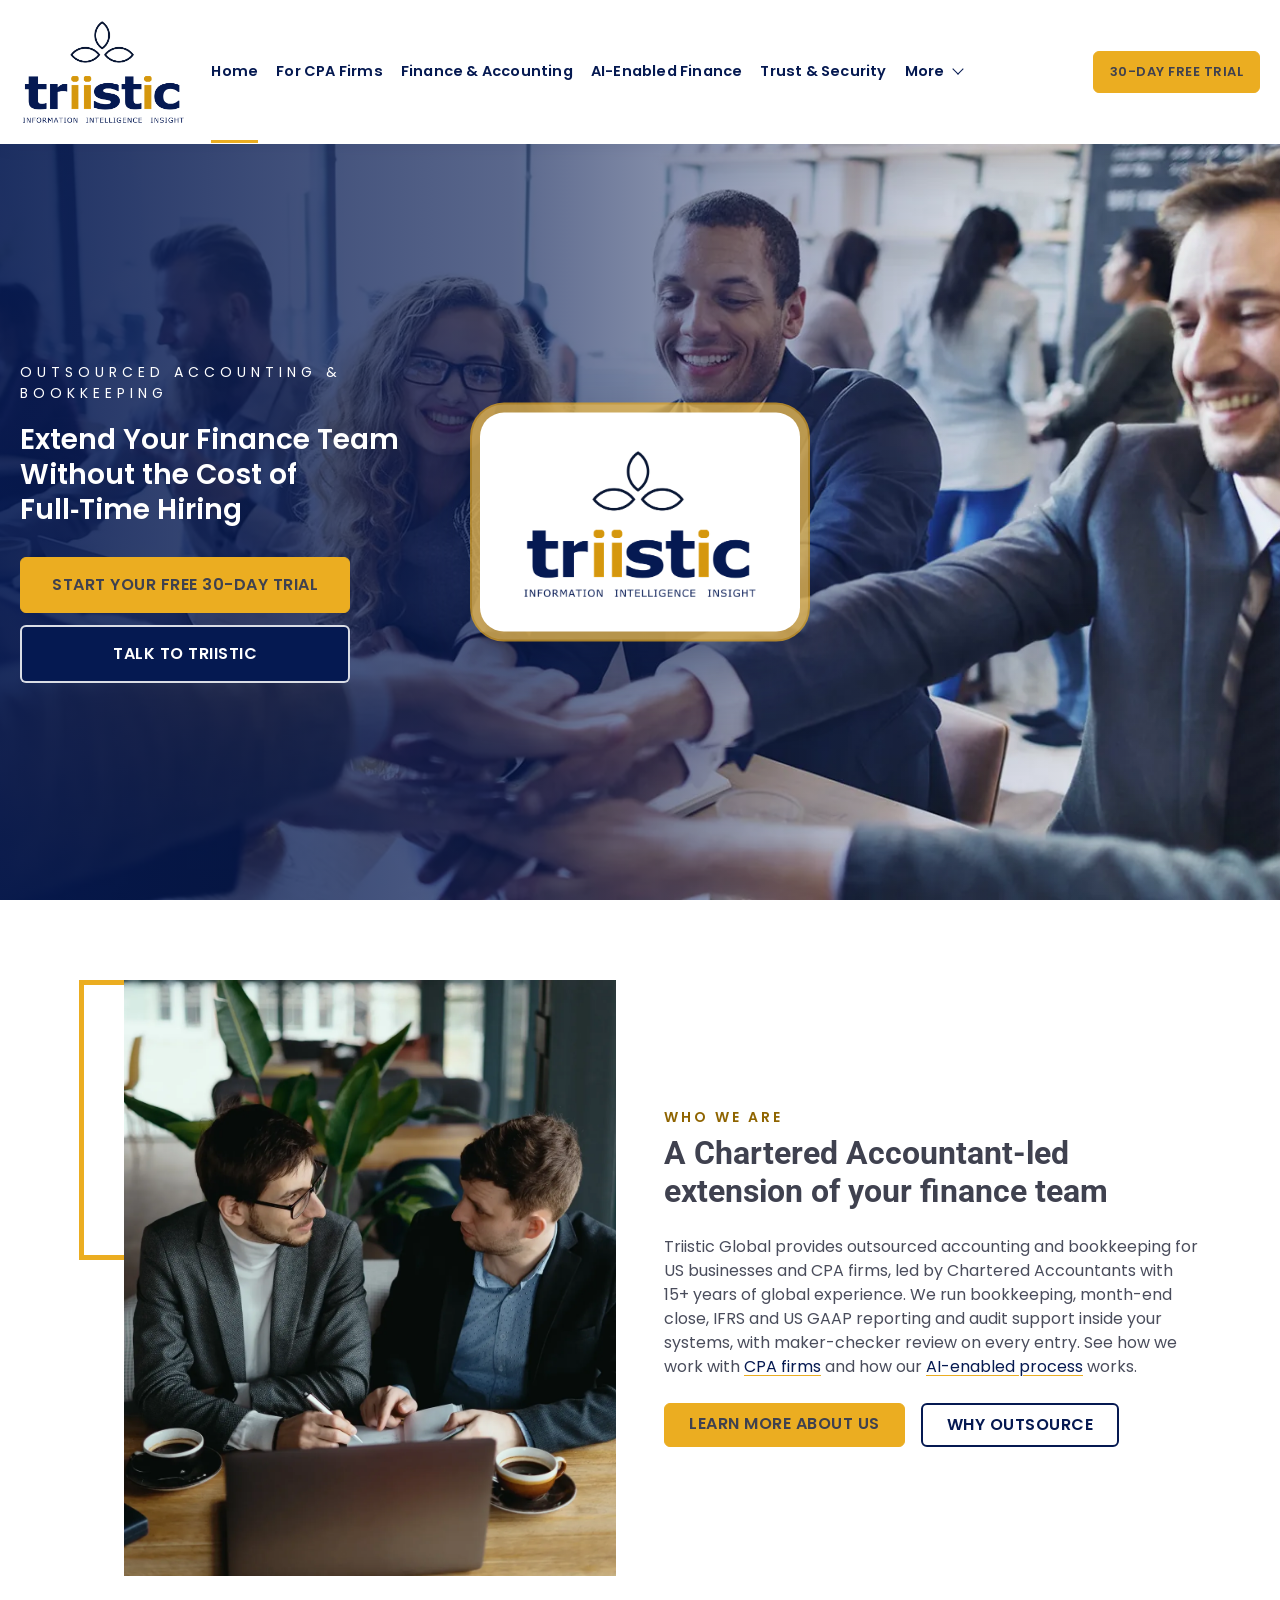
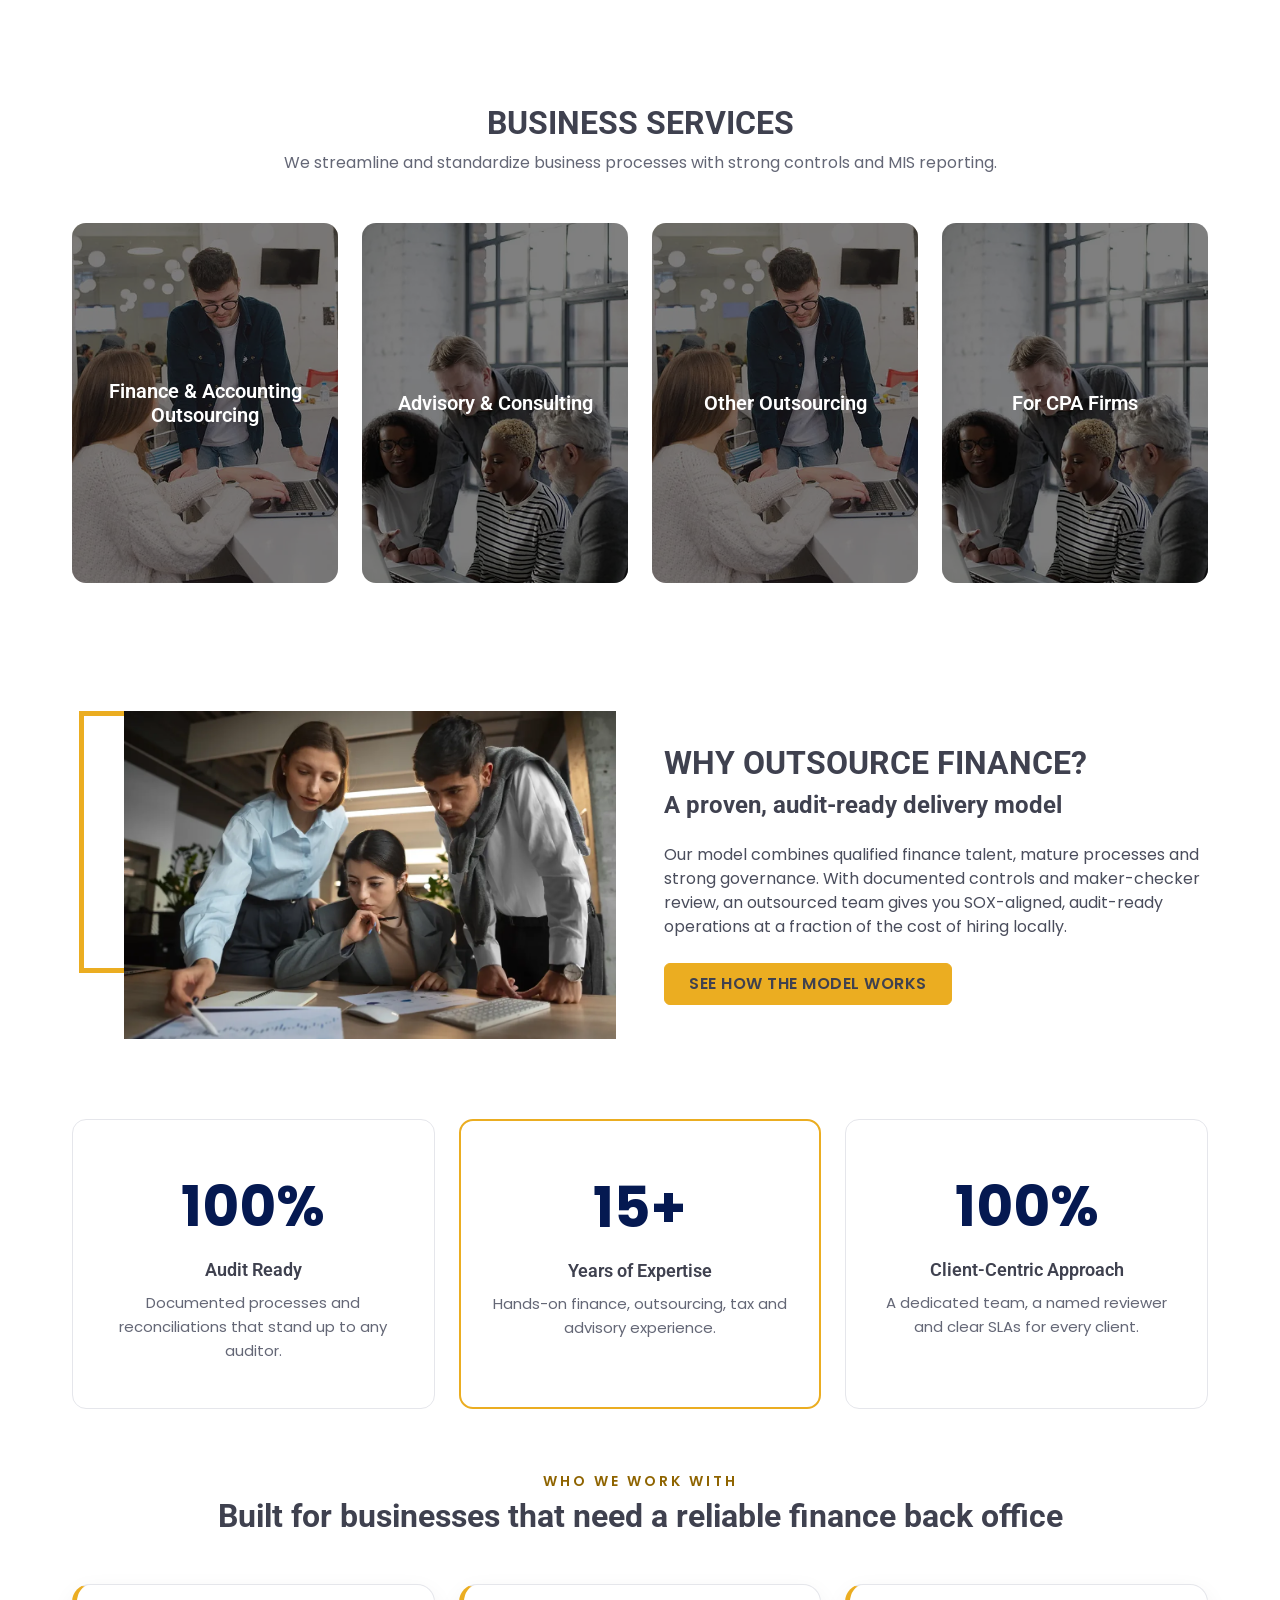
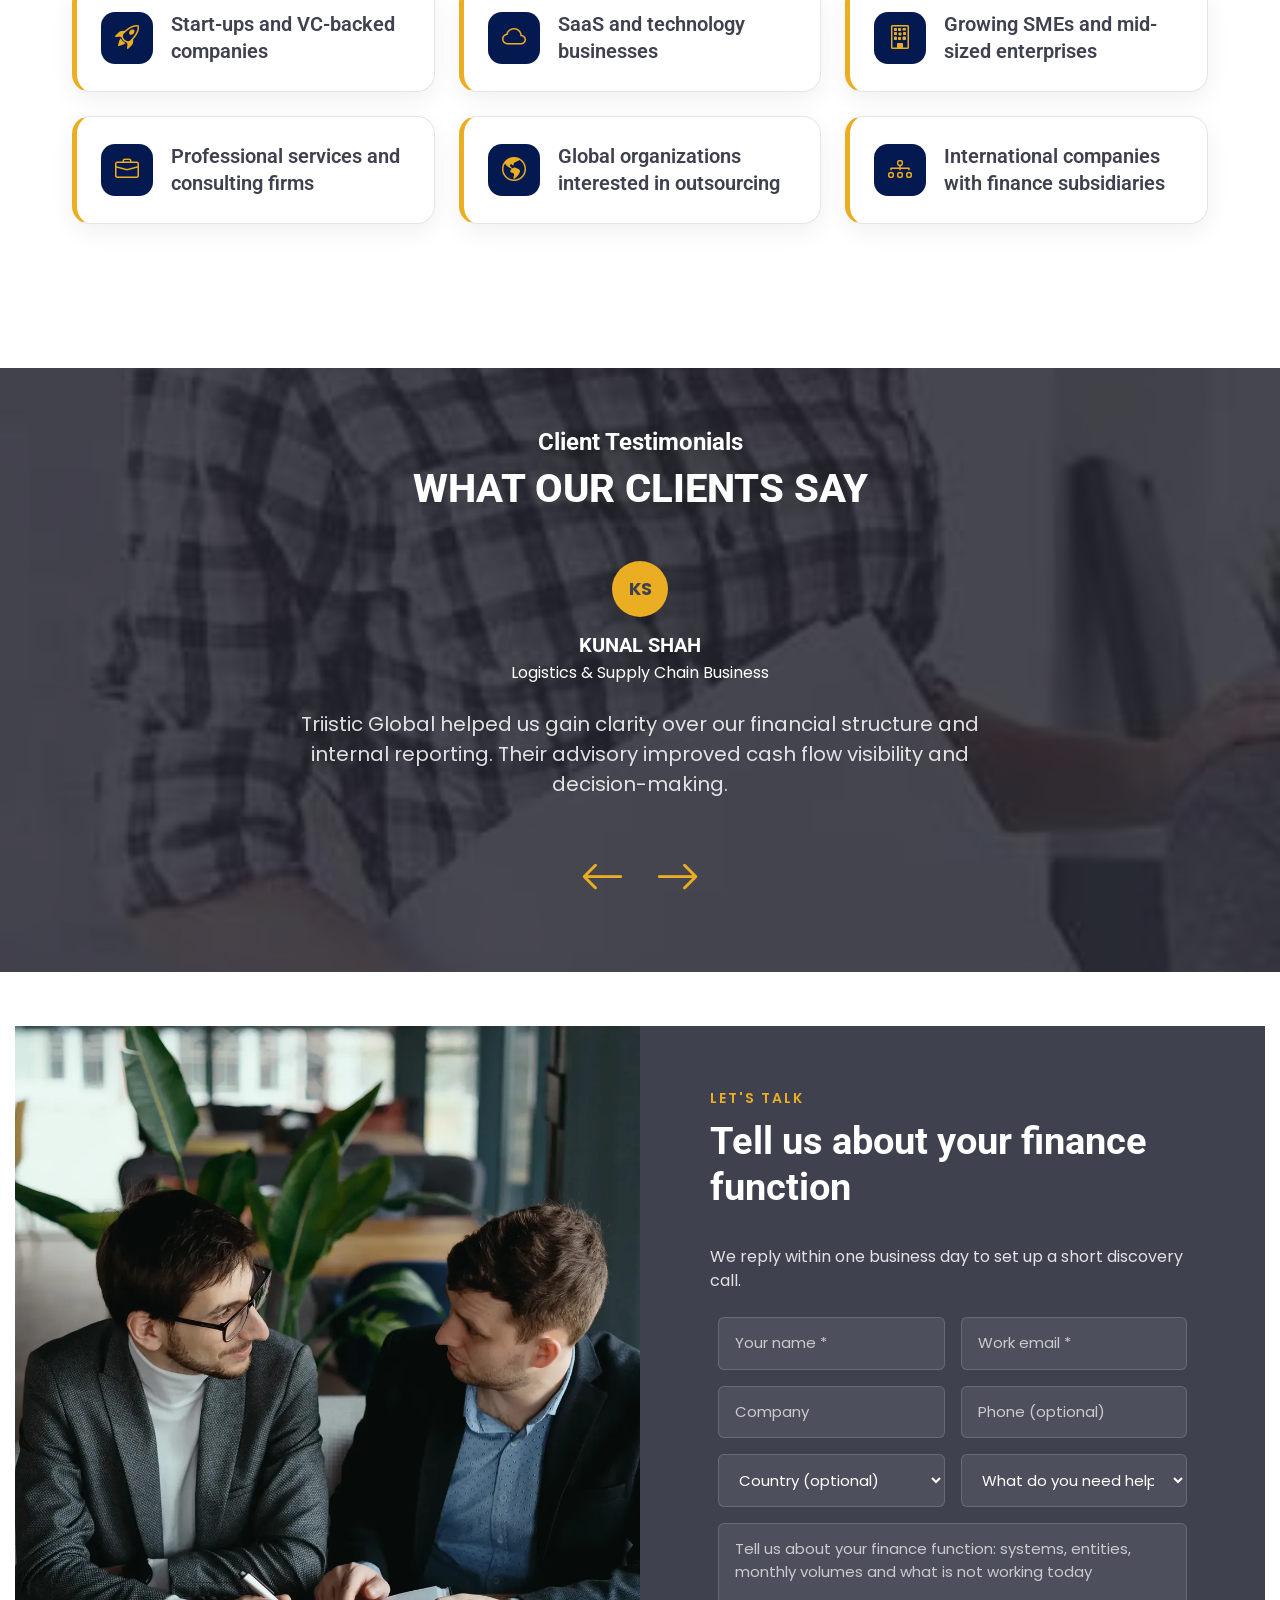
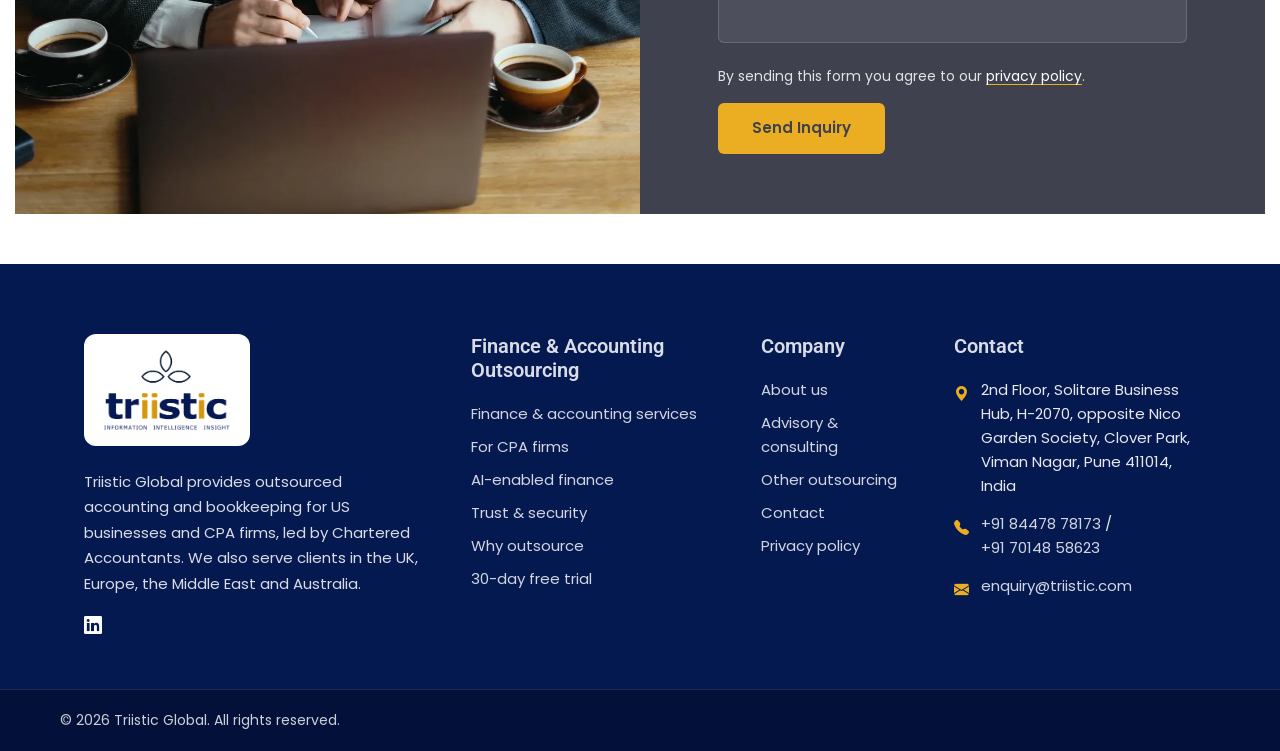
<file: index.html>
<!DOCTYPE html>
<html lang="en-US">

<head>
    <meta charset="utf-8">
    <meta name="viewport" content="width=device-width, initial-scale=1.0">

    <!-- PAGE:META START -->
    <title>Outsourced Accounting for US Businesses | Triistic Global</title>
    <meta name="description" content="Outsourced accounting, bookkeeping, AP/AR, FP&amp;A and controller services for US businesses and CPA firms, led by Chartered Accountants. Try it free for 30 days.">
    <link rel="canonical" href="https://triistic.com/">
    <link rel="alternate" hreflang="en-us" href="https://triistic.com/">
    <link rel="alternate" hreflang="x-default" href="https://triistic.com/">
    <meta property="og:type" content="website">
    <meta property="og:site_name" content="Triistic Global">
    <meta property="og:locale" content="en_US">
    <meta property="og:title" content="Outsourced Accounting for US Businesses | Triistic Global">
    <meta property="og:description" content="Outsourced accounting, bookkeeping, AP/AR, FP&amp;A and controller services for US businesses and CPA firms, led by Chartered Accountants. Try it free for 30 days.">
    <meta property="og:url" content="https://triistic.com/">
    <meta property="og:image" content="https://triistic.com/img/og-image.jpg">
    <meta property="og:image:width" content="1200">
    <meta property="og:image:height" content="630">
    <meta property="og:image:alt" content="Triistic Global - outsourced accounting and bookkeeping">
    <meta name="twitter:card" content="summary_large_image">
    <meta name="twitter:title" content="Outsourced Accounting for US Businesses | Triistic Global">
    <meta name="twitter:description" content="Outsourced accounting, bookkeeping, AP/AR, FP&amp;A and controller services for US businesses and CPA firms, led by Chartered Accountants. Try it free for 30 days.">
    <meta name="twitter:image" content="https://triistic.com/img/og-image.jpg">
    <meta name="twitter:image:alt" content="Triistic Global - outsourced accounting and bookkeeping">
    <!-- PAGE:META END -->

    <!-- SHARED:HEAD START -->
    <link rel="icon" href="favicon.ico" sizes="32x32">
    <link rel="icon" href="favicon.svg" type="image/svg+xml">
    <link rel="apple-touch-icon" href="apple-touch-icon.png">

    <link rel="preconnect" href="https://fonts.googleapis.com">
    <link rel="preconnect" href="https://fonts.gstatic.com" crossorigin>
    <link href="https://fonts.googleapis.com/css2?family=Poppins:wght@400;600&family=Roboto:wght@700;800&display=swap"
        rel="stylesheet">

    <link rel="stylesheet" href="https://cdn.jsdelivr.net/npm/bootstrap-icons@1.10.4/font/bootstrap-icons.css">

    <link href="lib/animate/animate.min.css" rel="stylesheet">
    <link href="lib/owlcarousel/assets/owl.carousel.min.css" rel="stylesheet">
    <link href="css/bootstrap.min.css" rel="stylesheet">
    <link href="css/style.css" rel="stylesheet">

    <!-- CLIENT-ACTION: Google Analytics 4. Replace G-XXXXXXXXXX with the property ID, then remove the comment markers around the two script tags. -->
    <!--
    <script async src="https://www.googletagmanager.com/gtag/js?id=G-XXXXXXXXXX"></script>
    <script>
        window.dataLayer = window.dataLayer || [];
        function gtag() { dataLayer.push(arguments); }
        gtag('js', new Date());
        gtag('config', 'G-XXXXXXXXXX');
    </script>
    -->
    <!-- CLIENT-ACTION: Google Search Console. Paste the HTML-tag verification meta from Search Console on the next line. -->
    <!-- SHARED:HEAD END -->

    <script type="application/ld+json">
    {
      "@context": "https://schema.org",
      "@graph": [
        {
          "@type": "Organization",
          "@id": "https://triistic.com/#organization",
          "name": "Triistic Global",
          "url": "https://triistic.com/",
          "logo": "https://triistic.com/img/triistic-logo.png",
          "email": "enquiry@triistic.com",
          "telephone": "+91-8447878173",
          "address": {
            "@type": "PostalAddress",
            "streetAddress": "2nd Floor, Solitare Business Hub, H-2070, opposite Nico Garden Society, Clover Park, Viman Nagar",
            "addressLocality": "Pune",
            "addressRegion": "Maharashtra",
            "postalCode": "411014",
            "addressCountry": "IN"
          },
          "founder": [
            {
              "@type": "Person",
              "name": "Chetan Prakash Saini",
              "jobTitle": "COO & CFO",
              "sameAs": "https://www.linkedin.com/in/chetan-saini-a4366180"
            },
            {
              "@type": "Person",
              "name": "Swapan Nag",
              "jobTitle": "CMO & CTO",
              "sameAs": "https://www.linkedin.com/in/swapan-nag-92625021/"
            },
            {
              "@type": "Person",
              "name": "Parimal C Dhar",
              "jobTitle": "CSO",
              "sameAs": "https://www.linkedin.com/in/parimal-chandra-dhar-807a8126a/"
            }
          ],
          "contactPoint": [
            {
              "@type": "ContactPoint",
              "contactType": "sales",
              "email": "enquiry@triistic.com",
              "telephone": "+91-8447878173",
              "areaServed": [
                "US",
                "GB",
                "AE",
                "AU"
              ],
              "availableLanguage": [
                "English"
              ]
            }
          ],
          "sameAs": [
            "https://www.linkedin.com/company/110668910/"
          ],
          "areaServed": [
            "United States",
            "United Kingdom",
            "Europe",
            "United Arab Emirates",
            "Australia",
            "India"
          ],
          "description": "Triistic Global provides outsourced accounting and bookkeeping, accounts payable and receivable, FP&A and controller services for US businesses and CPA firms, delivered by a team led by Chartered Accountants.",
          "slogan": "Information. Intelligence. Insight.",
          "knowsAbout": [
            "Outsourced bookkeeping",
            "Outsourced accounting",
            "Accounts payable and receivable",
            "FP&A and management reporting",
            "Controller services",
            "Month-end close",
            "US GAAP and IFRS reporting",
            "SOX internal controls",
            "Accounting for CPA firms"
          ]
        },
        {
          "@type": "WebSite",
          "@id": "https://triistic.com/#website",
          "url": "https://triistic.com/",
          "name": "Triistic Global",
          "publisher": {
            "@id": "https://triistic.com/#organization"
          }
        },
        {
          "@type": "Service",
          "@id": "https://triistic.com/finance-accounting-outsourcing.html#service",
          "name": "Finance & Accounting Outsourcing",
          "serviceType": "Finance and accounting outsourcing",
          "url": "https://triistic.com/finance-accounting-outsourcing.html",
          "description": "Outsourced bookkeeping, accounts payable and receivable, FP&A and controller services delivered by Chartered Accountants.",
          "provider": {
            "@id": "https://triistic.com/#organization"
          },
          "areaServed": [
            "United States",
            "United Kingdom",
            "Europe",
            "United Arab Emirates",
            "Australia",
            "India"
          ],
          "hasOfferCatalog": {
            "@type": "OfferCatalog",
            "name": "Finance & Accounting Outsourcing Services",
            "itemListElement": [
              {
                "@type": "Offer",
                "itemOffered": {
                  "@type": "Service",
                  "name": "Bookkeeping",
                  "url": "https://triistic.com/finance-accounting-outsourcing.html#bookkeeping"
                }
              },
              {
                "@type": "Offer",
                "itemOffered": {
                  "@type": "Service",
                  "name": "Accounts Payable & Receivable",
                  "url": "https://triistic.com/finance-accounting-outsourcing.html#ap-ar"
                }
              },
              {
                "@type": "Offer",
                "itemOffered": {
                  "@type": "Service",
                  "name": "FP&A & Management Reporting",
                  "url": "https://triistic.com/finance-accounting-outsourcing.html#fpa"
                }
              },
              {
                "@type": "Offer",
                "itemOffered": {
                  "@type": "Service",
                  "name": "Controller Services",
                  "url": "https://triistic.com/finance-accounting-outsourcing.html#controller"
                }
              }
            ]
          }
        }
      ]
    }
    </script>
</head>

<body>
    <!-- SHARED:HEADER START -->
    <header class="site-header" id="siteHeader">
        <nav class="navbar navbar-expand-xl navbar-light" aria-label="Main navigation">
            <div class="container site-nav">

                <a href="index.html" class="navbar-brand site-logo active" aria-label="Triistic Global home" aria-current="page">
                    <img width="640" height="413" src="img/triistic-logo.webp" alt="Triistic Global">
                </a>

                <a href="tel:+918447878173" class="nav-icon d-xl-none ms-auto me-2" aria-label="Call +91 84478 78173"><i class="bi bi-telephone"></i></a>
                <button class="navbar-toggler" type="button" data-bs-toggle="collapse" data-bs-target="#navbarCollapse"
                    aria-controls="navbarCollapse" aria-expanded="false" aria-label="Toggle navigation">
                    <span class="navbar-toggler-icon"></span>
                </button>

                <div class="collapse navbar-collapse" id="navbarCollapse">
                    <ul class="navbar-nav main-links">
                        <li class="nav-item"><a href="index.html" class="nav-link active" aria-current="page">Home</a></li>
                        <li class="nav-item"><a href="outsourcing-for-cpa-firms.html" class="nav-link">For CPA Firms</a></li>
                        <li class="nav-item"><a href="finance-accounting-outsourcing.html" class="nav-link">Finance &amp; Accounting</a></li>
                        <li class="nav-item"><a href="ai-enabled-finance.html" class="nav-link">AI-Enabled Finance</a></li>
                        <li class="nav-item"><a href="trust-and-security.html" class="nav-link">Trust &amp; Security</a></li>
                        <li class="nav-item dropdown">
                            <a href="about.html" class="nav-link dropdown-toggle" data-bs-toggle="dropdown"
                                aria-expanded="false">More</a>
                            <div class="dropdown-menu">
                                <a href="advisory-consulting.html" class="dropdown-item">Advisory &amp; consulting</a>
                                <a href="business-process-outsourcing.html" class="dropdown-item">Other outsourcing</a>
                                <a href="about.html" class="dropdown-item">About us</a>
                                <a href="contact.html" class="dropdown-item">Contact</a>
                            </div>
                        </li>
                    </ul>
                    <div class="nav-actions">
                        <ul class="navbar-nav nav-icons">
                            <li class="d-none d-xxl-block"><a href="tel:+918447878173" class="nav-icon" aria-label="Call +91 84478 78173"><i class="bi bi-telephone"></i></a></li>
                            <li class="d-xl-none"><a href="mailto:enquiry@triistic.com" class="nav-icon" aria-label="Email enquiry@triistic.com"><i class="bi bi-envelope"></i></a></li>
                            <li class="d-xl-none"><a href="https://www.linkedin.com/company/110668910/" class="nav-icon" target="_blank" rel="noopener" aria-label="Triistic Global on LinkedIn"><i class="bi bi-linkedin"></i></a></li>
                            <li class="d-xl-none"><a href="contact.html#reach" class="nav-icon" aria-label="Our office address"><i class="bi bi-geo-alt"></i></a></li>
                        </ul>
                        <a href="free-trial.html" class="btn btn-primary nav-cta">30-Day Free Trial</a>
                    </div>
                </div>
            </div>
        </nav>
    </header>
    <!-- SHARED:HEADER END -->

    <!-- ================= HERO ================= -->
    <section class="hero" aria-label="Introduction">
        <img width="1920" height="800" class="hero-bg" src="img/slider1.webp" fetchpriority="high"
            alt="Finance team members joining hands over a meeting table">
        <div class="container hero-content">
            <div class="hero-text">
                <p class="hero-kicker animated fadeInDown">Outsourced Accounting &amp; Bookkeeping</p>
                <h1 class="hero-title animated fadeInUp">Extend Your Finance Team Without the Cost of Full&#8209;Time Hiring</h1>
                <div class="hero-actions">
                    <!-- CLIENT-CONFIRM: the 30-day free trial terms (what is included, who qualifies) before launch. -->
                    <a href="free-trial.html" class="btn btn-primary">Start Your Free 30-Day Trial</a>
                    <a href="contact.html" class="btn btn-navy">Talk to Triistic</a>
                </div>
            </div>
            <div class="hero-logo animated zoomIn">
                <img width="640" height="413" src="img/triistic-logo.webp" alt="Triistic Global logo">
            </div>
        </div>
    </section>

    <!-- ================= INTRO ================= -->
    <div class="container-fluid pt-6 pb-6">
        <div class="container">
            <div class="row g-5 align-items-center">

                <div class="col-lg-6 wow fadeIn" data-wow-delay="0.1s">
                    <div class="about-img">
                        <img width="1200" height="1454" class="img-fluid w-100" src="img/about7.webp" loading="lazy"
                            alt="Two accountants reviewing figures together on a laptop">
                    </div>
                </div>

                <div class="col-lg-6 wow fadeIn" data-wow-delay="0.5s">
                    <p class="h4 section-kicker mb-2">Who We Are</p>
                    <h2 class="mb-4">A Chartered Accountant-led extension of your finance team</h2>

                    <p class="mb-4">
                        Triistic Global provides outsourced accounting and bookkeeping for US businesses and CPA firms,
                        led by Chartered Accountants with 15+ years of global experience. We run bookkeeping,
                        month-end close, IFRS and US GAAP reporting and audit support inside your systems, with
                        maker-checker review on every entry. See how we work with
                        <a href="outsourcing-for-cpa-firms.html">CPA firms</a> and how our
                        <a href="ai-enabled-finance.html">AI-enabled process</a> works.
                    </p>

                    <div class="d-flex flex-wrap gap-3 mt-4">
                        <a href="about.html" class="btn btn-primary px-4 py-2">Learn More About Us</a>
                        <a href="why-outsource-finance.html" class="btn btn-outline-primary px-4 py-2">Why Outsource</a>
                    </div>
                </div>
            </div>
        </div>
    </div>

    <!-- ================= BUSINESS SERVICES (flip cards) ================= -->
    <section class="services-section py-5">
        <div class="container">

            <div class="text-center mb-5">
                <h2 class="fw-bold text-uppercase">Business Services</h2>
                <p class="text-muted">
                    We streamline and standardize business processes with strong controls and MIS reporting.
                </p>
            </div>

            <div class="row g-4">

                <div class="col-lg-3 col-md-6">
                    <div class="flip-card">
                        <div class="flip-inner">

                            <div class="flip-front">
                                <img width="560" height="590" src="img/services2.webp" alt="Finance and accounting outsourcing" loading="lazy">
                                <h3 class="h5">Finance &amp; Accounting Outsourcing</h3>
                            </div>

                            <div class="flip-back">
                                <h3 class="h5">Finance &amp; Accounting Outsourcing</h3>
                                <p>
                                    AI-enabled finance and accounting outsourcing delivering accuracy, compliance, and
                                    cost efficiency, enabling faster closes, deeper insights, and lower costs.
                                </p>
                                <a href="finance-accounting-outsourcing.html" class="btn btn-outline-light btn-sm">Read More</a>
                            </div>

                        </div>
                    </div>
                </div>

                <div class="col-lg-3 col-md-6">
                    <div class="flip-card">
                        <div class="flip-inner">

                            <div class="flip-front">
                                <img width="560" height="590" src="img/services3.webp" alt="Advisory and consulting" loading="lazy">
                                <h3 class="h5">Advisory &amp; Consulting</h3>
                            </div>

                            <div class="flip-back">
                                <h3 class="h5">Advisory &amp; Consulting</h3>
                                <p>
                                    Strategic advisory and consulting that drives informed decisions, performance
                                    improvement, and sustainable growth.
                                </p>
                                <a href="advisory-consulting.html" class="btn btn-outline-light btn-sm">Read More</a>
                            </div>

                        </div>
                    </div>
                </div>

                <div class="col-lg-3 col-md-6">
                    <div class="flip-card">
                        <div class="flip-inner">

                            <div class="flip-front">
                                <img width="560" height="590" src="img/services2.webp" alt="Other outsourcing services" loading="lazy">
                                <h3 class="h5">Other Outsourcing</h3>
                            </div>

                            <div class="flip-back">
                                <h3 class="h5">Other Outsourcing</h3>
                                <p>
                                    End-to-end process management with accuracy
                                    and reduced operational cost.
                                </p>
                                <a href="business-process-outsourcing.html" class="btn btn-outline-light btn-sm">Read More</a>
                            </div>

                        </div>
                    </div>
                </div>

                <div class="col-lg-3 col-md-6">
                    <div class="flip-card">
                        <div class="flip-inner">

                            <div class="flip-front">
                                <img width="560" height="590" src="img/services3.webp" alt="Accountants working with a CPA firm" loading="lazy">
                                <h3 class="h5">For CPA Firms</h3>
                            </div>

                            <div class="flip-back">
                                <h3 class="h5">For CPA Firms</h3>
                                <p>
                                    Dedicated Chartered Accountants who plug into your firm and
                                    scale with tax season.
                                </p>
                                <a href="outsourcing-for-cpa-firms.html" class="btn btn-outline-light btn-sm">Read More</a>
                            </div>

                        </div>
                    </div>
                </div>

            </div>
        </div>
    </section>

    <!-- ================= WHY OUTSOURCE TEASER ================= -->
    <div class="container-fluid pt-6 pb-6">
        <div class="container">
            <div class="row g-5 align-items-center">

                <div class="col-lg-6 wow fadeIn" data-wow-delay="0.1s">
                    <div class="about-img">
                        <img width="1200" height="801" class="img-fluid w-100" src="img/home2.webp" loading="lazy"
                            alt="Finance team reviewing printed reports together at a desk">
                    </div>
                </div>

                <div class="col-lg-6 wow fadeIn" data-wow-delay="0.5s">
                    <h2 class="text-uppercase mb-2">Why Outsource Finance?</h2>
                    <h3 class="h4 mb-4">A proven, audit-ready delivery model</h3>

                    <p class="mb-4">
                        Our model combines qualified finance talent, mature processes and strong governance. With
                        documented controls and maker-checker review, an outsourced team gives you SOX-aligned,
                        audit-ready operations at a fraction of the cost of hiring locally.
                    </p>

                    <div class="d-flex justify-content-start mt-4">
                        <a href="why-outsource-finance.html" class="btn btn-primary px-4 py-2">
                            See How the Model Works
                        </a>
                    </div>
                </div>
            </div>
        </div>
    </div>

    <!-- ================= STATS ================= -->
    <section class="company-stats" aria-label="Triistic Global experience and approach">
        <div class="container">
            <div class="row g-4 text-center">

                <div class="col-lg-4 col-md-4 col-sm-12">
                    <div class="stat-card">
                        <span class="stat-value">100%</span>
                        <h3 class="h5">Audit Ready</h3>
                        <p>Documented processes and reconciliations that stand up to any auditor.</p>
                    </div>
                </div>

                <div class="col-lg-4 col-md-4 col-sm-12">
                    <div class="stat-card featured">
                        <span class="stat-value">15+</span>
                        <h3 class="h5">Years of Expertise</h3>
                        <p>Hands-on finance, outsourcing, tax and advisory experience.</p>
                    </div>
                </div>

                <div class="col-lg-4 col-md-4 col-sm-12">
                    <div class="stat-card">
                        <span class="stat-value">100%</span>
                        <h3 class="h5">Client-Centric Approach</h3>
                        <p>A dedicated team, a named reviewer and clear SLAs for every client.</p>
                    </div>
                </div>

            </div>
        </div>
    </section>

    <!-- ================= WHO WE WORK WITH ================= -->
    <section class="why-choose-section py-6">
        <div class="container">
            <div class="text-center mb-5">
                <p class="h4 section-kicker mb-2">Who We Work With</p>
                <h2 class="fw-bold">Built for businesses that need a reliable finance back office</h2>
            </div>

            <div class="row g-4">
                <div class="col-lg-4 col-md-6">
                    <div class="why-card why-card-compact h-100">
                        <div class="why-icon"><i class="bi bi-rocket-takeoff"></i></div>
                        <h3 class="h5">Start-ups and VC-backed companies</h3>
                    </div>
                </div>
                <div class="col-lg-4 col-md-6">
                    <div class="why-card why-card-compact h-100">
                        <div class="why-icon"><i class="bi bi-cloud"></i></div>
                        <h3 class="h5">SaaS and technology businesses</h3>
                    </div>
                </div>
                <div class="col-lg-4 col-md-6">
                    <div class="why-card why-card-compact h-100">
                        <div class="why-icon"><i class="bi bi-building"></i></div>
                        <h3 class="h5">Growing SMEs and mid-sized enterprises</h3>
                    </div>
                </div>
                <div class="col-lg-4 col-md-6">
                    <div class="why-card why-card-compact h-100">
                        <div class="why-icon"><i class="bi bi-briefcase"></i></div>
                        <h3 class="h5">Professional services and consulting firms</h3>
                    </div>
                </div>
                <div class="col-lg-4 col-md-6">
                    <div class="why-card why-card-compact h-100">
                        <div class="why-icon"><i class="bi bi-globe-americas"></i></div>
                        <h3 class="h5">Global organizations interested in outsourcing</h3>
                    </div>
                </div>
                <div class="col-lg-4 col-md-6">
                    <div class="why-card why-card-compact h-100">
                        <div class="why-icon"><i class="bi bi-diagram-3"></i></div>
                        <h3 class="h5">International companies with finance subsidiaries</h3>
                    </div>
                </div>
            </div>
        </div>
    </section>

    <!-- ================= TESTIMONIALS ================= -->
    <div class="container-fluid pt-6 pb-6 testimonial-section-bg">
        <div class="container">
            <div class="text-center mx-auto wow fadeInUp" data-wow-delay="0.1s" style="max-width: 600px;">
                <p class="h4">Client Testimonials</p>
                <h2 class="display-6 text-uppercase mb-5">What Our Clients Say</h2>
            </div>

            <div class="row justify-content-center">
                <div class="col-lg-8 mx-auto wow fadeInUp" data-wow-delay="0.5s">
                    <!-- CLIENT-CONFIRM: these four quotes come from advisory clients in India. Replace them with finance-outsourcing clients, ideally overseas, as soon as permissions are available. -->
                    <div class="owl-carousel testimonial-carousel">

                        <div class="testimonial-item text-center">
                            <div class="d-flex flex-column align-items-center mb-4">
                                <div class="initial-avatar small mb-3" aria-hidden="true">KS</div>
                                <h3 class="h5 text-uppercase mb-1">Kunal Shah</h3>
                                <span>Logistics &amp; Supply Chain Business</span>
                            </div>
                            <p class="fs-5">
                                Triistic Global helped us gain clarity over our financial structure and internal
                                reporting. Their advisory improved cash flow visibility and decision-making.
                            </p>
                        </div>

                        <div class="testimonial-item text-center">
                            <div class="d-flex flex-column align-items-center mb-4">
                                <div class="initial-avatar small mb-3" aria-hidden="true">PN</div>
                                <h3 class="h5 text-uppercase mb-1">Priya Nair</h3>
                                <span>Healthcare Startup Founder</span>
                            </div>
                            <p class="fs-5">
                                Their structured financial planning and compliance guidance made our business
                                investor-ready and scalable.
                            </p>
                        </div>

                        <div class="testimonial-item text-center">
                            <div class="d-flex flex-column align-items-center mb-4">
                                <div class="initial-avatar small mb-3" aria-hidden="true">RK</div>
                                <h3 class="h5 text-uppercase mb-1">Ramesh Kulkarni</h3>
                                <span>Engineering Services Firm</span>
                            </div>
                            <p class="fs-5">
                                Triistic Global helped us move from owner-driven decisions to a structured and
                                professionally managed system.
                            </p>
                        </div>

                        <div class="testimonial-item text-center">
                            <div class="d-flex flex-column align-items-center mb-4">
                                <div class="initial-avatar small mb-3" aria-hidden="true">SJ</div>
                                <h3 class="h5 text-uppercase mb-1">Sneha Joshi</h3>
                                <span>Professional Services Company</span>
                            </div>
                            <p class="fs-5">
                                Their tax planning and reporting framework ensured compliance while improving overall
                                financial control.
                            </p>
                        </div>

                    </div>
                </div>
            </div>
        </div>
    </div>

    <!-- ================= CONTACT CTA ================= -->
    <section class="contact-cta-section pt-1" id="enquiry">
        <div class="container-fluid px-0">
            <div class="row g-0 align-items-stretch">

                <div class="col-lg-6 contact-cta-image" role="img" aria-label="Two accountants working together at a laptop">
                </div>

                <div class="col-lg-6 contact-cta-form">
                    <div class="form-wrapper">
                        <span class="cta-subtitle">LET'S TALK</span>
                        <h2 class="cta-title">Tell us about your finance function</h2>
                        <p class="mb-4">We reply within one business day to set up a short discovery call.</p>

                        <!-- SHARED:FORM START -->
                        <form action="send-mail.php" method="POST" class="enquiry-form">
                            <input type="hidden" name="form_type" value="Home Page Inquiry">
                            <input type="hidden" name="subject" value="New inquiry from triistic.com">
                            <input type="checkbox" name="botcheck" class="botcheck" tabindex="-1" autocomplete="off" aria-hidden="true">

                            <div class="row g-3">
                                <div class="col-md-6">
                                    <label for="f-name" class="visually-hidden">Your name</label>
                                    <input id="f-name" type="text" name="name" class="cta-input" placeholder="Your name *" required>
                                </div>
                                <div class="col-md-6">
                                    <label for="f-email" class="visually-hidden">Work email</label>
                                    <input id="f-email" type="email" name="email" class="cta-input" placeholder="Work email *" required>
                                </div>
                                <div class="col-md-6">
                                    <label for="f-company" class="visually-hidden">Company</label>
                                    <input id="f-company" type="text" name="company" class="cta-input" placeholder="Company">
                                </div>
                                <div class="col-md-6">
                                    <label for="f-phone" class="visually-hidden">Phone</label>
                                    <input id="f-phone" type="tel" name="phone" class="cta-input" placeholder="Phone (optional)">
                                </div>
                                <div class="col-md-6">
                                    <label for="f-country" class="visually-hidden">Country</label>
                                    <select id="f-country" name="country" class="cta-input">
                                        <option value="" selected>Country (optional)</option>
                                        <option>United States</option>
                                        <option>United Kingdom</option>
                                        <option>Europe</option>
                                        <option>United Arab Emirates / Middle East</option>
                                        <option>Australia / New Zealand</option>
                                        <option>India</option>
                                        <option>Other</option>
                                    </select>
                                </div>
                                <div class="col-md-6">
                                    <label for="f-service" class="visually-hidden">What do you need help with?</label>
                                    <select id="f-service" name="service" class="cta-input" required>
                                        <option value="" disabled selected>What do you need help with? *</option>
                                        <option>Bookkeeping</option>
                                        <option>Accounts payable and receivable</option>
                                        <option>FP&amp;A and management reporting</option>
                                        <option>Controller services</option>
                                        <option>Full finance function outsourcing</option>
                                        <option>Advisory and consulting</option>
                                        <option>Other outsourcing (HR, payroll, tax, IT)</option>
                                        <option>Something else</option>
                                    </select>
                                </div>
                                <div class="col-12">
                                    <label for="f-message" class="visually-hidden">Message</label>
                                    <textarea id="f-message" name="message" class="cta-input cta-textarea" rows="4"
                                        placeholder="Tell us about your finance function: systems, entities, monthly volumes and what is not working today"></textarea>
                                </div>
                                <div class="col-12">
                                    <p class="small mb-3">By sending this form you agree to our
                                        <a href="privacy-policy.html">privacy policy</a>.</p>
                                    <button type="submit" class="cta-btn">Send Inquiry</button>
                                </div>
                            </div>
                        </form>
                        <!-- SHARED:FORM END -->
                    </div>
                </div>

            </div>
        </div>
    </section>

    <!-- SHARED:FOOTER START -->
    <footer class="cy-footer">
        <div class="container">
            <div class="row g-4 g-lg-5 align-items-start">

                <div class="col-lg-4 col-md-6">
                    <a href="index.html" class="footer-logo d-inline-block mb-3" aria-label="Triistic Global home">
                        <img width="640" height="413" src="img/triistic-logo.webp" alt="Triistic Global" loading="lazy">
                    </a>
                    <p class="footer-text">
                        Triistic Global provides outsourced accounting and bookkeeping for US businesses and CPA firms,
                        led by Chartered Accountants. We also serve clients in the UK, Europe, the Middle East and
                        Australia.
                    </p>
                    <div class="footer-social mt-3">
                        <a href="https://www.linkedin.com/company/110668910/" target="_blank" rel="noopener"
                            aria-label="Triistic Global on LinkedIn"><i class="bi bi-linkedin"></i></a>
                    </div>
                </div>

                <div class="col-lg-3 col-md-6">
                    <h3 class="h5 footer-title">Finance &amp; Accounting Outsourcing</h3>
                    <ul class="footer-links">
                        <li><a href="finance-accounting-outsourcing.html">Finance &amp; accounting services</a></li>
                        <li><a href="outsourcing-for-cpa-firms.html">For CPA firms</a></li>
                        <li><a href="ai-enabled-finance.html">AI-enabled finance</a></li>
                        <li><a href="trust-and-security.html">Trust &amp; security</a></li>
                        <li><a href="why-outsource-finance.html">Why outsource</a></li>
                        <li><a href="free-trial.html">30-day free trial</a></li>
                    </ul>
                </div>

                <div class="col-lg-2 col-md-6">
                    <h3 class="h5 footer-title">Company</h3>
                    <ul class="footer-links">
                        <li><a href="about.html">About us</a></li>
                        <li><a href="advisory-consulting.html">Advisory &amp; consulting</a></li>
                        <li><a href="business-process-outsourcing.html">Other outsourcing</a></li>
                        <li><a href="contact.html">Contact</a></li>
                        <li><a href="privacy-policy.html">Privacy policy</a></li>
                    </ul>
                </div>

                <div class="col-lg-3 col-md-6">
                    <h3 class="h5 footer-title">Contact</h3>
                    <ul class="footer-contact">
                        <li>
                            <i class="bi bi-geo-alt-fill"></i>
                            <!-- CLIENT-CONFIRM: building name spelling ("Solitare" as on the previous site). -->
                            2nd Floor, Solitare Business Hub, H-2070, opposite Nico Garden Society, Clover Park,
                            Viman Nagar, Pune 411014, India
                        </li>
                        <li>
                            <i class="bi bi-telephone-fill"></i>
                            <span><a href="tel:+918447878173">+91 84478 78173</a> / <a href="tel:+917014858623">+91 70148 58623</a></span>
                        </li>
                        <li>
                            <i class="bi bi-envelope-fill"></i>
                            <a href="mailto:enquiry@triistic.com">enquiry@triistic.com</a>
                        </li>
                    </ul>
                </div>

            </div>
        </div>

        <div class="footer-bottom">
            <div class="container d-flex flex-column flex-md-row justify-content-between align-items-center gap-2">
                <!-- CLIENT-CONFIRM: add the registered legal entity name, for example "Triistic Global Private Limited". -->
                <p>&copy; 2026 Triistic Global. All rights reserved.</p>
                <!-- The template licence (CC BY 4.0, HTML Codex) requires this credit unless a credit-removal licence is purchased. See tools/TEMPLATE-LICENSE-htmlcodex.txt. -->
            </div>
        </div>
    </footer>

    <a href="#" class="btn btn-lg btn-primary btn-lg-square back-to-top" aria-label="Back to top"><i class="bi bi-arrow-up"></i></a>
    <!-- SHARED:FOOTER END -->

    <!-- SHARED:SCRIPTS START -->
    <script src="https://ajax.googleapis.com/ajax/libs/jquery/3.6.1/jquery.min.js"></script>
    <script src="https://cdn.jsdelivr.net/npm/bootstrap@5.0.0/dist/js/bootstrap.bundle.min.js"></script>
    <script src="lib/wow/wow.min.js"></script>
    <script src="lib/easing/easing.min.js"></script>
    <script src="lib/owlcarousel/owl.carousel.min.js"></script>
    <script src="js/main.js"></script>
    <!-- SHARED:SCRIPTS END -->

    <!--Start of Tawk.to Script-->
    <script type="text/javascript">
    var Tawk_API=Tawk_API||{}, Tawk_LoadStart=new Date();
    (function(){
    var s1=document.createElement("script"),s0=document.getElementsByTagName("script")[0];
    s1.async=true;
    s1.src='https://embed.tawk.to/6ae87f8ada59243c3733fef8/1k6e34dia';
    s1.charset='UTF-8';
    s1.setAttribute('crossorigin','*');
    s0.parentNode.insertBefore(s1,s0);
    })();
    </script>
    <!--End of Tawk.to Script-->
</body>

</html>
</file>
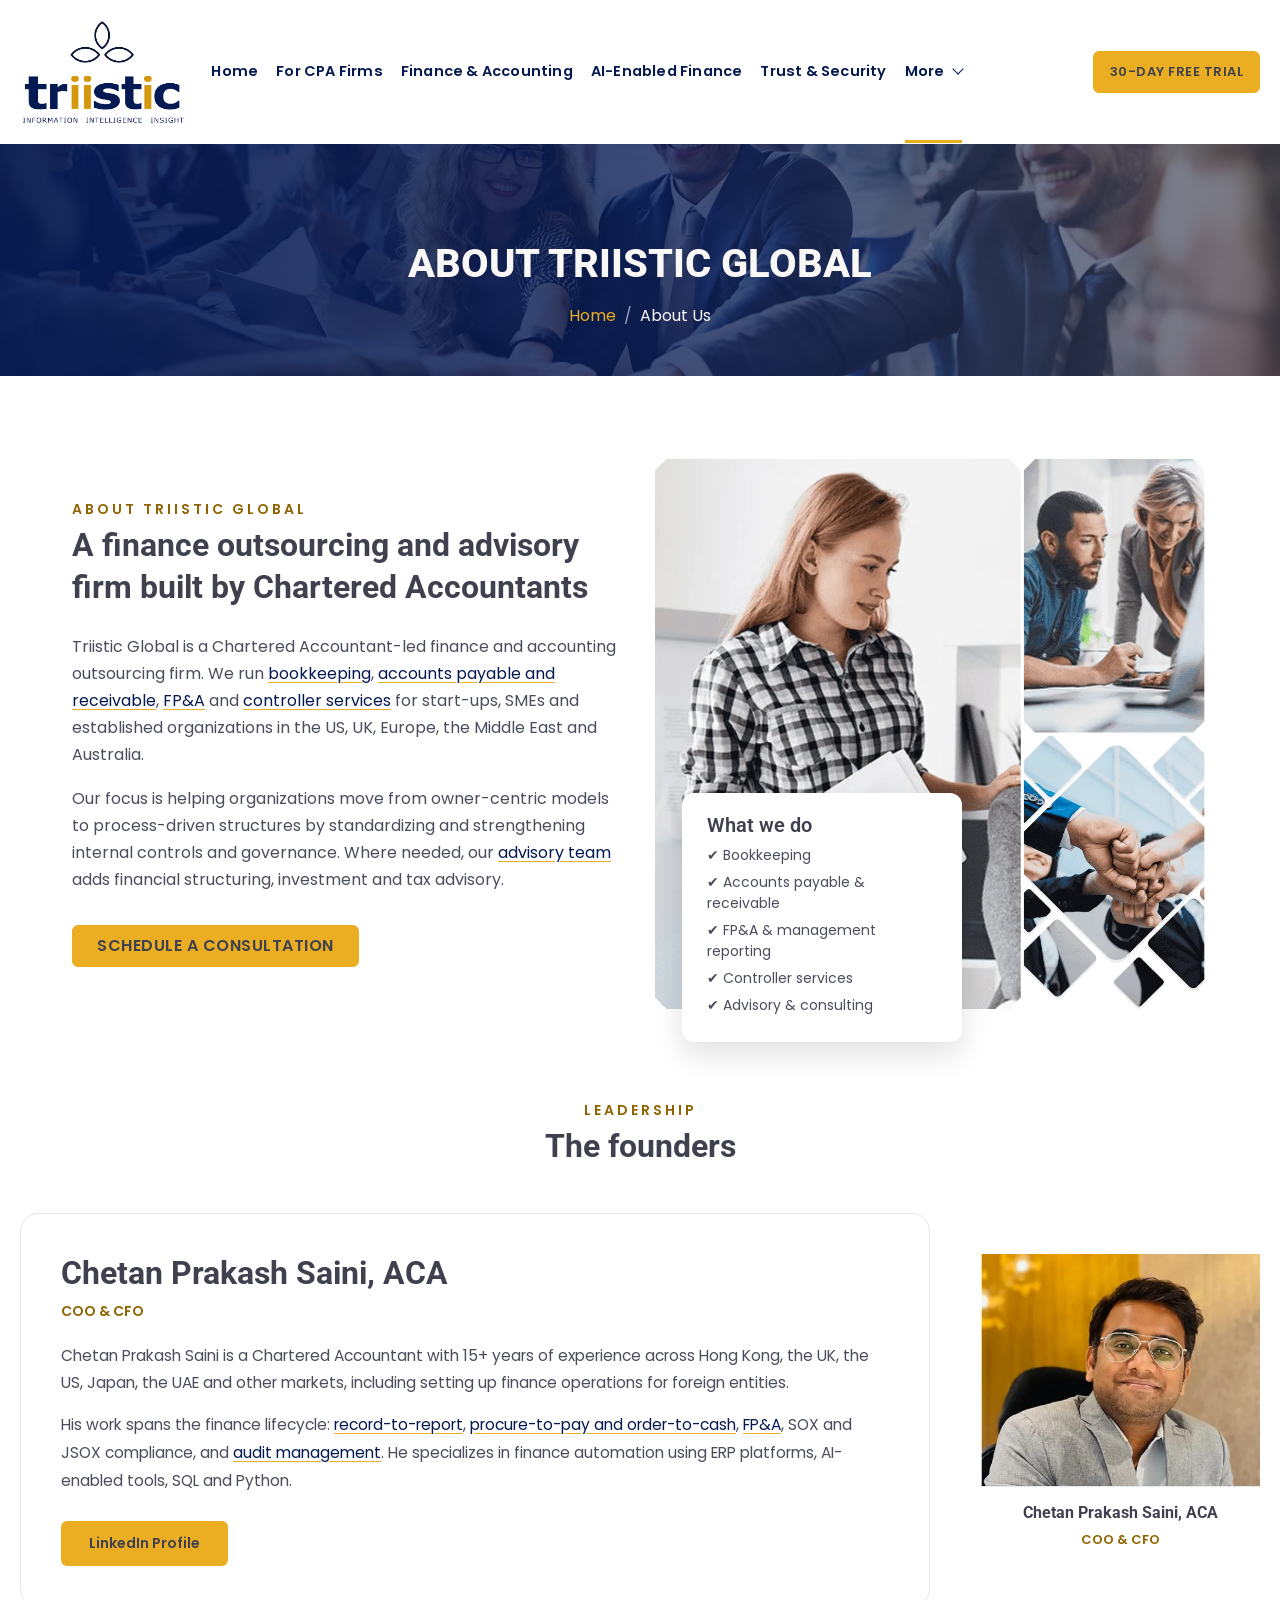
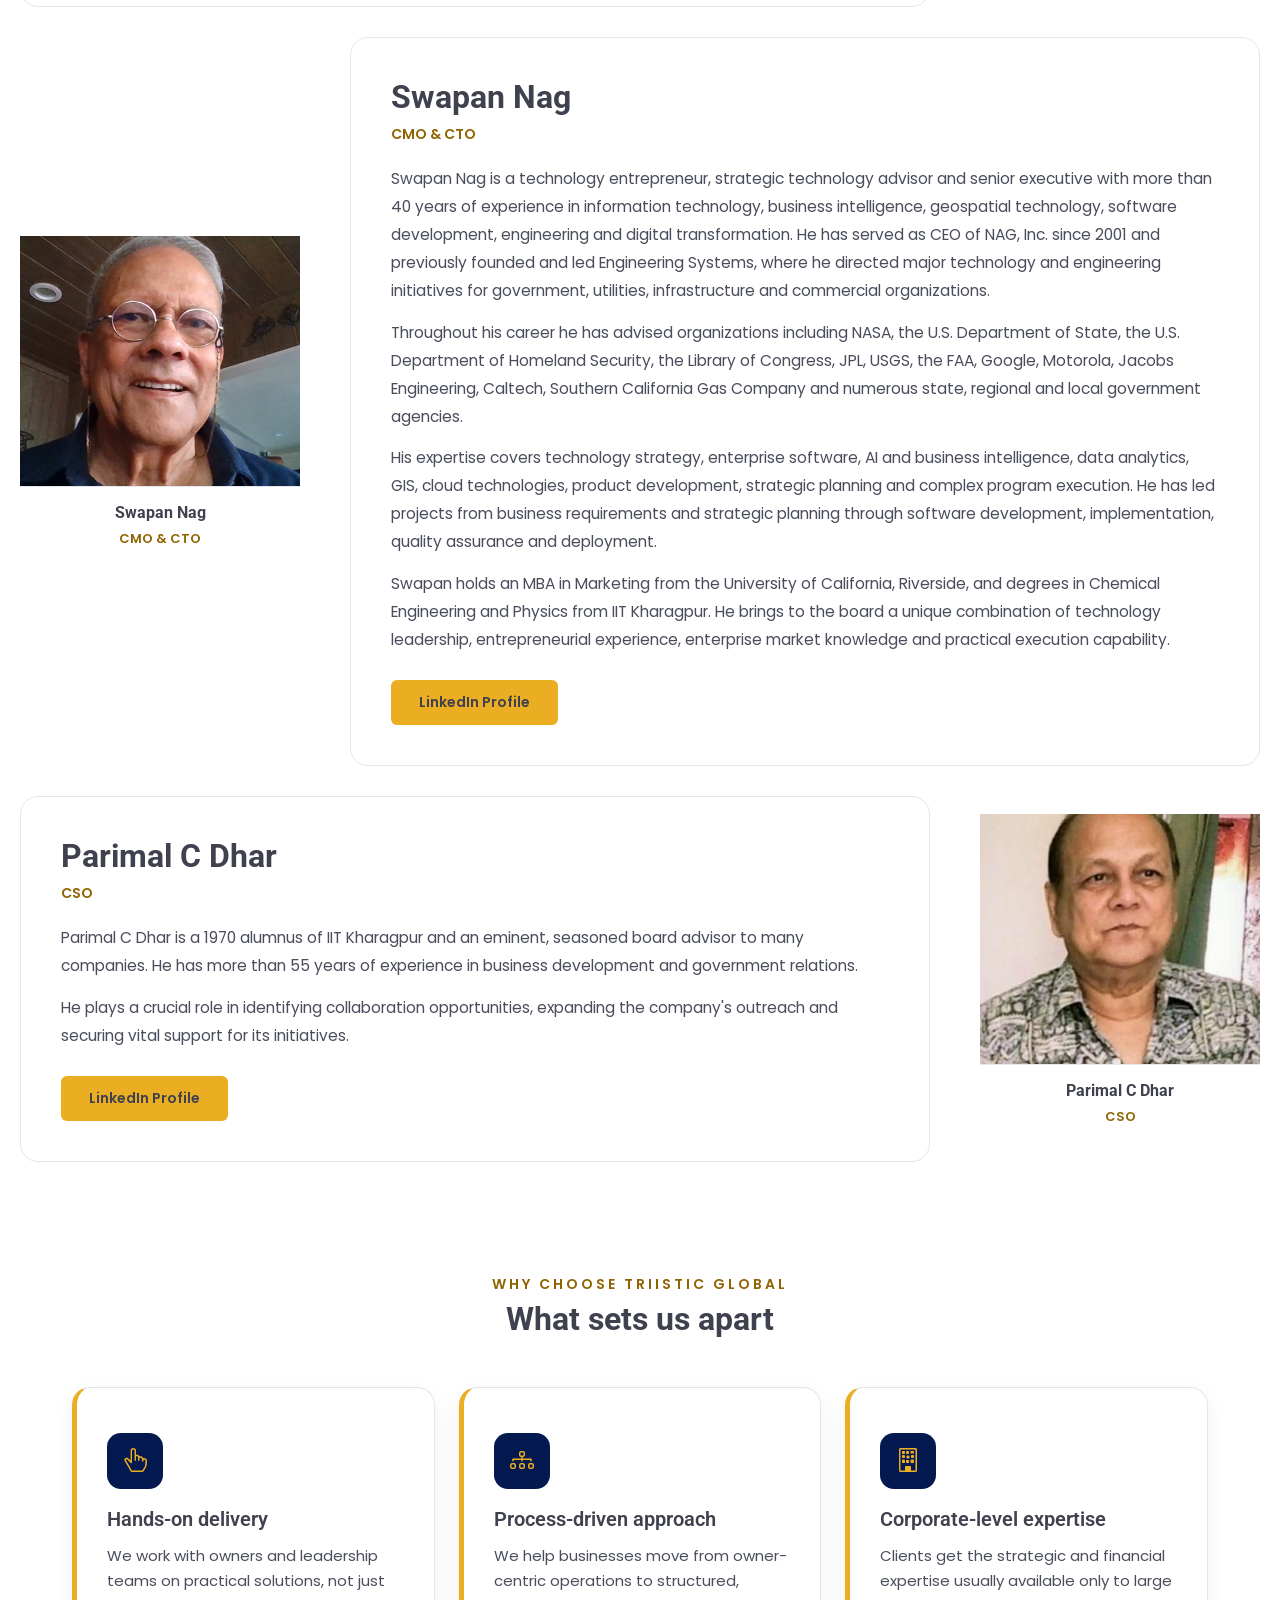
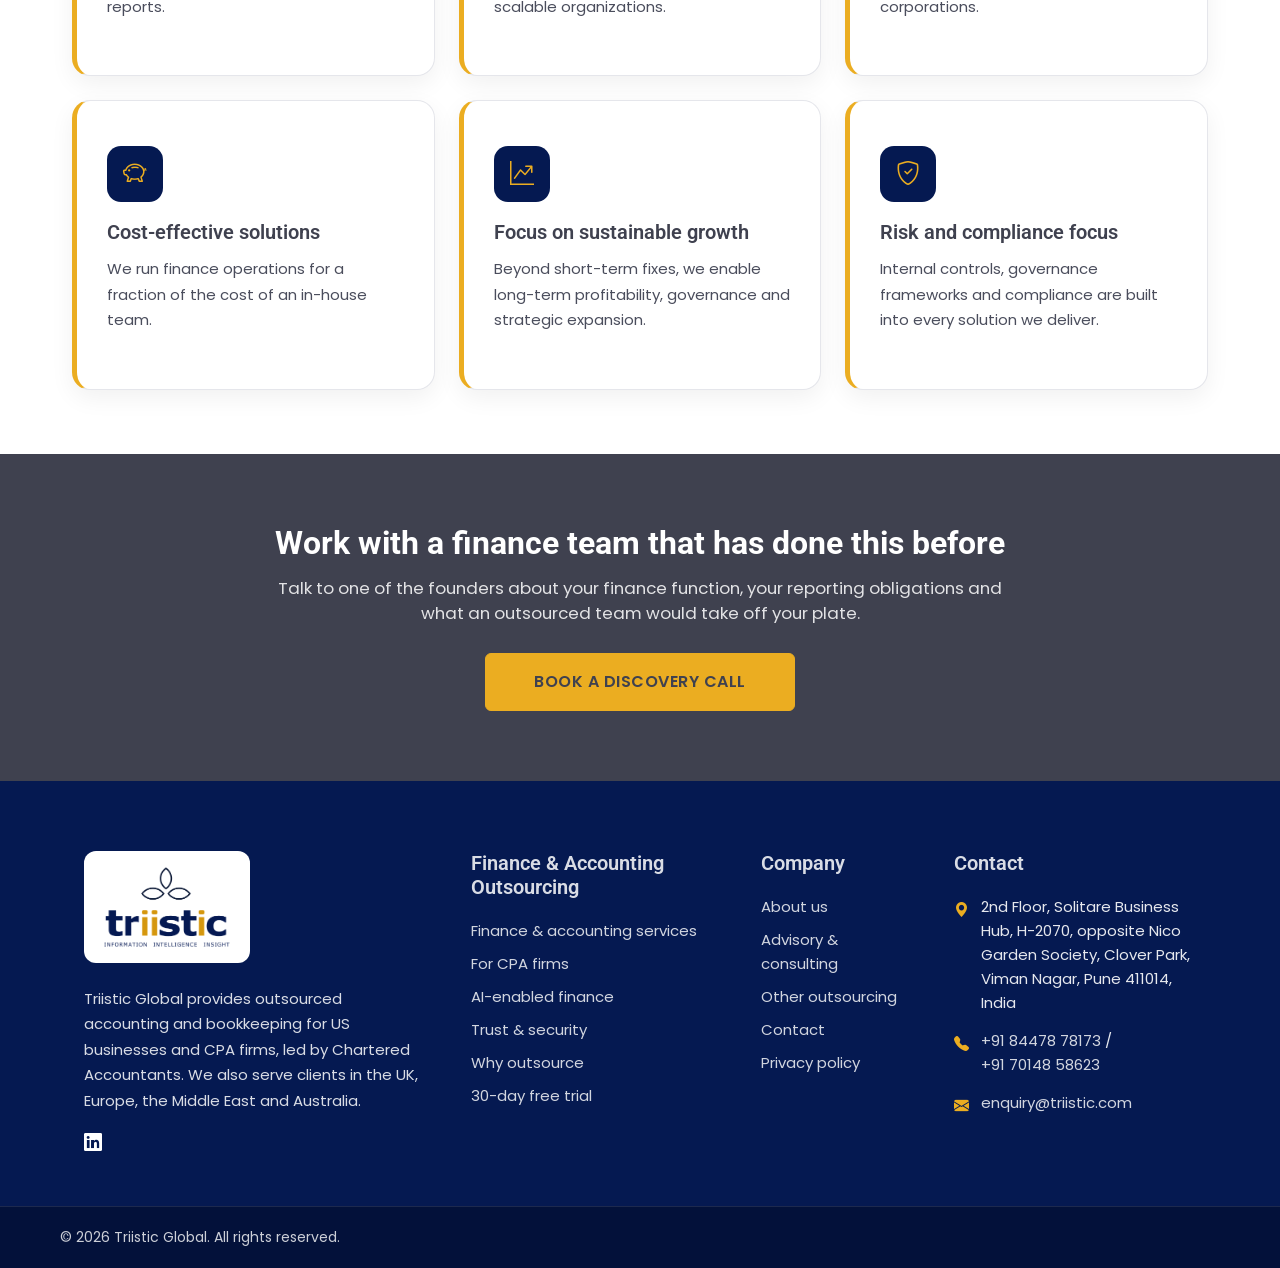
<file: about.html>
<!DOCTYPE html>
<html lang="en-US">

<head>
    <meta charset="utf-8">
    <meta name="viewport" content="width=device-width, initial-scale=1.0">

    <!-- PAGE:META START -->
    <title>About Triistic Global | Founders &amp; Leadership</title>
    <meta name="description" content="Meet the founders of Triistic Global and learn how our Chartered Accountant-led team delivers outsourced accounting and advisory to US and global businesses.">
    <link rel="canonical" href="https://triistic.com/about.html">
    <link rel="alternate" hreflang="en-us" href="https://triistic.com/about.html">
    <link rel="alternate" hreflang="x-default" href="https://triistic.com/about.html">
    <meta property="og:type" content="website">
    <meta property="og:site_name" content="Triistic Global">
    <meta property="og:locale" content="en_US">
    <meta property="og:title" content="About Triistic Global | Founders &amp; Leadership">
    <meta property="og:description" content="Meet the founders of Triistic Global and learn how our Chartered Accountant-led team delivers outsourced accounting and advisory to US and global businesses.">
    <meta property="og:url" content="https://triistic.com/about.html">
    <meta property="og:image" content="https://triistic.com/img/og-image.jpg">
    <meta property="og:image:width" content="1200">
    <meta property="og:image:height" content="630">
    <meta property="og:image:alt" content="Triistic Global - outsourced accounting and bookkeeping">
    <meta name="twitter:card" content="summary_large_image">
    <meta name="twitter:title" content="About Triistic Global | Founders &amp; Leadership">
    <meta name="twitter:description" content="Meet the founders of Triistic Global and learn how our Chartered Accountant-led team delivers outsourced accounting and advisory to US and global businesses.">
    <meta name="twitter:image" content="https://triistic.com/img/og-image.jpg">
    <meta name="twitter:image:alt" content="Triistic Global - outsourced accounting and bookkeeping">
    <!-- PAGE:META END -->

    <!-- SHARED:HEAD START -->
    <link rel="icon" href="favicon.ico" sizes="32x32">
    <link rel="icon" href="favicon.svg" type="image/svg+xml">
    <link rel="apple-touch-icon" href="apple-touch-icon.png">

    <link rel="preconnect" href="https://fonts.googleapis.com">
    <link rel="preconnect" href="https://fonts.gstatic.com" crossorigin>
    <link href="https://fonts.googleapis.com/css2?family=Poppins:wght@400;600&family=Roboto:wght@700;800&display=swap"
        rel="stylesheet">

    <link rel="stylesheet" href="https://cdn.jsdelivr.net/npm/bootstrap-icons@1.10.4/font/bootstrap-icons.css">

    <link href="lib/animate/animate.min.css" rel="stylesheet">
    <link href="lib/owlcarousel/assets/owl.carousel.min.css" rel="stylesheet">
    <link href="css/bootstrap.min.css" rel="stylesheet">
    <link href="css/style.css" rel="stylesheet">

    <!-- CLIENT-ACTION: Google Analytics 4. Replace G-XXXXXXXXXX with the property ID, then remove the comment markers around the two script tags. -->
    <!--
    <script async src="https://www.googletagmanager.com/gtag/js?id=G-XXXXXXXXXX"></script>
    <script>
        window.dataLayer = window.dataLayer || [];
        function gtag() { dataLayer.push(arguments); }
        gtag('js', new Date());
        gtag('config', 'G-XXXXXXXXXX');
    </script>
    -->
    <!-- CLIENT-ACTION: Google Search Console. Paste the HTML-tag verification meta from Search Console on the next line. -->
    <!-- SHARED:HEAD END -->

    <script type="application/ld+json">
    {
      "@context": "https://schema.org",
      "@graph": [
        {
          "@type": "BreadcrumbList",
          "itemListElement": [
            {
              "@type": "ListItem",
              "position": 1,
              "name": "Home",
              "item": "https://triistic.com/"
            },
            {
              "@type": "ListItem",
              "position": 2,
              "name": "About Triistic Global",
              "item": "https://triistic.com/about.html"
            }
          ]
        },
        {
          "@type": "AboutPage",
          "url": "https://triistic.com/about.html",
          "name": "About Triistic Global",
          "about": {
            "@id": "https://triistic.com/#organization"
          }
        },
        {
          "@type": "Person",
          "name": "Chetan Prakash Saini",
          "honorificSuffix": "ACA",
          "jobTitle": "COO & CFO",
          "worksFor": {
            "@id": "https://triistic.com/#organization"
          },
          "image": "https://triistic.com/img/profile1.webp",
          "sameAs": [
            "https://www.linkedin.com/in/chetan-saini-a4366180"
          ],
          "knowsAbout": [
            "Finance operations",
            "SOX and JSOX compliance",
            "FP&A",
            "Audit management",
            "Finance automation"
          ]
        },
        {
          "@type": "Person",
          "name": "Swapan Nag",
          "jobTitle": "CMO & CTO",
          "worksFor": {
            "@id": "https://triistic.com/#organization"
          },
          "sameAs": [
            "https://www.linkedin.com/in/swapan-nag-92625021/"
          ],
          "alumniOf": [
            {
              "@type": "CollegeOrUniversity",
              "name": "University of California, Riverside"
            },
            {
              "@type": "CollegeOrUniversity",
              "name": "Indian Institute of Technology Kharagpur"
            }
          ],
          "knowsAbout": [
            "Technology strategy",
            "Enterprise software",
            "AI and business intelligence",
            "Data analytics",
            "GIS"
          ]
        },
        {
          "@type": "Person",
          "name": "Parimal C Dhar",
          "jobTitle": "CSO",
          "worksFor": {
            "@id": "https://triistic.com/#organization"
          },
          "sameAs": [
            "https://www.linkedin.com/in/parimal-chandra-dhar-807a8126a/"
          ],
          "alumniOf": [
            {
              "@type": "CollegeOrUniversity",
              "name": "Indian Institute of Technology Kharagpur"
            }
          ],
          "knowsAbout": [
            "Business development",
            "Government relations"
          ]
        }
      ]
    }
    </script>
</head>

<body>
    <!-- SHARED:HEADER START -->
    <header class="site-header" id="siteHeader">
        <nav class="navbar navbar-expand-xl navbar-light" aria-label="Main navigation">
            <div class="container site-nav">

                <a href="index.html" class="navbar-brand site-logo" aria-label="Triistic Global home">
                    <img width="640" height="413" src="img/triistic-logo.webp" alt="Triistic Global">
                </a>

                <a href="tel:+918447878173" class="nav-icon d-xl-none ms-auto me-2" aria-label="Call +91 84478 78173"><i class="bi bi-telephone"></i></a>
                <button class="navbar-toggler" type="button" data-bs-toggle="collapse" data-bs-target="#navbarCollapse"
                    aria-controls="navbarCollapse" aria-expanded="false" aria-label="Toggle navigation">
                    <span class="navbar-toggler-icon"></span>
                </button>

                <div class="collapse navbar-collapse" id="navbarCollapse">
                    <ul class="navbar-nav main-links">
                        <li class="nav-item"><a href="index.html" class="nav-link">Home</a></li>
                        <li class="nav-item"><a href="outsourcing-for-cpa-firms.html" class="nav-link">For CPA Firms</a></li>
                        <li class="nav-item"><a href="finance-accounting-outsourcing.html" class="nav-link">Finance &amp; Accounting</a></li>
                        <li class="nav-item"><a href="ai-enabled-finance.html" class="nav-link">AI-Enabled Finance</a></li>
                        <li class="nav-item"><a href="trust-and-security.html" class="nav-link">Trust &amp; Security</a></li>
                        <li class="nav-item dropdown">
                            <a href="about.html" class="nav-link dropdown-toggle active" data-bs-toggle="dropdown"
                                aria-expanded="false" aria-current="page">More</a>
                            <div class="dropdown-menu">
                                <a href="advisory-consulting.html" class="dropdown-item">Advisory &amp; consulting</a>
                                <a href="business-process-outsourcing.html" class="dropdown-item">Other outsourcing</a>
                                <a href="about.html" class="dropdown-item active" aria-current="page">About us</a>
                                <a href="contact.html" class="dropdown-item">Contact</a>
                            </div>
                        </li>
                    </ul>
                    <div class="nav-actions">
                        <ul class="navbar-nav nav-icons">
                            <li class="d-none d-xxl-block"><a href="tel:+918447878173" class="nav-icon" aria-label="Call +91 84478 78173"><i class="bi bi-telephone"></i></a></li>
                            <li class="d-xl-none"><a href="mailto:enquiry@triistic.com" class="nav-icon" aria-label="Email enquiry@triistic.com"><i class="bi bi-envelope"></i></a></li>
                            <li class="d-xl-none"><a href="https://www.linkedin.com/company/110668910/" class="nav-icon" target="_blank" rel="noopener" aria-label="Triistic Global on LinkedIn"><i class="bi bi-linkedin"></i></a></li>
                            <li class="d-xl-none"><a href="contact.html#reach" class="nav-icon" aria-label="Our office address"><i class="bi bi-geo-alt"></i></a></li>
                        </ul>
                        <a href="free-trial.html" class="btn btn-primary nav-cta">30-Day Free Trial</a>
                    </div>
                </div>
            </div>
        </nav>
    </header>
    <!-- SHARED:HEADER END -->

    <div class="container-fluid page-header pt-5 mb-6 wow fadeIn" data-wow-delay="0.1s">
        <div class="container text-center pt-5">
            <div class="row justify-content-center">
                <div class="col-lg-8">
                    <div class="p-5">
                        <h1 class="display-6 text-uppercase mb-3 animated slideInDown text-light">About Triistic Global</h1>
                        <nav aria-label="breadcrumb" class="animated slideInDown">
                            <ol class="breadcrumb justify-content-center mb-0">
                                <li class="breadcrumb-item"><a href="index.html">Home</a></li>
                                <li class="breadcrumb-item text-light active" aria-current="page">About Us</li>
                            </ol>
                        </nav>
                    </div>
                </div>
            </div>
        </div>
    </div>

    <section class="about-section pb-6">
        <div class="container">
            <div class="row align-items-center gy-5">

                <div class="col-lg-6">
                    <p class="h6 text-uppercase text-primary mb-2">About Triistic Global</p>
                    <h2 class="mb-4">A finance outsourcing and advisory firm built by Chartered Accountants</h2>

                    <p>
                        Triistic Global is a Chartered Accountant-led finance and accounting outsourcing firm. We run
                        <a href="finance-accounting-outsourcing.html#bookkeeping">bookkeeping</a>,
                        <a href="finance-accounting-outsourcing.html#ap-ar">accounts payable and receivable</a>,
                        <a href="finance-accounting-outsourcing.html#fpa">FP&amp;A</a> and
                        <a href="finance-accounting-outsourcing.html#controller">controller services</a> for start-ups, SMEs
                        and established organizations in the US, UK, Europe, the Middle East and Australia.
                    </p>
                    <p>
                        Our focus is helping organizations move from owner-centric models to process-driven structures
                        by standardizing and strengthening internal controls and governance. Where needed, our
                        <a href="advisory-consulting.html">advisory team</a> adds financial structuring, investment
                        and tax advisory.
                    </p>

                    <a href="contact.html" class="btn btn-primary mt-3 px-4 py-2">Schedule a Consultation</a>
                </div>

                <div class="col-lg-6">
                    <div class="about-img-wrapper">
                        <img width="1080" height="1080" src="img/about4.webp" alt="Collage of Triistic Global finance professionals at work"
                            class="img-fluid rounded-4">
                        <div class="about-highlight">
                            <h3 class="h5 mb-2">What we do</h3>
                            <ul class="list-unstyled mb-0">
                                <li>&#10004; Bookkeeping</li>
                                <li>&#10004; Accounts payable &amp; receivable</li>
                                <li>&#10004; FP&amp;A &amp; management reporting</li>
                                <li>&#10004; Controller services</li>
                                <li>&#10004; Advisory &amp; consulting</li>
                            </ul>
                        </div>
                    </div>
                </div>

            </div>
        </div>
    </section>

    <section class="leadership-exec">
        <div class="container">
            <div class="text-center mb-5">
                <p class="h6 text-uppercase text-primary mb-2">Leadership</p>
                <h2>The founders</h2>
            </div>

            <div class="exec-row">
                <div class="exec-info">
                    <h3 class="h2">Chetan Prakash Saini, ACA</h3>
                    <span class="exec-role">COO &amp; CFO</span>
                    <p>
                        Chetan Prakash Saini is a Chartered Accountant with 15+ years of experience across Hong Kong,
                        the UK, the US, Japan, the UAE and other markets, including setting up finance operations for
                        foreign entities.
                    </p>
                    <p>
                        His work spans the finance lifecycle:
                        <a href="finance-accounting-outsourcing.html#controller">record-to-report</a>,
                        <a href="finance-accounting-outsourcing.html#ap-ar">procure-to-pay and order-to-cash</a>,
                        <a href="finance-accounting-outsourcing.html#fpa">FP&amp;A</a>, SOX and JSOX compliance, and
                        <a href="finance-accounting-outsourcing.html#controller">audit management</a>. He specializes in finance
                        automation using ERP platforms, AI-enabled tools, SQL and Python.
                    </p>
                    <a href="https://www.linkedin.com/in/chetan-saini-a4366180" target="_blank" rel="noopener" class="exec-btn">
                        LinkedIn Profile
                    </a>
                </div>
                <div class="exec-photo">
                    <img width="474" height="394" src="img/profile1.webp" alt="Chetan Prakash Saini, COO and CFO of Triistic Global">
                    <div class="photo-caption">
                        <p class="h4">Chetan Prakash Saini, ACA</p>
                        <span>COO &amp; CFO</span>
                    </div>
                </div>
            </div>

            <!-- CLIENT-ACTION: replace the two placeholder portraits with photos (same file names in img/). Titles confirmed by the client on 26 Oct 2026. -->
            <div class="exec-row">
                <div class="exec-photo">
                    <img width="900" height="750" src="img/SwapanNag.jpg" alt="Swapan Nag, CMO and CTO of Triistic Global" loading="lazy">
                    <div class="photo-caption">
                        <p class="h4">Swapan Nag</p>
                        <span>CMO &amp; CTO</span>
                    </div>
                </div>
                <div class="exec-info">
                    <h3 class="h2">Swapan Nag</h3>
                    <span class="exec-role">CMO &amp; CTO</span>
                    <p>
                        Swapan Nag is a technology entrepreneur, strategic technology advisor and senior executive with
                        more than 40 years of experience in information technology, business intelligence, geospatial
                        technology, software development, engineering and digital transformation. He has served as CEO
                        of NAG, Inc. since 2001 and previously founded and led Engineering Systems, where he directed
                        major technology and engineering initiatives for government, utilities, infrastructure and
                        commercial organizations.
                    </p>
                    <p>
                        Throughout his career he has advised organizations including NASA, the U.S. Department of State,
                        the U.S. Department of Homeland Security, the Library of Congress, JPL, USGS, the FAA, Google,
                        Motorola, Jacobs Engineering, Caltech, Southern California Gas Company and numerous state,
                        regional and local government agencies.
                    </p>
                    <p>
                        His expertise covers technology strategy, enterprise software, AI and business intelligence, data
                        analytics, GIS, cloud technologies, product development, strategic planning and complex program
                        execution. He has led projects from business requirements and strategic planning through
                        software development, implementation, quality assurance and deployment.
                    </p>
                    <p>
                        Swapan holds an MBA in Marketing from the University of California, Riverside, and degrees in
                        Chemical Engineering and Physics from IIT Kharagpur. He brings to the board a unique combination
                        of technology leadership, entrepreneurial experience, enterprise market knowledge and practical
                        execution capability.
                    </p>
                    <a href="https://www.linkedin.com/in/swapan-nag-92625021/" target="_blank" rel="noopener" class="exec-btn">
                        LinkedIn Profile
                    </a>
                </div>
            </div>

            <div class="exec-row">
                <div class="exec-info">
                    <h3 class="h2">Parimal C Dhar</h3>
                    <span class="exec-role">CSO</span>
                    <p>
                        Parimal C Dhar is a 1970 alumnus of IIT Kharagpur and an eminent, seasoned board advisor to many
                        companies. He has more than 55 years of experience in business development and government
                        relations.
                    </p>
                    <p>
                        He plays a crucial role in identifying collaboration opportunities, expanding the company's
                        outreach and securing vital support for its initiatives.
                    </p>
                    <a href="https://www.linkedin.com/in/parimal-chandra-dhar-807a8126a/" target="_blank" rel="noopener" class="exec-btn">
                        LinkedIn Profile
                    </a>
                </div>
                <div class="exec-photo">
                    <img width="900" height="750" src="img/dhar-sir.jpg" alt="Parimal C Dhar, CSO of Triistic Global" loading="lazy">
                    <div class="photo-caption">
                        <p class="h4">Parimal C Dhar</p>
                        <span>CSO</span>
                    </div>
                </div>
            </div>
        </div>
    </section>

    <section class="why-choose-section py-6">
        <div class="container">
            <div class="text-center mb-5">
                <p class="h6 text-uppercase text-primary mb-2">Why Choose Triistic Global</p>
                <h2 class="mb-3">What sets us apart</h2>
            </div>

            <div class="row g-4">
                <div class="col-lg-4 col-md-6">
                    <div class="why-card h-100">
                        <div class="why-icon"><i class="bi bi-hand-index-thumb"></i></div>
                        <h3 class="h5">Hands-on delivery</h3>
                        <p>We work with owners and leadership teams on practical solutions, not just reports.</p>
                    </div>
                </div>
                <div class="col-lg-4 col-md-6">
                    <div class="why-card h-100">
                        <div class="why-icon"><i class="bi bi-diagram-3"></i></div>
                        <h3 class="h5">Process-driven approach</h3>
                        <p>We help businesses move from owner-centric operations to structured, scalable
                            organizations.</p>
                    </div>
                </div>
                <div class="col-lg-4 col-md-6">
                    <div class="why-card h-100">
                        <div class="why-icon"><i class="bi bi-building"></i></div>
                        <h3 class="h5">Corporate-level expertise</h3>
                        <p>Clients get the strategic and financial expertise usually available only to large
                            corporations.</p>
                    </div>
                </div>
                <div class="col-lg-4 col-md-6">
                    <div class="why-card h-100">
                        <div class="why-icon"><i class="bi bi-piggy-bank"></i></div>
                        <h3 class="h5">Cost-effective solutions</h3>
                        <p>We run finance operations for a fraction of the cost of an in-house team.</p>
                    </div>
                </div>
                <div class="col-lg-4 col-md-6">
                    <div class="why-card h-100">
                        <div class="why-icon"><i class="bi bi-graph-up-arrow"></i></div>
                        <h3 class="h5">Focus on sustainable growth</h3>
                        <p>Beyond short-term fixes, we enable long-term profitability, governance and strategic
                            expansion.</p>
                    </div>
                </div>
                <div class="col-lg-4 col-md-6">
                    <div class="why-card h-100">
                        <div class="why-icon"><i class="bi bi-shield-check"></i></div>
                        <h3 class="h5">Risk and compliance focus</h3>
                        <p>Internal controls, governance frameworks and compliance are built into every solution we
                            deliver.</p>
                    </div>
                </div>
            </div>
        </div>
    </section>

    <section class="cta-band text-center">
        <div class="container">
            <h2>Work with a finance team that has done this before</h2>
            <p>Talk to one of the founders about your finance function, your reporting obligations and what an
                outsourced team would take off your plate.</p>
            <a href="contact.html" class="btn btn-primary py-3 px-5">Book a Discovery Call</a>
        </div>
    </section>

    <!-- SHARED:FOOTER START -->
    <footer class="cy-footer">
        <div class="container">
            <div class="row g-4 g-lg-5 align-items-start">

                <div class="col-lg-4 col-md-6">
                    <a href="index.html" class="footer-logo d-inline-block mb-3" aria-label="Triistic Global home">
                        <img width="640" height="413" src="img/triistic-logo.webp" alt="Triistic Global" loading="lazy">
                    </a>
                    <p class="footer-text">
                        Triistic Global provides outsourced accounting and bookkeeping for US businesses and CPA firms,
                        led by Chartered Accountants. We also serve clients in the UK, Europe, the Middle East and
                        Australia.
                    </p>
                    <div class="footer-social mt-3">
                        <a href="https://www.linkedin.com/company/110668910/" target="_blank" rel="noopener"
                            aria-label="Triistic Global on LinkedIn"><i class="bi bi-linkedin"></i></a>
                    </div>
                </div>

                <div class="col-lg-3 col-md-6">
                    <h3 class="h5 footer-title">Finance &amp; Accounting Outsourcing</h3>
                    <ul class="footer-links">
                        <li><a href="finance-accounting-outsourcing.html">Finance &amp; accounting services</a></li>
                        <li><a href="outsourcing-for-cpa-firms.html">For CPA firms</a></li>
                        <li><a href="ai-enabled-finance.html">AI-enabled finance</a></li>
                        <li><a href="trust-and-security.html">Trust &amp; security</a></li>
                        <li><a href="why-outsource-finance.html">Why outsource</a></li>
                        <li><a href="free-trial.html">30-day free trial</a></li>
                    </ul>
                </div>

                <div class="col-lg-2 col-md-6">
                    <h3 class="h5 footer-title">Company</h3>
                    <ul class="footer-links">
                        <li><a href="about.html">About us</a></li>
                        <li><a href="advisory-consulting.html">Advisory &amp; consulting</a></li>
                        <li><a href="business-process-outsourcing.html">Other outsourcing</a></li>
                        <li><a href="contact.html">Contact</a></li>
                        <li><a href="privacy-policy.html">Privacy policy</a></li>
                    </ul>
                </div>

                <div class="col-lg-3 col-md-6">
                    <h3 class="h5 footer-title">Contact</h3>
                    <ul class="footer-contact">
                        <li>
                            <i class="bi bi-geo-alt-fill"></i>
                            <!-- CLIENT-CONFIRM: building name spelling ("Solitare" as on the previous site). -->
                            2nd Floor, Solitare Business Hub, H-2070, opposite Nico Garden Society, Clover Park,
                            Viman Nagar, Pune 411014, India
                        </li>
                        <li>
                            <i class="bi bi-telephone-fill"></i>
                            <span><a href="tel:+918447878173">+91 84478 78173</a> / <a href="tel:+917014858623">+91 70148 58623</a></span>
                        </li>
                        <li>
                            <i class="bi bi-envelope-fill"></i>
                            <a href="mailto:enquiry@triistic.com">enquiry@triistic.com</a>
                        </li>
                    </ul>
                </div>

            </div>
        </div>

        <div class="footer-bottom">
            <div class="container d-flex flex-column flex-md-row justify-content-between align-items-center gap-2">
                <!-- CLIENT-CONFIRM: add the registered legal entity name, for example "Triistic Global Private Limited". -->
                <p>&copy; 2026 Triistic Global. All rights reserved.</p>
                <!-- The template licence (CC BY 4.0, HTML Codex) requires this credit unless a credit-removal licence is purchased. See tools/TEMPLATE-LICENSE-htmlcodex.txt. -->
            </div>
        </div>
    </footer>

    <a href="#" class="btn btn-lg btn-primary btn-lg-square back-to-top" aria-label="Back to top"><i class="bi bi-arrow-up"></i></a>
    <!-- SHARED:FOOTER END -->

    <!-- SHARED:SCRIPTS START -->
    <script src="https://ajax.googleapis.com/ajax/libs/jquery/3.6.1/jquery.min.js"></script>
    <script src="https://cdn.jsdelivr.net/npm/bootstrap@5.0.0/dist/js/bootstrap.bundle.min.js"></script>
    <script src="lib/wow/wow.min.js"></script>
    <script src="lib/easing/easing.min.js"></script>
    <script src="lib/owlcarousel/owl.carousel.min.js"></script>
    <script src="js/main.js"></script>
    <!-- SHARED:SCRIPTS END -->

    <!--Start of Tawk.to Script-->
    <script type="text/javascript">
    var Tawk_API=Tawk_API||{}, Tawk_LoadStart=new Date();
    (function(){
    var s1=document.createElement("script"),s0=document.getElementsByTagName("script")[0];
    s1.async=true;
    s1.src='https://embed.tawk.to/6ae87f8ada59243c3733fef8/1k6e34dia';
    s1.charset='UTF-8';
    s1.setAttribute('crossorigin','*');
    s0.parentNode.insertBefore(s1,s0);
    })();
    </script>
    <!--End of Tawk.to Script-->
</body>

</html>
</file>
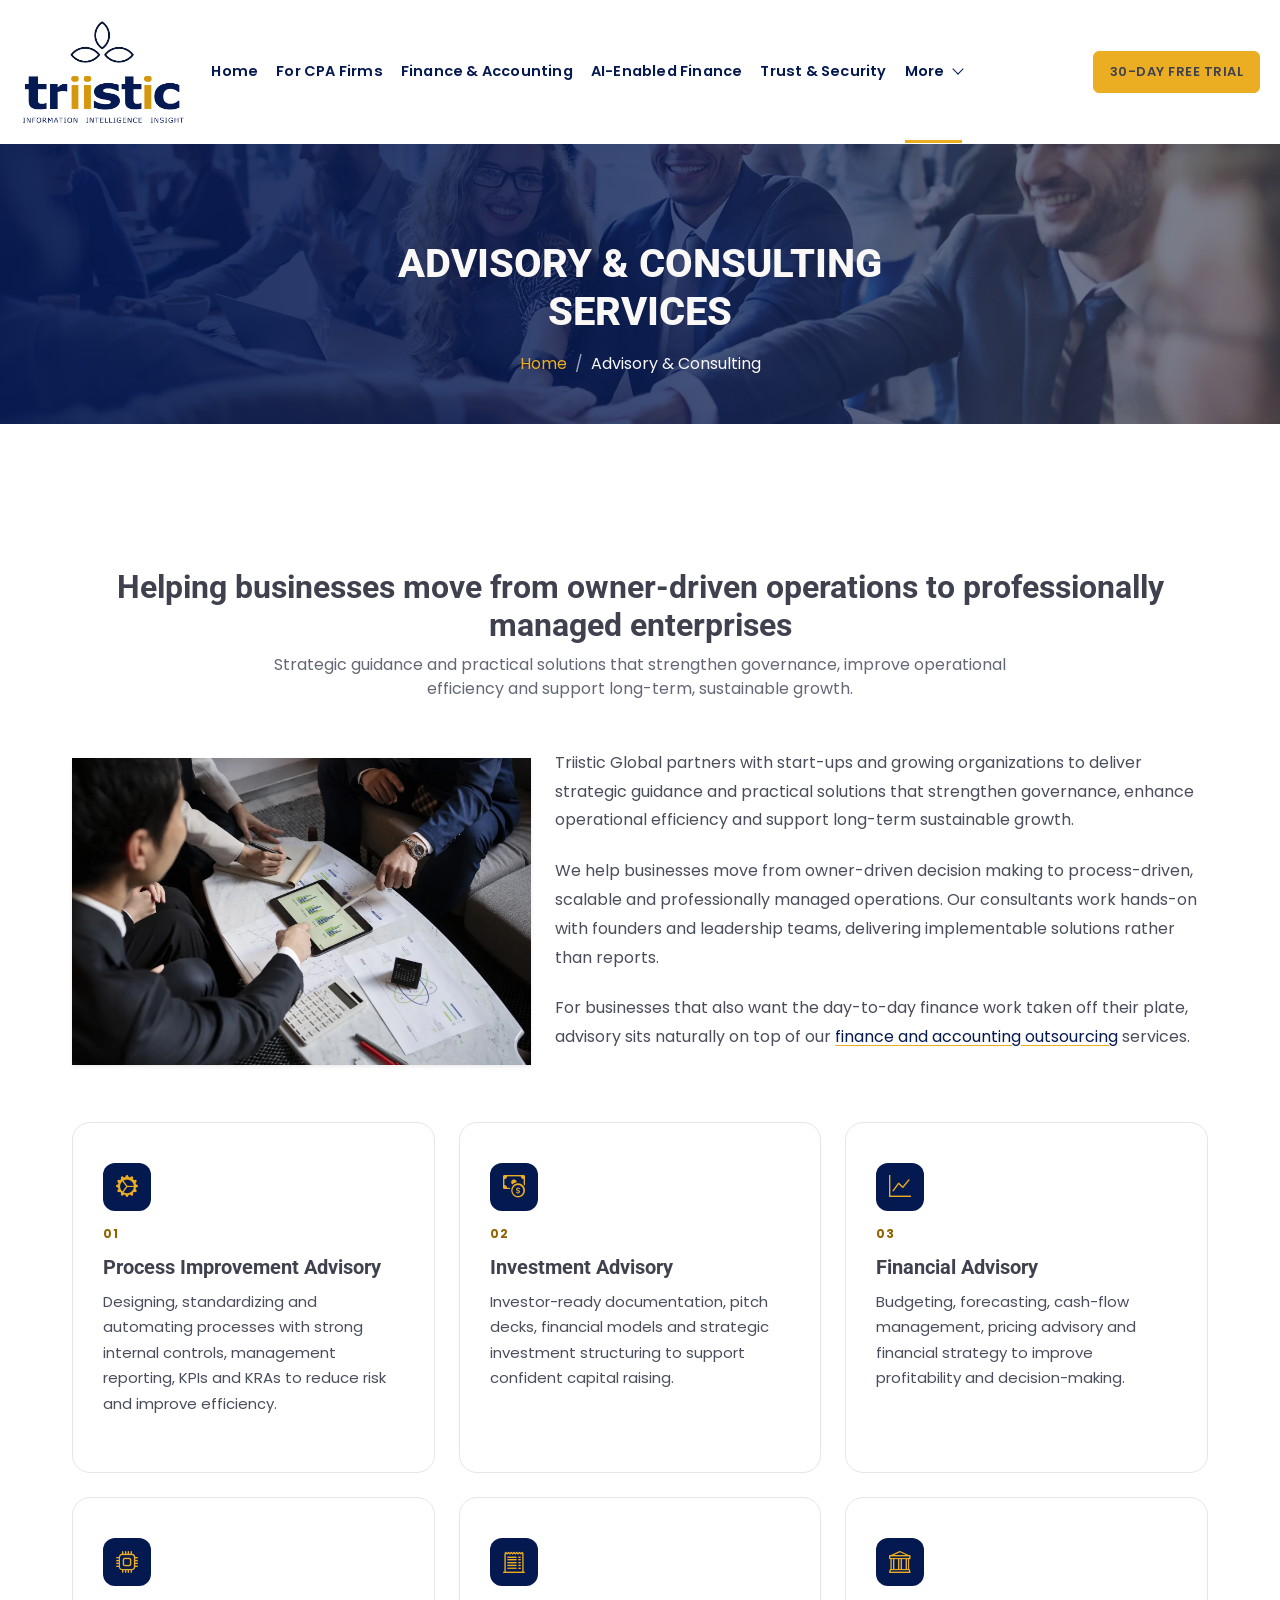
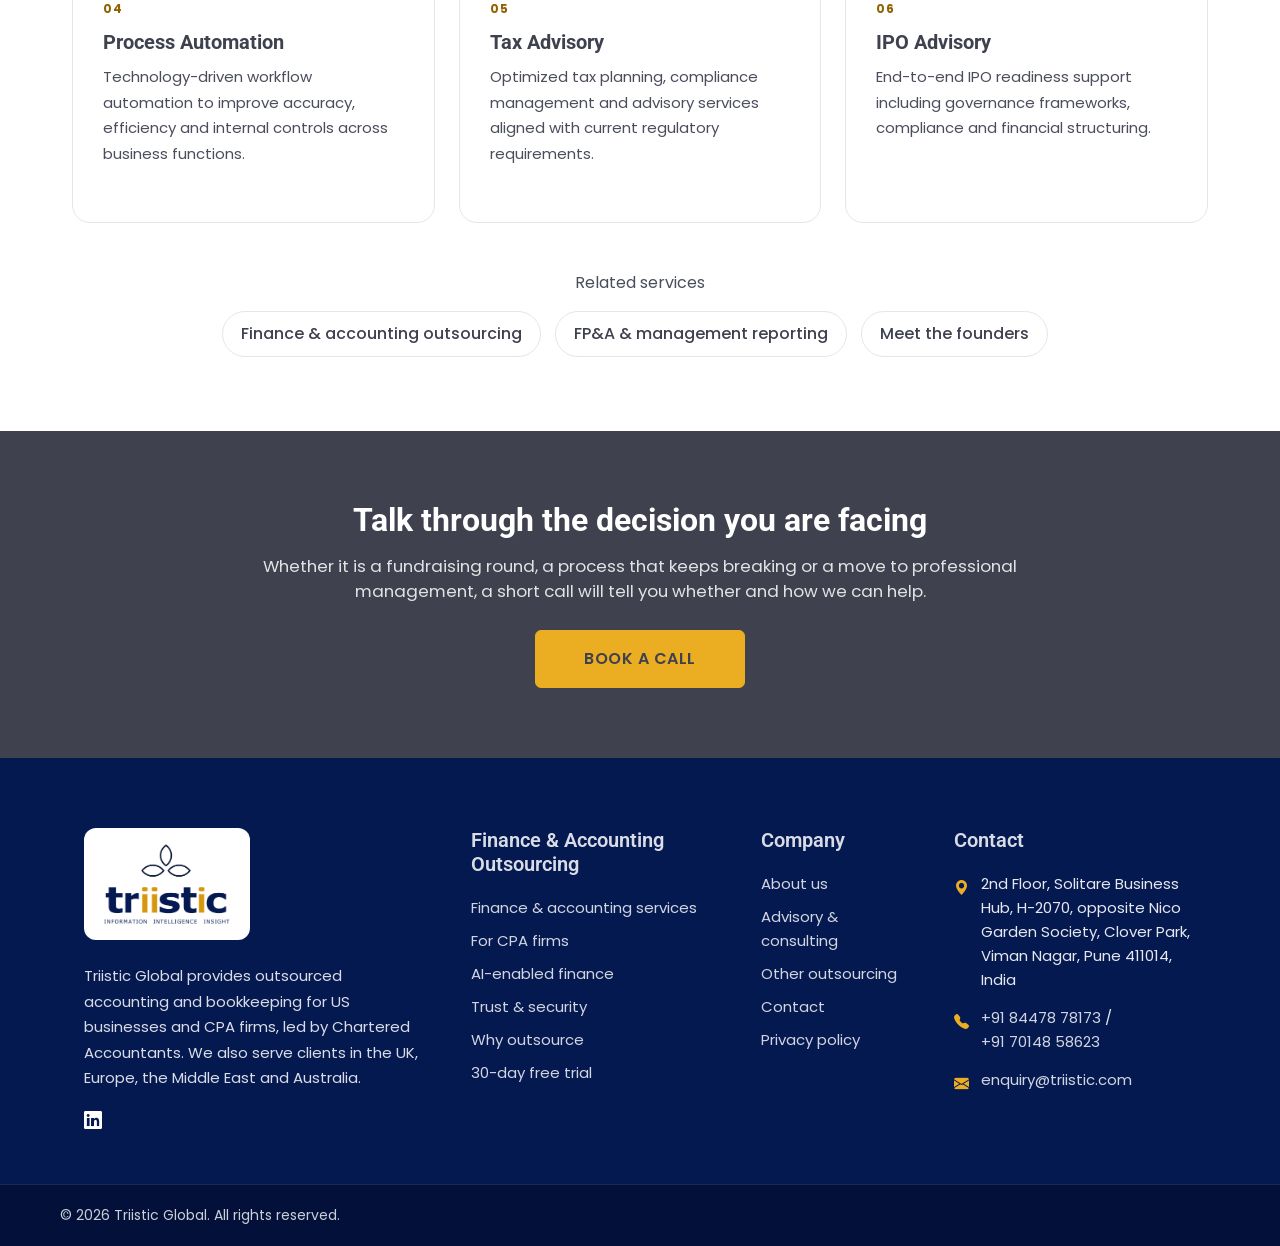
<file: advisory-consulting.html>
<!DOCTYPE html>
<html lang="en-US">

<head>
    <meta charset="utf-8">
    <meta name="viewport" content="width=device-width, initial-scale=1.0">

    <!-- PAGE:META START -->
    <title>Business &amp; Financial Advisory Services | Triistic Global</title>
    <meta name="description" content="Process improvement, financial, tax, investment and IPO advisory that helps growing businesses move from owner-driven operations to professional management.">
    <link rel="canonical" href="https://triistic.com/advisory-consulting.html">
    <link rel="alternate" hreflang="en-us" href="https://triistic.com/advisory-consulting.html">
    <link rel="alternate" hreflang="x-default" href="https://triistic.com/advisory-consulting.html">
    <meta property="og:type" content="website">
    <meta property="og:site_name" content="Triistic Global">
    <meta property="og:locale" content="en_US">
    <meta property="og:title" content="Business &amp; Financial Advisory Services | Triistic Global">
    <meta property="og:description" content="Process improvement, financial, tax, investment and IPO advisory that helps growing businesses move from owner-driven operations to professional management.">
    <meta property="og:url" content="https://triistic.com/advisory-consulting.html">
    <meta property="og:image" content="https://triistic.com/img/og-image.jpg">
    <meta property="og:image:width" content="1200">
    <meta property="og:image:height" content="630">
    <meta property="og:image:alt" content="Triistic Global - outsourced accounting and bookkeeping">
    <meta name="twitter:card" content="summary_large_image">
    <meta name="twitter:title" content="Business &amp; Financial Advisory Services | Triistic Global">
    <meta name="twitter:description" content="Process improvement, financial, tax, investment and IPO advisory that helps growing businesses move from owner-driven operations to professional management.">
    <meta name="twitter:image" content="https://triistic.com/img/og-image.jpg">
    <meta name="twitter:image:alt" content="Triistic Global - outsourced accounting and bookkeeping">
    <!-- PAGE:META END -->

    <!-- SHARED:HEAD START -->
    <link rel="icon" href="favicon.ico" sizes="32x32">
    <link rel="icon" href="favicon.svg" type="image/svg+xml">
    <link rel="apple-touch-icon" href="apple-touch-icon.png">

    <link rel="preconnect" href="https://fonts.googleapis.com">
    <link rel="preconnect" href="https://fonts.gstatic.com" crossorigin>
    <link href="https://fonts.googleapis.com/css2?family=Poppins:wght@400;600&family=Roboto:wght@700;800&display=swap"
        rel="stylesheet">

    <link rel="stylesheet" href="https://cdn.jsdelivr.net/npm/bootstrap-icons@1.10.4/font/bootstrap-icons.css">

    <link href="lib/animate/animate.min.css" rel="stylesheet">
    <link href="lib/owlcarousel/assets/owl.carousel.min.css" rel="stylesheet">
    <link href="css/bootstrap.min.css" rel="stylesheet">
    <link href="css/style.css" rel="stylesheet">

    <!-- CLIENT-ACTION: Google Analytics 4. Replace G-XXXXXXXXXX with the property ID, then remove the comment markers around the two script tags. -->
    <!--
    <script async src="https://www.googletagmanager.com/gtag/js?id=G-XXXXXXXXXX"></script>
    <script>
        window.dataLayer = window.dataLayer || [];
        function gtag() { dataLayer.push(arguments); }
        gtag('js', new Date());
        gtag('config', 'G-XXXXXXXXXX');
    </script>
    -->
    <!-- CLIENT-ACTION: Google Search Console. Paste the HTML-tag verification meta from Search Console on the next line. -->
    <!-- SHARED:HEAD END -->

    <script type="application/ld+json">
    {
      "@context": "https://schema.org",
      "@graph": [
        {
          "@type": "BreadcrumbList",
          "itemListElement": [
            {
              "@type": "ListItem",
              "position": 1,
              "name": "Home",
              "item": "https://triistic.com/"
            },
            {
              "@type": "ListItem",
              "position": 2,
              "name": "Advisory & Consulting",
              "item": "https://triistic.com/advisory-consulting.html"
            }
          ]
        },
        {
          "@type": "Service",
          "name": "Business & Financial Advisory",
          "serviceType": "Process improvement, financial, tax, investment and IPO advisory",
          "url": "https://triistic.com/advisory-consulting.html",
          "provider": {
            "@id": "https://triistic.com/#organization"
          },
          "areaServed": [
            "United States",
            "United Kingdom",
            "Europe",
            "United Arab Emirates",
            "Australia"
          ]
        }
      ]
    }
    </script>
</head>

<body>
    <!-- SHARED:HEADER START -->
    <header class="site-header" id="siteHeader">
        <nav class="navbar navbar-expand-xl navbar-light" aria-label="Main navigation">
            <div class="container site-nav">

                <a href="index.html" class="navbar-brand site-logo" aria-label="Triistic Global home">
                    <img width="640" height="413" src="img/triistic-logo.webp" alt="Triistic Global">
                </a>

                <a href="tel:+918447878173" class="nav-icon d-xl-none ms-auto me-2" aria-label="Call +91 84478 78173"><i class="bi bi-telephone"></i></a>
                <button class="navbar-toggler" type="button" data-bs-toggle="collapse" data-bs-target="#navbarCollapse"
                    aria-controls="navbarCollapse" aria-expanded="false" aria-label="Toggle navigation">
                    <span class="navbar-toggler-icon"></span>
                </button>

                <div class="collapse navbar-collapse" id="navbarCollapse">
                    <ul class="navbar-nav main-links">
                        <li class="nav-item"><a href="index.html" class="nav-link">Home</a></li>
                        <li class="nav-item"><a href="outsourcing-for-cpa-firms.html" class="nav-link">For CPA Firms</a></li>
                        <li class="nav-item"><a href="finance-accounting-outsourcing.html" class="nav-link">Finance &amp; Accounting</a></li>
                        <li class="nav-item"><a href="ai-enabled-finance.html" class="nav-link">AI-Enabled Finance</a></li>
                        <li class="nav-item"><a href="trust-and-security.html" class="nav-link">Trust &amp; Security</a></li>
                        <li class="nav-item dropdown">
                            <a href="about.html" class="nav-link dropdown-toggle active" data-bs-toggle="dropdown"
                                aria-expanded="false" aria-current="page">More</a>
                            <div class="dropdown-menu">
                                <a href="advisory-consulting.html" class="dropdown-item active" aria-current="page">Advisory &amp; consulting</a>
                                <a href="business-process-outsourcing.html" class="dropdown-item">Other outsourcing</a>
                                <a href="about.html" class="dropdown-item">About us</a>
                                <a href="contact.html" class="dropdown-item">Contact</a>
                            </div>
                        </li>
                    </ul>
                    <div class="nav-actions">
                        <ul class="navbar-nav nav-icons">
                            <li class="d-none d-xxl-block"><a href="tel:+918447878173" class="nav-icon" aria-label="Call +91 84478 78173"><i class="bi bi-telephone"></i></a></li>
                            <li class="d-xl-none"><a href="mailto:enquiry@triistic.com" class="nav-icon" aria-label="Email enquiry@triistic.com"><i class="bi bi-envelope"></i></a></li>
                            <li class="d-xl-none"><a href="https://www.linkedin.com/company/110668910/" class="nav-icon" target="_blank" rel="noopener" aria-label="Triistic Global on LinkedIn"><i class="bi bi-linkedin"></i></a></li>
                            <li class="d-xl-none"><a href="contact.html#reach" class="nav-icon" aria-label="Our office address"><i class="bi bi-geo-alt"></i></a></li>
                        </ul>
                        <a href="free-trial.html" class="btn btn-primary nav-cta">30-Day Free Trial</a>
                    </div>
                </div>
            </div>
        </nav>
    </header>
    <!-- SHARED:HEADER END -->

    <div class="container-fluid page-header pt-5 mb-6 wow fadeIn" data-wow-delay="0.1s">
        <div class="container text-center pt-5">
            <div class="row justify-content-center">
                <div class="col-lg-8">
                    <div class="p-5">
                        <h1 class="display-6 text-uppercase mb-3 animated slideInDown text-light">Advisory &amp; Consulting Services</h1>
                        <nav aria-label="breadcrumb" class="animated slideInDown">
                            <ol class="breadcrumb justify-content-center mb-0">
                                <li class="breadcrumb-item"><a href="index.html">Home</a></li>
                                <li class="breadcrumb-item text-light active" aria-current="page">Advisory &amp; Consulting</li>
                            </ol>
                        </nav>
                    </div>
                </div>
            </div>
        </div>
    </div>

    <section class="service-page py-6">
        <div class="container">

            <div class="service-header text-center mb-5">
                <h2>Helping businesses move from owner-driven operations to professionally managed enterprises</h2>
                <p class="text-muted mx-auto" style="max-width: 760px;">
                    Strategic guidance and practical solutions that strengthen governance, improve operational
                    efficiency and support long-term, sustainable growth.
                </p>
            </div>

            <div class="row align-items-center mb-5">
                <div class="col-lg-5 mb-4 mb-lg-0">
                    <img width="1600" height="1067" src="img/servicess1.webp" alt="Advisors reviewing financial charts with a calculator"
                        class="img-fluid rounded-4 shadow-sm service-intro-img">
                </div>
                <div class="col-lg-7">
                    <p class="service-intro text-start">
                        Triistic Global partners with start-ups and growing organizations to deliver strategic
                        guidance and practical solutions that strengthen governance, enhance operational efficiency
                        and support long-term sustainable growth.
                    </p>
                    <p class="service-intro text-start mt-3">
                        We help businesses move from owner-driven decision making to process-driven, scalable and
                        professionally managed operations. Our consultants work hands-on with founders and leadership
                        teams, delivering implementable solutions rather than reports.
                    </p>
                    <p class="service-intro text-start mt-3">
                        For businesses that also want the day-to-day finance work taken off their plate, advisory
                        sits naturally on top of our
                        <a href="finance-accounting-outsourcing.html">finance and accounting outsourcing</a> services.
                    </p>
                </div>
            </div>

            <div class="row g-4">
                <div class="col-lg-4 col-md-6">
                    <div class="service-box h-100">
                        <div class="service-icon"><i class="bi bi-gear-wide-connected"></i></div>
                        <span class="service-number">01</span>
                        <h3 class="h4">Process Improvement Advisory</h3>
                        <p>Designing, standardizing and automating processes with strong internal controls, management
                            reporting, KPIs and KRAs to reduce risk and improve efficiency.</p>
                    </div>
                </div>
                <div class="col-lg-4 col-md-6">
                    <div class="service-box h-100">
                        <div class="service-icon"><i class="bi bi-cash-coin"></i></div>
                        <span class="service-number">02</span>
                        <h3 class="h4">Investment Advisory</h3>
                        <p>Investor-ready documentation, pitch decks, financial models and strategic investment
                            structuring to support confident capital raising.</p>
                    </div>
                </div>
                <div class="col-lg-4 col-md-6">
                    <div class="service-box h-100">
                        <div class="service-icon"><i class="bi bi-graph-up"></i></div>
                        <span class="service-number">03</span>
                        <h3 class="h4">Financial Advisory</h3>
                        <p>Budgeting, forecasting, cash-flow management, pricing advisory and financial strategy to
                            improve profitability and decision-making.</p>
                    </div>
                </div>
                <div class="col-lg-4 col-md-6">
                    <div class="service-box h-100">
                        <div class="service-icon"><i class="bi bi-cpu"></i></div>
                        <span class="service-number">04</span>
                        <h3 class="h4">Process Automation</h3>
                        <p>Technology-driven workflow automation to improve accuracy, efficiency and internal
                            controls across business functions.</p>
                    </div>
                </div>
                <div class="col-lg-4 col-md-6">
                    <div class="service-box h-100">
                        <div class="service-icon"><i class="bi bi-receipt-cutoff"></i></div>
                        <span class="service-number">05</span>
                        <h3 class="h4">Tax Advisory</h3>
                        <p>Optimized tax planning, compliance management and advisory services aligned with current
                            regulatory requirements.</p>
                    </div>
                </div>
                <div class="col-lg-4 col-md-6">
                    <div class="service-box h-100">
                        <div class="service-icon"><i class="bi bi-bank"></i></div>
                        <span class="service-number">06</span>
                        <h3 class="h4">IPO Advisory</h3>
                        <p>End-to-end IPO readiness support including governance frameworks, compliance and
                            financial structuring.</p>
                    </div>
                </div>
            </div>

            <div class="related-links mt-5 text-center">
                <span class="d-block mb-3 fw-semibold">Related services</span>
                <a href="finance-accounting-outsourcing.html">Finance &amp; accounting outsourcing</a>
                <a href="finance-accounting-outsourcing.html#fpa">FP&amp;A &amp; management reporting</a>
                <a href="about.html">Meet the founders</a>
            </div>

        </div>
    </section>

    <section class="cta-band text-center">
        <div class="container">
            <h2>Talk through the decision you are facing</h2>
            <p>Whether it is a fundraising round, a process that keeps breaking or a move to professional
                management, a short call will tell you whether and how we can help.</p>
            <a href="contact.html" class="btn btn-primary py-3 px-5">Book a Call</a>
        </div>
    </section>

    <!-- SHARED:FOOTER START -->
    <footer class="cy-footer">
        <div class="container">
            <div class="row g-4 g-lg-5 align-items-start">

                <div class="col-lg-4 col-md-6">
                    <a href="index.html" class="footer-logo d-inline-block mb-3" aria-label="Triistic Global home">
                        <img width="640" height="413" src="img/triistic-logo.webp" alt="Triistic Global" loading="lazy">
                    </a>
                    <p class="footer-text">
                        Triistic Global provides outsourced accounting and bookkeeping for US businesses and CPA firms,
                        led by Chartered Accountants. We also serve clients in the UK, Europe, the Middle East and
                        Australia.
                    </p>
                    <div class="footer-social mt-3">
                        <a href="https://www.linkedin.com/company/110668910/" target="_blank" rel="noopener"
                            aria-label="Triistic Global on LinkedIn"><i class="bi bi-linkedin"></i></a>
                    </div>
                </div>

                <div class="col-lg-3 col-md-6">
                    <h3 class="h5 footer-title">Finance &amp; Accounting Outsourcing</h3>
                    <ul class="footer-links">
                        <li><a href="finance-accounting-outsourcing.html">Finance &amp; accounting services</a></li>
                        <li><a href="outsourcing-for-cpa-firms.html">For CPA firms</a></li>
                        <li><a href="ai-enabled-finance.html">AI-enabled finance</a></li>
                        <li><a href="trust-and-security.html">Trust &amp; security</a></li>
                        <li><a href="why-outsource-finance.html">Why outsource</a></li>
                        <li><a href="free-trial.html">30-day free trial</a></li>
                    </ul>
                </div>

                <div class="col-lg-2 col-md-6">
                    <h3 class="h5 footer-title">Company</h3>
                    <ul class="footer-links">
                        <li><a href="about.html">About us</a></li>
                        <li><a href="advisory-consulting.html">Advisory &amp; consulting</a></li>
                        <li><a href="business-process-outsourcing.html">Other outsourcing</a></li>
                        <li><a href="contact.html">Contact</a></li>
                        <li><a href="privacy-policy.html">Privacy policy</a></li>
                    </ul>
                </div>

                <div class="col-lg-3 col-md-6">
                    <h3 class="h5 footer-title">Contact</h3>
                    <ul class="footer-contact">
                        <li>
                            <i class="bi bi-geo-alt-fill"></i>
                            <!-- CLIENT-CONFIRM: building name spelling ("Solitare" as on the previous site). -->
                            2nd Floor, Solitare Business Hub, H-2070, opposite Nico Garden Society, Clover Park,
                            Viman Nagar, Pune 411014, India
                        </li>
                        <li>
                            <i class="bi bi-telephone-fill"></i>
                            <span><a href="tel:+918447878173">+91 84478 78173</a> / <a href="tel:+917014858623">+91 70148 58623</a></span>
                        </li>
                        <li>
                            <i class="bi bi-envelope-fill"></i>
                            <a href="mailto:enquiry@triistic.com">enquiry@triistic.com</a>
                        </li>
                    </ul>
                </div>

            </div>
        </div>

        <div class="footer-bottom">
            <div class="container d-flex flex-column flex-md-row justify-content-between align-items-center gap-2">
                <!-- CLIENT-CONFIRM: add the registered legal entity name, for example "Triistic Global Private Limited". -->
                <p>&copy; 2026 Triistic Global. All rights reserved.</p>
                <!-- The template licence (CC BY 4.0, HTML Codex) requires this credit unless a credit-removal licence is purchased. See tools/TEMPLATE-LICENSE-htmlcodex.txt. -->
            </div>
        </div>
    </footer>

    <a href="#" class="btn btn-lg btn-primary btn-lg-square back-to-top" aria-label="Back to top"><i class="bi bi-arrow-up"></i></a>
    <!-- SHARED:FOOTER END -->

    <!-- SHARED:SCRIPTS START -->
    <script src="https://ajax.googleapis.com/ajax/libs/jquery/3.6.1/jquery.min.js"></script>
    <script src="https://cdn.jsdelivr.net/npm/bootstrap@5.0.0/dist/js/bootstrap.bundle.min.js"></script>
    <script src="lib/wow/wow.min.js"></script>
    <script src="lib/easing/easing.min.js"></script>
    <script src="lib/owlcarousel/owl.carousel.min.js"></script>
    <script src="js/main.js"></script>
    <!-- SHARED:SCRIPTS END -->

    <!--Start of Tawk.to Script-->
    <script type="text/javascript">
    var Tawk_API=Tawk_API||{}, Tawk_LoadStart=new Date();
    (function(){
    var s1=document.createElement("script"),s0=document.getElementsByTagName("script")[0];
    s1.async=true;
    s1.src='https://embed.tawk.to/6ae87f8ada59243c3733fef8/1k6e34dia';
    s1.charset='UTF-8';
    s1.setAttribute('crossorigin','*');
    s0.parentNode.insertBefore(s1,s0);
    })();
    </script>
    <!--End of Tawk.to Script-->
</body>

</html>
</file>
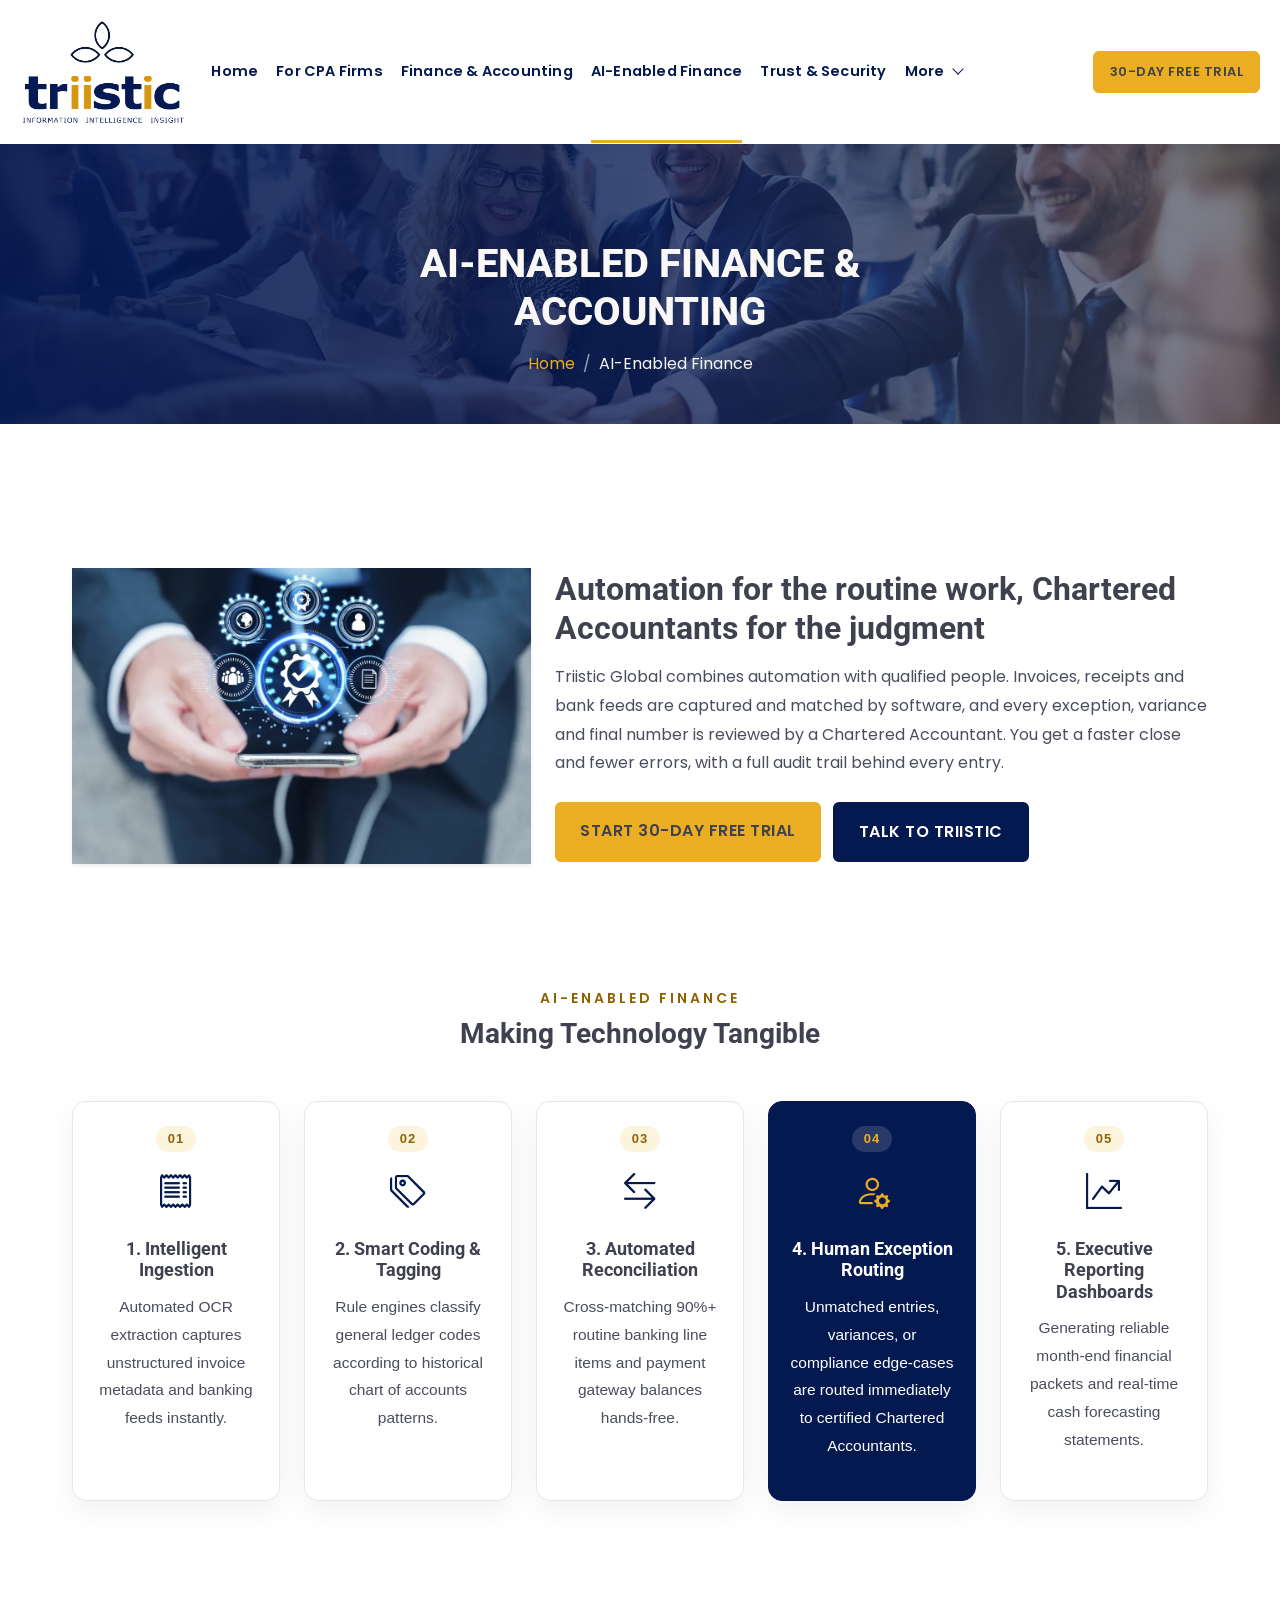
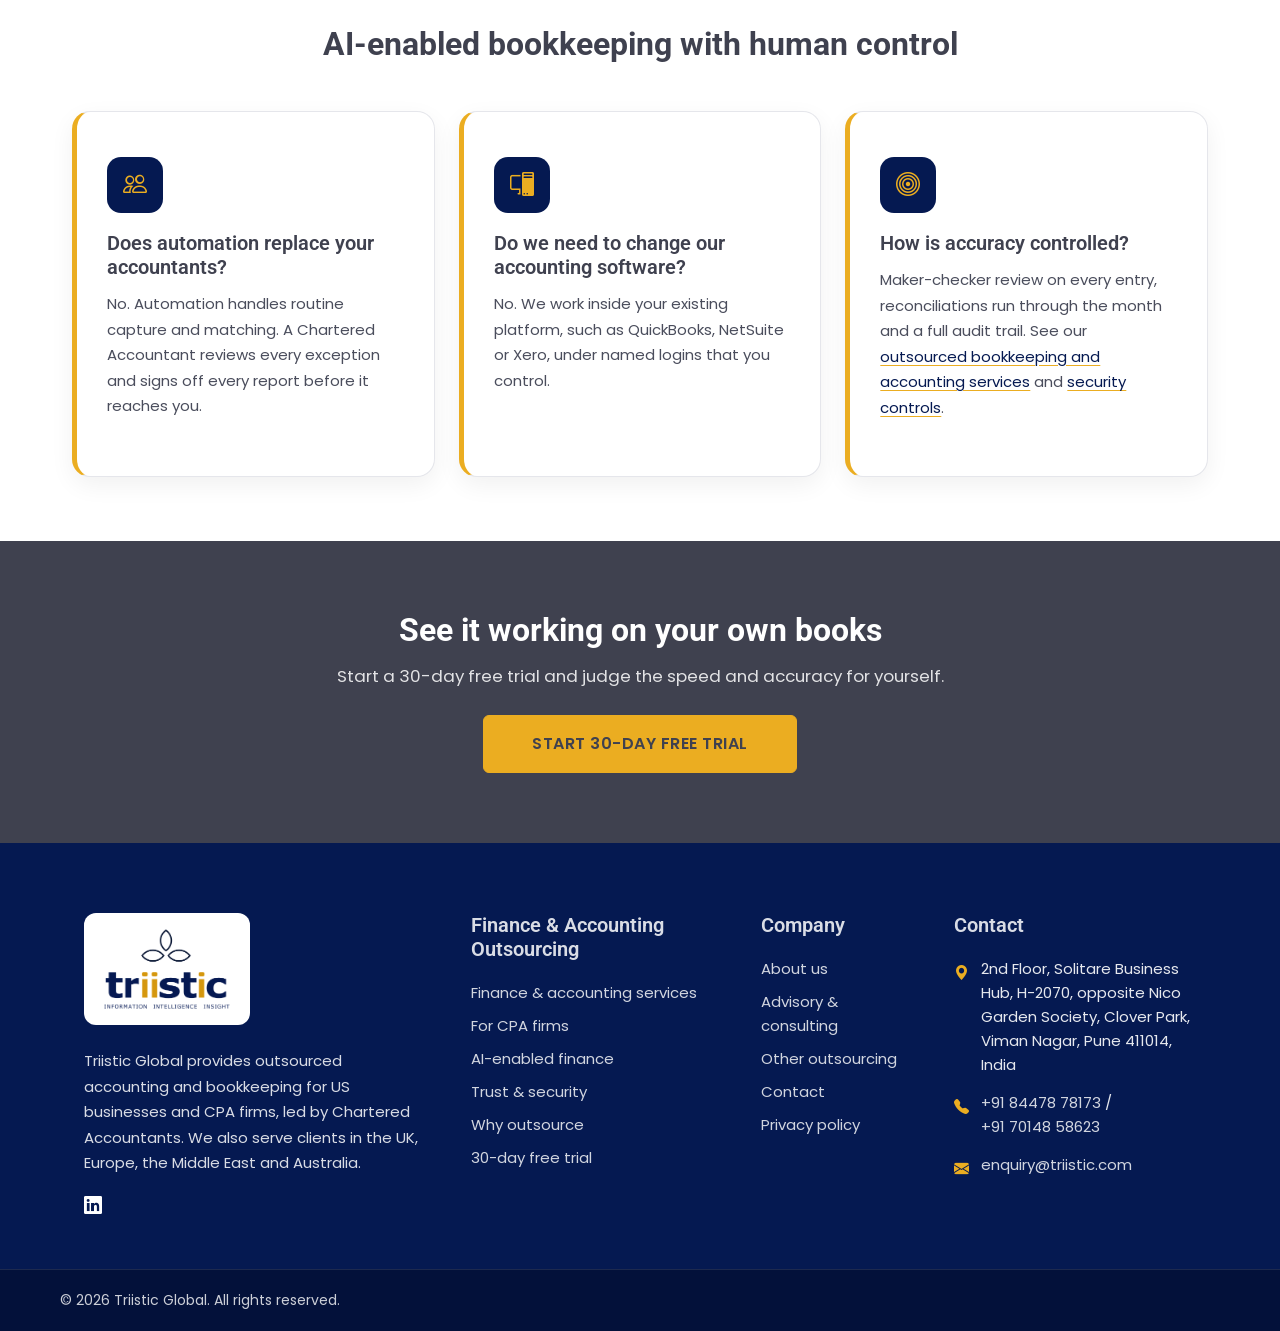
<file: ai-enabled-finance.html>
<!DOCTYPE html>
<html lang="en-US">

<head>
    <meta charset="utf-8">
    <meta name="viewport" content="width=device-width, initial-scale=1.0">

    <!-- PAGE:META START -->
    <title>AI-Enabled Accounting &amp; Bookkeeping | Triistic Global</title>
    <meta name="description" content="Automated capture, coding and reconciliation, with a Chartered Accountant reviewing every exception. Faster closes and fewer errors, with a full audit trail.">
    <link rel="canonical" href="https://triistic.com/ai-enabled-finance.html">
    <link rel="alternate" hreflang="en-us" href="https://triistic.com/ai-enabled-finance.html">
    <link rel="alternate" hreflang="x-default" href="https://triistic.com/ai-enabled-finance.html">
    <meta property="og:type" content="website">
    <meta property="og:site_name" content="Triistic Global">
    <meta property="og:locale" content="en_US">
    <meta property="og:title" content="AI-Enabled Accounting &amp; Bookkeeping | Triistic Global">
    <meta property="og:description" content="Automated capture, coding and reconciliation, with a Chartered Accountant reviewing every exception. Faster closes and fewer errors, with a full audit trail.">
    <meta property="og:url" content="https://triistic.com/ai-enabled-finance.html">
    <meta property="og:image" content="https://triistic.com/img/og-image.jpg">
    <meta property="og:image:width" content="1200">
    <meta property="og:image:height" content="630">
    <meta property="og:image:alt" content="Triistic Global - outsourced accounting and bookkeeping">
    <meta name="twitter:card" content="summary_large_image">
    <meta name="twitter:title" content="AI-Enabled Accounting &amp; Bookkeeping | Triistic Global">
    <meta name="twitter:description" content="Automated capture, coding and reconciliation, with a Chartered Accountant reviewing every exception. Faster closes and fewer errors, with a full audit trail.">
    <meta name="twitter:image" content="https://triistic.com/img/og-image.jpg">
    <meta name="twitter:image:alt" content="Triistic Global - outsourced accounting and bookkeeping">
    <!-- PAGE:META END -->

    <!-- SHARED:HEAD START -->
    <link rel="icon" href="favicon.ico" sizes="32x32">
    <link rel="icon" href="favicon.svg" type="image/svg+xml">
    <link rel="apple-touch-icon" href="apple-touch-icon.png">

    <link rel="preconnect" href="https://fonts.googleapis.com">
    <link rel="preconnect" href="https://fonts.gstatic.com" crossorigin>
    <link href="https://fonts.googleapis.com/css2?family=Poppins:wght@400;600&family=Roboto:wght@700;800&display=swap"
        rel="stylesheet">

    <link rel="stylesheet" href="https://cdn.jsdelivr.net/npm/bootstrap-icons@1.10.4/font/bootstrap-icons.css">

    <link href="lib/animate/animate.min.css" rel="stylesheet">
    <link href="lib/owlcarousel/assets/owl.carousel.min.css" rel="stylesheet">
    <link href="css/bootstrap.min.css" rel="stylesheet">
    <link href="css/style.css" rel="stylesheet">

    <!-- CLIENT-ACTION: Google Analytics 4. Replace G-XXXXXXXXXX with the property ID, then remove the comment markers around the two script tags. -->
    <!--
    <script async src="https://www.googletagmanager.com/gtag/js?id=G-XXXXXXXXXX"></script>
    <script>
        window.dataLayer = window.dataLayer || [];
        function gtag() { dataLayer.push(arguments); }
        gtag('js', new Date());
        gtag('config', 'G-XXXXXXXXXX');
    </script>
    -->
    <!-- CLIENT-ACTION: Google Search Console. Paste the HTML-tag verification meta from Search Console on the next line. -->
    <!-- SHARED:HEAD END -->

    <script type="application/ld+json">
    {
      "@context": "https://schema.org",
      "@graph": [
        {
          "@type": "BreadcrumbList",
          "itemListElement": [
            {
              "@type": "ListItem",
              "position": 1,
              "name": "Home",
              "item": "https://triistic.com/"
            },
            {
              "@type": "ListItem",
              "position": 2,
              "name": "AI-Enabled Finance",
              "item": "https://triistic.com/ai-enabled-finance.html"
            }
          ]
        },
        {
          "@type": "Service",
          "name": "AI-Enabled Finance & Accounting",
          "serviceType": "Automated bookkeeping and reconciliation with accountant review",
          "areaServed": [
            "United States",
            "United Kingdom",
            "Europe",
            "United Arab Emirates",
            "Australia",
            "India"
          ],
          "url": "https://triistic.com/ai-enabled-finance.html",
          "provider": {
            "@id": "https://triistic.com/#organization"
          }
        }
      ]
    }
    </script>
</head>

<body>
    <!-- SHARED:HEADER START -->
    <header class="site-header" id="siteHeader">
        <nav class="navbar navbar-expand-xl navbar-light" aria-label="Main navigation">
            <div class="container site-nav">

                <a href="index.html" class="navbar-brand site-logo" aria-label="Triistic Global home">
                    <img width="640" height="413" src="img/triistic-logo.webp" alt="Triistic Global">
                </a>

                <a href="tel:+918447878173" class="nav-icon d-xl-none ms-auto me-2" aria-label="Call +91 84478 78173"><i class="bi bi-telephone"></i></a>
                <button class="navbar-toggler" type="button" data-bs-toggle="collapse" data-bs-target="#navbarCollapse"
                    aria-controls="navbarCollapse" aria-expanded="false" aria-label="Toggle navigation">
                    <span class="navbar-toggler-icon"></span>
                </button>

                <div class="collapse navbar-collapse" id="navbarCollapse">
                    <ul class="navbar-nav main-links">
                        <li class="nav-item"><a href="index.html" class="nav-link">Home</a></li>
                        <li class="nav-item"><a href="outsourcing-for-cpa-firms.html" class="nav-link">For CPA Firms</a></li>
                        <li class="nav-item"><a href="finance-accounting-outsourcing.html" class="nav-link">Finance &amp; Accounting</a></li>
                        <li class="nav-item"><a href="ai-enabled-finance.html" class="nav-link active" aria-current="page">AI-Enabled Finance</a></li>
                        <li class="nav-item"><a href="trust-and-security.html" class="nav-link">Trust &amp; Security</a></li>
                        <li class="nav-item dropdown">
                            <a href="about.html" class="nav-link dropdown-toggle" data-bs-toggle="dropdown"
                                aria-expanded="false">More</a>
                            <div class="dropdown-menu">
                                <a href="advisory-consulting.html" class="dropdown-item">Advisory &amp; consulting</a>
                                <a href="business-process-outsourcing.html" class="dropdown-item">Other outsourcing</a>
                                <a href="about.html" class="dropdown-item">About us</a>
                                <a href="contact.html" class="dropdown-item">Contact</a>
                            </div>
                        </li>
                    </ul>
                    <div class="nav-actions">
                        <ul class="navbar-nav nav-icons">
                            <li class="d-none d-xxl-block"><a href="tel:+918447878173" class="nav-icon" aria-label="Call +91 84478 78173"><i class="bi bi-telephone"></i></a></li>
                            <li class="d-xl-none"><a href="mailto:enquiry@triistic.com" class="nav-icon" aria-label="Email enquiry@triistic.com"><i class="bi bi-envelope"></i></a></li>
                            <li class="d-xl-none"><a href="https://www.linkedin.com/company/110668910/" class="nav-icon" target="_blank" rel="noopener" aria-label="Triistic Global on LinkedIn"><i class="bi bi-linkedin"></i></a></li>
                            <li class="d-xl-none"><a href="contact.html#reach" class="nav-icon" aria-label="Our office address"><i class="bi bi-geo-alt"></i></a></li>
                        </ul>
                        <a href="free-trial.html" class="btn btn-primary nav-cta">30-Day Free Trial</a>
                    </div>
                </div>
            </div>
        </nav>
    </header>
    <!-- SHARED:HEADER END -->

    <div class="container-fluid page-header pt-5 mb-6 wow fadeIn" data-wow-delay="0.1s">
        <div class="container text-center pt-5">
            <div class="row justify-content-center">
                <div class="col-lg-8">
                    <div class="p-5">
                        <h1 class="display-6 text-uppercase mb-3 animated slideInDown text-light">AI-Enabled Finance &amp; Accounting</h1>
                        <nav aria-label="breadcrumb" class="animated slideInDown">
                            <ol class="breadcrumb justify-content-center mb-0">
                                <li class="breadcrumb-item"><a href="index.html">Home</a></li>
                                <li class="breadcrumb-item text-light active" aria-current="page">AI-Enabled Finance</li>
                            </ol>
                        </nav>
                    </div>
                </div>
            </div>
        </div>
    </div>

    <section class="service-page py-6">
        <div class="container">
            <div class="row align-items-center">
                <div class="col-lg-5 mb-4 mb-lg-0">
                    <img width="1100" height="710" src="img/servicess2.webp" alt="Hands holding a phone with digital workflow icons above it"
                        class="img-fluid rounded-4 shadow-sm service-intro-img">
                </div>
                <div class="col-lg-7">
                    <h2>Automation for the routine work, Chartered Accountants for the judgment</h2>
                    <p class="service-intro text-start mt-3">
                        Triistic Global combines automation with qualified people. Invoices, receipts and bank feeds
                        are captured and matched by software, and every exception, variance and final number is
                        reviewed by a Chartered Accountant. You get a faster close and fewer errors, with a full
                        audit trail behind every entry.
                    </p>
                    <div class="page-intro-actions">
                        <a href="free-trial.html" class="btn btn-primary px-4 py-3">Start 30-Day Free Trial</a>
                        <a href="contact.html" class="btn btn-navy-solid px-4 py-3">Talk to Triistic</a>
                    </div>
                </div>
            </div>
        </div>
    </section>

    <section class="offshore-model">
        <div class="container">
            <p class="section-kicker text-center mb-2">AI-enabled finance</p>
            <h2 class="section-title">Making Technology Tangible</h2>
            <div class="row row-cols-1 row-cols-md-2 row-cols-xl-5 g-4">
                <div class="col">
                    <div class="carousel-card h-100">
                        <span class="step-badge">01</span>
                        <div class="card-icon"><i class="bi bi-receipt"></i></div>
                        <h3>1. Intelligent Ingestion</h3>
                        <p>Automated OCR extraction captures unstructured invoice metadata and banking feeds instantly.</p>
                    </div>
                </div>
                <div class="col">
                    <div class="carousel-card h-100">
                        <span class="step-badge">02</span>
                        <div class="card-icon"><i class="bi bi-tags"></i></div>
                        <h3>2. Smart Coding &amp; Tagging</h3>
                        <p>Rule engines classify general ledger codes according to historical chart of accounts patterns.</p>
                    </div>
                </div>
                <div class="col">
                    <div class="carousel-card h-100">
                        <span class="step-badge">03</span>
                        <div class="card-icon"><i class="bi bi-arrow-left-right"></i></div>
                        <h3>3. Automated Reconciliation</h3>
                        <p>Cross-matching 90%+ routine banking line items and payment gateway balances hands-free.</p>
                    </div>
                </div>
                <div class="col">
                    <div class="carousel-card h-100 is-highlight">
                        <span class="step-badge">04</span>
                        <div class="card-icon"><i class="bi bi-person-gear"></i></div>
                        <h3>4. Human Exception Routing</h3>
                        <p>Unmatched entries, variances, or compliance edge-cases are routed immediately to certified
                            Chartered Accountants.</p>
                    </div>
                </div>
                <div class="col">
                    <div class="carousel-card h-100">
                        <span class="step-badge">05</span>
                        <div class="card-icon"><i class="bi bi-graph-up-arrow"></i></div>
                        <h3>5. Executive Reporting Dashboards</h3>
                        <p>Generating reliable month-end financial packets and real-time cash forecasting statements.</p>
                    </div>
                </div>
            </div>
        </div>
    </section>

    <section class="why-choose-section py-6">
        <div class="container">
            <div class="text-center mb-5">
                <h2 class="fw-bold">AI-enabled bookkeeping with human control</h2>
            </div>
            <div class="row g-4">
                <div class="col-lg-4 col-md-6">
                    <div class="why-card h-100">
                        <div class="why-icon"><i class="bi bi-people"></i></div>
                        <h3 class="h5">Does automation replace your accountants?</h3>
                        <p>No. Automation handles routine capture and matching. A Chartered Accountant reviews every
                            exception and signs off every report before it reaches you.</p>
                    </div>
                </div>
                <div class="col-lg-4 col-md-6">
                    <div class="why-card h-100">
                        <div class="why-icon"><i class="bi bi-pc-display"></i></div>
                        <h3 class="h5">Do we need to change our accounting software?</h3>
                        <p>No. We work inside your existing platform, such as QuickBooks, NetSuite or Xero, under
                            named logins that you control.</p>
                    </div>
                </div>
                <div class="col-lg-4 col-md-6">
                    <div class="why-card h-100">
                        <div class="why-icon"><i class="bi bi-bullseye"></i></div>
                        <h3 class="h5">How is accuracy controlled?</h3>
                        <p>Maker-checker review on every entry, reconciliations run through the month and a full
                            audit trail. See our <a href="finance-accounting-outsourcing.html">outsourced bookkeeping
                            and accounting services</a> and <a href="trust-and-security.html">security controls</a>.</p>
                    </div>
                </div>
            </div>
        </div>
    </section>

    <section class="cta-band text-center">
        <div class="container">
            <h2>See it working on your own books</h2>
            <p>Start a 30-day free trial and judge the speed and accuracy for yourself.</p>
            <a href="free-trial.html" class="btn btn-primary py-3 px-5">Start 30-Day Free Trial</a>
        </div>
    </section>

    <!-- SHARED:FOOTER START -->
    <footer class="cy-footer">
        <div class="container">
            <div class="row g-4 g-lg-5 align-items-start">

                <div class="col-lg-4 col-md-6">
                    <a href="index.html" class="footer-logo d-inline-block mb-3" aria-label="Triistic Global home">
                        <img width="640" height="413" src="img/triistic-logo.webp" alt="Triistic Global" loading="lazy">
                    </a>
                    <p class="footer-text">
                        Triistic Global provides outsourced accounting and bookkeeping for US businesses and CPA firms,
                        led by Chartered Accountants. We also serve clients in the UK, Europe, the Middle East and
                        Australia.
                    </p>
                    <div class="footer-social mt-3">
                        <a href="https://www.linkedin.com/company/110668910/" target="_blank" rel="noopener"
                            aria-label="Triistic Global on LinkedIn"><i class="bi bi-linkedin"></i></a>
                    </div>
                </div>

                <div class="col-lg-3 col-md-6">
                    <h3 class="h5 footer-title">Finance &amp; Accounting Outsourcing</h3>
                    <ul class="footer-links">
                        <li><a href="finance-accounting-outsourcing.html">Finance &amp; accounting services</a></li>
                        <li><a href="outsourcing-for-cpa-firms.html">For CPA firms</a></li>
                        <li><a href="ai-enabled-finance.html">AI-enabled finance</a></li>
                        <li><a href="trust-and-security.html">Trust &amp; security</a></li>
                        <li><a href="why-outsource-finance.html">Why outsource</a></li>
                        <li><a href="free-trial.html">30-day free trial</a></li>
                    </ul>
                </div>

                <div class="col-lg-2 col-md-6">
                    <h3 class="h5 footer-title">Company</h3>
                    <ul class="footer-links">
                        <li><a href="about.html">About us</a></li>
                        <li><a href="advisory-consulting.html">Advisory &amp; consulting</a></li>
                        <li><a href="business-process-outsourcing.html">Other outsourcing</a></li>
                        <li><a href="contact.html">Contact</a></li>
                        <li><a href="privacy-policy.html">Privacy policy</a></li>
                    </ul>
                </div>

                <div class="col-lg-3 col-md-6">
                    <h3 class="h5 footer-title">Contact</h3>
                    <ul class="footer-contact">
                        <li>
                            <i class="bi bi-geo-alt-fill"></i>
                            <!-- CLIENT-CONFIRM: building name spelling ("Solitare" as on the previous site). -->
                            2nd Floor, Solitare Business Hub, H-2070, opposite Nico Garden Society, Clover Park,
                            Viman Nagar, Pune 411014, India
                        </li>
                        <li>
                            <i class="bi bi-telephone-fill"></i>
                            <span><a href="tel:+918447878173">+91 84478 78173</a> / <a href="tel:+917014858623">+91 70148 58623</a></span>
                        </li>
                        <li>
                            <i class="bi bi-envelope-fill"></i>
                            <a href="mailto:enquiry@triistic.com">enquiry@triistic.com</a>
                        </li>
                    </ul>
                </div>

            </div>
        </div>

        <div class="footer-bottom">
            <div class="container d-flex flex-column flex-md-row justify-content-between align-items-center gap-2">
                <!-- CLIENT-CONFIRM: add the registered legal entity name, for example "Triistic Global Private Limited". -->
                <p>&copy; 2026 Triistic Global. All rights reserved.</p>
                <!-- The template licence (CC BY 4.0, HTML Codex) requires this credit unless a credit-removal licence is purchased. See tools/TEMPLATE-LICENSE-htmlcodex.txt. -->
            </div>
        </div>
    </footer>

    <a href="#" class="btn btn-lg btn-primary btn-lg-square back-to-top" aria-label="Back to top"><i class="bi bi-arrow-up"></i></a>
    <!-- SHARED:FOOTER END -->

    <!-- SHARED:SCRIPTS START -->
    <script src="https://ajax.googleapis.com/ajax/libs/jquery/3.6.1/jquery.min.js"></script>
    <script src="https://cdn.jsdelivr.net/npm/bootstrap@5.0.0/dist/js/bootstrap.bundle.min.js"></script>
    <script src="lib/wow/wow.min.js"></script>
    <script src="lib/easing/easing.min.js"></script>
    <script src="lib/owlcarousel/owl.carousel.min.js"></script>
    <script src="js/main.js"></script>
    <!-- SHARED:SCRIPTS END -->

    <!--Start of Tawk.to Script-->
    <script type="text/javascript">
    var Tawk_API=Tawk_API||{}, Tawk_LoadStart=new Date();
    (function(){
    var s1=document.createElement("script"),s0=document.getElementsByTagName("script")[0];
    s1.async=true;
    s1.src='https://embed.tawk.to/6ae87f8ada59243c3733fef8/1k6e34dia';
    s1.charset='UTF-8';
    s1.setAttribute('crossorigin','*');
    s0.parentNode.insertBefore(s1,s0);
    })();
    </script>
    <!--End of Tawk.to Script-->
</body>

</html>
</file>
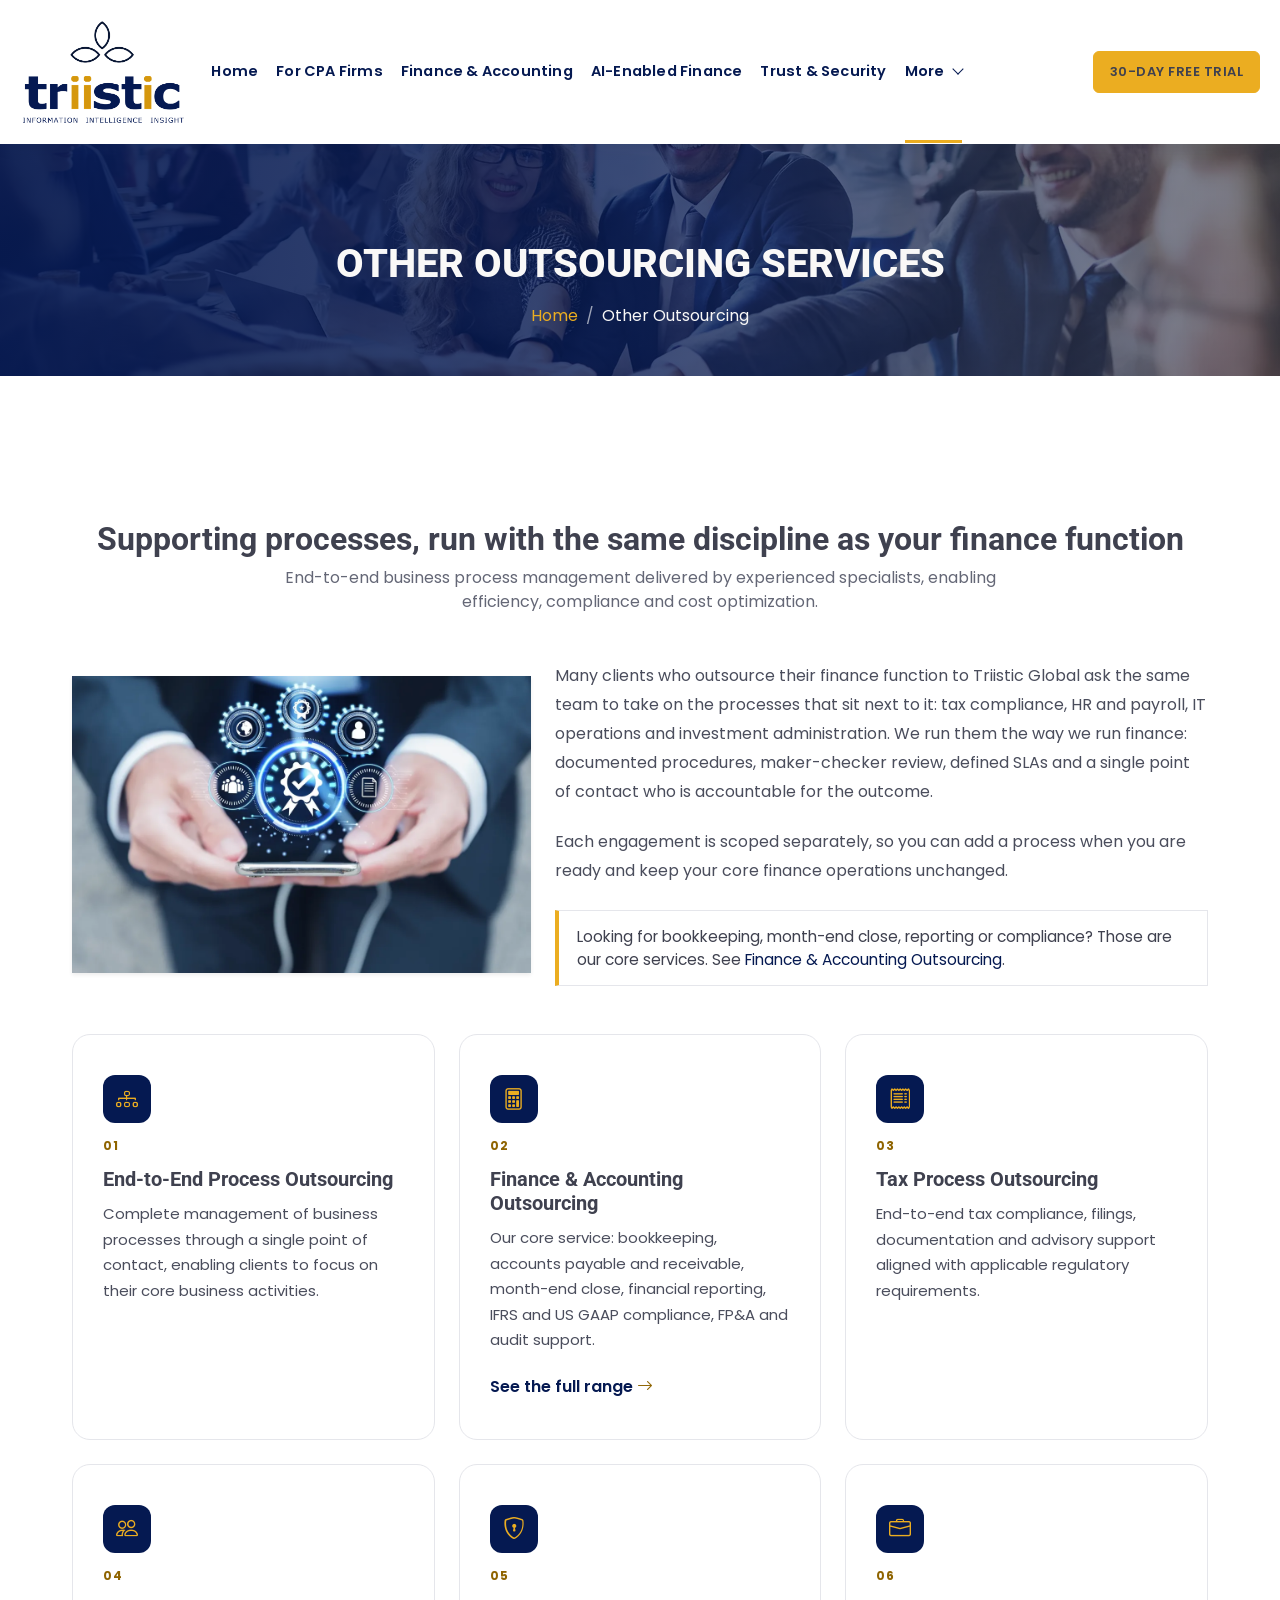
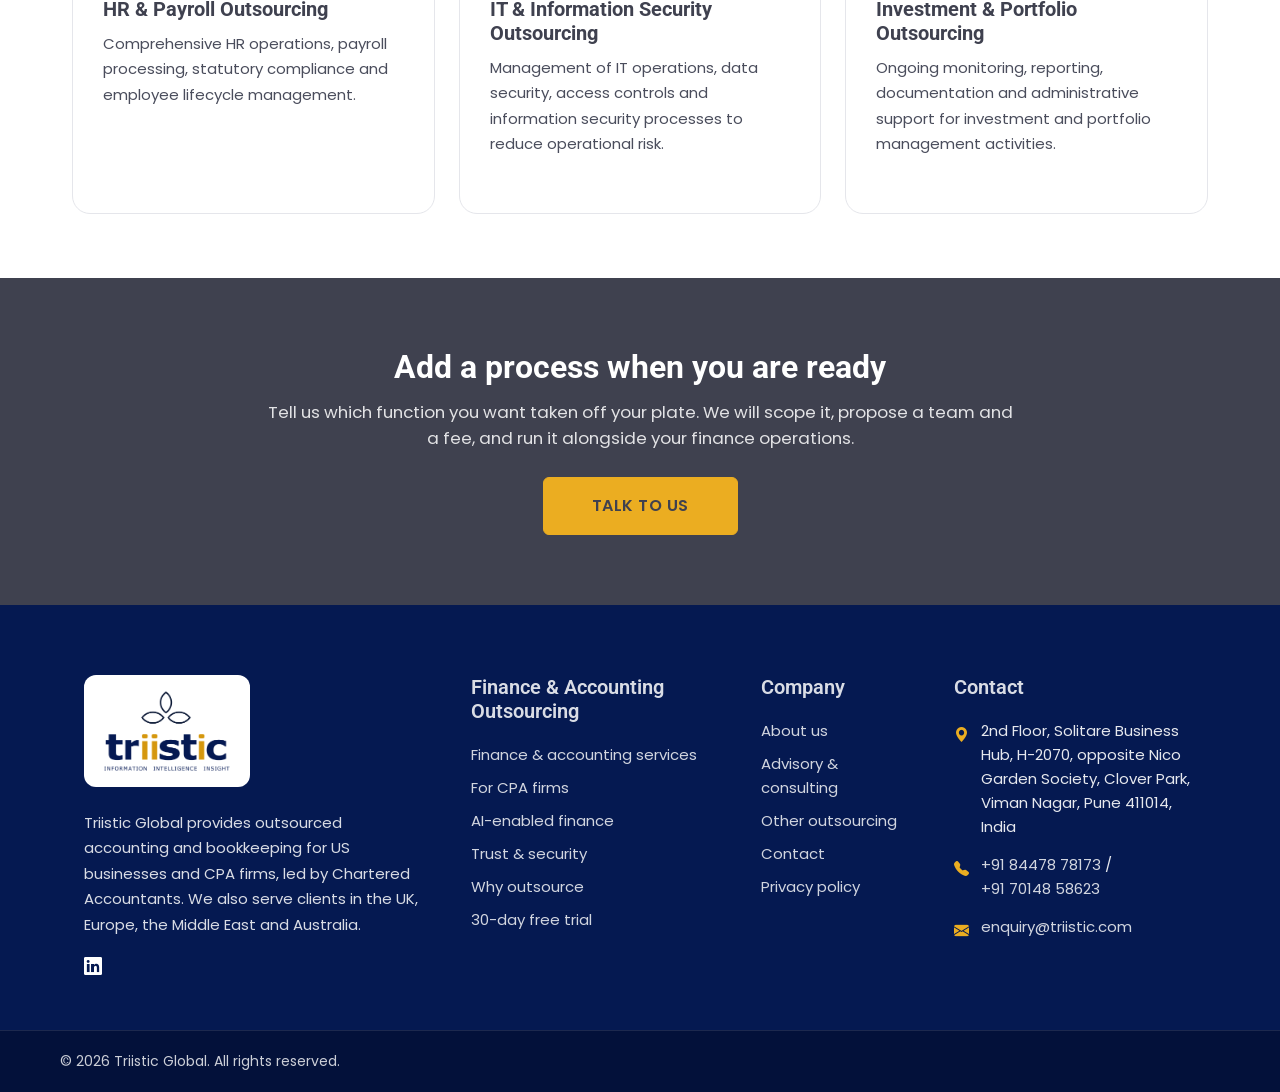
<file: business-process-outsourcing.html>
<!DOCTYPE html>
<html lang="en-US">

<head>
    <meta charset="utf-8">
    <meta name="viewport" content="width=device-width, initial-scale=1.0">

    <!-- PAGE:META START -->
    <title>HR, Payroll, Tax &amp; IT Process Outsourcing | Triistic Global</title>
    <meta name="description" content="Payroll, HR, tax compliance, IT operations and investment administration outsourcing from Triistic Global, alongside our core accounting services.">
    <link rel="canonical" href="https://triistic.com/business-process-outsourcing.html">
    <link rel="alternate" hreflang="en-us" href="https://triistic.com/business-process-outsourcing.html">
    <link rel="alternate" hreflang="x-default" href="https://triistic.com/business-process-outsourcing.html">
    <meta property="og:type" content="website">
    <meta property="og:site_name" content="Triistic Global">
    <meta property="og:locale" content="en_US">
    <meta property="og:title" content="HR, Payroll, Tax &amp; IT Process Outsourcing | Triistic Global">
    <meta property="og:description" content="Payroll, HR, tax compliance, IT operations and investment administration outsourcing from Triistic Global, alongside our core accounting services.">
    <meta property="og:url" content="https://triistic.com/business-process-outsourcing.html">
    <meta property="og:image" content="https://triistic.com/img/og-image.jpg">
    <meta property="og:image:width" content="1200">
    <meta property="og:image:height" content="630">
    <meta property="og:image:alt" content="Triistic Global - outsourced accounting and bookkeeping">
    <meta name="twitter:card" content="summary_large_image">
    <meta name="twitter:title" content="HR, Payroll, Tax &amp; IT Process Outsourcing | Triistic Global">
    <meta name="twitter:description" content="Payroll, HR, tax compliance, IT operations and investment administration outsourcing from Triistic Global, alongside our core accounting services.">
    <meta name="twitter:image" content="https://triistic.com/img/og-image.jpg">
    <meta name="twitter:image:alt" content="Triistic Global - outsourced accounting and bookkeeping">
    <!-- PAGE:META END -->

    <!-- SHARED:HEAD START -->
    <link rel="icon" href="favicon.ico" sizes="32x32">
    <link rel="icon" href="favicon.svg" type="image/svg+xml">
    <link rel="apple-touch-icon" href="apple-touch-icon.png">

    <link rel="preconnect" href="https://fonts.googleapis.com">
    <link rel="preconnect" href="https://fonts.gstatic.com" crossorigin>
    <link href="https://fonts.googleapis.com/css2?family=Poppins:wght@400;600&family=Roboto:wght@700;800&display=swap"
        rel="stylesheet">

    <link rel="stylesheet" href="https://cdn.jsdelivr.net/npm/bootstrap-icons@1.10.4/font/bootstrap-icons.css">

    <link href="lib/animate/animate.min.css" rel="stylesheet">
    <link href="lib/owlcarousel/assets/owl.carousel.min.css" rel="stylesheet">
    <link href="css/bootstrap.min.css" rel="stylesheet">
    <link href="css/style.css" rel="stylesheet">

    <!-- CLIENT-ACTION: Google Analytics 4. Replace G-XXXXXXXXXX with the property ID, then remove the comment markers around the two script tags. -->
    <!--
    <script async src="https://www.googletagmanager.com/gtag/js?id=G-XXXXXXXXXX"></script>
    <script>
        window.dataLayer = window.dataLayer || [];
        function gtag() { dataLayer.push(arguments); }
        gtag('js', new Date());
        gtag('config', 'G-XXXXXXXXXX');
    </script>
    -->
    <!-- CLIENT-ACTION: Google Search Console. Paste the HTML-tag verification meta from Search Console on the next line. -->
    <!-- SHARED:HEAD END -->

    <script type="application/ld+json">
    {
      "@context": "https://schema.org",
      "@graph": [
        {
          "@type": "BreadcrumbList",
          "itemListElement": [
            {
              "@type": "ListItem",
              "position": 1,
              "name": "Home",
              "item": "https://triistic.com/"
            },
            {
              "@type": "ListItem",
              "position": 2,
              "name": "Other Outsourcing Services",
              "item": "https://triistic.com/business-process-outsourcing.html"
            }
          ]
        },
        {
          "@type": "Service",
          "name": "Business Process Outsourcing",
          "serviceType": "Payroll, HR, tax compliance and IT process outsourcing",
          "url": "https://triistic.com/business-process-outsourcing.html",
          "provider": {
            "@id": "https://triistic.com/#organization"
          },
          "areaServed": [
            "United States",
            "United Kingdom",
            "Europe",
            "United Arab Emirates",
            "Australia"
          ]
        }
      ]
    }
    </script>
</head>

<body>
    <!-- SHARED:HEADER START -->
    <header class="site-header" id="siteHeader">
        <nav class="navbar navbar-expand-xl navbar-light" aria-label="Main navigation">
            <div class="container site-nav">

                <a href="index.html" class="navbar-brand site-logo" aria-label="Triistic Global home">
                    <img width="640" height="413" src="img/triistic-logo.webp" alt="Triistic Global">
                </a>

                <a href="tel:+918447878173" class="nav-icon d-xl-none ms-auto me-2" aria-label="Call +91 84478 78173"><i class="bi bi-telephone"></i></a>
                <button class="navbar-toggler" type="button" data-bs-toggle="collapse" data-bs-target="#navbarCollapse"
                    aria-controls="navbarCollapse" aria-expanded="false" aria-label="Toggle navigation">
                    <span class="navbar-toggler-icon"></span>
                </button>

                <div class="collapse navbar-collapse" id="navbarCollapse">
                    <ul class="navbar-nav main-links">
                        <li class="nav-item"><a href="index.html" class="nav-link">Home</a></li>
                        <li class="nav-item"><a href="outsourcing-for-cpa-firms.html" class="nav-link">For CPA Firms</a></li>
                        <li class="nav-item"><a href="finance-accounting-outsourcing.html" class="nav-link">Finance &amp; Accounting</a></li>
                        <li class="nav-item"><a href="ai-enabled-finance.html" class="nav-link">AI-Enabled Finance</a></li>
                        <li class="nav-item"><a href="trust-and-security.html" class="nav-link">Trust &amp; Security</a></li>
                        <li class="nav-item dropdown">
                            <a href="about.html" class="nav-link dropdown-toggle active" data-bs-toggle="dropdown"
                                aria-expanded="false" aria-current="page">More</a>
                            <div class="dropdown-menu">
                                <a href="advisory-consulting.html" class="dropdown-item">Advisory &amp; consulting</a>
                                <a href="business-process-outsourcing.html" class="dropdown-item active" aria-current="page">Other outsourcing</a>
                                <a href="about.html" class="dropdown-item">About us</a>
                                <a href="contact.html" class="dropdown-item">Contact</a>
                            </div>
                        </li>
                    </ul>
                    <div class="nav-actions">
                        <ul class="navbar-nav nav-icons">
                            <li class="d-none d-xxl-block"><a href="tel:+918447878173" class="nav-icon" aria-label="Call +91 84478 78173"><i class="bi bi-telephone"></i></a></li>
                            <li class="d-xl-none"><a href="mailto:enquiry@triistic.com" class="nav-icon" aria-label="Email enquiry@triistic.com"><i class="bi bi-envelope"></i></a></li>
                            <li class="d-xl-none"><a href="https://www.linkedin.com/company/110668910/" class="nav-icon" target="_blank" rel="noopener" aria-label="Triistic Global on LinkedIn"><i class="bi bi-linkedin"></i></a></li>
                            <li class="d-xl-none"><a href="contact.html#reach" class="nav-icon" aria-label="Our office address"><i class="bi bi-geo-alt"></i></a></li>
                        </ul>
                        <a href="free-trial.html" class="btn btn-primary nav-cta">30-Day Free Trial</a>
                    </div>
                </div>
            </div>
        </nav>
    </header>
    <!-- SHARED:HEADER END -->

    <div class="container-fluid page-header pt-5 mb-6 wow fadeIn" data-wow-delay="0.1s">
        <div class="container text-center pt-5">
            <div class="row justify-content-center">
                <div class="col-lg-8">
                    <div class="p-5">
                        <h1 class="display-6 text-uppercase mb-3 animated slideInDown text-light">Other Outsourcing Services</h1>
                        <nav aria-label="breadcrumb" class="animated slideInDown">
                            <ol class="breadcrumb justify-content-center mb-0">
                                <li class="breadcrumb-item"><a href="index.html">Home</a></li>
                                <li class="breadcrumb-item text-light active" aria-current="page">Other Outsourcing</li>
                            </ol>
                        </nav>
                    </div>
                </div>
            </div>
        </div>
    </div>

    <section class="service-page py-6">
        <div class="container">

            <div class="service-header text-center mb-5">
                <h2>Supporting processes, run with the same discipline as your finance function</h2>
                <p class="text-muted mx-auto" style="max-width: 760px;">
                    End-to-end business process management delivered by experienced specialists, enabling efficiency,
                    compliance and cost optimization.
                </p>
            </div>

            <div class="row align-items-center mb-5">
                <div class="col-lg-5 mb-4 mb-lg-0">
                    <img width="1100" height="710" src="img/servicess2.webp" alt="Hands holding a phone with process automation icons"
                        class="img-fluid rounded-4 shadow-sm service-intro-img">
                </div>
                <div class="col-lg-7">
                    <p class="service-intro text-start">
                        Many clients who outsource their finance function to Triistic Global ask the same team to take
                        on the processes that sit next to it: tax compliance, HR and payroll, IT operations and
                        investment administration. We run them the way we run finance: documented procedures,
                        maker-checker review, defined SLAs and a single point of contact who is accountable for the
                        outcome.
                    </p>
                    <p class="service-intro text-start mt-3">
                        Each engagement is scoped separately, so you can add a process when you are ready and keep
                        your core finance operations unchanged.
                    </p>
                    <div class="service-outcome mt-4">
                        Looking for bookkeeping, month-end close, reporting or compliance? Those are our core services.
                        See <a href="finance-accounting-outsourcing.html">Finance &amp; Accounting Outsourcing</a>.
                    </div>
                </div>
            </div>

            <!-- CLIENT-CONFIRM: the IT & Information Security and Investment & Portfolio tiles attract enquiries unrelated to finance outsourcing. Keep them only if the firm actively sells these services. -->
            <div class="row g-4">
                <div class="col-lg-4 col-md-6">
                    <div class="service-box h-100">
                        <div class="service-icon"><i class="bi bi-diagram-3"></i></div>
                        <span class="service-number">01</span>
                        <h3 class="h4">End-to-End Process Outsourcing</h3>
                        <p>Complete management of business processes through a single point of contact, enabling
                            clients to focus on their core business activities.</p>
                    </div>
                </div>
                <div class="col-lg-4 col-md-6">
                    <a href="finance-accounting-outsourcing.html" class="service-box d-block text-decoration-none h-100">
                        <div class="service-icon"><i class="bi bi-calculator"></i></div>
                        <span class="service-number">02</span>
                        <h3 class="h4">Finance &amp; Accounting Outsourcing</h3>
                        <p>Our core service: bookkeeping, accounts payable and receivable, month-end close, financial
                            reporting, IFRS and US GAAP compliance, FP&amp;A and audit support.</p>
                        <span class="service-link">See the full range <i class="bi bi-arrow-right"></i></span>
                    </a>
                </div>
                <div class="col-lg-4 col-md-6">
                    <div class="service-box h-100">
                        <div class="service-icon"><i class="bi bi-receipt"></i></div>
                        <span class="service-number">03</span>
                        <h3 class="h4">Tax Process Outsourcing</h3>
                        <p>End-to-end tax compliance, filings, documentation and advisory support aligned with
                            applicable regulatory requirements.</p>
                    </div>
                </div>
                <div class="col-lg-4 col-md-6">
                    <div class="service-box h-100">
                        <div class="service-icon"><i class="bi bi-people"></i></div>
                        <span class="service-number">04</span>
                        <h3 class="h4">HR &amp; Payroll Outsourcing</h3>
                        <p>Comprehensive HR operations, payroll processing, statutory compliance and employee
                            lifecycle management.</p>
                    </div>
                </div>
                <div class="col-lg-4 col-md-6">
                    <div class="service-box h-100">
                        <div class="service-icon"><i class="bi bi-shield-lock"></i></div>
                        <span class="service-number">05</span>
                        <h3 class="h4">IT &amp; Information Security Outsourcing</h3>
                        <p>Management of IT operations, data security, access controls and information security
                            processes to reduce operational risk.</p>
                    </div>
                </div>
                <div class="col-lg-4 col-md-6">
                    <div class="service-box h-100">
                        <div class="service-icon"><i class="bi bi-briefcase"></i></div>
                        <span class="service-number">06</span>
                        <h3 class="h4">Investment &amp; Portfolio Outsourcing</h3>
                        <p>Ongoing monitoring, reporting, documentation and administrative support for investment and
                            portfolio management activities.</p>
                    </div>
                </div>
            </div>

        </div>
    </section>

    <section class="cta-band text-center">
        <div class="container">
            <h2>Add a process when you are ready</h2>
            <p>Tell us which function you want taken off your plate. We will scope it, propose a team and a fee, and
                run it alongside your finance operations.</p>
            <a href="contact.html" class="btn btn-primary py-3 px-5">Talk to Us</a>
        </div>
    </section>

    <!-- SHARED:FOOTER START -->
    <footer class="cy-footer">
        <div class="container">
            <div class="row g-4 g-lg-5 align-items-start">

                <div class="col-lg-4 col-md-6">
                    <a href="index.html" class="footer-logo d-inline-block mb-3" aria-label="Triistic Global home">
                        <img width="640" height="413" src="img/triistic-logo.webp" alt="Triistic Global" loading="lazy">
                    </a>
                    <p class="footer-text">
                        Triistic Global provides outsourced accounting and bookkeeping for US businesses and CPA firms,
                        led by Chartered Accountants. We also serve clients in the UK, Europe, the Middle East and
                        Australia.
                    </p>
                    <div class="footer-social mt-3">
                        <a href="https://www.linkedin.com/company/110668910/" target="_blank" rel="noopener"
                            aria-label="Triistic Global on LinkedIn"><i class="bi bi-linkedin"></i></a>
                    </div>
                </div>

                <div class="col-lg-3 col-md-6">
                    <h3 class="h5 footer-title">Finance &amp; Accounting Outsourcing</h3>
                    <ul class="footer-links">
                        <li><a href="finance-accounting-outsourcing.html">Finance &amp; accounting services</a></li>
                        <li><a href="outsourcing-for-cpa-firms.html">For CPA firms</a></li>
                        <li><a href="ai-enabled-finance.html">AI-enabled finance</a></li>
                        <li><a href="trust-and-security.html">Trust &amp; security</a></li>
                        <li><a href="why-outsource-finance.html">Why outsource</a></li>
                        <li><a href="free-trial.html">30-day free trial</a></li>
                    </ul>
                </div>

                <div class="col-lg-2 col-md-6">
                    <h3 class="h5 footer-title">Company</h3>
                    <ul class="footer-links">
                        <li><a href="about.html">About us</a></li>
                        <li><a href="advisory-consulting.html">Advisory &amp; consulting</a></li>
                        <li><a href="business-process-outsourcing.html">Other outsourcing</a></li>
                        <li><a href="contact.html">Contact</a></li>
                        <li><a href="privacy-policy.html">Privacy policy</a></li>
                    </ul>
                </div>

                <div class="col-lg-3 col-md-6">
                    <h3 class="h5 footer-title">Contact</h3>
                    <ul class="footer-contact">
                        <li>
                            <i class="bi bi-geo-alt-fill"></i>
                            <!-- CLIENT-CONFIRM: building name spelling ("Solitare" as on the previous site). -->
                            2nd Floor, Solitare Business Hub, H-2070, opposite Nico Garden Society, Clover Park,
                            Viman Nagar, Pune 411014, India
                        </li>
                        <li>
                            <i class="bi bi-telephone-fill"></i>
                            <span><a href="tel:+918447878173">+91 84478 78173</a> / <a href="tel:+917014858623">+91 70148 58623</a></span>
                        </li>
                        <li>
                            <i class="bi bi-envelope-fill"></i>
                            <a href="mailto:enquiry@triistic.com">enquiry@triistic.com</a>
                        </li>
                    </ul>
                </div>

            </div>
        </div>

        <div class="footer-bottom">
            <div class="container d-flex flex-column flex-md-row justify-content-between align-items-center gap-2">
                <!-- CLIENT-CONFIRM: add the registered legal entity name, for example "Triistic Global Private Limited". -->
                <p>&copy; 2026 Triistic Global. All rights reserved.</p>
                <!-- The template licence (CC BY 4.0, HTML Codex) requires this credit unless a credit-removal licence is purchased. See tools/TEMPLATE-LICENSE-htmlcodex.txt. -->
            </div>
        </div>
    </footer>

    <a href="#" class="btn btn-lg btn-primary btn-lg-square back-to-top" aria-label="Back to top"><i class="bi bi-arrow-up"></i></a>
    <!-- SHARED:FOOTER END -->

    <!-- SHARED:SCRIPTS START -->
    <script src="https://ajax.googleapis.com/ajax/libs/jquery/3.6.1/jquery.min.js"></script>
    <script src="https://cdn.jsdelivr.net/npm/bootstrap@5.0.0/dist/js/bootstrap.bundle.min.js"></script>
    <script src="lib/wow/wow.min.js"></script>
    <script src="lib/easing/easing.min.js"></script>
    <script src="lib/owlcarousel/owl.carousel.min.js"></script>
    <script src="js/main.js"></script>
    <!-- SHARED:SCRIPTS END -->

    <!--Start of Tawk.to Script-->
    <script type="text/javascript">
    var Tawk_API=Tawk_API||{}, Tawk_LoadStart=new Date();
    (function(){
    var s1=document.createElement("script"),s0=document.getElementsByTagName("script")[0];
    s1.async=true;
    s1.src='https://embed.tawk.to/6ae87f8ada59243c3733fef8/1k6e34dia';
    s1.charset='UTF-8';
    s1.setAttribute('crossorigin','*');
    s0.parentNode.insertBefore(s1,s0);
    })();
    </script>
    <!--End of Tawk.to Script-->
</body>

</html>
</file>
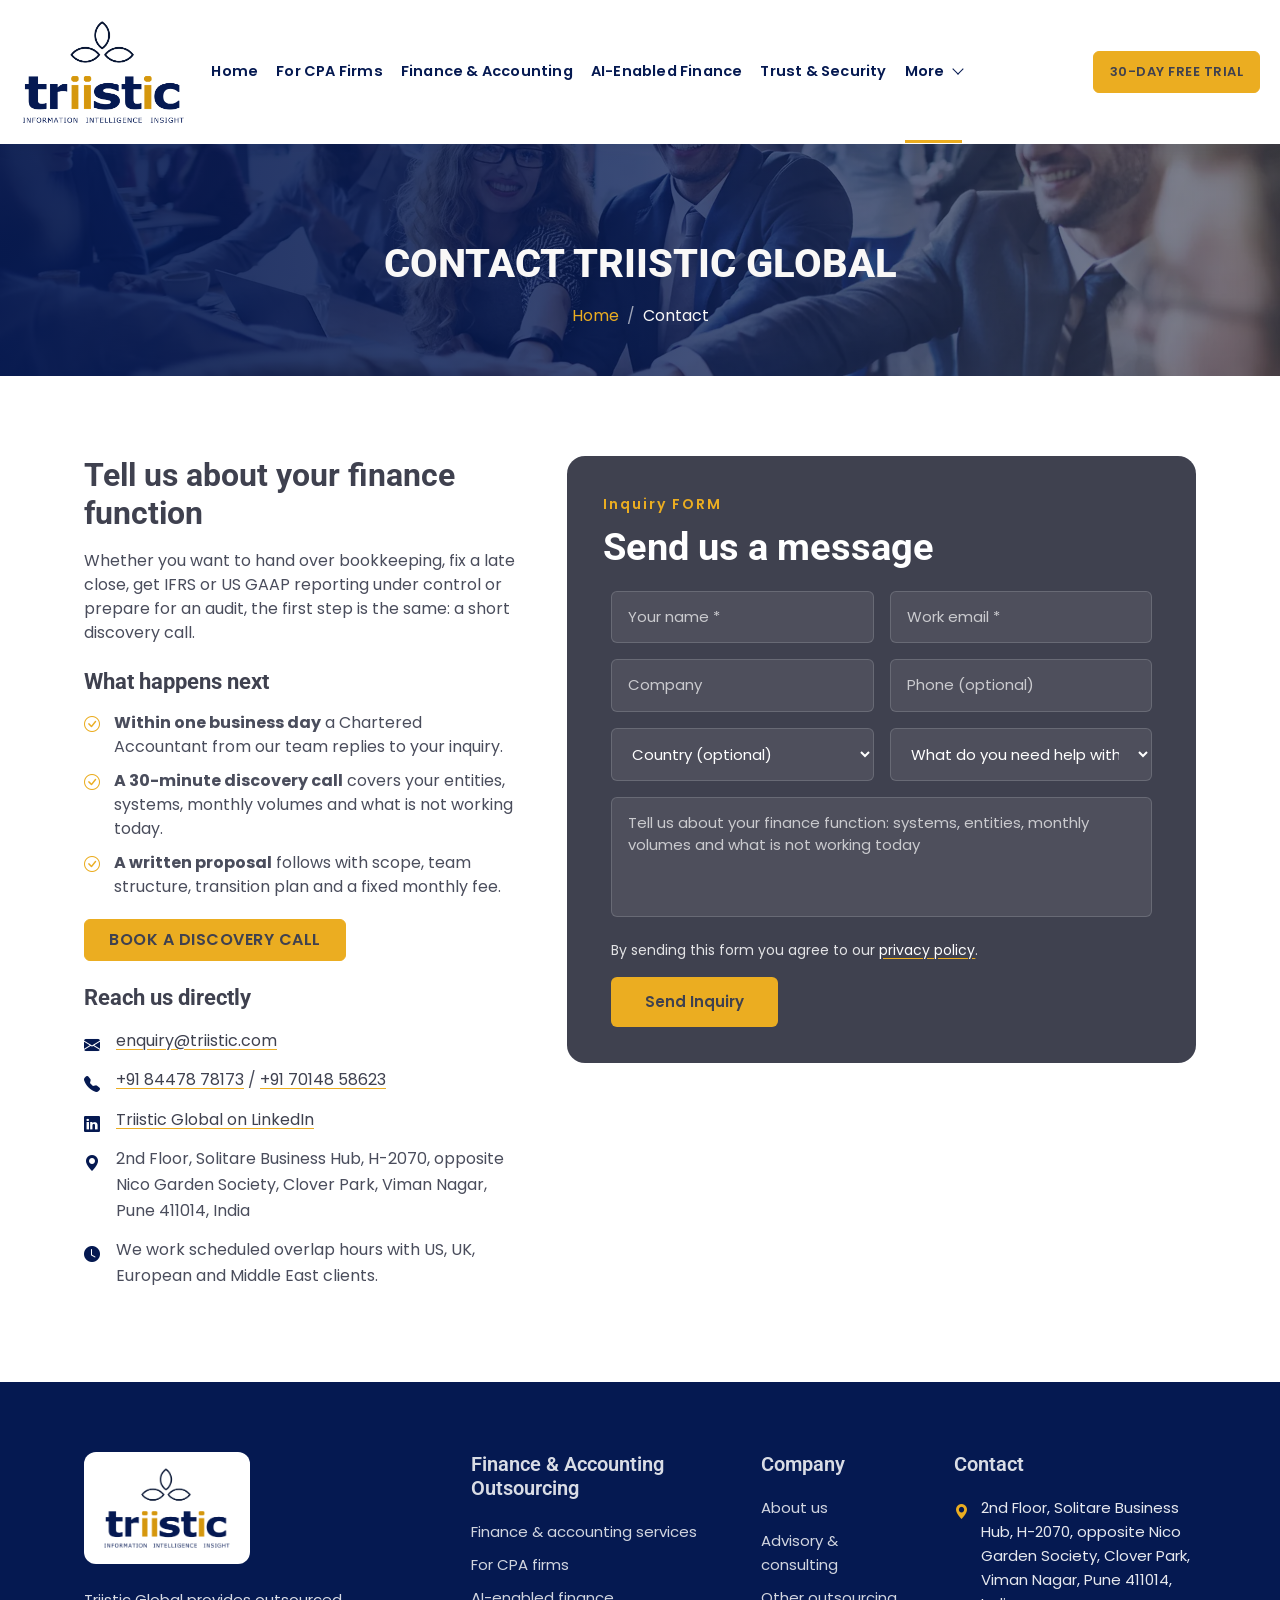
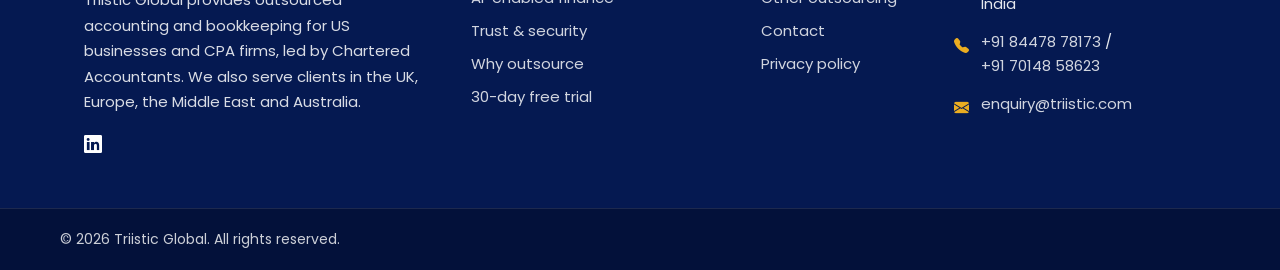
<file: contact.html>
<!DOCTYPE html>
<html lang="en-US">

<head>
    <meta charset="utf-8">
    <meta name="viewport" content="width=device-width, initial-scale=1.0">

    <!-- PAGE:META START -->
    <title>Contact Triistic Global | Outsourced Accounting Inquiries</title>
    <meta name="description" content="Contact Triistic Global about outsourced bookkeeping, accounting and reporting. Call, email or send an inquiry; we reply within one business day.">
    <link rel="canonical" href="https://triistic.com/contact.html">
    <link rel="alternate" hreflang="en-us" href="https://triistic.com/contact.html">
    <link rel="alternate" hreflang="x-default" href="https://triistic.com/contact.html">
    <meta property="og:type" content="website">
    <meta property="og:site_name" content="Triistic Global">
    <meta property="og:locale" content="en_US">
    <meta property="og:title" content="Contact Triistic Global | Outsourced Accounting Inquiries">
    <meta property="og:description" content="Contact Triistic Global about outsourced bookkeeping, accounting and reporting. Call, email or send an inquiry; we reply within one business day.">
    <meta property="og:url" content="https://triistic.com/contact.html">
    <meta property="og:image" content="https://triistic.com/img/og-image.jpg">
    <meta property="og:image:width" content="1200">
    <meta property="og:image:height" content="630">
    <meta property="og:image:alt" content="Triistic Global - outsourced accounting and bookkeeping">
    <meta name="twitter:card" content="summary_large_image">
    <meta name="twitter:title" content="Contact Triistic Global | Outsourced Accounting Inquiries">
    <meta name="twitter:description" content="Contact Triistic Global about outsourced bookkeeping, accounting and reporting. Call, email or send an inquiry; we reply within one business day.">
    <meta name="twitter:image" content="https://triistic.com/img/og-image.jpg">
    <meta name="twitter:image:alt" content="Triistic Global - outsourced accounting and bookkeeping">
    <!-- PAGE:META END -->

    <!-- SHARED:HEAD START -->
    <link rel="icon" href="favicon.ico" sizes="32x32">
    <link rel="icon" href="favicon.svg" type="image/svg+xml">
    <link rel="apple-touch-icon" href="apple-touch-icon.png">

    <link rel="preconnect" href="https://fonts.googleapis.com">
    <link rel="preconnect" href="https://fonts.gstatic.com" crossorigin>
    <link href="https://fonts.googleapis.com/css2?family=Poppins:wght@400;600&family=Roboto:wght@700;800&display=swap"
        rel="stylesheet">

    <link rel="stylesheet" href="https://cdn.jsdelivr.net/npm/bootstrap-icons@1.10.4/font/bootstrap-icons.css">

    <link href="lib/animate/animate.min.css" rel="stylesheet">
    <link href="lib/owlcarousel/assets/owl.carousel.min.css" rel="stylesheet">
    <link href="css/bootstrap.min.css" rel="stylesheet">
    <link href="css/style.css" rel="stylesheet">

    <!-- CLIENT-ACTION: Google Analytics 4. Replace G-XXXXXXXXXX with the property ID, then remove the comment markers around the two script tags. -->
    <!--
    <script async src="https://www.googletagmanager.com/gtag/js?id=G-XXXXXXXXXX"></script>
    <script>
        window.dataLayer = window.dataLayer || [];
        function gtag() { dataLayer.push(arguments); }
        gtag('js', new Date());
        gtag('config', 'G-XXXXXXXXXX');
    </script>
    -->
    <!-- CLIENT-ACTION: Google Search Console. Paste the HTML-tag verification meta from Search Console on the next line. -->
    <!-- SHARED:HEAD END -->

    <script type="application/ld+json">
    {
      "@context": "https://schema.org",
      "@graph": [
        {
          "@type": "BreadcrumbList",
          "itemListElement": [
            { "@type": "ListItem", "position": 1, "name": "Home", "item": "https://triistic.com/" },
            { "@type": "ListItem", "position": 2, "name": "Contact", "item": "https://triistic.com/contact.html" }
          ]
        },
        {
          "@type": "ContactPage",
          "url": "https://triistic.com/contact.html",
          "name": "Contact Triistic Global",
          "about": { "@id": "https://triistic.com/#organization" }
        }
      ]
    }
    </script>
</head>

<body>
    <!-- SHARED:HEADER START -->
    <header class="site-header" id="siteHeader">
        <nav class="navbar navbar-expand-xl navbar-light" aria-label="Main navigation">
            <div class="container site-nav">

                <a href="index.html" class="navbar-brand site-logo" aria-label="Triistic Global home">
                    <img width="640" height="413" src="img/triistic-logo.webp" alt="Triistic Global">
                </a>

                <a href="tel:+918447878173" class="nav-icon d-xl-none ms-auto me-2" aria-label="Call +91 84478 78173"><i class="bi bi-telephone"></i></a>
                <button class="navbar-toggler" type="button" data-bs-toggle="collapse" data-bs-target="#navbarCollapse"
                    aria-controls="navbarCollapse" aria-expanded="false" aria-label="Toggle navigation">
                    <span class="navbar-toggler-icon"></span>
                </button>

                <div class="collapse navbar-collapse" id="navbarCollapse">
                    <ul class="navbar-nav main-links">
                        <li class="nav-item"><a href="index.html" class="nav-link">Home</a></li>
                        <li class="nav-item"><a href="outsourcing-for-cpa-firms.html" class="nav-link">For CPA Firms</a></li>
                        <li class="nav-item"><a href="finance-accounting-outsourcing.html" class="nav-link">Finance &amp; Accounting</a></li>
                        <li class="nav-item"><a href="ai-enabled-finance.html" class="nav-link">AI-Enabled Finance</a></li>
                        <li class="nav-item"><a href="trust-and-security.html" class="nav-link">Trust &amp; Security</a></li>
                        <li class="nav-item dropdown">
                            <a href="about.html" class="nav-link dropdown-toggle active" data-bs-toggle="dropdown"
                                aria-expanded="false" aria-current="page">More</a>
                            <div class="dropdown-menu">
                                <a href="advisory-consulting.html" class="dropdown-item">Advisory &amp; consulting</a>
                                <a href="business-process-outsourcing.html" class="dropdown-item">Other outsourcing</a>
                                <a href="about.html" class="dropdown-item">About us</a>
                                <a href="contact.html" class="dropdown-item active" aria-current="page">Contact</a>
                            </div>
                        </li>
                    </ul>
                    <div class="nav-actions">
                        <ul class="navbar-nav nav-icons">
                            <li class="d-none d-xxl-block"><a href="tel:+918447878173" class="nav-icon" aria-label="Call +91 84478 78173"><i class="bi bi-telephone"></i></a></li>
                            <li class="d-xl-none"><a href="mailto:enquiry@triistic.com" class="nav-icon" aria-label="Email enquiry@triistic.com"><i class="bi bi-envelope"></i></a></li>
                            <li class="d-xl-none"><a href="https://www.linkedin.com/company/110668910/" class="nav-icon" target="_blank" rel="noopener" aria-label="Triistic Global on LinkedIn"><i class="bi bi-linkedin"></i></a></li>
                            <li class="d-xl-none"><a href="contact.html#reach" class="nav-icon" aria-label="Our office address"><i class="bi bi-geo-alt"></i></a></li>
                        </ul>
                        <a href="free-trial.html" class="btn btn-primary nav-cta">30-Day Free Trial</a>
                    </div>
                </div>
            </div>
        </nav>
    </header>
    <!-- SHARED:HEADER END -->

    <div class="container-fluid page-header pt-5 mb-6 wow fadeIn" data-wow-delay="0.1s">
        <div class="container text-center pt-5">
            <div class="row justify-content-center">
                <div class="col-lg-8">
                    <div class="p-5">
                        <h1 class="display-6 text-uppercase mb-3 animated slideInDown text-light">Contact Triistic Global</h1>
                        <nav aria-label="breadcrumb" class="animated slideInDown">
                            <ol class="breadcrumb justify-content-center mb-0">
                                <li class="breadcrumb-item"><a href="index.html">Home</a></li>
                                <li class="breadcrumb-item text-light active" aria-current="page">Contact</li>
                            </ol>
                        </nav>
                    </div>
                </div>
            </div>
        </div>
    </div>

    <section class="service-page pb-6">
        <div class="container">
            <div class="row g-5">

                <div class="col-lg-5">
                    <h2 class="mb-3">Tell us about your finance function</h2>
                    <p>
                        Whether you want to hand over bookkeeping, fix a late close, get IFRS or US GAAP reporting
                        under control or prepare for an audit, the first step is the same: a short discovery call.
                    </p>

                    <h3 class="scope-heading mt-4">What happens next</h3>
                    <ul class="lead-list">
                        <li><strong>Within one business day</strong> a Chartered Accountant from our team replies to
                            your inquiry.</li>
                        <li><strong>A 30-minute discovery call</strong> covers your entities, systems, monthly volumes
                            and what is not working today.</li>
                        <li><strong>A written proposal</strong> follows with scope, team structure, transition plan
                            and a fixed monthly fee.</li>
                    </ul>

                    <!-- CLIENT-ACTION: replace the href with a Calendly or similar booking link; until then the button scrolls to the form. -->
                    <a href="#enquiry" class="btn btn-primary px-4 py-2 mb-4">Book a Discovery Call</a>

                    <h3 class="scope-heading" id="reach">Reach us directly</h3>
                    <ul class="contact-list">
                        <li><i class="bi bi-envelope-fill"></i> <a href="mailto:enquiry@triistic.com">enquiry@triistic.com</a></li>
                        <li><i class="bi bi-telephone-fill"></i> <a href="tel:+918447878173">+91 84478 78173</a> /
                            <a href="tel:+917014858623">+91 70148 58623</a></li>
                        <li><i class="bi bi-linkedin"></i> <a href="https://www.linkedin.com/company/110668910/" target="_blank" rel="noopener">Triistic Global on LinkedIn</a></li>
                        <li><i class="bi bi-geo-alt-fill"></i> 2nd Floor, Solitare Business Hub, H-2070, opposite Nico
                            Garden Society, Clover Park, Viman Nagar, Pune 411014, India</li>
                        <!-- CLIENT-CONFIRM: working hours and overlap windows for US, UK and Middle East clients; a WhatsApp or additional phone number if available. -->
                        <li><i class="bi bi-clock-fill"></i> We work scheduled overlap hours with US, UK, European and Middle East
                            clients.</li>
                    </ul>
                </div>

                <div class="col-lg-7" id="enquiry">
                    <div class="contact-form-card">
                        <span class="cta-subtitle">Inquiry FORM</span>
                        <h2 class="cta-title h3">Send us a message</h2>
                        <!-- SHARED:FORM START -->
                        <form action="send-mail.php" method="POST" class="enquiry-form">
                            <input type="hidden" name="form_type" value="Contact Page Inquiry">
                            <input type="hidden" name="subject" value="New inquiry from triistic.com">
                            <input type="checkbox" name="botcheck" class="botcheck" tabindex="-1" autocomplete="off" aria-hidden="true">

                            <div class="row g-3">
                                <div class="col-md-6">
                                    <label for="f-name" class="visually-hidden">Your name</label>
                                    <input id="f-name" type="text" name="name" class="cta-input" placeholder="Your name *" required>
                                </div>
                                <div class="col-md-6">
                                    <label for="f-email" class="visually-hidden">Work email</label>
                                    <input id="f-email" type="email" name="email" class="cta-input" placeholder="Work email *" required>
                                </div>
                                <div class="col-md-6">
                                    <label for="f-company" class="visually-hidden">Company</label>
                                    <input id="f-company" type="text" name="company" class="cta-input" placeholder="Company">
                                </div>
                                <div class="col-md-6">
                                    <label for="f-phone" class="visually-hidden">Phone</label>
                                    <input id="f-phone" type="tel" name="phone" class="cta-input" placeholder="Phone (optional)">
                                </div>
                                <div class="col-md-6">
                                    <label for="f-country" class="visually-hidden">Country</label>
                                    <select id="f-country" name="country" class="cta-input">
                                        <option value="" selected>Country (optional)</option>
                                        <option>United States</option>
                                        <option>United Kingdom</option>
                                        <option>Europe</option>
                                        <option>United Arab Emirates / Middle East</option>
                                        <option>Australia / New Zealand</option>
                                        <option>India</option>
                                        <option>Other</option>
                                    </select>
                                </div>
                                <div class="col-md-6">
                                    <label for="f-service" class="visually-hidden">What do you need help with?</label>
                                    <select id="f-service" name="service" class="cta-input" required>
                                        <option value="" disabled selected>What do you need help with? *</option>
                                        <option>Bookkeeping</option>
                                        <option>Accounts payable and receivable</option>
                                        <option>FP&amp;A and management reporting</option>
                                        <option>Controller services</option>
                                        <option>Full finance function outsourcing</option>
                                        <option>Advisory and consulting</option>
                                        <option>Other outsourcing (HR, payroll, tax, IT)</option>
                                        <option>Something else</option>
                                    </select>
                                </div>
                                <div class="col-12">
                                    <label for="f-message" class="visually-hidden">Message</label>
                                    <textarea id="f-message" name="message" class="cta-input cta-textarea" rows="4"
                                        placeholder="Tell us about your finance function: systems, entities, monthly volumes and what is not working today"></textarea>
                                </div>
                                <div class="col-12">
                                    <p class="small mb-3">By sending this form you agree to our
                                        <a href="privacy-policy.html">privacy policy</a>.</p>
                                    <button type="submit" class="cta-btn">Send Inquiry</button>
                                </div>
                            </div>
                        </form>
                        <!-- SHARED:FORM END -->
                    </div>
                </div>

            </div>
        </div>
    </section>


    <!-- SHARED:FOOTER START -->
    <footer class="cy-footer">
        <div class="container">
            <div class="row g-4 g-lg-5 align-items-start">

                <div class="col-lg-4 col-md-6">
                    <a href="index.html" class="footer-logo d-inline-block mb-3" aria-label="Triistic Global home">
                        <img width="640" height="413" src="img/triistic-logo.webp" alt="Triistic Global" loading="lazy">
                    </a>
                    <p class="footer-text">
                        Triistic Global provides outsourced accounting and bookkeeping for US businesses and CPA firms,
                        led by Chartered Accountants. We also serve clients in the UK, Europe, the Middle East and
                        Australia.
                    </p>
                    <div class="footer-social mt-3">
                        <a href="https://www.linkedin.com/company/110668910/" target="_blank" rel="noopener"
                            aria-label="Triistic Global on LinkedIn"><i class="bi bi-linkedin"></i></a>
                    </div>
                </div>

                <div class="col-lg-3 col-md-6">
                    <h3 class="h5 footer-title">Finance &amp; Accounting Outsourcing</h3>
                    <ul class="footer-links">
                        <li><a href="finance-accounting-outsourcing.html">Finance &amp; accounting services</a></li>
                        <li><a href="outsourcing-for-cpa-firms.html">For CPA firms</a></li>
                        <li><a href="ai-enabled-finance.html">AI-enabled finance</a></li>
                        <li><a href="trust-and-security.html">Trust &amp; security</a></li>
                        <li><a href="why-outsource-finance.html">Why outsource</a></li>
                        <li><a href="free-trial.html">30-day free trial</a></li>
                    </ul>
                </div>

                <div class="col-lg-2 col-md-6">
                    <h3 class="h5 footer-title">Company</h3>
                    <ul class="footer-links">
                        <li><a href="about.html">About us</a></li>
                        <li><a href="advisory-consulting.html">Advisory &amp; consulting</a></li>
                        <li><a href="business-process-outsourcing.html">Other outsourcing</a></li>
                        <li><a href="contact.html">Contact</a></li>
                        <li><a href="privacy-policy.html">Privacy policy</a></li>
                    </ul>
                </div>

                <div class="col-lg-3 col-md-6">
                    <h3 class="h5 footer-title">Contact</h3>
                    <ul class="footer-contact">
                        <li>
                            <i class="bi bi-geo-alt-fill"></i>
                            <!-- CLIENT-CONFIRM: building name spelling ("Solitare" as on the previous site). -->
                            2nd Floor, Solitare Business Hub, H-2070, opposite Nico Garden Society, Clover Park,
                            Viman Nagar, Pune 411014, India
                        </li>
                        <li>
                            <i class="bi bi-telephone-fill"></i>
                            <span><a href="tel:+918447878173">+91 84478 78173</a> / <a href="tel:+917014858623">+91 70148 58623</a></span>
                        </li>
                        <li>
                            <i class="bi bi-envelope-fill"></i>
                            <a href="mailto:enquiry@triistic.com">enquiry@triistic.com</a>
                        </li>
                    </ul>
                </div>

            </div>
        </div>

        <div class="footer-bottom">
            <div class="container d-flex flex-column flex-md-row justify-content-between align-items-center gap-2">
                <!-- CLIENT-CONFIRM: add the registered legal entity name, for example "Triistic Global Private Limited". -->
                <p>&copy; 2026 Triistic Global. All rights reserved.</p>
                <!-- The template licence (CC BY 4.0, HTML Codex) requires this credit unless a credit-removal licence is purchased. See tools/TEMPLATE-LICENSE-htmlcodex.txt. -->
            </div>
        </div>
    </footer>

    <a href="#" class="btn btn-lg btn-primary btn-lg-square back-to-top" aria-label="Back to top"><i class="bi bi-arrow-up"></i></a>
    <!-- SHARED:FOOTER END -->

    <!-- SHARED:SCRIPTS START -->
    <script src="https://ajax.googleapis.com/ajax/libs/jquery/3.6.1/jquery.min.js"></script>
    <script src="https://cdn.jsdelivr.net/npm/bootstrap@5.0.0/dist/js/bootstrap.bundle.min.js"></script>
    <script src="lib/wow/wow.min.js"></script>
    <script src="lib/easing/easing.min.js"></script>
    <script src="lib/owlcarousel/owl.carousel.min.js"></script>
    <script src="js/main.js"></script>
    <!-- SHARED:SCRIPTS END -->

    <!--Start of Tawk.to Script-->
    <script type="text/javascript">
    var Tawk_API=Tawk_API||{}, Tawk_LoadStart=new Date();
    (function(){
    var s1=document.createElement("script"),s0=document.getElementsByTagName("script")[0];
    s1.async=true;
    s1.src='https://embed.tawk.to/6ae87f8ada59243c3733fef8/1k6e34dia';
    s1.charset='UTF-8';
    s1.setAttribute('crossorigin','*');
    s0.parentNode.insertBefore(s1,s0);
    })();
    </script>
    <!--End of Tawk.to Script-->
</body>

</html>
</file>
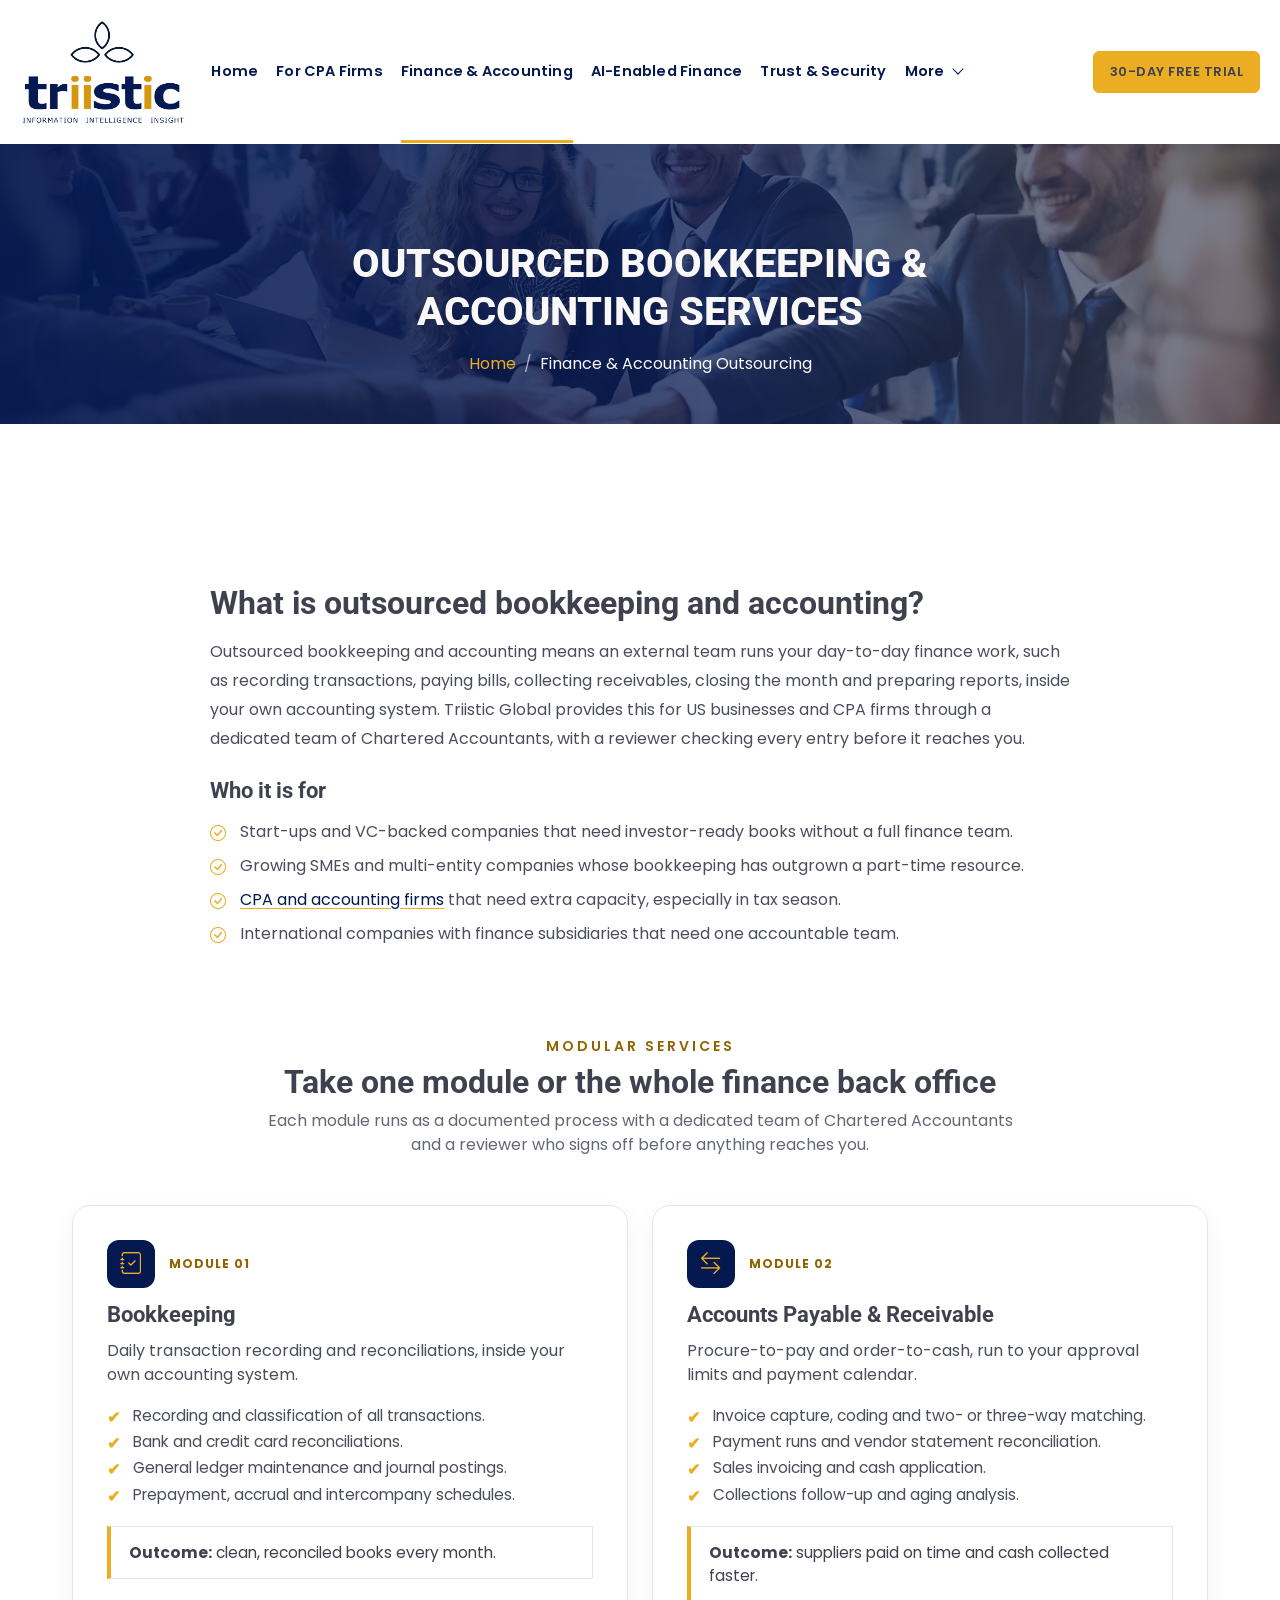
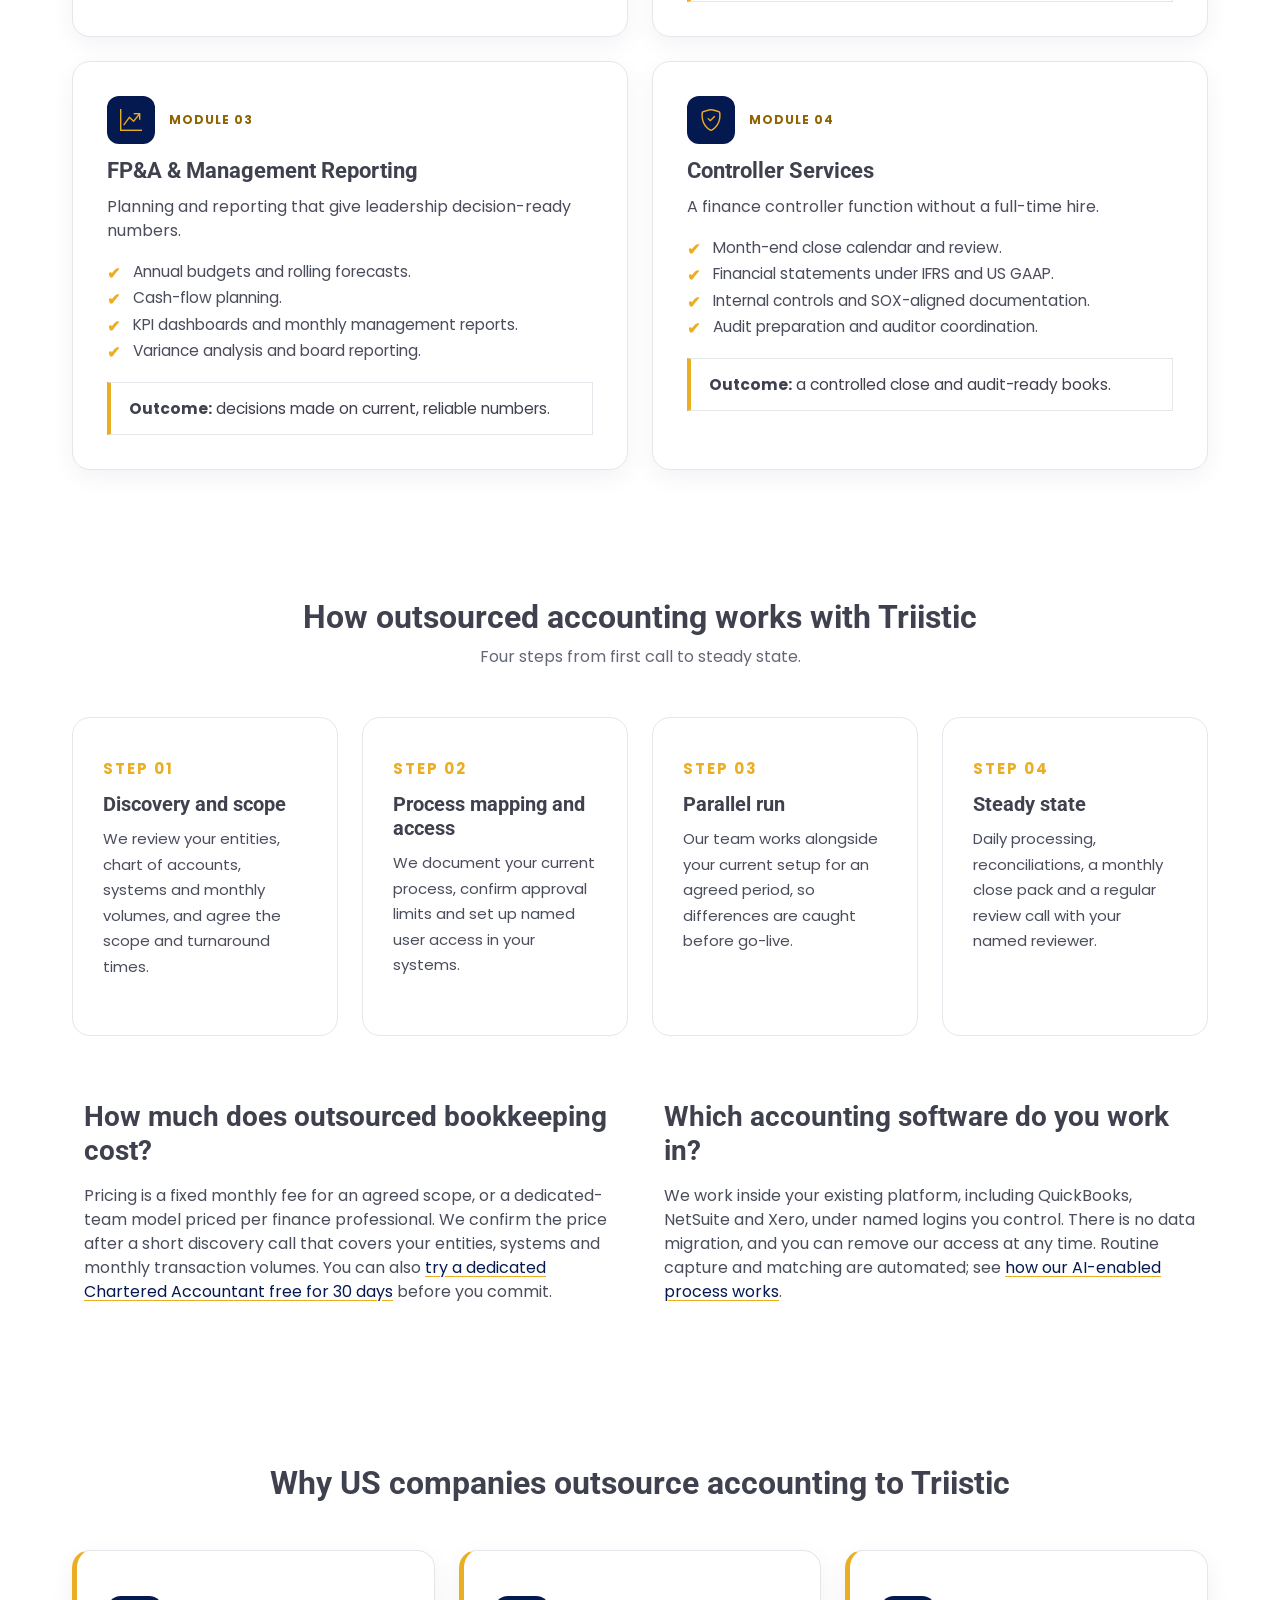
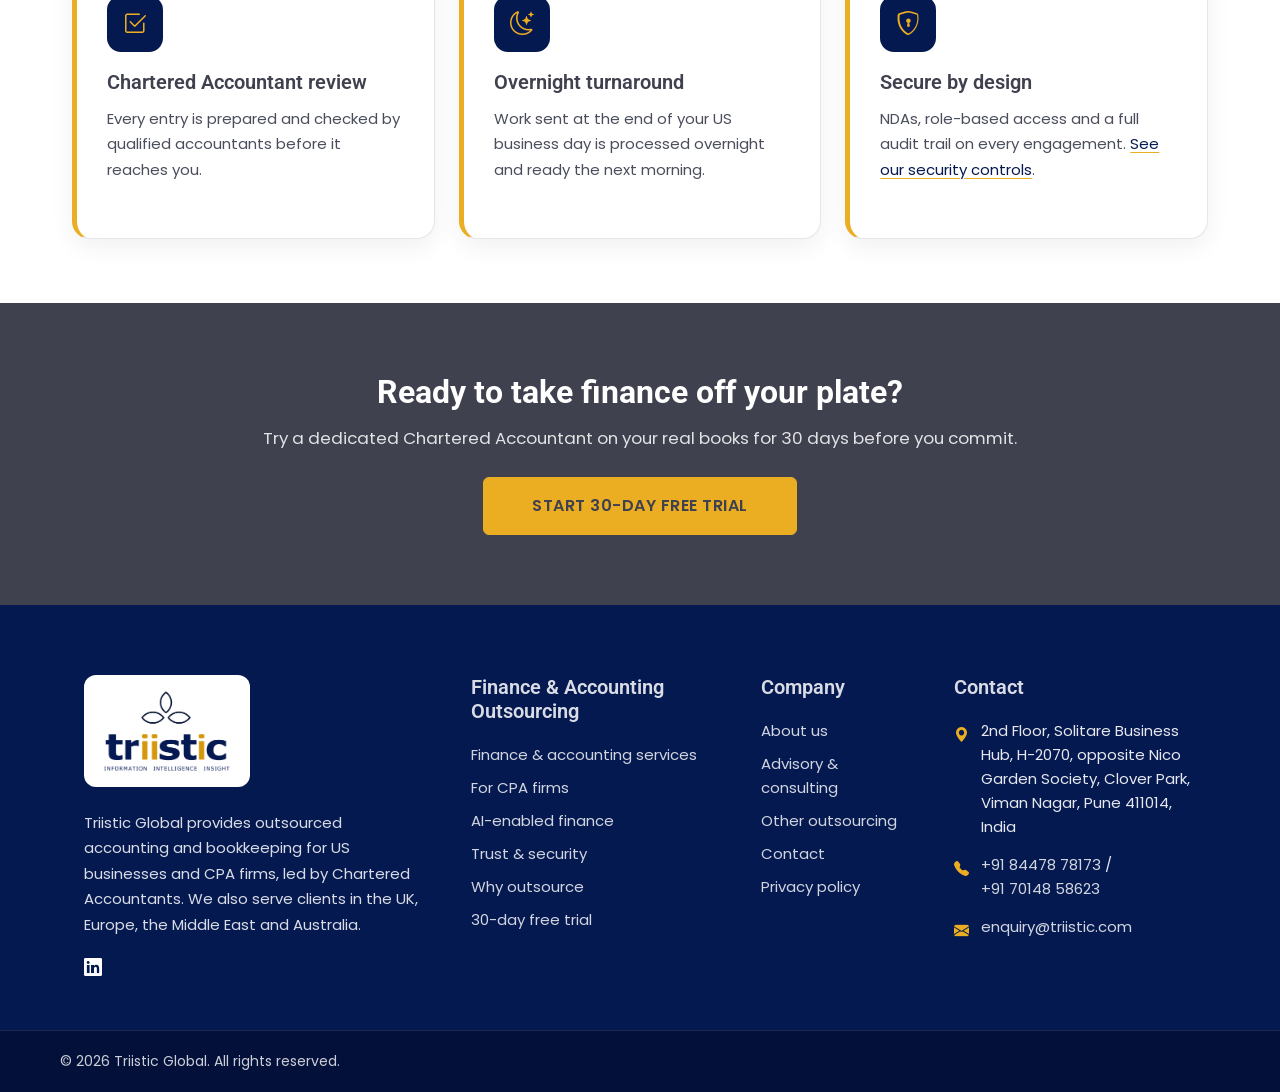
<file: finance-accounting-outsourcing.html>
<!DOCTYPE html>
<html lang="en-US">

<head>
    <meta charset="utf-8">
    <meta name="viewport" content="width=device-width, initial-scale=1.0">

    <!-- PAGE:META START -->
    <title>Outsourced Bookkeeping &amp; Accounting Services | Triistic Global</title>
    <meta name="description" content="Outsourced bookkeeping, accounts payable and receivable, FP&amp;A and controller services for US companies, run by Chartered Accountants inside your own systems.">
    <link rel="canonical" href="https://triistic.com/finance-accounting-outsourcing.html">
    <link rel="alternate" hreflang="en-us" href="https://triistic.com/finance-accounting-outsourcing.html">
    <link rel="alternate" hreflang="x-default" href="https://triistic.com/finance-accounting-outsourcing.html">
    <meta property="og:type" content="website">
    <meta property="og:site_name" content="Triistic Global">
    <meta property="og:locale" content="en_US">
    <meta property="og:title" content="Outsourced Bookkeeping &amp; Accounting Services | Triistic Global">
    <meta property="og:description" content="Outsourced bookkeeping, accounts payable and receivable, FP&amp;A and controller services for US companies, run by Chartered Accountants inside your own systems.">
    <meta property="og:url" content="https://triistic.com/finance-accounting-outsourcing.html">
    <meta property="og:image" content="https://triistic.com/img/og-image.jpg">
    <meta property="og:image:width" content="1200">
    <meta property="og:image:height" content="630">
    <meta property="og:image:alt" content="Triistic Global - outsourced accounting and bookkeeping">
    <meta name="twitter:card" content="summary_large_image">
    <meta name="twitter:title" content="Outsourced Bookkeeping &amp; Accounting Services | Triistic Global">
    <meta name="twitter:description" content="Outsourced bookkeeping, accounts payable and receivable, FP&amp;A and controller services for US companies, run by Chartered Accountants inside your own systems.">
    <meta name="twitter:image" content="https://triistic.com/img/og-image.jpg">
    <meta name="twitter:image:alt" content="Triistic Global - outsourced accounting and bookkeeping">
    <!-- PAGE:META END -->

    <!-- SHARED:HEAD START -->
    <link rel="icon" href="favicon.ico" sizes="32x32">
    <link rel="icon" href="favicon.svg" type="image/svg+xml">
    <link rel="apple-touch-icon" href="apple-touch-icon.png">

    <link rel="preconnect" href="https://fonts.googleapis.com">
    <link rel="preconnect" href="https://fonts.gstatic.com" crossorigin>
    <link href="https://fonts.googleapis.com/css2?family=Poppins:wght@400;600&family=Roboto:wght@700;800&display=swap"
        rel="stylesheet">

    <link rel="stylesheet" href="https://cdn.jsdelivr.net/npm/bootstrap-icons@1.10.4/font/bootstrap-icons.css">

    <link href="lib/animate/animate.min.css" rel="stylesheet">
    <link href="lib/owlcarousel/assets/owl.carousel.min.css" rel="stylesheet">
    <link href="css/bootstrap.min.css" rel="stylesheet">
    <link href="css/style.css" rel="stylesheet">

    <!-- CLIENT-ACTION: Google Analytics 4. Replace G-XXXXXXXXXX with the property ID, then remove the comment markers around the two script tags. -->
    <!--
    <script async src="https://www.googletagmanager.com/gtag/js?id=G-XXXXXXXXXX"></script>
    <script>
        window.dataLayer = window.dataLayer || [];
        function gtag() { dataLayer.push(arguments); }
        gtag('js', new Date());
        gtag('config', 'G-XXXXXXXXXX');
    </script>
    -->
    <!-- CLIENT-ACTION: Google Search Console. Paste the HTML-tag verification meta from Search Console on the next line. -->
    <!-- SHARED:HEAD END -->

    <script type="application/ld+json">
    {
      "@context": "https://schema.org",
      "@graph": [
        {
          "@type": "BreadcrumbList",
          "itemListElement": [
            {
              "@type": "ListItem",
              "position": 1,
              "name": "Home",
              "item": "https://triistic.com/"
            },
            {
              "@type": "ListItem",
              "position": 2,
              "name": "Finance & Accounting Outsourcing",
              "item": "https://triistic.com/finance-accounting-outsourcing.html"
            }
          ]
        },
        {
          "@type": "Service",
          "name": "Finance & Accounting Outsourcing",
          "serviceType": "Finance and accounting outsourcing",
          "url": "https://triistic.com/finance-accounting-outsourcing.html",
          "provider": {
            "@id": "https://triistic.com/#organization"
          },
          "hasOfferCatalog": {
            "@type": "OfferCatalog",
            "name": "Finance & Accounting Modules",
            "itemListElement": [
              {
                "@type": "Offer",
                "itemOffered": {
                  "@type": "Service",
                  "name": "Bookkeeping",
                  "url": "https://triistic.com/finance-accounting-outsourcing.html#bookkeeping"
                }
              },
              {
                "@type": "Offer",
                "itemOffered": {
                  "@type": "Service",
                  "name": "Accounts Payable & Receivable",
                  "url": "https://triistic.com/finance-accounting-outsourcing.html#ap-ar"
                }
              },
              {
                "@type": "Offer",
                "itemOffered": {
                  "@type": "Service",
                  "name": "FP&A & Management Reporting",
                  "url": "https://triistic.com/finance-accounting-outsourcing.html#fpa"
                }
              },
              {
                "@type": "Offer",
                "itemOffered": {
                  "@type": "Service",
                  "name": "Controller Services",
                  "url": "https://triistic.com/finance-accounting-outsourcing.html#controller"
                }
              }
            ]
          }
        }
      ]
    }
    </script>
</head>

<body>
    <!-- SHARED:HEADER START -->
    <header class="site-header" id="siteHeader">
        <nav class="navbar navbar-expand-xl navbar-light" aria-label="Main navigation">
            <div class="container site-nav">

                <a href="index.html" class="navbar-brand site-logo" aria-label="Triistic Global home">
                    <img width="640" height="413" src="img/triistic-logo.webp" alt="Triistic Global">
                </a>

                <a href="tel:+918447878173" class="nav-icon d-xl-none ms-auto me-2" aria-label="Call +91 84478 78173"><i class="bi bi-telephone"></i></a>
                <button class="navbar-toggler" type="button" data-bs-toggle="collapse" data-bs-target="#navbarCollapse"
                    aria-controls="navbarCollapse" aria-expanded="false" aria-label="Toggle navigation">
                    <span class="navbar-toggler-icon"></span>
                </button>

                <div class="collapse navbar-collapse" id="navbarCollapse">
                    <ul class="navbar-nav main-links">
                        <li class="nav-item"><a href="index.html" class="nav-link">Home</a></li>
                        <li class="nav-item"><a href="outsourcing-for-cpa-firms.html" class="nav-link">For CPA Firms</a></li>
                        <li class="nav-item"><a href="finance-accounting-outsourcing.html" class="nav-link active" aria-current="page">Finance &amp; Accounting</a></li>
                        <li class="nav-item"><a href="ai-enabled-finance.html" class="nav-link">AI-Enabled Finance</a></li>
                        <li class="nav-item"><a href="trust-and-security.html" class="nav-link">Trust &amp; Security</a></li>
                        <li class="nav-item dropdown">
                            <a href="about.html" class="nav-link dropdown-toggle" data-bs-toggle="dropdown"
                                aria-expanded="false">More</a>
                            <div class="dropdown-menu">
                                <a href="advisory-consulting.html" class="dropdown-item">Advisory &amp; consulting</a>
                                <a href="business-process-outsourcing.html" class="dropdown-item">Other outsourcing</a>
                                <a href="about.html" class="dropdown-item">About us</a>
                                <a href="contact.html" class="dropdown-item">Contact</a>
                            </div>
                        </li>
                    </ul>
                    <div class="nav-actions">
                        <ul class="navbar-nav nav-icons">
                            <li class="d-none d-xxl-block"><a href="tel:+918447878173" class="nav-icon" aria-label="Call +91 84478 78173"><i class="bi bi-telephone"></i></a></li>
                            <li class="d-xl-none"><a href="mailto:enquiry@triistic.com" class="nav-icon" aria-label="Email enquiry@triistic.com"><i class="bi bi-envelope"></i></a></li>
                            <li class="d-xl-none"><a href="https://www.linkedin.com/company/110668910/" class="nav-icon" target="_blank" rel="noopener" aria-label="Triistic Global on LinkedIn"><i class="bi bi-linkedin"></i></a></li>
                            <li class="d-xl-none"><a href="contact.html#reach" class="nav-icon" aria-label="Our office address"><i class="bi bi-geo-alt"></i></a></li>
                        </ul>
                        <a href="free-trial.html" class="btn btn-primary nav-cta">30-Day Free Trial</a>
                    </div>
                </div>
            </div>
        </nav>
    </header>
    <!-- SHARED:HEADER END -->

    <div class="container-fluid page-header pt-5 mb-6 wow fadeIn" data-wow-delay="0.1s">
        <div class="container text-center pt-5">
            <div class="row justify-content-center">
                <div class="col-lg-8">
                    <div class="p-5">
                        <h1 class="display-6 text-uppercase mb-3 animated slideInDown text-light">Outsourced Bookkeeping &amp; Accounting Services</h1>
                        <nav aria-label="breadcrumb" class="animated slideInDown">
                            <ol class="breadcrumb justify-content-center mb-0">
                                <li class="breadcrumb-item"><a href="index.html">Home</a></li>
                                <li class="breadcrumb-item text-light active" aria-current="page">Finance &amp; Accounting Outsourcing</li>
                            </ol>
                        </nav>
                    </div>
                </div>
            </div>
        </div>
    </div>

    <section class="service-page pt-6 pb-2">
        <div class="container">
            <div class="mx-auto" style="max-width: 860px;">
                <h2 class="mb-3">What is outsourced bookkeeping and accounting?</h2>
                <p class="service-intro text-start">
                    Outsourced bookkeeping and accounting means an external team runs your day-to-day finance work,
                    such as recording transactions, paying bills, collecting receivables, closing the month and
                    preparing reports, inside your own accounting system. Triistic Global provides this for US
                    businesses and CPA firms through a dedicated team of Chartered Accountants, with a reviewer
                    checking every entry before it reaches you.
                </p>
                <h3 class="scope-heading mt-4">Who it is for</h3>
                <ul class="lead-list">
                    <li>Start-ups and VC-backed companies that need investor-ready books without a full finance team.</li>
                    <li>Growing SMEs and multi-entity companies whose bookkeeping has outgrown a part-time resource.</li>
                    <li><a href="outsourcing-for-cpa-firms.html">CPA and accounting firms</a> that need extra capacity, especially in tax season.</li>
                    <li>International companies with finance subsidiaries that need one accountable team.</li>
                </ul>
            </div>
        </div>
    </section>

    <section class="service-page py-6">
        <div class="container">
            <div class="text-center mb-5">
                <p class="h4 section-kicker mb-2">Modular services</p>
                <h2 class="fw-bold">Take one module or the whole finance back office</h2>
                <p class="text-muted mx-auto" style="max-width: 760px;">
                    Each module runs as a documented process with a dedicated team of Chartered Accountants and a
                    reviewer who signs off before anything reaches you.
                </p>
            </div>

            <div class="row g-4">
                <div class="col-lg-6" id="bookkeeping">
                    <div class="module-card h-100">
                        <div class="module-head">
                            <div class="service-icon"><i class="bi bi-journal-check"></i></div>
                            <span class="service-number">MODULE 01</span>
                        </div>
                        <h3>Bookkeeping</h3>
                        <p>Daily transaction recording and reconciliations, inside your own accounting system.</p>
                        <ul class="service-list d-block">
                            <li>Recording and classification of all transactions.</li>
                            <li>Bank and credit card reconciliations.</li>
                            <li>General ledger maintenance and journal postings.</li>
                            <li>Prepayment, accrual and intercompany schedules.</li>
                        </ul>
                        <div class="service-outcome"><strong>Outcome:</strong> clean, reconciled books every month.</div>
                    </div>
                </div>

                <div class="col-lg-6" id="ap-ar">
                    <div class="module-card h-100">
                        <div class="module-head">
                            <div class="service-icon"><i class="bi bi-arrow-left-right"></i></div>
                            <span class="service-number">MODULE 02</span>
                        </div>
                        <h3>Accounts Payable &amp; Receivable</h3>
                        <p>Procure-to-pay and order-to-cash, run to your approval limits and payment calendar.</p>
                        <ul class="service-list d-block">
                            <li>Invoice capture, coding and two- or three-way matching.</li>
                            <li>Payment runs and vendor statement reconciliation.</li>
                            <li>Sales invoicing and cash application.</li>
                            <li>Collections follow-up and aging analysis.</li>
                        </ul>
                        <div class="service-outcome"><strong>Outcome:</strong> suppliers paid on time and cash collected faster.</div>
                    </div>
                </div>

                <div class="col-lg-6" id="fpa">
                    <div class="module-card h-100">
                        <div class="module-head">
                            <div class="service-icon"><i class="bi bi-graph-up-arrow"></i></div>
                            <span class="service-number">MODULE 03</span>
                        </div>
                        <h3>FP&amp;A &amp; Management Reporting</h3>
                        <p>Planning and reporting that give leadership decision-ready numbers.</p>
                        <ul class="service-list d-block">
                            <li>Annual budgets and rolling forecasts.</li>
                            <li>Cash-flow planning.</li>
                            <li>KPI dashboards and monthly management reports.</li>
                            <li>Variance analysis and board reporting.</li>
                        </ul>
                        <div class="service-outcome"><strong>Outcome:</strong> decisions made on current, reliable numbers.</div>
                    </div>
                </div>

                <div class="col-lg-6" id="controller">
                    <div class="module-card h-100">
                        <div class="module-head">
                            <div class="service-icon"><i class="bi bi-shield-check"></i></div>
                            <span class="service-number">MODULE 04</span>
                        </div>
                        <h3>Controller Services</h3>
                        <p>A finance controller function without a full-time hire.</p>
                        <ul class="service-list d-block">
                            <li>Month-end close calendar and review.</li>
                            <li>Financial statements under IFRS and US GAAP.</li>
                            <li>Internal controls and SOX-aligned documentation.</li>
                            <li>Audit preparation and auditor coordination.</li>
                        </ul>
                        <div class="service-outcome"><strong>Outcome:</strong> a controlled close and audit-ready books.</div>
                    </div>
                </div>
            </div>
        </div>
    </section>

    <section class="service-page py-6 steps">
        <div class="container">
            <div class="text-center mb-5">
                <h2 class="fw-bold">How outsourced accounting works with Triistic</h2>
                <p class="text-muted">Four steps from first call to steady state.</p>
            </div>
            <div class="row g-4">
                <div class="col-lg-3 col-md-6">
                    <div class="service-box h-100">
                        <span class="service-number">STEP 01</span>
                        <h3>Discovery and scope</h3>
                        <p>We review your entities, chart of accounts, systems and monthly volumes, and agree the
                            scope and turnaround times.</p>
                    </div>
                </div>
                <div class="col-lg-3 col-md-6">
                    <div class="service-box h-100">
                        <span class="service-number">STEP 02</span>
                        <h3>Process mapping and access</h3>
                        <p>We document your current process, confirm approval limits and set up named user access
                            in your systems.</p>
                    </div>
                </div>
                <div class="col-lg-3 col-md-6">
                    <div class="service-box h-100">
                        <span class="service-number">STEP 03</span>
                        <h3>Parallel run</h3>
                        <p>Our team works alongside your current setup for an agreed period, so differences are
                            caught before go-live.</p>
                    </div>
                </div>
                <div class="col-lg-3 col-md-6">
                    <div class="service-box h-100">
                        <span class="service-number">STEP 04</span>
                        <h3>Steady state</h3>
                        <p>Daily processing, reconciliations, a monthly close pack and a regular review call with
                            your named reviewer.</p>
                    </div>
                </div>
            </div>
        </div>
    </section>

    <section class="service-page pb-6">
        <div class="container">
            <div class="row g-5">
                <div class="col-lg-6">
                    <h2 class="h3 mb-3">How much does outsourced bookkeeping cost?</h2>
                    <p>
                        Pricing is a fixed monthly fee for an agreed scope, or a dedicated-team model priced per
                        finance professional. We confirm the price after a short discovery call that covers your
                        entities, systems and monthly transaction volumes. You can also
                        <a href="free-trial.html">try a dedicated Chartered Accountant free for 30 days</a> before
                        you commit.
                    </p>
                </div>
                <div class="col-lg-6">
                    <h2 class="h3 mb-3">Which accounting software do you work in?</h2>
                    <p>
                        We work inside your existing platform, including QuickBooks, NetSuite and Xero, under named
                        logins you control. There is no data migration, and you can remove our access at any time.
                        Routine capture and matching are automated; see
                        <a href="ai-enabled-finance.html">how our AI-enabled process works</a>.
                    </p>
                </div>
            </div>
        </div>
    </section>

    <section class="why-choose-section py-6">
        <div class="container">
            <div class="text-center mb-5">
                <h2 class="fw-bold">Why US companies outsource accounting to Triistic</h2>
            </div>
            <div class="row g-4">
                <div class="col-lg-4 col-md-6">
                    <div class="why-card h-100">
                        <div class="why-icon"><i class="bi bi-check2-square"></i></div>
                        <h3 class="h5">Chartered Accountant review</h3>
                        <p>Every entry is prepared and checked by qualified accountants before it reaches you.</p>
                    </div>
                </div>
                <div class="col-lg-4 col-md-6">
                    <div class="why-card h-100">
                        <div class="why-icon"><i class="bi bi-moon-stars"></i></div>
                        <h3 class="h5">Overnight turnaround</h3>
                        <p>Work sent at the end of your US business day is processed overnight and ready the next
                            morning.</p>
                    </div>
                </div>
                <div class="col-lg-4 col-md-6">
                    <div class="why-card h-100">
                        <div class="why-icon"><i class="bi bi-shield-lock"></i></div>
                        <h3 class="h5">Secure by design</h3>
                        <p>NDAs, role-based access and a full audit trail on every engagement.
                            <a href="trust-and-security.html">See our security controls</a>.</p>
                    </div>
                </div>
            </div>
        </div>
    </section>

    <section class="cta-band text-center">
        <div class="container">
            <h2>Ready to take finance off your plate?</h2>
            <p>Try a dedicated Chartered Accountant on your real books for 30 days before you commit.</p>
            <a href="free-trial.html" class="btn btn-primary py-3 px-5">Start 30-Day Free Trial</a>
        </div>
    </section>

    <!-- SHARED:FOOTER START -->
    <footer class="cy-footer">
        <div class="container">
            <div class="row g-4 g-lg-5 align-items-start">

                <div class="col-lg-4 col-md-6">
                    <a href="index.html" class="footer-logo d-inline-block mb-3" aria-label="Triistic Global home">
                        <img width="640" height="413" src="img/triistic-logo.webp" alt="Triistic Global" loading="lazy">
                    </a>
                    <p class="footer-text">
                        Triistic Global provides outsourced accounting and bookkeeping for US businesses and CPA firms,
                        led by Chartered Accountants. We also serve clients in the UK, Europe, the Middle East and
                        Australia.
                    </p>
                    <div class="footer-social mt-3">
                        <a href="https://www.linkedin.com/company/110668910/" target="_blank" rel="noopener"
                            aria-label="Triistic Global on LinkedIn"><i class="bi bi-linkedin"></i></a>
                    </div>
                </div>

                <div class="col-lg-3 col-md-6">
                    <h3 class="h5 footer-title">Finance &amp; Accounting Outsourcing</h3>
                    <ul class="footer-links">
                        <li><a href="finance-accounting-outsourcing.html">Finance &amp; accounting services</a></li>
                        <li><a href="outsourcing-for-cpa-firms.html">For CPA firms</a></li>
                        <li><a href="ai-enabled-finance.html">AI-enabled finance</a></li>
                        <li><a href="trust-and-security.html">Trust &amp; security</a></li>
                        <li><a href="why-outsource-finance.html">Why outsource</a></li>
                        <li><a href="free-trial.html">30-day free trial</a></li>
                    </ul>
                </div>

                <div class="col-lg-2 col-md-6">
                    <h3 class="h5 footer-title">Company</h3>
                    <ul class="footer-links">
                        <li><a href="about.html">About us</a></li>
                        <li><a href="advisory-consulting.html">Advisory &amp; consulting</a></li>
                        <li><a href="business-process-outsourcing.html">Other outsourcing</a></li>
                        <li><a href="contact.html">Contact</a></li>
                        <li><a href="privacy-policy.html">Privacy policy</a></li>
                    </ul>
                </div>

                <div class="col-lg-3 col-md-6">
                    <h3 class="h5 footer-title">Contact</h3>
                    <ul class="footer-contact">
                        <li>
                            <i class="bi bi-geo-alt-fill"></i>
                            <!-- CLIENT-CONFIRM: building name spelling ("Solitare" as on the previous site). -->
                            2nd Floor, Solitare Business Hub, H-2070, opposite Nico Garden Society, Clover Park,
                            Viman Nagar, Pune 411014, India
                        </li>
                        <li>
                            <i class="bi bi-telephone-fill"></i>
                            <span><a href="tel:+918447878173">+91 84478 78173</a> / <a href="tel:+917014858623">+91 70148 58623</a></span>
                        </li>
                        <li>
                            <i class="bi bi-envelope-fill"></i>
                            <a href="mailto:enquiry@triistic.com">enquiry@triistic.com</a>
                        </li>
                    </ul>
                </div>

            </div>
        </div>

        <div class="footer-bottom">
            <div class="container d-flex flex-column flex-md-row justify-content-between align-items-center gap-2">
                <!-- CLIENT-CONFIRM: add the registered legal entity name, for example "Triistic Global Private Limited". -->
                <p>&copy; 2026 Triistic Global. All rights reserved.</p>
                <!-- The template licence (CC BY 4.0, HTML Codex) requires this credit unless a credit-removal licence is purchased. See tools/TEMPLATE-LICENSE-htmlcodex.txt. -->
            </div>
        </div>
    </footer>

    <a href="#" class="btn btn-lg btn-primary btn-lg-square back-to-top" aria-label="Back to top"><i class="bi bi-arrow-up"></i></a>
    <!-- SHARED:FOOTER END -->

    <!-- SHARED:SCRIPTS START -->
    <script src="https://ajax.googleapis.com/ajax/libs/jquery/3.6.1/jquery.min.js"></script>
    <script src="https://cdn.jsdelivr.net/npm/bootstrap@5.0.0/dist/js/bootstrap.bundle.min.js"></script>
    <script src="lib/wow/wow.min.js"></script>
    <script src="lib/easing/easing.min.js"></script>
    <script src="lib/owlcarousel/owl.carousel.min.js"></script>
    <script src="js/main.js"></script>
    <!-- SHARED:SCRIPTS END -->

    <!--Start of Tawk.to Script-->
    <script type="text/javascript">
    var Tawk_API=Tawk_API||{}, Tawk_LoadStart=new Date();
    (function(){
    var s1=document.createElement("script"),s0=document.getElementsByTagName("script")[0];
    s1.async=true;
    s1.src='https://embed.tawk.to/6ae87f8ada59243c3733fef8/1k6e34dia';
    s1.charset='UTF-8';
    s1.setAttribute('crossorigin','*');
    s0.parentNode.insertBefore(s1,s0);
    })();
    </script>
    <!--End of Tawk.to Script-->
</body>

</html>
</file>
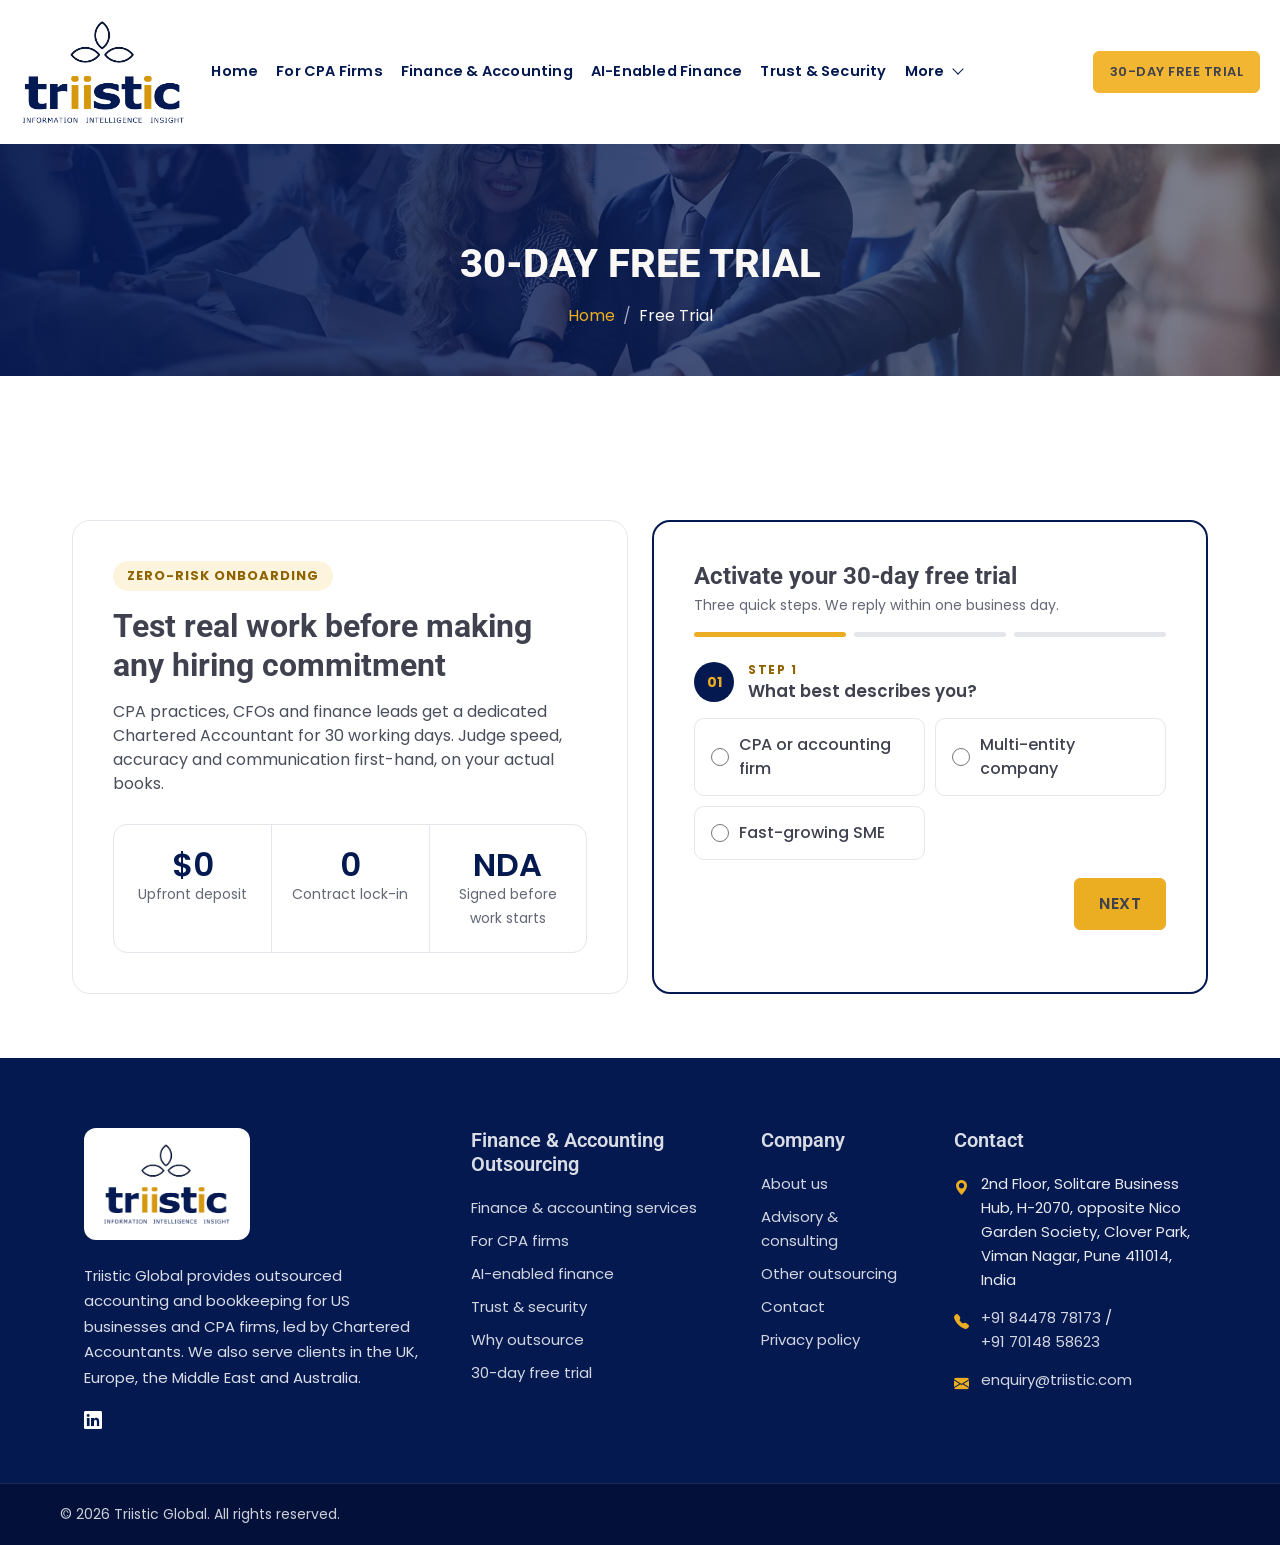
<file: free-trial.html>
<!DOCTYPE html>
<html lang="en-US">

<head>
    <meta charset="utf-8">
    <meta name="viewport" content="width=device-width, initial-scale=1.0">

    <!-- PAGE:META START -->
    <title>30-Day Free Trial of Outsourced Accounting | Triistic Global</title>
    <meta name="description" content="Test a dedicated Chartered Accountant on your real books for 30 days before you commit. No upfront deposit, no contract lock-in, NDA signed before work starts.">
    <link rel="canonical" href="https://triistic.com/free-trial.html">
    <link rel="alternate" hreflang="en-us" href="https://triistic.com/free-trial.html">
    <link rel="alternate" hreflang="x-default" href="https://triistic.com/free-trial.html">
    <meta property="og:type" content="website">
    <meta property="og:site_name" content="Triistic Global">
    <meta property="og:locale" content="en_US">
    <meta property="og:title" content="30-Day Free Trial of Outsourced Accounting | Triistic Global">
    <meta property="og:description" content="Test a dedicated Chartered Accountant on your real books for 30 days before you commit. No upfront deposit, no contract lock-in, NDA signed before work starts.">
    <meta property="og:url" content="https://triistic.com/free-trial.html">
    <meta property="og:image" content="https://triistic.com/img/og-image.jpg">
    <meta property="og:image:width" content="1200">
    <meta property="og:image:height" content="630">
    <meta property="og:image:alt" content="Triistic Global - outsourced accounting and bookkeeping">
    <meta name="twitter:card" content="summary_large_image">
    <meta name="twitter:title" content="30-Day Free Trial of Outsourced Accounting | Triistic Global">
    <meta name="twitter:description" content="Test a dedicated Chartered Accountant on your real books for 30 days before you commit. No upfront deposit, no contract lock-in, NDA signed before work starts.">
    <meta name="twitter:image" content="https://triistic.com/img/og-image.jpg">
    <meta name="twitter:image:alt" content="Triistic Global - outsourced accounting and bookkeeping">
    <!-- PAGE:META END -->

    <!-- SHARED:HEAD START -->
    <link rel="icon" href="favicon.ico" sizes="32x32">
    <link rel="icon" href="favicon.svg" type="image/svg+xml">
    <link rel="apple-touch-icon" href="apple-touch-icon.png">

    <link rel="preconnect" href="https://fonts.googleapis.com">
    <link rel="preconnect" href="https://fonts.gstatic.com" crossorigin>
    <link href="https://fonts.googleapis.com/css2?family=Poppins:wght@400;600&family=Roboto:wght@700;800&display=swap"
        rel="stylesheet">

    <link rel="stylesheet" href="https://cdn.jsdelivr.net/npm/bootstrap-icons@1.10.4/font/bootstrap-icons.css">

    <link href="lib/animate/animate.min.css" rel="stylesheet">
    <link href="lib/owlcarousel/assets/owl.carousel.min.css" rel="stylesheet">
    <link href="css/bootstrap.min.css" rel="stylesheet">
    <link href="css/style.css" rel="stylesheet">

    <!-- CLIENT-ACTION: Google Analytics 4. Replace G-XXXXXXXXXX with the property ID, then remove the comment markers around the two script tags. -->
    <!--
    <script async src="https://www.googletagmanager.com/gtag/js?id=G-XXXXXXXXXX"></script>
    <script>
        window.dataLayer = window.dataLayer || [];
        function gtag() { dataLayer.push(arguments); }
        gtag('js', new Date());
        gtag('config', 'G-XXXXXXXXXX');
    </script>
    -->
    <!-- CLIENT-ACTION: Google Search Console. Paste the HTML-tag verification meta from Search Console on the next line. -->
    <!-- SHARED:HEAD END -->

    <script type="application/ld+json">
    {
      "@context": "https://schema.org",
      "@graph": [
        {
          "@type": "BreadcrumbList",
          "itemListElement": [
            {
              "@type": "ListItem",
              "position": 1,
              "name": "Home",
              "item": "https://triistic.com/"
            },
            {
              "@type": "ListItem",
              "position": 2,
              "name": "Free Trial",
              "item": "https://triistic.com/free-trial.html"
            }
          ]
        }
      ]
    }
    </script>
</head>

<body>
    <!-- SHARED:HEADER START -->
    <header class="site-header" id="siteHeader">
        <nav class="navbar navbar-expand-xl navbar-light" aria-label="Main navigation">
            <div class="container site-nav">

                <a href="index.html" class="navbar-brand site-logo" aria-label="Triistic Global home">
                    <img width="640" height="413" src="img/triistic-logo.webp" alt="Triistic Global">
                </a>

                <a href="tel:+918447878173" class="nav-icon d-xl-none ms-auto me-2" aria-label="Call +91 84478 78173"><i class="bi bi-telephone"></i></a>
                <button class="navbar-toggler" type="button" data-bs-toggle="collapse" data-bs-target="#navbarCollapse"
                    aria-controls="navbarCollapse" aria-expanded="false" aria-label="Toggle navigation">
                    <span class="navbar-toggler-icon"></span>
                </button>

                <div class="collapse navbar-collapse" id="navbarCollapse">
                    <ul class="navbar-nav main-links">
                        <li class="nav-item"><a href="index.html" class="nav-link">Home</a></li>
                        <li class="nav-item"><a href="outsourcing-for-cpa-firms.html" class="nav-link">For CPA Firms</a></li>
                        <li class="nav-item"><a href="finance-accounting-outsourcing.html" class="nav-link">Finance &amp; Accounting</a></li>
                        <li class="nav-item"><a href="ai-enabled-finance.html" class="nav-link">AI-Enabled Finance</a></li>
                        <li class="nav-item"><a href="trust-and-security.html" class="nav-link">Trust &amp; Security</a></li>
                        <li class="nav-item dropdown">
                            <a href="about.html" class="nav-link dropdown-toggle" data-bs-toggle="dropdown"
                                aria-expanded="false">More</a>
                            <div class="dropdown-menu">
                                <a href="advisory-consulting.html" class="dropdown-item">Advisory &amp; consulting</a>
                                <a href="business-process-outsourcing.html" class="dropdown-item">Other outsourcing</a>
                                <a href="about.html" class="dropdown-item">About us</a>
                                <a href="contact.html" class="dropdown-item">Contact</a>
                            </div>
                        </li>
                    </ul>
                    <div class="nav-actions">
                        <ul class="navbar-nav nav-icons">
                            <li class="d-none d-xxl-block"><a href="tel:+918447878173" class="nav-icon" aria-label="Call +91 84478 78173"><i class="bi bi-telephone"></i></a></li>
                            <li class="d-xl-none"><a href="mailto:enquiry@triistic.com" class="nav-icon" aria-label="Email enquiry@triistic.com"><i class="bi bi-envelope"></i></a></li>
                            <li class="d-xl-none"><a href="https://www.linkedin.com/company/110668910/" class="nav-icon" target="_blank" rel="noopener" aria-label="Triistic Global on LinkedIn"><i class="bi bi-linkedin"></i></a></li>
                            <li class="d-xl-none"><a href="contact.html#reach" class="nav-icon" aria-label="Our office address"><i class="bi bi-geo-alt"></i></a></li>
                        </ul>
                        <a href="free-trial.html" class="btn btn-primary nav-cta active" aria-current="page">30-Day Free Trial</a>
                    </div>
                </div>
            </div>
        </nav>
    </header>
    <!-- SHARED:HEADER END -->

    <div class="container-fluid page-header pt-5 mb-6 wow fadeIn" data-wow-delay="0.1s">
        <div class="container text-center pt-5">
            <div class="row justify-content-center">
                <div class="col-lg-8">
                    <div class="p-5">
                        <h1 class="display-6 text-uppercase mb-3 animated slideInDown text-light">30-Day Free Trial</h1>
                        <nav aria-label="breadcrumb" class="animated slideInDown">
                            <ol class="breadcrumb justify-content-center mb-0">
                                <li class="breadcrumb-item"><a href="index.html">Home</a></li>
                                <li class="breadcrumb-item text-light active" aria-current="page">Free Trial</li>
                            </ol>
                        </nav>
                    </div>
                </div>
            </div>
        </div>
    </div>

    <section class="service-page py-6">
        <div class="container">
            <div class="row g-4 align-items-stretch">

                <div class="col-lg-6">
                    <div class="trial-offer">
                        <span class="trial-badge">Zero-risk onboarding</span>
                        <h2>Test real work before making any hiring commitment</h2>
                        <!-- CLIENT-CONFIRM: 30-day trial terms (what is included, who qualifies, what happens at the end). -->
                        <p class="mb-4">CPA practices, CFOs and finance leads get a dedicated Chartered Accountant for 30
                            working days. Judge speed, accuracy and communication first-hand, on your actual books.</p>
                        <div class="trial-stats">
                            <div class="trial-stat"><strong>$0</strong><span>Upfront deposit</span></div>
                            <div class="trial-stat"><strong>0</strong><span>Contract lock-in</span></div>
                            <div class="trial-stat"><strong>NDA</strong><span>Signed before work starts</span></div>
                        </div>
                    </div>
                </div>

                <div class="col-lg-6">
                    <div class="trial-form-card">
                        <h2 class="h4 mb-1">Activate your 30-day free trial</h2>
                        <p class="trial-note mb-3">Three quick steps. We reply within one business day.</p>
                        <ol class="trial-progress" aria-hidden="true"><li></li><li></li><li></li></ol>

                        <form id="trialForm" class="trial-form" action="send-mail.php" method="POST">
                            <input type="hidden" name="form_type" value="30-Day Free Trial Request">
                            <input type="hidden" name="subject" value="Free trial request from triistic.com">
                            <input type="checkbox" name="botcheck" class="botcheck" tabindex="-1" autocomplete="off" aria-hidden="true">

                            <fieldset class="trial-step">
                                <legend><span class="step-num">01</span><span><span class="step-label">Step 1</span>What best describes you?</span></legend>
                                <div class="choice-grid">
                                    <label class="choice-card"><input type="radio" name="practice_type" value="CPA or accounting firm" required> CPA or accounting firm</label>
                                    <label class="choice-card"><input type="radio" name="practice_type" value="Multi-entity company"> Multi-entity company</label>
                                    <label class="choice-card"><input type="radio" name="practice_type" value="Fast-growing SME"> Fast-growing SME</label>
                                </div>
                                <div class="step-nav">
                                    <button type="button" class="btn btn-primary" data-step-next>Next</button>
                                </div>
                            </fieldset>

                            <fieldset class="trial-step">
                                <legend><span class="step-num">02</span><span><span class="step-label">Step 2</span>What do you need help with?</span></legend>
                                <div class="choice-grid" data-required-group>
                                    <label class="choice-card"><input type="checkbox" name="need_bookkeeping" value="Yes"> Bookkeeping</label>
                                    <label class="choice-card"><input type="checkbox" name="need_ap_ar" value="Yes"> AP / AR</label>
                                    <label class="choice-card"><input type="checkbox" name="need_reconciliation" value="Yes"> Reconciliation</label>
                                    <!-- CLIENT-CONFIRM: controller services are offered today (blueprint option "Full CA Controller"). -->
                                    <label class="choice-card"><input type="checkbox" name="need_controller" value="Yes"> Controller support</label>
                                </div>
                                <p class="step-error" role="alert">Please choose at least one.</p>
                                <div class="step-nav">
                                    <button type="button" class="btn btn-outline-primary" data-step-back>Back</button>
                                    <button type="button" class="btn btn-primary" data-step-next>Next</button>
                                </div>
                            </fieldset>

                            <fieldset class="trial-step">
                                <legend><span class="step-num">03</span><span><span class="step-label">Step 3</span>Your details and a 15-minute scoping call</span></legend>
                                <div class="row g-3">
                                    <div class="col-md-6">
                                        <label for="t-name" class="visually-hidden">Your name</label>
                                        <input id="t-name" type="text" name="name" class="trial-input" placeholder="Your name *" required>
                                    </div>
                                    <div class="col-md-6">
                                        <label for="t-email" class="visually-hidden">Work email</label>
                                        <input id="t-email" type="email" name="email" class="trial-input" placeholder="Work email *" required>
                                    </div>
                                    <div class="col-md-6">
                                        <label for="t-company" class="visually-hidden">Company or firm</label>
                                        <input id="t-company" type="text" name="company" class="trial-input" placeholder="Company or firm *" required>
                                    </div>
                                    <div class="col-md-6">
                                        <label for="t-country" class="visually-hidden">Country</label>
                                        <select id="t-country" name="country" class="trial-input" required>
                                            <option value="" disabled selected>Country *</option>
                                            <option>United States</option>
                                            <option>United Kingdom</option>
                                            <option>Europe</option>
                                            <option>United Arab Emirates / Middle East</option>
                                            <option>Australia / New Zealand</option>
                                            <option>India</option>
                                            <option>Other</option>
                                        </select>
                                    </div>
                                    <div class="col-12">
                                        <label for="t-time" class="visually-hidden">Best time for the scoping call</label>
                                        <select id="t-time" name="call_time" class="trial-input">
                                            <option value="" selected>Best time for the call (optional)</option>
                                            <option>US Eastern, morning</option>
                                            <option>US Eastern, afternoon</option>
                                            <option>US Central or Pacific</option>
                                            <option>UK or Europe</option>
                                            <option>Middle East or Asia-Pacific</option>
                                        </select>
                                    </div>
                                </div>
                                <!-- CLIENT-ACTION: when the booking link (Calendly or similar) is ready, add a "Pick a time" button here so visitors can book the 15-minute call directly. -->
                                <p class="trial-note mt-3 mb-0">We confirm your scoping call by email. By sending this form you
                                    agree to our <a href="privacy-policy.html">privacy policy</a>.</p>
                                <div class="step-nav">
                                    <button type="button" class="btn btn-outline-primary" data-step-back>Back</button>
                                    <button type="submit" class="btn btn-primary">Activate 30-Day Free Trial</button>
                                </div>
                            </fieldset>
                        </form>
                    </div>
                </div>

            </div>
        </div>
    </section>

    <!-- SHARED:FOOTER START -->
    <footer class="cy-footer">
        <div class="container">
            <div class="row g-4 g-lg-5 align-items-start">

                <div class="col-lg-4 col-md-6">
                    <a href="index.html" class="footer-logo d-inline-block mb-3" aria-label="Triistic Global home">
                        <img width="640" height="413" src="img/triistic-logo.webp" alt="Triistic Global" loading="lazy">
                    </a>
                    <p class="footer-text">
                        Triistic Global provides outsourced accounting and bookkeeping for US businesses and CPA firms,
                        led by Chartered Accountants. We also serve clients in the UK, Europe, the Middle East and
                        Australia.
                    </p>
                    <div class="footer-social mt-3">
                        <a href="https://www.linkedin.com/company/110668910/" target="_blank" rel="noopener"
                            aria-label="Triistic Global on LinkedIn"><i class="bi bi-linkedin"></i></a>
                    </div>
                </div>

                <div class="col-lg-3 col-md-6">
                    <h3 class="h5 footer-title">Finance &amp; Accounting Outsourcing</h3>
                    <ul class="footer-links">
                        <li><a href="finance-accounting-outsourcing.html">Finance &amp; accounting services</a></li>
                        <li><a href="outsourcing-for-cpa-firms.html">For CPA firms</a></li>
                        <li><a href="ai-enabled-finance.html">AI-enabled finance</a></li>
                        <li><a href="trust-and-security.html">Trust &amp; security</a></li>
                        <li><a href="why-outsource-finance.html">Why outsource</a></li>
                        <li><a href="free-trial.html">30-day free trial</a></li>
                    </ul>
                </div>

                <div class="col-lg-2 col-md-6">
                    <h3 class="h5 footer-title">Company</h3>
                    <ul class="footer-links">
                        <li><a href="about.html">About us</a></li>
                        <li><a href="advisory-consulting.html">Advisory &amp; consulting</a></li>
                        <li><a href="business-process-outsourcing.html">Other outsourcing</a></li>
                        <li><a href="contact.html">Contact</a></li>
                        <li><a href="privacy-policy.html">Privacy policy</a></li>
                    </ul>
                </div>

                <div class="col-lg-3 col-md-6">
                    <h3 class="h5 footer-title">Contact</h3>
                    <ul class="footer-contact">
                        <li>
                            <i class="bi bi-geo-alt-fill"></i>
                            <!-- CLIENT-CONFIRM: building name spelling ("Solitare" as on the previous site). -->
                            2nd Floor, Solitare Business Hub, H-2070, opposite Nico Garden Society, Clover Park,
                            Viman Nagar, Pune 411014, India
                        </li>
                        <li>
                            <i class="bi bi-telephone-fill"></i>
                            <span><a href="tel:+918447878173">+91 84478 78173</a> / <a href="tel:+917014858623">+91 70148 58623</a></span>
                        </li>
                        <li>
                            <i class="bi bi-envelope-fill"></i>
                            <a href="mailto:enquiry@triistic.com">enquiry@triistic.com</a>
                        </li>
                    </ul>
                </div>

            </div>
        </div>

        <div class="footer-bottom">
            <div class="container d-flex flex-column flex-md-row justify-content-between align-items-center gap-2">
                <!-- CLIENT-CONFIRM: add the registered legal entity name, for example "Triistic Global Private Limited". -->
                <p>&copy; 2026 Triistic Global. All rights reserved.</p>
                <!-- The template licence (CC BY 4.0, HTML Codex) requires this credit unless a credit-removal licence is purchased. See tools/TEMPLATE-LICENSE-htmlcodex.txt. -->
            </div>
        </div>
    </footer>

    <a href="#" class="btn btn-lg btn-primary btn-lg-square back-to-top" aria-label="Back to top"><i class="bi bi-arrow-up"></i></a>
    <!-- SHARED:FOOTER END -->

    <!-- SHARED:SCRIPTS START -->
    <script src="https://ajax.googleapis.com/ajax/libs/jquery/3.6.1/jquery.min.js"></script>
    <script src="https://cdn.jsdelivr.net/npm/bootstrap@5.0.0/dist/js/bootstrap.bundle.min.js"></script>
    <script src="lib/wow/wow.min.js"></script>
    <script src="lib/easing/easing.min.js"></script>
    <script src="lib/owlcarousel/owl.carousel.min.js"></script>
    <script src="js/main.js"></script>
    <!-- SHARED:SCRIPTS END -->

    <!--Start of Tawk.to Script-->
    <script type="text/javascript">
    var Tawk_API=Tawk_API||{}, Tawk_LoadStart=new Date();
    (function(){
    var s1=document.createElement("script"),s0=document.getElementsByTagName("script")[0];
    s1.async=true;
    s1.src='https://embed.tawk.to/6ae87f8ada59243c3733fef8/1k6e34dia';
    s1.charset='UTF-8';
    s1.setAttribute('crossorigin','*');
    s0.parentNode.insertBefore(s1,s0);
    })();
    </script>
    <!--End of Tawk.to Script-->
</body>

</html>
</file>
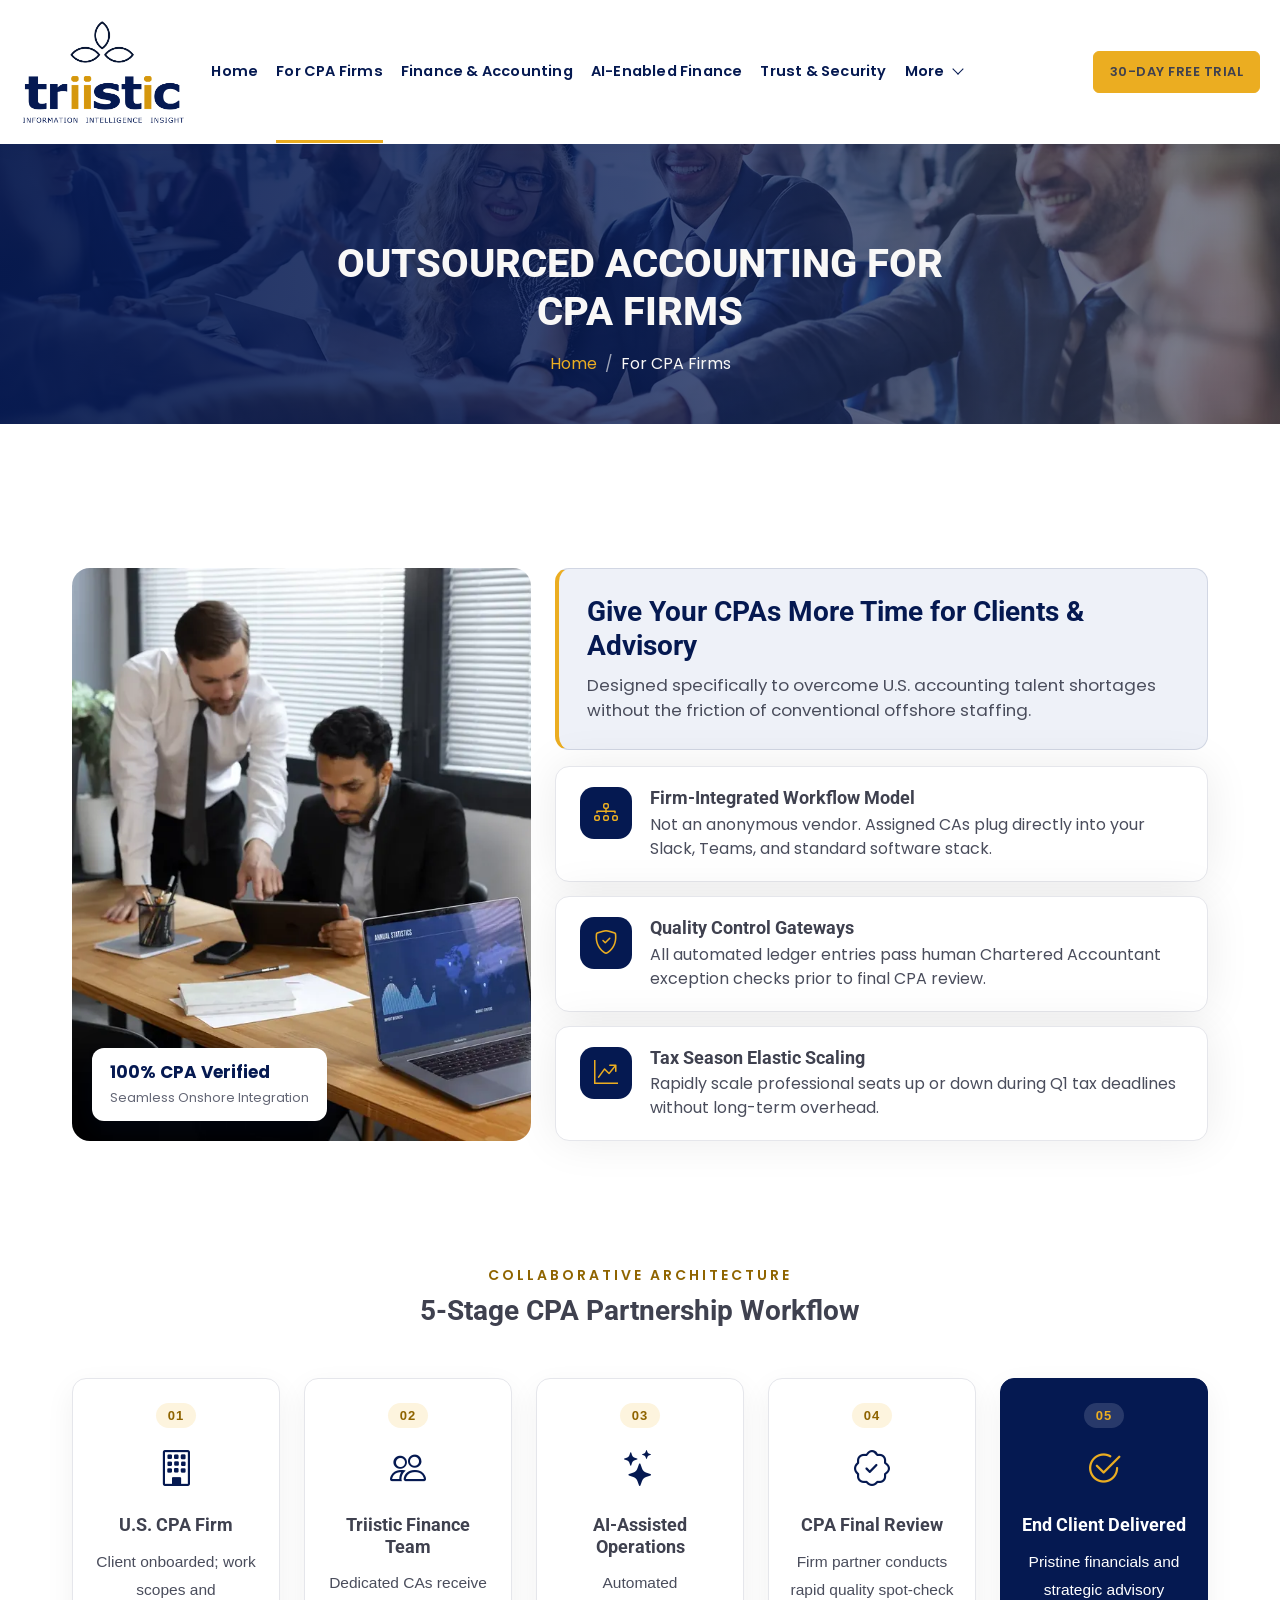
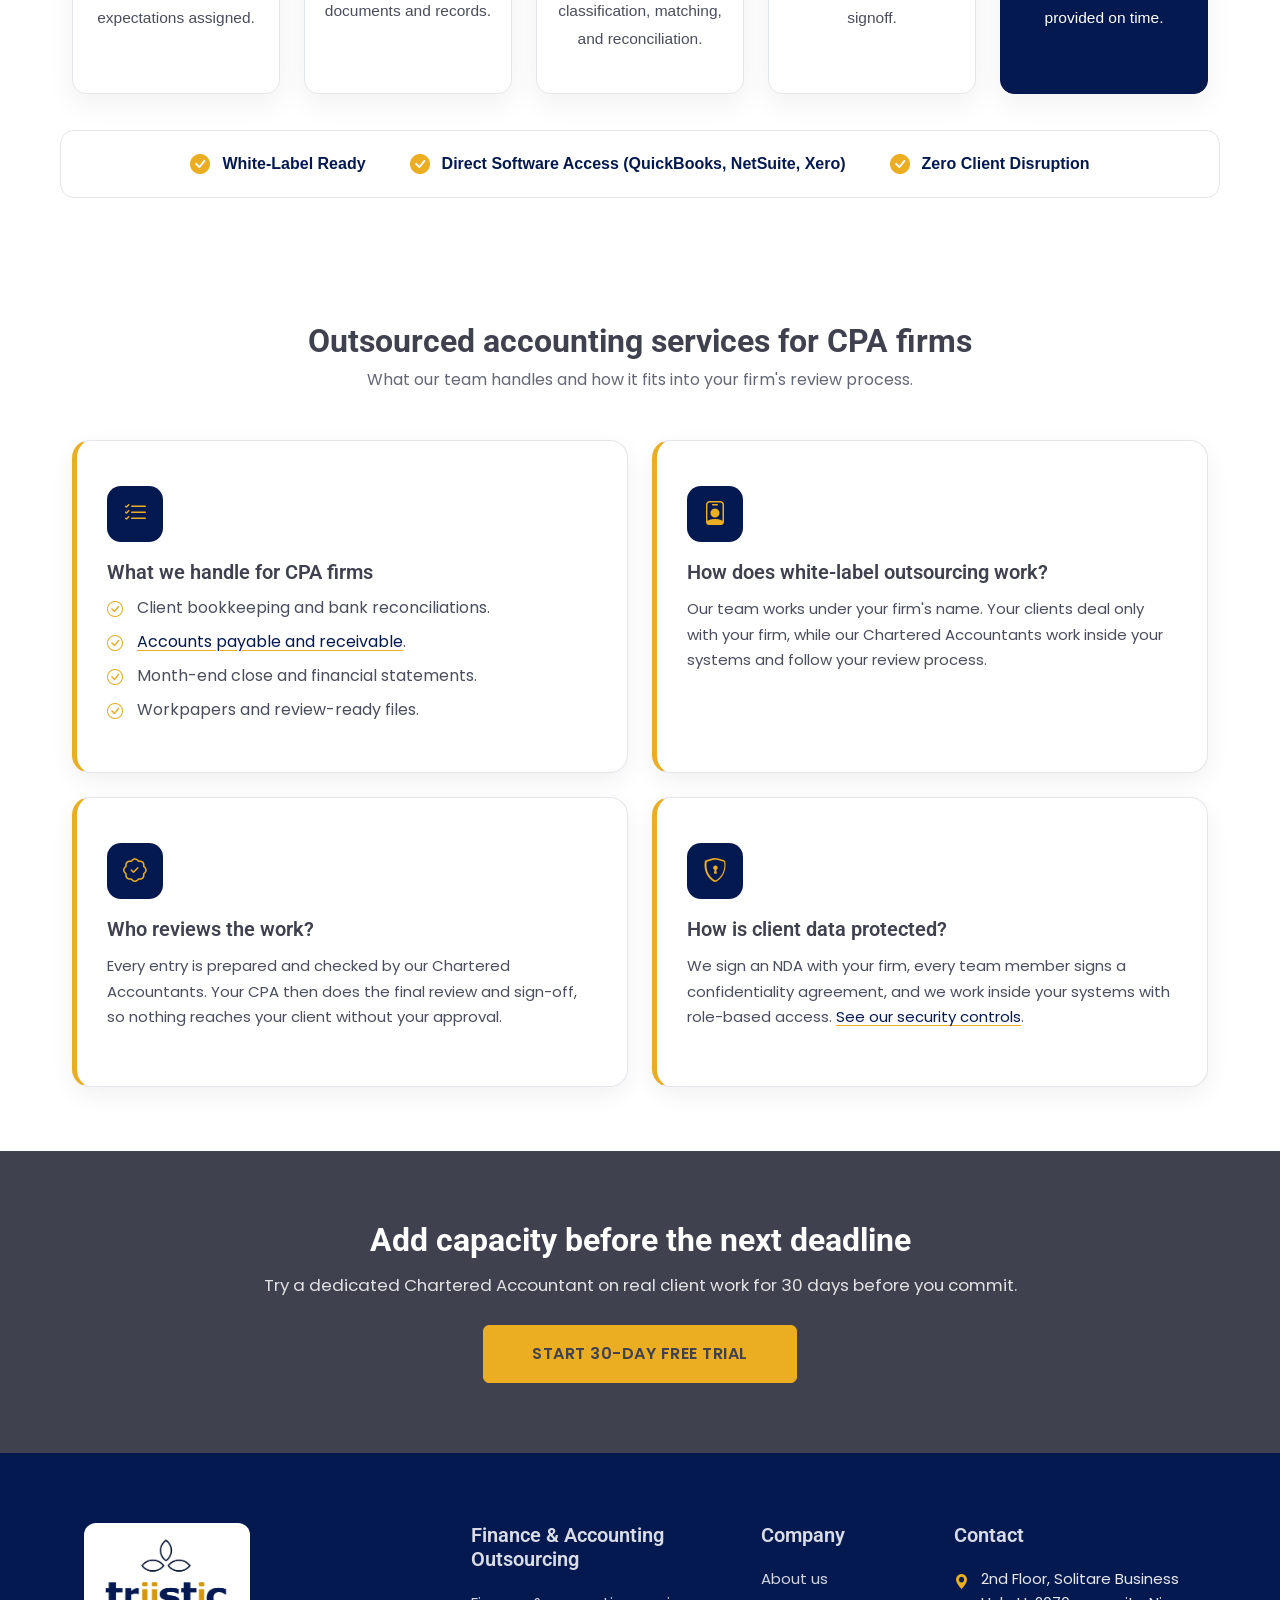
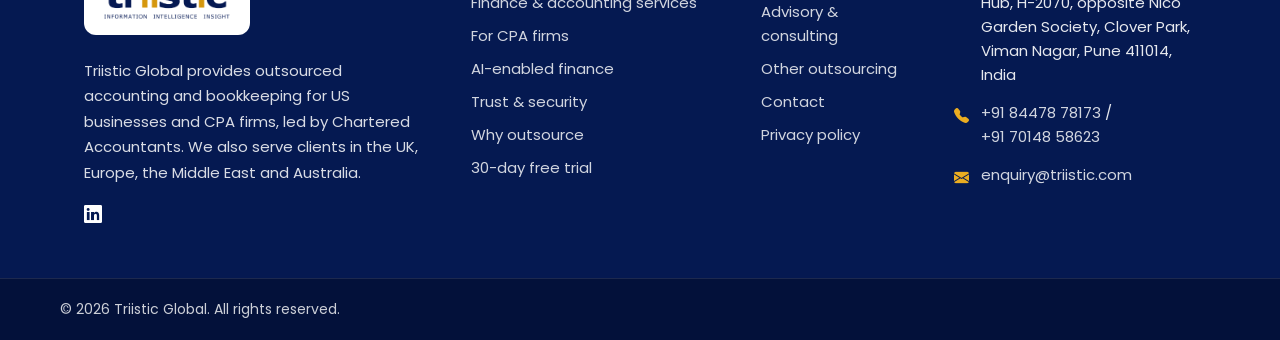
<file: outsourcing-for-cpa-firms.html>
<!DOCTYPE html>
<html lang="en-US">

<head>
    <meta charset="utf-8">
    <meta name="viewport" content="width=device-width, initial-scale=1.0">

    <!-- PAGE:META START -->
    <title>Outsourced Accounting for CPA Firms | Triistic Global</title>
    <meta name="description" content="Dedicated Chartered Accountants for US CPA firms: bookkeeping, reconciliations, month-end close and workpapers, white-label and reviewed before your sign-off.">
    <link rel="canonical" href="https://triistic.com/outsourcing-for-cpa-firms.html">
    <link rel="alternate" hreflang="en-us" href="https://triistic.com/outsourcing-for-cpa-firms.html">
    <link rel="alternate" hreflang="x-default" href="https://triistic.com/outsourcing-for-cpa-firms.html">
    <meta property="og:type" content="website">
    <meta property="og:site_name" content="Triistic Global">
    <meta property="og:locale" content="en_US">
    <meta property="og:title" content="Outsourced Accounting for CPA Firms | Triistic Global">
    <meta property="og:description" content="Dedicated Chartered Accountants for US CPA firms: bookkeeping, reconciliations, month-end close and workpapers, white-label and reviewed before your sign-off.">
    <meta property="og:url" content="https://triistic.com/outsourcing-for-cpa-firms.html">
    <meta property="og:image" content="https://triistic.com/img/og-image.jpg">
    <meta property="og:image:width" content="1200">
    <meta property="og:image:height" content="630">
    <meta property="og:image:alt" content="Triistic Global - outsourced accounting and bookkeeping">
    <meta name="twitter:card" content="summary_large_image">
    <meta name="twitter:title" content="Outsourced Accounting for CPA Firms | Triistic Global">
    <meta name="twitter:description" content="Dedicated Chartered Accountants for US CPA firms: bookkeeping, reconciliations, month-end close and workpapers, white-label and reviewed before your sign-off.">
    <meta name="twitter:image" content="https://triistic.com/img/og-image.jpg">
    <meta name="twitter:image:alt" content="Triistic Global - outsourced accounting and bookkeeping">
    <!-- PAGE:META END -->

    <!-- SHARED:HEAD START -->
    <link rel="icon" href="favicon.ico" sizes="32x32">
    <link rel="icon" href="favicon.svg" type="image/svg+xml">
    <link rel="apple-touch-icon" href="apple-touch-icon.png">

    <link rel="preconnect" href="https://fonts.googleapis.com">
    <link rel="preconnect" href="https://fonts.gstatic.com" crossorigin>
    <link href="https://fonts.googleapis.com/css2?family=Poppins:wght@400;600&family=Roboto:wght@700;800&display=swap"
        rel="stylesheet">

    <link rel="stylesheet" href="https://cdn.jsdelivr.net/npm/bootstrap-icons@1.10.4/font/bootstrap-icons.css">

    <link href="lib/animate/animate.min.css" rel="stylesheet">
    <link href="lib/owlcarousel/assets/owl.carousel.min.css" rel="stylesheet">
    <link href="css/bootstrap.min.css" rel="stylesheet">
    <link href="css/style.css" rel="stylesheet">

    <!-- CLIENT-ACTION: Google Analytics 4. Replace G-XXXXXXXXXX with the property ID, then remove the comment markers around the two script tags. -->
    <!--
    <script async src="https://www.googletagmanager.com/gtag/js?id=G-XXXXXXXXXX"></script>
    <script>
        window.dataLayer = window.dataLayer || [];
        function gtag() { dataLayer.push(arguments); }
        gtag('js', new Date());
        gtag('config', 'G-XXXXXXXXXX');
    </script>
    -->
    <!-- CLIENT-ACTION: Google Search Console. Paste the HTML-tag verification meta from Search Console on the next line. -->
    <!-- SHARED:HEAD END -->

    <script type="application/ld+json">
    {
      "@context": "https://schema.org",
      "@graph": [
        {
          "@type": "BreadcrumbList",
          "itemListElement": [
            {
              "@type": "ListItem",
              "position": 1,
              "name": "Home",
              "item": "https://triistic.com/"
            },
            {
              "@type": "ListItem",
              "position": 2,
              "name": "For CPA Firms",
              "item": "https://triistic.com/outsourcing-for-cpa-firms.html"
            }
          ]
        },
        {
          "@type": "Service",
          "name": "Outsourced Accounting for CPA Firms",
          "serviceType": "Outsourced bookkeeping and accounting for CPA firms",
          "audience": {
            "@type": "BusinessAudience",
            "audienceType": "CPA and accounting firms"
          },
          "areaServed": [
            "United States"
          ],
          "url": "https://triistic.com/outsourcing-for-cpa-firms.html",
          "provider": {
            "@id": "https://triistic.com/#organization"
          }
        }
      ]
    }
    </script>
</head>

<body>
    <!-- SHARED:HEADER START -->
    <header class="site-header" id="siteHeader">
        <nav class="navbar navbar-expand-xl navbar-light" aria-label="Main navigation">
            <div class="container site-nav">

                <a href="index.html" class="navbar-brand site-logo" aria-label="Triistic Global home">
                    <img width="640" height="413" src="img/triistic-logo.webp" alt="Triistic Global">
                </a>

                <a href="tel:+918447878173" class="nav-icon d-xl-none ms-auto me-2" aria-label="Call +91 84478 78173"><i class="bi bi-telephone"></i></a>
                <button class="navbar-toggler" type="button" data-bs-toggle="collapse" data-bs-target="#navbarCollapse"
                    aria-controls="navbarCollapse" aria-expanded="false" aria-label="Toggle navigation">
                    <span class="navbar-toggler-icon"></span>
                </button>

                <div class="collapse navbar-collapse" id="navbarCollapse">
                    <ul class="navbar-nav main-links">
                        <li class="nav-item"><a href="index.html" class="nav-link">Home</a></li>
                        <li class="nav-item"><a href="outsourcing-for-cpa-firms.html" class="nav-link active" aria-current="page">For CPA Firms</a></li>
                        <li class="nav-item"><a href="finance-accounting-outsourcing.html" class="nav-link">Finance &amp; Accounting</a></li>
                        <li class="nav-item"><a href="ai-enabled-finance.html" class="nav-link">AI-Enabled Finance</a></li>
                        <li class="nav-item"><a href="trust-and-security.html" class="nav-link">Trust &amp; Security</a></li>
                        <li class="nav-item dropdown">
                            <a href="about.html" class="nav-link dropdown-toggle" data-bs-toggle="dropdown"
                                aria-expanded="false">More</a>
                            <div class="dropdown-menu">
                                <a href="advisory-consulting.html" class="dropdown-item">Advisory &amp; consulting</a>
                                <a href="business-process-outsourcing.html" class="dropdown-item">Other outsourcing</a>
                                <a href="about.html" class="dropdown-item">About us</a>
                                <a href="contact.html" class="dropdown-item">Contact</a>
                            </div>
                        </li>
                    </ul>
                    <div class="nav-actions">
                        <ul class="navbar-nav nav-icons">
                            <li class="d-none d-xxl-block"><a href="tel:+918447878173" class="nav-icon" aria-label="Call +91 84478 78173"><i class="bi bi-telephone"></i></a></li>
                            <li class="d-xl-none"><a href="mailto:enquiry@triistic.com" class="nav-icon" aria-label="Email enquiry@triistic.com"><i class="bi bi-envelope"></i></a></li>
                            <li class="d-xl-none"><a href="https://www.linkedin.com/company/110668910/" class="nav-icon" target="_blank" rel="noopener" aria-label="Triistic Global on LinkedIn"><i class="bi bi-linkedin"></i></a></li>
                            <li class="d-xl-none"><a href="contact.html#reach" class="nav-icon" aria-label="Our office address"><i class="bi bi-geo-alt"></i></a></li>
                        </ul>
                        <a href="free-trial.html" class="btn btn-primary nav-cta">30-Day Free Trial</a>
                    </div>
                </div>
            </div>
        </nav>
    </header>
    <!-- SHARED:HEADER END -->

    <div class="container-fluid page-header pt-5 mb-6 wow fadeIn" data-wow-delay="0.1s">
        <div class="container text-center pt-5">
            <div class="row justify-content-center">
                <div class="col-lg-8">
                    <div class="p-5">
                        <h1 class="display-6 text-uppercase mb-3 animated slideInDown text-light">Outsourced Accounting for CPA Firms</h1>
                        <nav aria-label="breadcrumb" class="animated slideInDown">
                            <ol class="breadcrumb justify-content-center mb-0">
                                <li class="breadcrumb-item"><a href="index.html">Home</a></li>
                                <li class="breadcrumb-item text-light active" aria-current="page">For CPA Firms</li>
                            </ol>
                        </nav>
                    </div>
                </div>
            </div>
        </div>
    </div>

    <section class="service-page py-6">
        <div class="container">
            <div class="row g-4 align-items-stretch">
                <div class="col-lg-5">
                    <div class="cpa-photo h-100">
                        <img width="1200" height="800" src="img/about9.webp" alt="Two accountants reviewing client figures together at a desk">
                        <div class="cpa-photo-badge">
                            <strong>100% CPA Verified</strong>
                            <span>Seamless Onshore Integration</span>
                        </div>
                    </div>
                </div>
                <div class="col-lg-7">
                    <div class="cpa-quote">
                        <h2>Give Your CPAs More Time for Clients &amp; Advisory</h2>
                        <p>Designed specifically to overcome U.S. accounting talent shortages without the friction of
                            conventional offshore staffing.</p>
                    </div>
                    <div class="feature-row">
                        <div class="why-icon"><i class="bi bi-diagram-3"></i></div>
                        <div>
                            <h3>Firm-Integrated Workflow Model</h3>
                            <p>Not an anonymous vendor. Assigned CAs plug directly into your Slack, Teams, and standard
                                software stack.</p>
                        </div>
                    </div>
                    <div class="feature-row">
                        <div class="why-icon"><i class="bi bi-shield-check"></i></div>
                        <div>
                            <h3>Quality Control Gateways</h3>
                            <p>All automated ledger entries pass human Chartered Accountant exception checks prior to
                                final CPA review.</p>
                        </div>
                    </div>
                    <div class="feature-row">
                        <div class="why-icon"><i class="bi bi-graph-up-arrow"></i></div>
                        <div>
                            <h3>Tax Season Elastic Scaling</h3>
                            <p>Rapidly scale professional seats up or down during Q1 tax deadlines without long-term
                                overhead.</p>
                        </div>
                    </div>
                </div>
            </div>
        </div>
    </section>

    <section class="offshore-model">
        <div class="container">
            <p class="section-kicker text-center mb-2">Collaborative architecture</p>
            <h2 class="section-title">5-Stage CPA Partnership Workflow</h2>
            <div class="row row-cols-1 row-cols-md-2 row-cols-xl-5 g-4">
                <div class="col">
                    <div class="carousel-card h-100">
                        <span class="step-badge">01</span>
                        <div class="card-icon"><i class="bi bi-building"></i></div>
                        <h3>U.S. CPA Firm</h3>
                        <p>Client onboarded; work scopes and expectations assigned.</p>
                    </div>
                </div>
                <div class="col">
                    <div class="carousel-card h-100">
                        <span class="step-badge">02</span>
                        <div class="card-icon"><i class="bi bi-people"></i></div>
                        <h3>Triistic Finance Team</h3>
                        <p>Dedicated CAs receive documents and records.</p>
                    </div>
                </div>
                <div class="col">
                    <div class="carousel-card h-100">
                        <span class="step-badge">03</span>
                        <div class="card-icon"><i class="bi bi-stars"></i></div>
                        <h3>AI-Assisted Operations</h3>
                        <p>Automated classification, matching, and reconciliation.</p>
                    </div>
                </div>
                <div class="col">
                    <div class="carousel-card h-100">
                        <span class="step-badge">04</span>
                        <div class="card-icon"><i class="bi bi-patch-check"></i></div>
                        <h3>CPA Final Review</h3>
                        <p>Firm partner conducts rapid quality spot-check signoff.</p>
                    </div>
                </div>
                <div class="col">
                    <div class="carousel-card h-100 is-highlight">
                        <span class="step-badge">05</span>
                        <div class="card-icon"><i class="bi bi-check2-circle"></i></div>
                        <h3>End Client Delivered</h3>
                        <p>Pristine financials and strategic advisory provided on time.</p>
                    </div>
                </div>
            </div>
            <ul class="feature-strip">
                <li><i class="bi bi-check-circle-fill"></i>White-Label Ready</li>
                <li><i class="bi bi-check-circle-fill"></i>Direct Software Access (QuickBooks, NetSuite, Xero)</li>
                <li><i class="bi bi-check-circle-fill"></i>Zero Client Disruption</li>
            </ul>
        </div>
    </section>

    <section class="why-choose-section py-6">
        <div class="container">
            <div class="text-center mb-5">
                <h2 class="fw-bold">Outsourced accounting services for CPA firms</h2>
                <p class="text-muted mx-auto" style="max-width: 760px;">What our team handles and how it fits
                    into your firm's review process.</p>
            </div>
            <div class="row g-4">
                <div class="col-lg-6">
                    <div class="why-card h-100">
                        <div class="why-icon"><i class="bi bi-list-check"></i></div>
                        <h3 class="h5">What we handle for CPA firms</h3>
                        <ul class="lead-list mb-0">
                            <li>Client bookkeeping and bank reconciliations.</li>
                            <li><a href="finance-accounting-outsourcing.html#ap-ar">Accounts payable and receivable</a>.</li>
                            <li>Month-end close and financial statements.</li>
                            <li>Workpapers and review-ready files.</li>
                        </ul>
                    </div>
                </div>
                <div class="col-lg-6">
                    <div class="why-card h-100">
                        <div class="why-icon"><i class="bi bi-person-badge"></i></div>
                        <h3 class="h5">How does white-label outsourcing work?</h3>
                        <p>Our team works under your firm's name. Your clients deal only with your firm, while our
                            Chartered Accountants work inside your systems and follow your review process.</p>
                    </div>
                </div>
                <div class="col-lg-6">
                    <div class="why-card h-100">
                        <div class="why-icon"><i class="bi bi-patch-check"></i></div>
                        <h3 class="h5">Who reviews the work?</h3>
                        <p>Every entry is prepared and checked by our Chartered Accountants. Your CPA then does the
                            final review and sign-off, so nothing reaches your client without your approval.</p>
                    </div>
                </div>
                <div class="col-lg-6">
                    <div class="why-card h-100">
                        <div class="why-icon"><i class="bi bi-shield-lock"></i></div>
                        <h3 class="h5">How is client data protected?</h3>
                        <p>We sign an NDA with your firm, every team member signs a confidentiality agreement, and
                            we work inside your systems with role-based access.
                            <a href="trust-and-security.html">See our security controls</a>.</p>
                    </div>
                </div>
            </div>
        </div>
    </section>

    <section class="cta-band text-center">
        <div class="container">
            <h2>Add capacity before the next deadline</h2>
            <p>Try a dedicated Chartered Accountant on real client work for 30 days before you commit.</p>
            <a href="free-trial.html" class="btn btn-primary py-3 px-5">Start 30-Day Free Trial</a>
        </div>
    </section>

    <!-- SHARED:FOOTER START -->
    <footer class="cy-footer">
        <div class="container">
            <div class="row g-4 g-lg-5 align-items-start">

                <div class="col-lg-4 col-md-6">
                    <a href="index.html" class="footer-logo d-inline-block mb-3" aria-label="Triistic Global home">
                        <img width="640" height="413" src="img/triistic-logo.webp" alt="Triistic Global" loading="lazy">
                    </a>
                    <p class="footer-text">
                        Triistic Global provides outsourced accounting and bookkeeping for US businesses and CPA firms,
                        led by Chartered Accountants. We also serve clients in the UK, Europe, the Middle East and
                        Australia.
                    </p>
                    <div class="footer-social mt-3">
                        <a href="https://www.linkedin.com/company/110668910/" target="_blank" rel="noopener"
                            aria-label="Triistic Global on LinkedIn"><i class="bi bi-linkedin"></i></a>
                    </div>
                </div>

                <div class="col-lg-3 col-md-6">
                    <h3 class="h5 footer-title">Finance &amp; Accounting Outsourcing</h3>
                    <ul class="footer-links">
                        <li><a href="finance-accounting-outsourcing.html">Finance &amp; accounting services</a></li>
                        <li><a href="outsourcing-for-cpa-firms.html">For CPA firms</a></li>
                        <li><a href="ai-enabled-finance.html">AI-enabled finance</a></li>
                        <li><a href="trust-and-security.html">Trust &amp; security</a></li>
                        <li><a href="why-outsource-finance.html">Why outsource</a></li>
                        <li><a href="free-trial.html">30-day free trial</a></li>
                    </ul>
                </div>

                <div class="col-lg-2 col-md-6">
                    <h3 class="h5 footer-title">Company</h3>
                    <ul class="footer-links">
                        <li><a href="about.html">About us</a></li>
                        <li><a href="advisory-consulting.html">Advisory &amp; consulting</a></li>
                        <li><a href="business-process-outsourcing.html">Other outsourcing</a></li>
                        <li><a href="contact.html">Contact</a></li>
                        <li><a href="privacy-policy.html">Privacy policy</a></li>
                    </ul>
                </div>

                <div class="col-lg-3 col-md-6">
                    <h3 class="h5 footer-title">Contact</h3>
                    <ul class="footer-contact">
                        <li>
                            <i class="bi bi-geo-alt-fill"></i>
                            <!-- CLIENT-CONFIRM: building name spelling ("Solitare" as on the previous site). -->
                            2nd Floor, Solitare Business Hub, H-2070, opposite Nico Garden Society, Clover Park,
                            Viman Nagar, Pune 411014, India
                        </li>
                        <li>
                            <i class="bi bi-telephone-fill"></i>
                            <span><a href="tel:+918447878173">+91 84478 78173</a> / <a href="tel:+917014858623">+91 70148 58623</a></span>
                        </li>
                        <li>
                            <i class="bi bi-envelope-fill"></i>
                            <a href="mailto:enquiry@triistic.com">enquiry@triistic.com</a>
                        </li>
                    </ul>
                </div>

            </div>
        </div>

        <div class="footer-bottom">
            <div class="container d-flex flex-column flex-md-row justify-content-between align-items-center gap-2">
                <!-- CLIENT-CONFIRM: add the registered legal entity name, for example "Triistic Global Private Limited". -->
                <p>&copy; 2026 Triistic Global. All rights reserved.</p>
                <!-- The template licence (CC BY 4.0, HTML Codex) requires this credit unless a credit-removal licence is purchased. See tools/TEMPLATE-LICENSE-htmlcodex.txt. -->
            </div>
        </div>
    </footer>

    <a href="#" class="btn btn-lg btn-primary btn-lg-square back-to-top" aria-label="Back to top"><i class="bi bi-arrow-up"></i></a>
    <!-- SHARED:FOOTER END -->

    <!-- SHARED:SCRIPTS START -->
    <script src="https://ajax.googleapis.com/ajax/libs/jquery/3.6.1/jquery.min.js"></script>
    <script src="https://cdn.jsdelivr.net/npm/bootstrap@5.0.0/dist/js/bootstrap.bundle.min.js"></script>
    <script src="lib/wow/wow.min.js"></script>
    <script src="lib/easing/easing.min.js"></script>
    <script src="lib/owlcarousel/owl.carousel.min.js"></script>
    <script src="js/main.js"></script>
    <!-- SHARED:SCRIPTS END -->

    <!--Start of Tawk.to Script-->
    <script type="text/javascript">
    var Tawk_API=Tawk_API||{}, Tawk_LoadStart=new Date();
    (function(){
    var s1=document.createElement("script"),s0=document.getElementsByTagName("script")[0];
    s1.async=true;
    s1.src='https://embed.tawk.to/6ae87f8ada59243c3733fef8/1k6e34dia';
    s1.charset='UTF-8';
    s1.setAttribute('crossorigin','*');
    s0.parentNode.insertBefore(s1,s0);
    })();
    </script>
    <!--End of Tawk.to Script-->
</body>

</html>
</file>
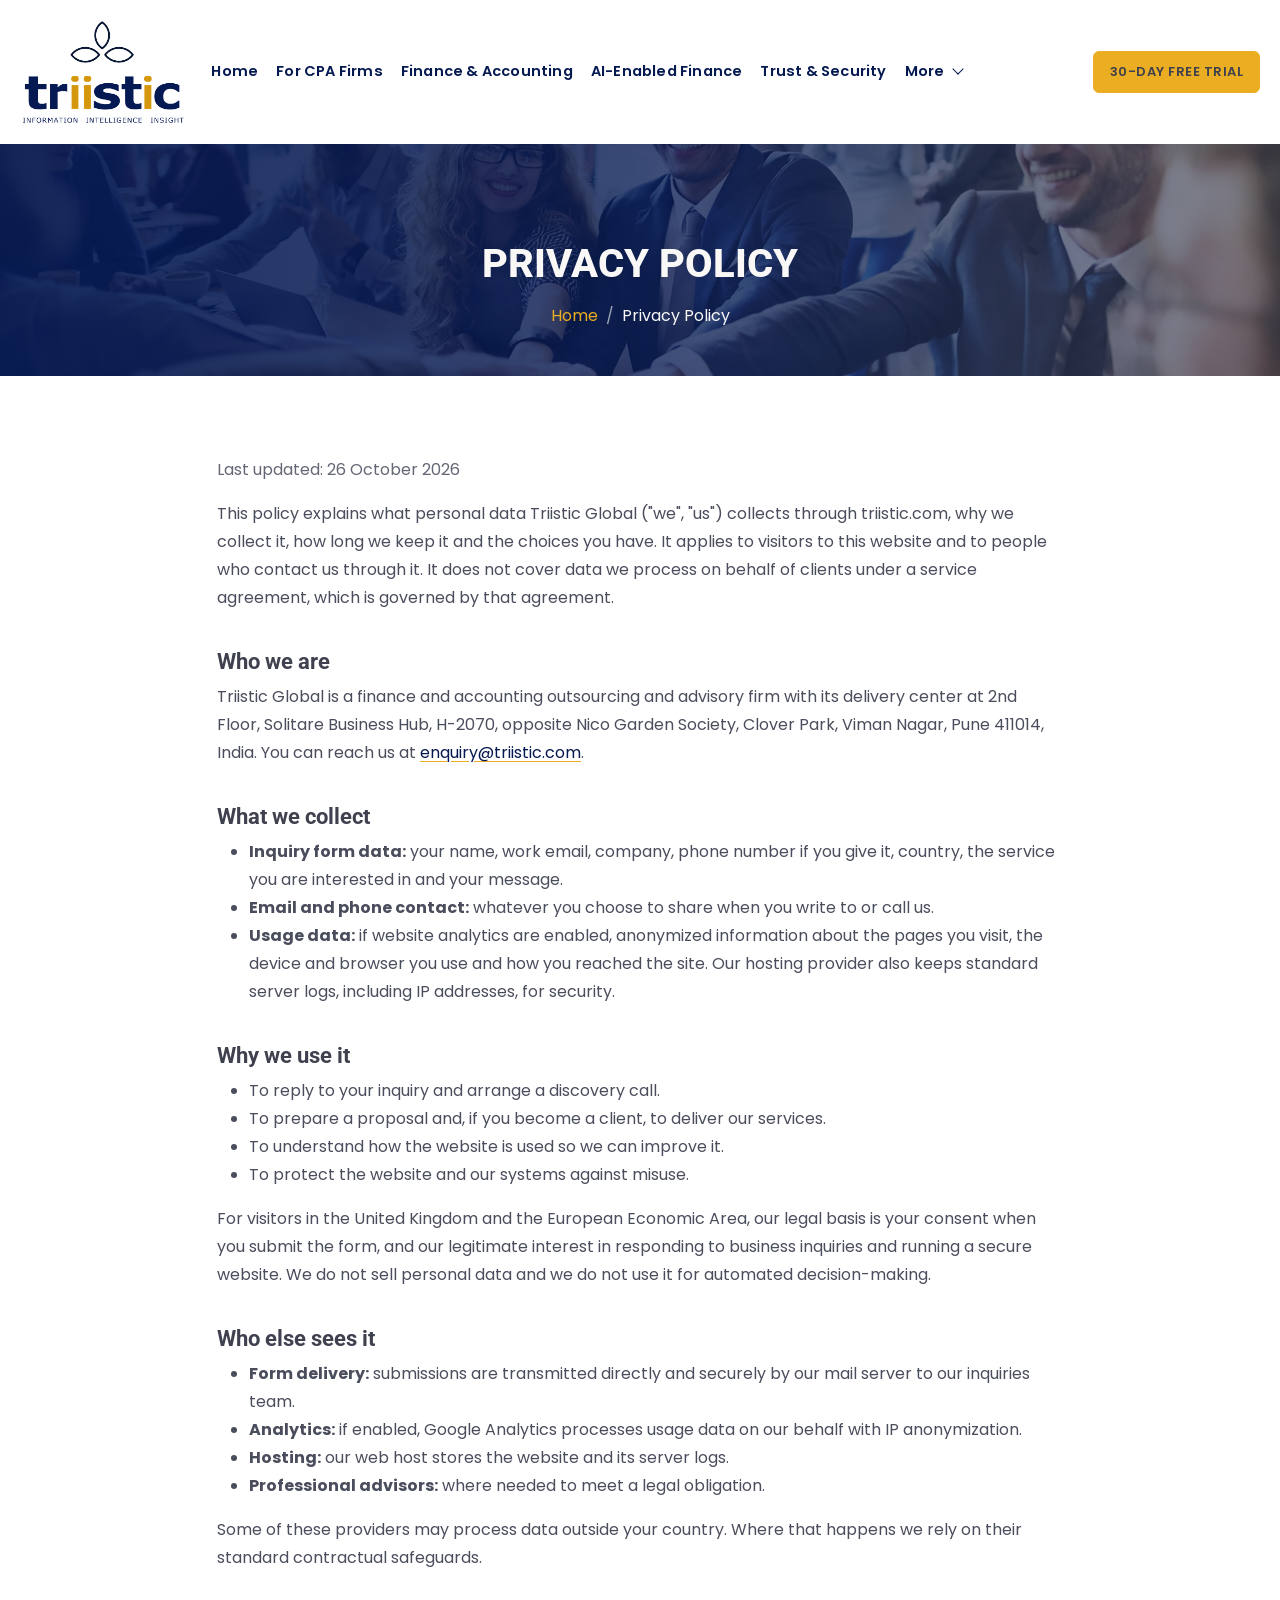
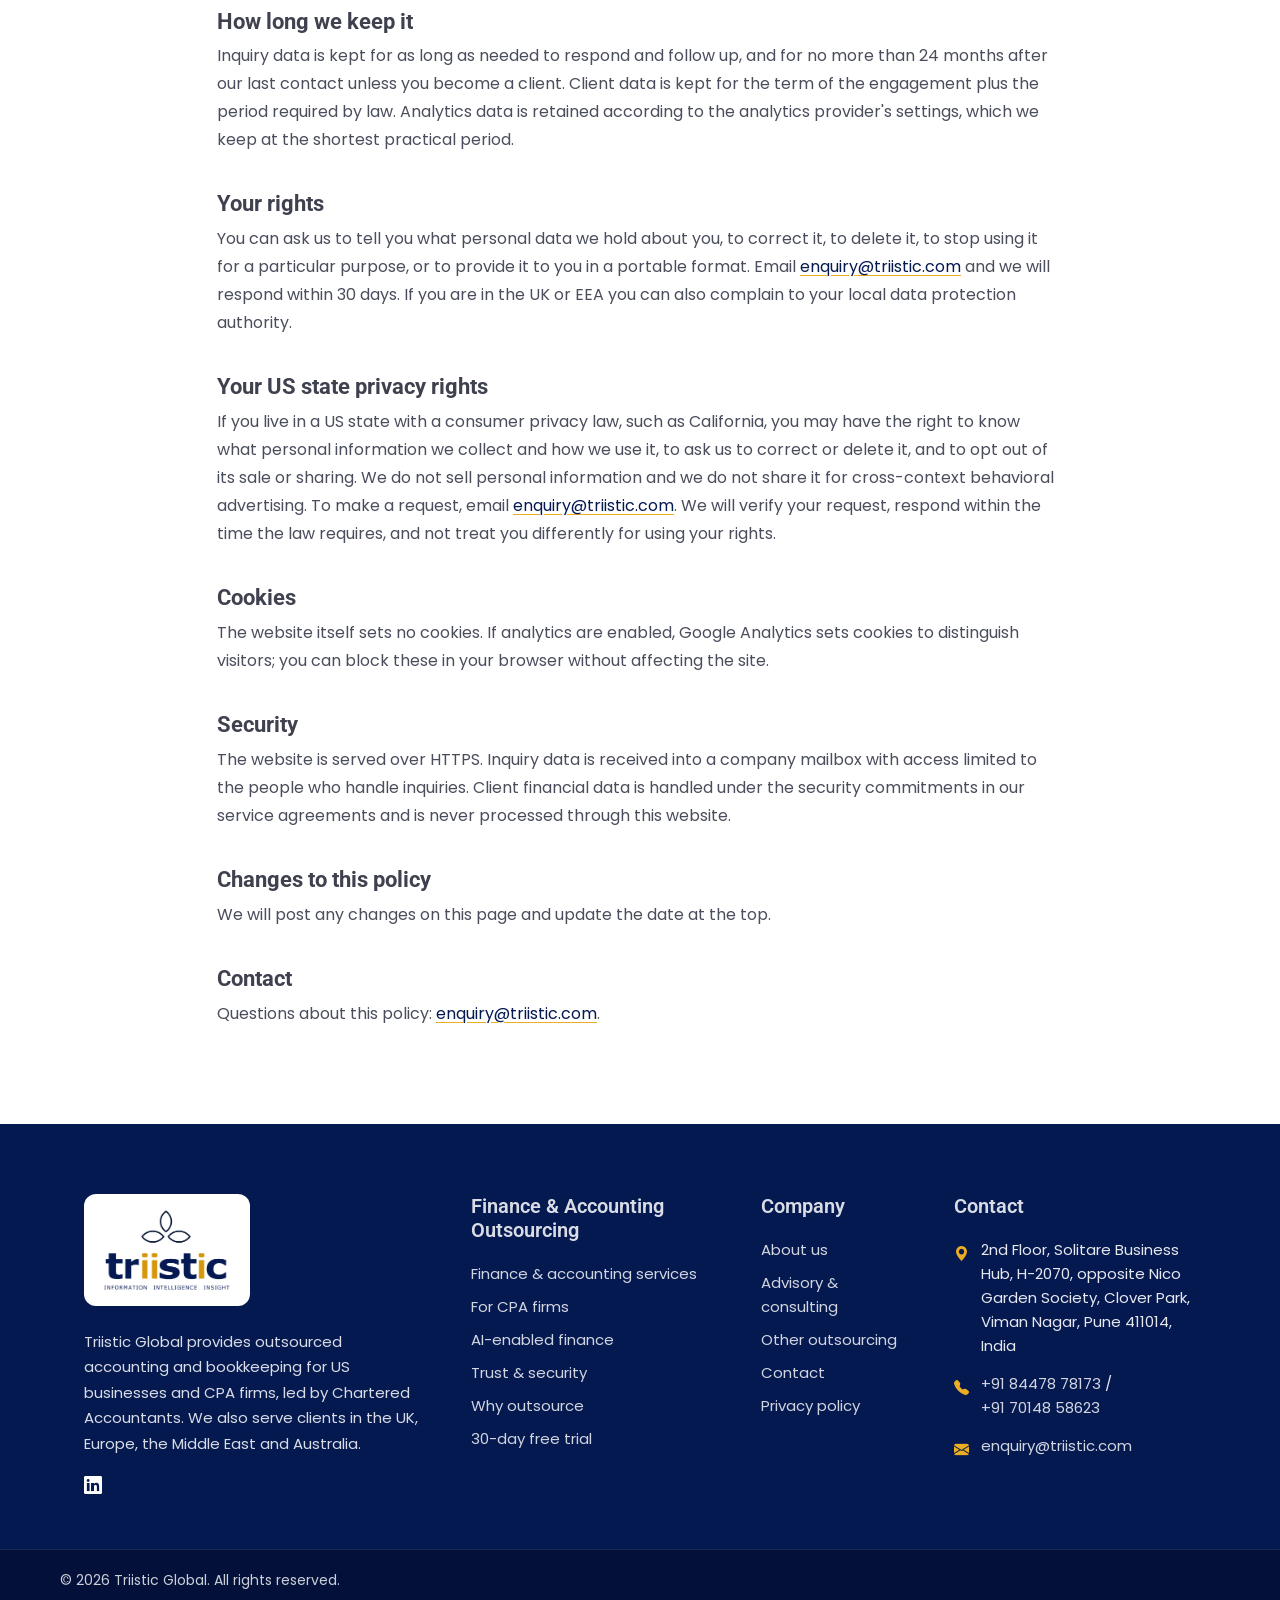
<file: privacy-policy.html>
<!DOCTYPE html>
<html lang="en-US">

<head>
    <meta charset="utf-8">
    <meta name="viewport" content="width=device-width, initial-scale=1.0">

    <!-- PAGE:META START -->
    <title>Privacy Policy | Triistic Global</title>
    <meta name="description" content="How Triistic Global collects, uses and protects the personal data you share through our website inquiry forms, email and analytics, and your rights over it.">
    <link rel="canonical" href="https://triistic.com/privacy-policy.html">
    <link rel="alternate" hreflang="en-us" href="https://triistic.com/privacy-policy.html">
    <link rel="alternate" hreflang="x-default" href="https://triistic.com/privacy-policy.html">
    <meta property="og:type" content="website">
    <meta property="og:site_name" content="Triistic Global">
    <meta property="og:locale" content="en_US">
    <meta property="og:title" content="Privacy Policy | Triistic Global">
    <meta property="og:description" content="How Triistic Global collects, uses and protects the personal data you share through our website inquiry forms, email and analytics, and your rights over it.">
    <meta property="og:url" content="https://triistic.com/privacy-policy.html">
    <meta property="og:image" content="https://triistic.com/img/og-image.jpg">
    <meta property="og:image:width" content="1200">
    <meta property="og:image:height" content="630">
    <meta property="og:image:alt" content="Triistic Global - outsourced accounting and bookkeeping">
    <meta name="twitter:card" content="summary_large_image">
    <meta name="twitter:title" content="Privacy Policy | Triistic Global">
    <meta name="twitter:description" content="How Triistic Global collects, uses and protects the personal data you share through our website inquiry forms, email and analytics, and your rights over it.">
    <meta name="twitter:image" content="https://triistic.com/img/og-image.jpg">
    <meta name="twitter:image:alt" content="Triistic Global - outsourced accounting and bookkeeping">
    <!-- PAGE:META END -->

    <!-- SHARED:HEAD START -->
    <link rel="icon" href="favicon.ico" sizes="32x32">
    <link rel="icon" href="favicon.svg" type="image/svg+xml">
    <link rel="apple-touch-icon" href="apple-touch-icon.png">

    <link rel="preconnect" href="https://fonts.googleapis.com">
    <link rel="preconnect" href="https://fonts.gstatic.com" crossorigin>
    <link href="https://fonts.googleapis.com/css2?family=Poppins:wght@400;600&family=Roboto:wght@700;800&display=swap"
        rel="stylesheet">

    <link rel="stylesheet" href="https://cdn.jsdelivr.net/npm/bootstrap-icons@1.10.4/font/bootstrap-icons.css">

    <link href="lib/animate/animate.min.css" rel="stylesheet">
    <link href="lib/owlcarousel/assets/owl.carousel.min.css" rel="stylesheet">
    <link href="css/bootstrap.min.css" rel="stylesheet">
    <link href="css/style.css" rel="stylesheet">

    <!-- CLIENT-ACTION: Google Analytics 4. Replace G-XXXXXXXXXX with the property ID, then remove the comment markers around the two script tags. -->
    <!--
    <script async src="https://www.googletagmanager.com/gtag/js?id=G-XXXXXXXXXX"></script>
    <script>
        window.dataLayer = window.dataLayer || [];
        function gtag() { dataLayer.push(arguments); }
        gtag('js', new Date());
        gtag('config', 'G-XXXXXXXXXX');
    </script>
    -->
    <!-- CLIENT-ACTION: Google Search Console. Paste the HTML-tag verification meta from Search Console on the next line. -->
    <!-- SHARED:HEAD END -->
</head>

<body>
    <!-- SHARED:HEADER START -->
    <header class="site-header" id="siteHeader">
        <nav class="navbar navbar-expand-xl navbar-light" aria-label="Main navigation">
            <div class="container site-nav">

                <a href="index.html" class="navbar-brand site-logo" aria-label="Triistic Global home">
                    <img width="640" height="413" src="img/triistic-logo.webp" alt="Triistic Global">
                </a>

                <a href="tel:+918447878173" class="nav-icon d-xl-none ms-auto me-2" aria-label="Call +91 84478 78173"><i class="bi bi-telephone"></i></a>
                <button class="navbar-toggler" type="button" data-bs-toggle="collapse" data-bs-target="#navbarCollapse"
                    aria-controls="navbarCollapse" aria-expanded="false" aria-label="Toggle navigation">
                    <span class="navbar-toggler-icon"></span>
                </button>

                <div class="collapse navbar-collapse" id="navbarCollapse">
                    <ul class="navbar-nav main-links">
                        <li class="nav-item"><a href="index.html" class="nav-link">Home</a></li>
                        <li class="nav-item"><a href="outsourcing-for-cpa-firms.html" class="nav-link">For CPA Firms</a></li>
                        <li class="nav-item"><a href="finance-accounting-outsourcing.html" class="nav-link">Finance &amp; Accounting</a></li>
                        <li class="nav-item"><a href="ai-enabled-finance.html" class="nav-link">AI-Enabled Finance</a></li>
                        <li class="nav-item"><a href="trust-and-security.html" class="nav-link">Trust &amp; Security</a></li>
                        <li class="nav-item dropdown">
                            <a href="about.html" class="nav-link dropdown-toggle" data-bs-toggle="dropdown"
                                aria-expanded="false">More</a>
                            <div class="dropdown-menu">
                                <a href="advisory-consulting.html" class="dropdown-item">Advisory &amp; consulting</a>
                                <a href="business-process-outsourcing.html" class="dropdown-item">Other outsourcing</a>
                                <a href="about.html" class="dropdown-item">About us</a>
                                <a href="contact.html" class="dropdown-item">Contact</a>
                            </div>
                        </li>
                    </ul>
                    <div class="nav-actions">
                        <ul class="navbar-nav nav-icons">
                            <li class="d-none d-xxl-block"><a href="tel:+918447878173" class="nav-icon" aria-label="Call +91 84478 78173"><i class="bi bi-telephone"></i></a></li>
                            <li class="d-xl-none"><a href="mailto:enquiry@triistic.com" class="nav-icon" aria-label="Email enquiry@triistic.com"><i class="bi bi-envelope"></i></a></li>
                            <li class="d-xl-none"><a href="https://www.linkedin.com/company/110668910/" class="nav-icon" target="_blank" rel="noopener" aria-label="Triistic Global on LinkedIn"><i class="bi bi-linkedin"></i></a></li>
                            <li class="d-xl-none"><a href="contact.html#reach" class="nav-icon" aria-label="Our office address"><i class="bi bi-geo-alt"></i></a></li>
                        </ul>
                        <a href="free-trial.html" class="btn btn-primary nav-cta">30-Day Free Trial</a>
                    </div>
                </div>
            </div>
        </nav>
    </header>
    <!-- SHARED:HEADER END -->

    <div class="container-fluid page-header pt-5 mb-6 wow fadeIn" data-wow-delay="0.1s">
        <div class="container text-center pt-5">
            <div class="row justify-content-center">
                <div class="col-lg-8">
                    <div class="p-5">
                        <h1 class="display-6 text-uppercase mb-3 animated slideInDown text-light">Privacy Policy</h1>
                        <nav aria-label="breadcrumb" class="animated slideInDown">
                            <ol class="breadcrumb justify-content-center mb-0">
                                <li class="breadcrumb-item"><a href="index.html">Home</a></li>
                                <li class="breadcrumb-item text-light active" aria-current="page">Privacy Policy</li>
                            </ol>
                        </nav>
                    </div>
                </div>
            </div>
        </div>
    </div>

    <section class="service-page pb-6 legal-page">
        <div class="container">
            <div class="row justify-content-center">
                <div class="col-lg-9">
                    <!-- CLIENT-CONFIRM: have this policy reviewed by your legal advisor, insert the registered legal entity name, and confirm the retention periods before launch. -->
                    <p class="text-muted">Last updated: 26 October 2026</p>

                    <p>
                        This policy explains what personal data Triistic Global ("we", "us") collects through
                        triistic.com, why we collect it, how long we keep it and the choices you have. It applies to
                        visitors to this website and to people who contact us through it. It does not cover data we
                        process on behalf of clients under a service agreement, which is governed by that agreement.
                    </p>

                    <h2>Who we are</h2>
                    <p>
                        Triistic Global is a finance and accounting outsourcing and advisory firm with its delivery
                        center at 2nd Floor, Solitare Business Hub, H-2070, opposite Nico Garden Society, Clover Park,
                        Viman Nagar, Pune 411014, India. You can reach us at
                        <a href="mailto:enquiry@triistic.com">enquiry@triistic.com</a>.
                        <!-- CLIENT-CONFIRM: registered legal entity name and registration number. -->
                    </p>

                    <h2>What we collect</h2>
                    <ul>
                        <li><strong>Inquiry form data:</strong> your name, work email, company, phone number if you
                            give it, country, the service you are interested in and your message.</li>
                        <li><strong>Email and phone contact:</strong> whatever you choose to share when you write to
                            or call us.</li>
                        <li><strong>Usage data:</strong> if website analytics are enabled, anonymized information about
                            the pages you visit, the device and browser you use and how you reached the site. Our
                            hosting provider also keeps standard server logs, including IP addresses, for security.</li>
                    </ul>

                    <h2>Why we use it</h2>
                    <ul>
                        <li>To reply to your inquiry and arrange a discovery call.</li>
                        <li>To prepare a proposal and, if you become a client, to deliver our services.</li>
                        <li>To understand how the website is used so we can improve it.</li>
                        <li>To protect the website and our systems against misuse.</li>
                    </ul>
                    <p>
                        For visitors in the United Kingdom and the European Economic Area, our legal basis is your
                        consent when you submit the form, and our legitimate interest in responding to business
                        inquiries and running a secure website. We do not sell personal data and we do not use it for
                        automated decision-making.
                    </p>

                    <h2>Who else sees it</h2>
                    <ul>
                        <li><strong>Form delivery:</strong> submissions are transmitted directly and securely by our mail server
                            to our inquiries team.</li>
                        <li><strong>Analytics:</strong> if enabled, Google Analytics processes usage data on our behalf
                            with IP anonymization.</li>
                        <li><strong>Hosting:</strong> our web host stores the website and its server logs.</li>
                        <li><strong>Professional advisors:</strong> where needed to meet a legal obligation.</li>
                    </ul>
                    <p>Some of these providers may process data outside your country. Where that happens we rely on
                        their standard contractual safeguards.</p>

                    <h2>How long we keep it</h2>
                    <p>
                        Inquiry data is kept for as long as needed to respond and follow up, and for no more than
                        24 months after our last contact unless you become a client. Client data is kept for the
                        term of the engagement plus the period required by law. Analytics data is retained according
                        to the analytics provider's settings, which we keep at the shortest practical period.
                        <!-- CLIENT-CONFIRM: retention periods. -->
                    </p>

                    <h2>Your rights</h2>
                    <p>
                        You can ask us to tell you what personal data we hold about you, to correct it, to delete
                        it, to stop using it for a particular purpose, or to provide it to you in a portable format.
                        Email <a href="mailto:enquiry@triistic.com">enquiry@triistic.com</a> and we will respond within
                        30 days. If you are in the UK or EEA you can also complain to your local data protection
                        authority.
                    </p>

                    <h2>Your US state privacy rights</h2>
                    <!-- CLIENT-CONFIRM: legal review of this section, including whether any state law applies at your size. -->
                    <p>
                        If you live in a US state with a consumer privacy law, such as California, you may have the
                        right to know what personal information we collect and how we use it, to ask us to correct
                        or delete it, and to opt out of its sale or sharing. We do not sell personal information and
                        we do not share it for cross-context behavioral advertising. To make a request, email
                        <a href="mailto:enquiry@triistic.com">enquiry@triistic.com</a>. We will verify your request,
                        respond within the time the law requires, and not treat you differently for using your
                        rights.
                    </p>
                    <h2>Cookies</h2>
                    <p>
                        The website itself sets no cookies. If analytics are enabled, Google Analytics sets cookies
                        to distinguish visitors; you can block these in your browser without affecting the site.
                    </p>

                    <h2>Security</h2>
                    <p>
                        The website is served over HTTPS. Inquiry data is received into a company mailbox with access
                        limited to the people who handle inquiries. Client financial data is handled under the
                        security commitments in our service agreements and is never processed through this website.
                    </p>

                    <h2>Changes to this policy</h2>
                    <p>We will post any changes on this page and update the date at the top.</p>

                    <h2>Contact</h2>
                    <p>Questions about this policy: <a href="mailto:enquiry@triistic.com">enquiry@triistic.com</a>.</p>
                </div>
            </div>
        </div>
    </section>

    <!-- SHARED:FOOTER START -->
    <footer class="cy-footer">
        <div class="container">
            <div class="row g-4 g-lg-5 align-items-start">

                <div class="col-lg-4 col-md-6">
                    <a href="index.html" class="footer-logo d-inline-block mb-3" aria-label="Triistic Global home">
                        <img width="640" height="413" src="img/triistic-logo.webp" alt="Triistic Global" loading="lazy">
                    </a>
                    <p class="footer-text">
                        Triistic Global provides outsourced accounting and bookkeeping for US businesses and CPA firms,
                        led by Chartered Accountants. We also serve clients in the UK, Europe, the Middle East and
                        Australia.
                    </p>
                    <div class="footer-social mt-3">
                        <a href="https://www.linkedin.com/company/110668910/" target="_blank" rel="noopener"
                            aria-label="Triistic Global on LinkedIn"><i class="bi bi-linkedin"></i></a>
                    </div>
                </div>

                <div class="col-lg-3 col-md-6">
                    <h3 class="h5 footer-title">Finance &amp; Accounting Outsourcing</h3>
                    <ul class="footer-links">
                        <li><a href="finance-accounting-outsourcing.html">Finance &amp; accounting services</a></li>
                        <li><a href="outsourcing-for-cpa-firms.html">For CPA firms</a></li>
                        <li><a href="ai-enabled-finance.html">AI-enabled finance</a></li>
                        <li><a href="trust-and-security.html">Trust &amp; security</a></li>
                        <li><a href="why-outsource-finance.html">Why outsource</a></li>
                        <li><a href="free-trial.html">30-day free trial</a></li>
                    </ul>
                </div>

                <div class="col-lg-2 col-md-6">
                    <h3 class="h5 footer-title">Company</h3>
                    <ul class="footer-links">
                        <li><a href="about.html">About us</a></li>
                        <li><a href="advisory-consulting.html">Advisory &amp; consulting</a></li>
                        <li><a href="business-process-outsourcing.html">Other outsourcing</a></li>
                        <li><a href="contact.html">Contact</a></li>
                        <li><a href="privacy-policy.html">Privacy policy</a></li>
                    </ul>
                </div>

                <div class="col-lg-3 col-md-6">
                    <h3 class="h5 footer-title">Contact</h3>
                    <ul class="footer-contact">
                        <li>
                            <i class="bi bi-geo-alt-fill"></i>
                            <!-- CLIENT-CONFIRM: building name spelling ("Solitare" as on the previous site). -->
                            2nd Floor, Solitare Business Hub, H-2070, opposite Nico Garden Society, Clover Park,
                            Viman Nagar, Pune 411014, India
                        </li>
                        <li>
                            <i class="bi bi-telephone-fill"></i>
                            <span><a href="tel:+918447878173">+91 84478 78173</a> / <a href="tel:+917014858623">+91 70148 58623</a></span>
                        </li>
                        <li>
                            <i class="bi bi-envelope-fill"></i>
                            <a href="mailto:enquiry@triistic.com">enquiry@triistic.com</a>
                        </li>
                    </ul>
                </div>

            </div>
        </div>

        <div class="footer-bottom">
            <div class="container d-flex flex-column flex-md-row justify-content-between align-items-center gap-2">
                <!-- CLIENT-CONFIRM: add the registered legal entity name, for example "Triistic Global Private Limited". -->
                <p>&copy; 2026 Triistic Global. All rights reserved.</p>
                <!-- The template licence (CC BY 4.0, HTML Codex) requires this credit unless a credit-removal licence is purchased. See tools/TEMPLATE-LICENSE-htmlcodex.txt. -->
            </div>
        </div>
    </footer>

    <a href="#" class="btn btn-lg btn-primary btn-lg-square back-to-top" aria-label="Back to top"><i class="bi bi-arrow-up"></i></a>
    <!-- SHARED:FOOTER END -->

    <!-- SHARED:SCRIPTS START -->
    <script src="https://ajax.googleapis.com/ajax/libs/jquery/3.6.1/jquery.min.js"></script>
    <script src="https://cdn.jsdelivr.net/npm/bootstrap@5.0.0/dist/js/bootstrap.bundle.min.js"></script>
    <script src="lib/wow/wow.min.js"></script>
    <script src="lib/easing/easing.min.js"></script>
    <script src="lib/owlcarousel/owl.carousel.min.js"></script>
    <script src="js/main.js"></script>
    <!-- SHARED:SCRIPTS END -->

    <!--Start of Tawk.to Script-->
    <script type="text/javascript">
    var Tawk_API=Tawk_API||{}, Tawk_LoadStart=new Date();
    (function(){
    var s1=document.createElement("script"),s0=document.getElementsByTagName("script")[0];
    s1.async=true;
    s1.src='https://embed.tawk.to/6ae87f8ada59243c3733fef8/1k6e34dia';
    s1.charset='UTF-8';
    s1.setAttribute('crossorigin','*');
    s0.parentNode.insertBefore(s1,s0);
    })();
    </script>
    <!--End of Tawk.to Script-->
</body>

</html>
</file>
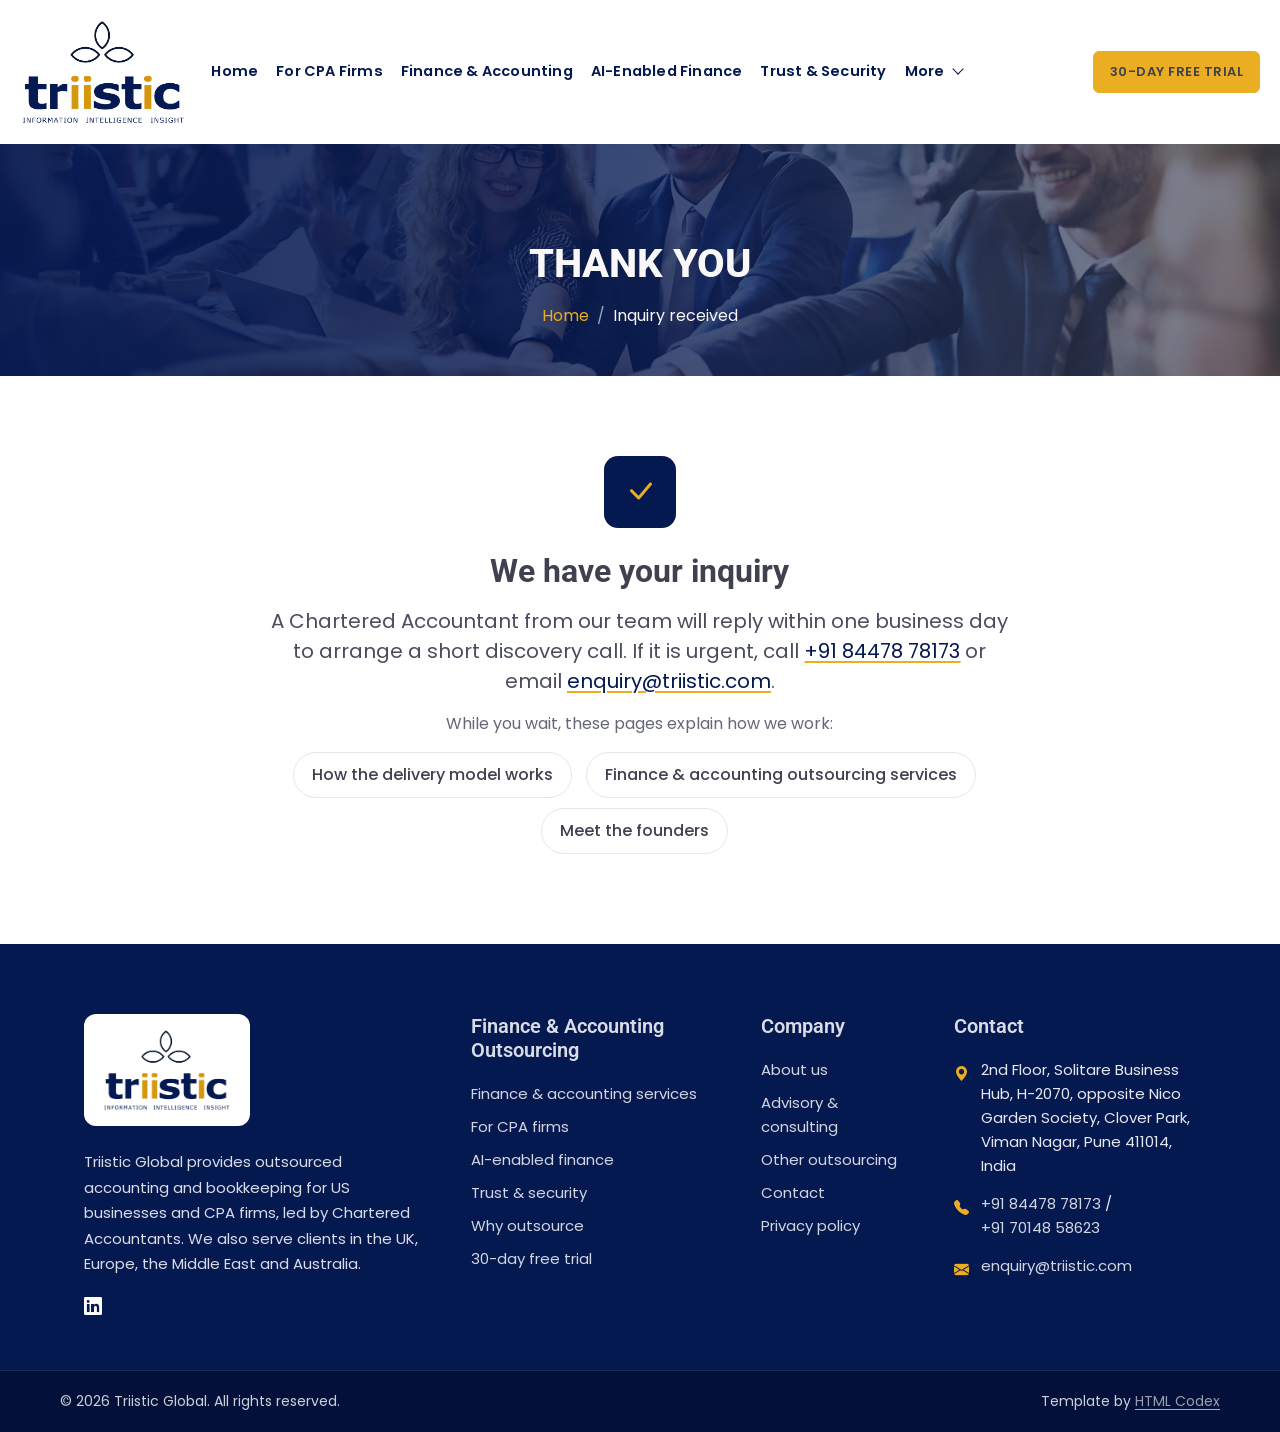
<file: thank-you.html>
<!DOCTYPE html>
<html lang="en-US">

<head>
    <meta charset="utf-8">
    <meta name="viewport" content="width=device-width, initial-scale=1.0">

    <!-- PAGE:META START -->
    <title>Thank You | Triistic Global</title>
    <meta name="description" content="We have received your inquiry and a member of the Triistic Global team will respond within one business day.">
    <link rel="canonical" href="https://triistic.com/thank-you.html">
    <meta name="robots" content="noindex, nofollow">
    <meta property="og:type" content="website">
    <meta property="og:site_name" content="Triistic Global">
    <meta property="og:locale" content="en_US">
    <meta property="og:title" content="Thank You | Triistic Global">
    <meta property="og:description" content="We have received your inquiry and a member of the Triistic Global team will respond within one business day.">
    <meta property="og:url" content="https://triistic.com/thank-you.html">
    <meta property="og:image" content="https://triistic.com/img/og-image.jpg">
    <meta property="og:image:width" content="1200">
    <meta property="og:image:height" content="630">
    <meta property="og:image:alt" content="Triistic Global - outsourced accounting and bookkeeping">
    <meta name="twitter:card" content="summary_large_image">
    <meta name="twitter:title" content="Thank You | Triistic Global">
    <meta name="twitter:description" content="We have received your inquiry and a member of the Triistic Global team will respond within one business day.">
    <meta name="twitter:image" content="https://triistic.com/img/og-image.jpg">
    <meta name="twitter:image:alt" content="Triistic Global - outsourced accounting and bookkeeping">
    <!-- PAGE:META END -->

    <!-- SHARED:HEAD START -->
    <link rel="icon" href="favicon.ico" sizes="32x32">
    <link rel="icon" href="favicon.svg" type="image/svg+xml">
    <link rel="apple-touch-icon" href="apple-touch-icon.png">

    <link rel="preconnect" href="https://fonts.googleapis.com">
    <link rel="preconnect" href="https://fonts.gstatic.com" crossorigin>
    <link href="https://fonts.googleapis.com/css2?family=Poppins:wght@400;600&family=Roboto:wght@700;800&display=swap"
        rel="stylesheet">

    <link rel="stylesheet" href="https://cdn.jsdelivr.net/npm/bootstrap-icons@1.10.4/font/bootstrap-icons.css">

    <link href="lib/animate/animate.min.css" rel="stylesheet">
    <link href="lib/owlcarousel/assets/owl.carousel.min.css" rel="stylesheet">
    <link href="css/bootstrap.min.css" rel="stylesheet">
    <link href="css/style.css" rel="stylesheet">

    <!-- CLIENT-ACTION: Google Analytics 4. Replace G-XXXXXXXXXX with the property ID, then remove the comment markers around the two script tags. -->
    <!--
    <script async src="https://www.googletagmanager.com/gtag/js?id=G-XXXXXXXXXX"></script>
    <script>
        window.dataLayer = window.dataLayer || [];
        function gtag() { dataLayer.push(arguments); }
        gtag('js', new Date());
        gtag('config', 'G-XXXXXXXXXX');
    </script>
    -->
    <!-- CLIENT-ACTION: Google Search Console. Paste the HTML-tag verification meta from Search Console on the next line. -->
    <!-- SHARED:HEAD END -->

    <!-- CLIENT-ACTION: once GA4 is live, remove the comment markers so an enquiry counts as a conversion. -->
    <!--
    <script>
        if (typeof gtag === "function") { gtag('event', 'generate_lead', { 'event_category': 'inquiry', 'event_label': 'website form' }); }
    </script>
    -->
</head>

<body>
    <!-- SHARED:HEADER START -->
    <header class="site-header" id="siteHeader">
        <nav class="navbar navbar-expand-xl navbar-light" aria-label="Main navigation">
            <div class="container site-nav">

                <a href="index.html" class="navbar-brand site-logo" aria-label="Triistic Global home">
                    <img width="640" height="413" src="img/triistic-logo.webp" alt="Triistic Global">
                </a>

                <a href="tel:+918447878173" class="nav-icon d-xl-none ms-auto me-2" aria-label="Call +91 84478 78173"><i class="bi bi-telephone"></i></a>
                <button class="navbar-toggler" type="button" data-bs-toggle="collapse" data-bs-target="#navbarCollapse"
                    aria-controls="navbarCollapse" aria-expanded="false" aria-label="Toggle navigation">
                    <span class="navbar-toggler-icon"></span>
                </button>

                <div class="collapse navbar-collapse" id="navbarCollapse">
                    <ul class="navbar-nav main-links">
                        <li class="nav-item"><a href="index.html" class="nav-link">Home</a></li>
                        <li class="nav-item"><a href="outsourcing-for-cpa-firms.html" class="nav-link">For CPA Firms</a></li>
                        <li class="nav-item"><a href="finance-accounting-outsourcing.html" class="nav-link">Finance &amp; Accounting</a></li>
                        <li class="nav-item"><a href="ai-enabled-finance.html" class="nav-link">AI-Enabled Finance</a></li>
                        <li class="nav-item"><a href="trust-and-security.html" class="nav-link">Trust &amp; Security</a></li>
                        <li class="nav-item dropdown">
                            <a href="about.html" class="nav-link dropdown-toggle" data-bs-toggle="dropdown"
                                aria-expanded="false">More</a>
                            <div class="dropdown-menu">
                                <a href="advisory-consulting.html" class="dropdown-item">Advisory &amp; consulting</a>
                                <a href="business-process-outsourcing.html" class="dropdown-item">Other outsourcing</a>
                                <a href="about.html" class="dropdown-item">About us</a>
                                <a href="contact.html" class="dropdown-item">Contact</a>
                            </div>
                        </li>
                    </ul>
                    <div class="nav-actions">
                        <ul class="navbar-nav nav-icons">
                            <li class="d-none d-xxl-block"><a href="tel:+918447878173" class="nav-icon" aria-label="Call +91 84478 78173"><i class="bi bi-telephone"></i></a></li>
                            <li class="d-xl-none"><a href="mailto:enquiry@triistic.com" class="nav-icon" aria-label="Email enquiry@triistic.com"><i class="bi bi-envelope"></i></a></li>
                            <li class="d-xl-none"><a href="https://www.linkedin.com/company/110668910/" class="nav-icon" target="_blank" rel="noopener" aria-label="Triistic Global on LinkedIn"><i class="bi bi-linkedin"></i></a></li>
                            <li class="d-xl-none"><a href="contact.html#reach" class="nav-icon" aria-label="Our office address"><i class="bi bi-geo-alt"></i></a></li>
                        </ul>
                        <a href="free-trial.html" class="btn btn-primary nav-cta">30-Day Free Trial</a>
                    </div>
                </div>
            </div>
        </nav>
    </header>
    <!-- SHARED:HEADER END -->

    <div class="container-fluid page-header pt-5 mb-6 wow fadeIn" data-wow-delay="0.1s">
        <div class="container text-center pt-5">
            <div class="row justify-content-center">
                <div class="col-lg-8">
                    <div class="p-5">
                        <h1 class="display-6 text-uppercase mb-3 animated slideInDown text-light">Thank You</h1>
                        <nav aria-label="breadcrumb" class="animated slideInDown">
                            <ol class="breadcrumb justify-content-center mb-0">
                                <li class="breadcrumb-item"><a href="index.html">Home</a></li>
                                <li class="breadcrumb-item text-light active" aria-current="page">Inquiry received</li>
                            </ol>
                        </nav>
                    </div>
                </div>
            </div>
        </div>
    </div>

    <section class="service-page pb-6">
        <div class="container">
            <div class="row justify-content-center text-center">
                <div class="col-lg-8">
                    <div class="why-icon mx-auto mb-4" style="width: 72px; height: 72px; font-size: 32px;"><i class="bi bi-check-lg"></i></div>
                    <h2 class="mb-3">We have your inquiry</h2>
                    <p class="fs-5">
                        A Chartered Accountant from our team will reply within one business day to arrange a short
                        discovery call. If it is urgent, call
                        <a href="tel:+918447878173">+91 84478 78173</a> or email
                        <a href="mailto:enquiry@triistic.com">enquiry@triistic.com</a>.
                    </p>
                    <p class="text-muted">While you wait, these pages explain how we work:</p>
                    <div class="related-links mt-3">
                        <a href="why-outsource-finance.html">How the delivery model works</a>
                        <a href="finance-accounting-outsourcing.html">Finance &amp; accounting outsourcing services</a>
                        <a href="about.html">Meet the founders</a>
                    </div>
                </div>
            </div>
        </div>
    </section>

    <!-- SHARED:FOOTER START -->
    <footer class="cy-footer">
        <div class="container">
            <div class="row g-4 g-lg-5 align-items-start">

                <div class="col-lg-4 col-md-6">
                    <a href="index.html" class="footer-logo d-inline-block mb-3" aria-label="Triistic Global home">
                        <img width="640" height="413" src="img/triistic-logo.webp" alt="Triistic Global" loading="lazy">
                    </a>
                    <p class="footer-text">
                        Triistic Global provides outsourced accounting and bookkeeping for US businesses and CPA firms,
                        led by Chartered Accountants. We also serve clients in the UK, Europe, the Middle East and
                        Australia.
                    </p>
                    <div class="footer-social mt-3">
                        <a href="https://www.linkedin.com/company/110668910/" target="_blank" rel="noopener"
                            aria-label="Triistic Global on LinkedIn"><i class="bi bi-linkedin"></i></a>
                    </div>
                </div>

                <div class="col-lg-3 col-md-6">
                    <h3 class="h5 footer-title">Finance &amp; Accounting Outsourcing</h3>
                    <ul class="footer-links">
                        <li><a href="finance-accounting-outsourcing.html">Finance &amp; accounting services</a></li>
                        <li><a href="outsourcing-for-cpa-firms.html">For CPA firms</a></li>
                        <li><a href="ai-enabled-finance.html">AI-enabled finance</a></li>
                        <li><a href="trust-and-security.html">Trust &amp; security</a></li>
                        <li><a href="why-outsource-finance.html">Why outsource</a></li>
                        <li><a href="free-trial.html">30-day free trial</a></li>
                    </ul>
                </div>

                <div class="col-lg-2 col-md-6">
                    <h3 class="h5 footer-title">Company</h3>
                    <ul class="footer-links">
                        <li><a href="about.html">About us</a></li>
                        <li><a href="advisory-consulting.html">Advisory &amp; consulting</a></li>
                        <li><a href="business-process-outsourcing.html">Other outsourcing</a></li>
                        <li><a href="contact.html">Contact</a></li>
                        <li><a href="privacy-policy.html">Privacy policy</a></li>
                    </ul>
                </div>

                <div class="col-lg-3 col-md-6">
                    <h3 class="h5 footer-title">Contact</h3>
                    <ul class="footer-contact">
                        <li>
                            <i class="bi bi-geo-alt-fill"></i>
                            <!-- CLIENT-CONFIRM: building name spelling ("Solitare" as on the previous site). -->
                            2nd Floor, Solitare Business Hub, H-2070, opposite Nico Garden Society, Clover Park,
                            Viman Nagar, Pune 411014, India
                        </li>
                        <li>
                            <i class="bi bi-telephone-fill"></i>
                            <span><a href="tel:+918447878173">+91 84478 78173</a> / <a href="tel:+917014858623">+91 70148 58623</a></span>
                        </li>
                        <li>
                            <i class="bi bi-envelope-fill"></i>
                            <a href="mailto:enquiry@triistic.com">enquiry@triistic.com</a>
                        </li>
                    </ul>
                </div>

            </div>
        </div>

        <div class="footer-bottom">
            <div class="container d-flex flex-column flex-md-row justify-content-between align-items-center gap-2">
                <!-- CLIENT-CONFIRM: add the registered legal entity name, for example "Triistic Global Private Limited". -->
                <p>&copy; 2026 Triistic Global. All rights reserved.</p>
                <!-- The template licence (CC BY 4.0, HTML Codex) requires this credit unless a credit-removal licence is purchased. See tools/TEMPLATE-LICENSE-htmlcodex.txt. -->
                <p class="footer-credit">Template by <a href="https://htmlcodex.com" target="_blank" rel="noopener">HTML Codex</a></p>
            </div>
        </div>
    </footer>

    <a href="#" class="btn btn-lg btn-primary btn-lg-square back-to-top" aria-label="Back to top"><i class="bi bi-arrow-up"></i></a>
    <!-- SHARED:FOOTER END -->

    <!-- SHARED:SCRIPTS START -->
    <script src="https://ajax.googleapis.com/ajax/libs/jquery/3.6.1/jquery.min.js"></script>
    <script src="https://cdn.jsdelivr.net/npm/bootstrap@5.0.0/dist/js/bootstrap.bundle.min.js"></script>
    <script src="lib/wow/wow.min.js"></script>
    <script src="lib/easing/easing.min.js"></script>
    <script src="lib/owlcarousel/owl.carousel.min.js"></script>
    <script src="js/main.js"></script>
    <!-- SHARED:SCRIPTS END -->

    <!--Start of Tawk.to Script-->
    <script type="text/javascript">
    var Tawk_API=Tawk_API||{}, Tawk_LoadStart=new Date();
    (function(){
    var s1=document.createElement("script"),s0=document.getElementsByTagName("script")[0];
    s1.async=true;
    s1.src='https://embed.tawk.to/6ae87f8ada59243c3733fef8/1k6e34dia';
    s1.charset='UTF-8';
    s1.setAttribute('crossorigin','*');
    s0.parentNode.insertBefore(s1,s0);
    })();
    </script>
    <!--End of Tawk.to Script-->
</body>

</html>
</file>
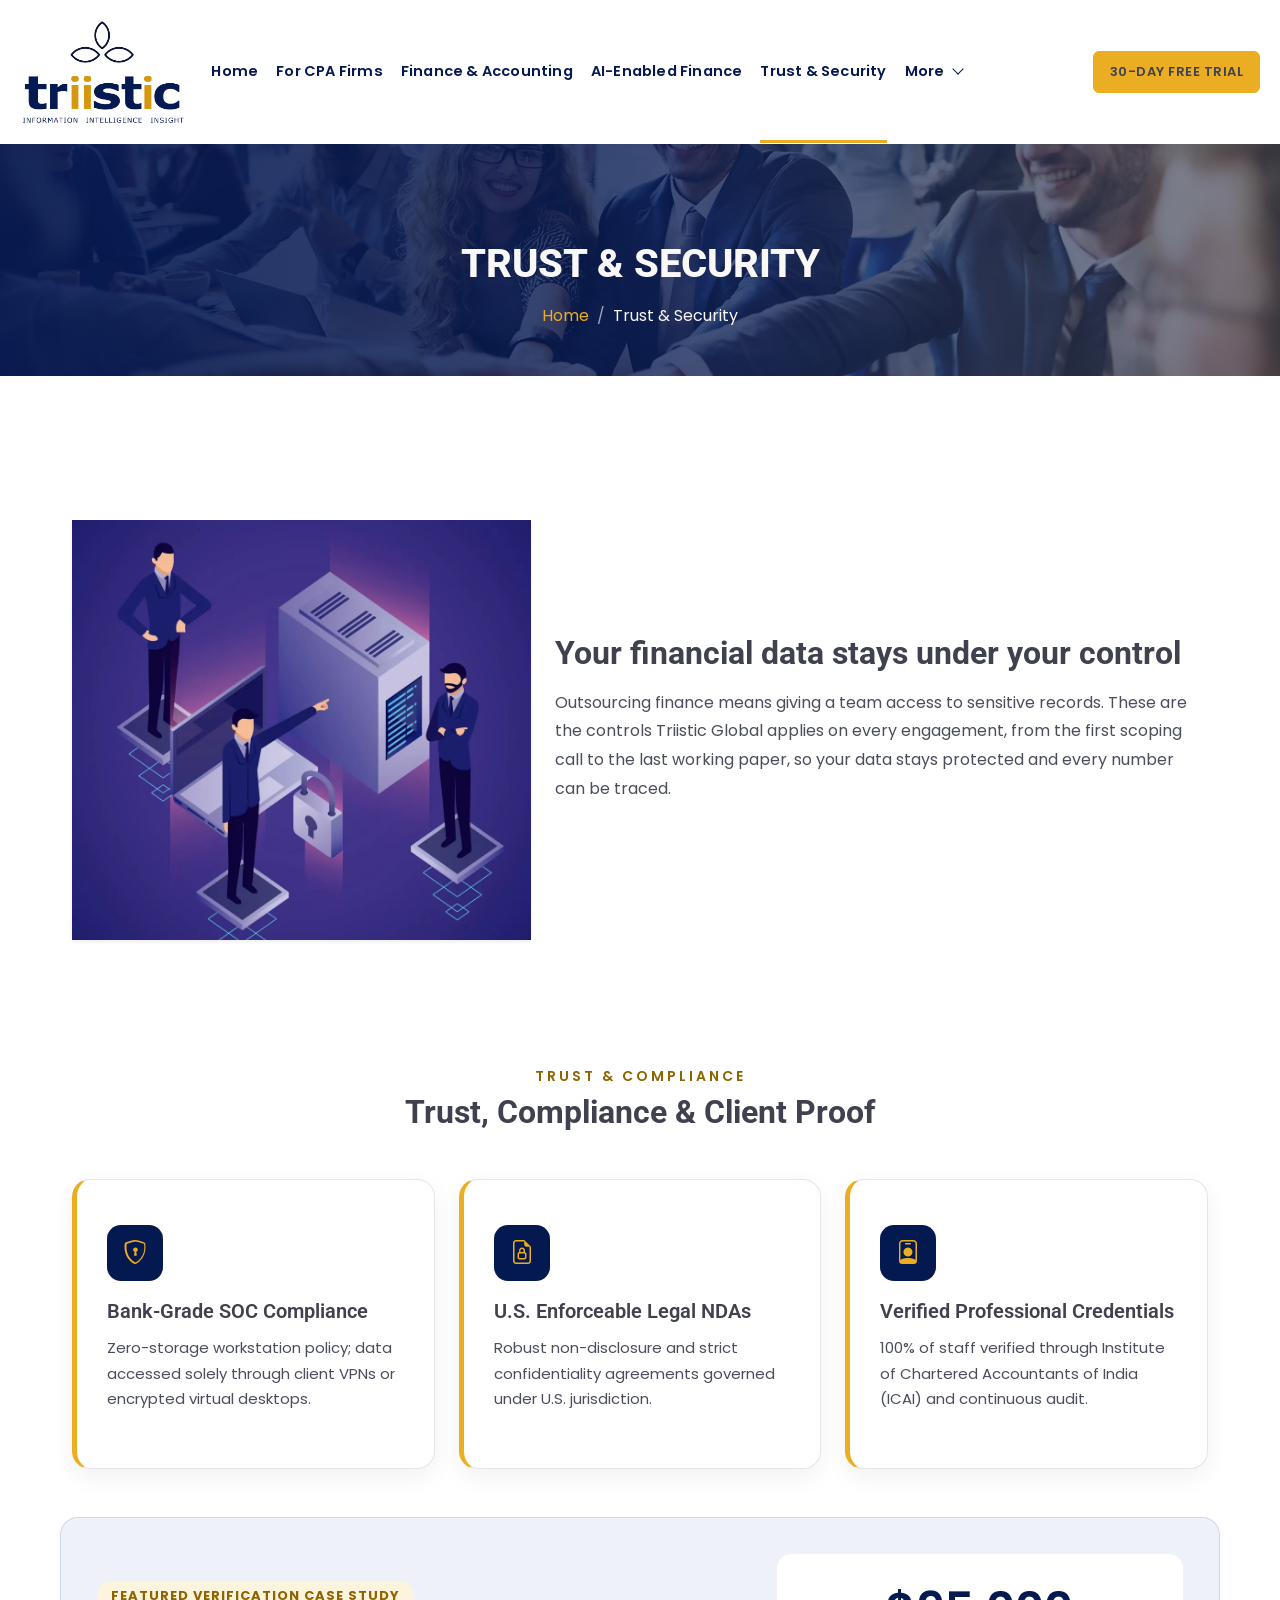
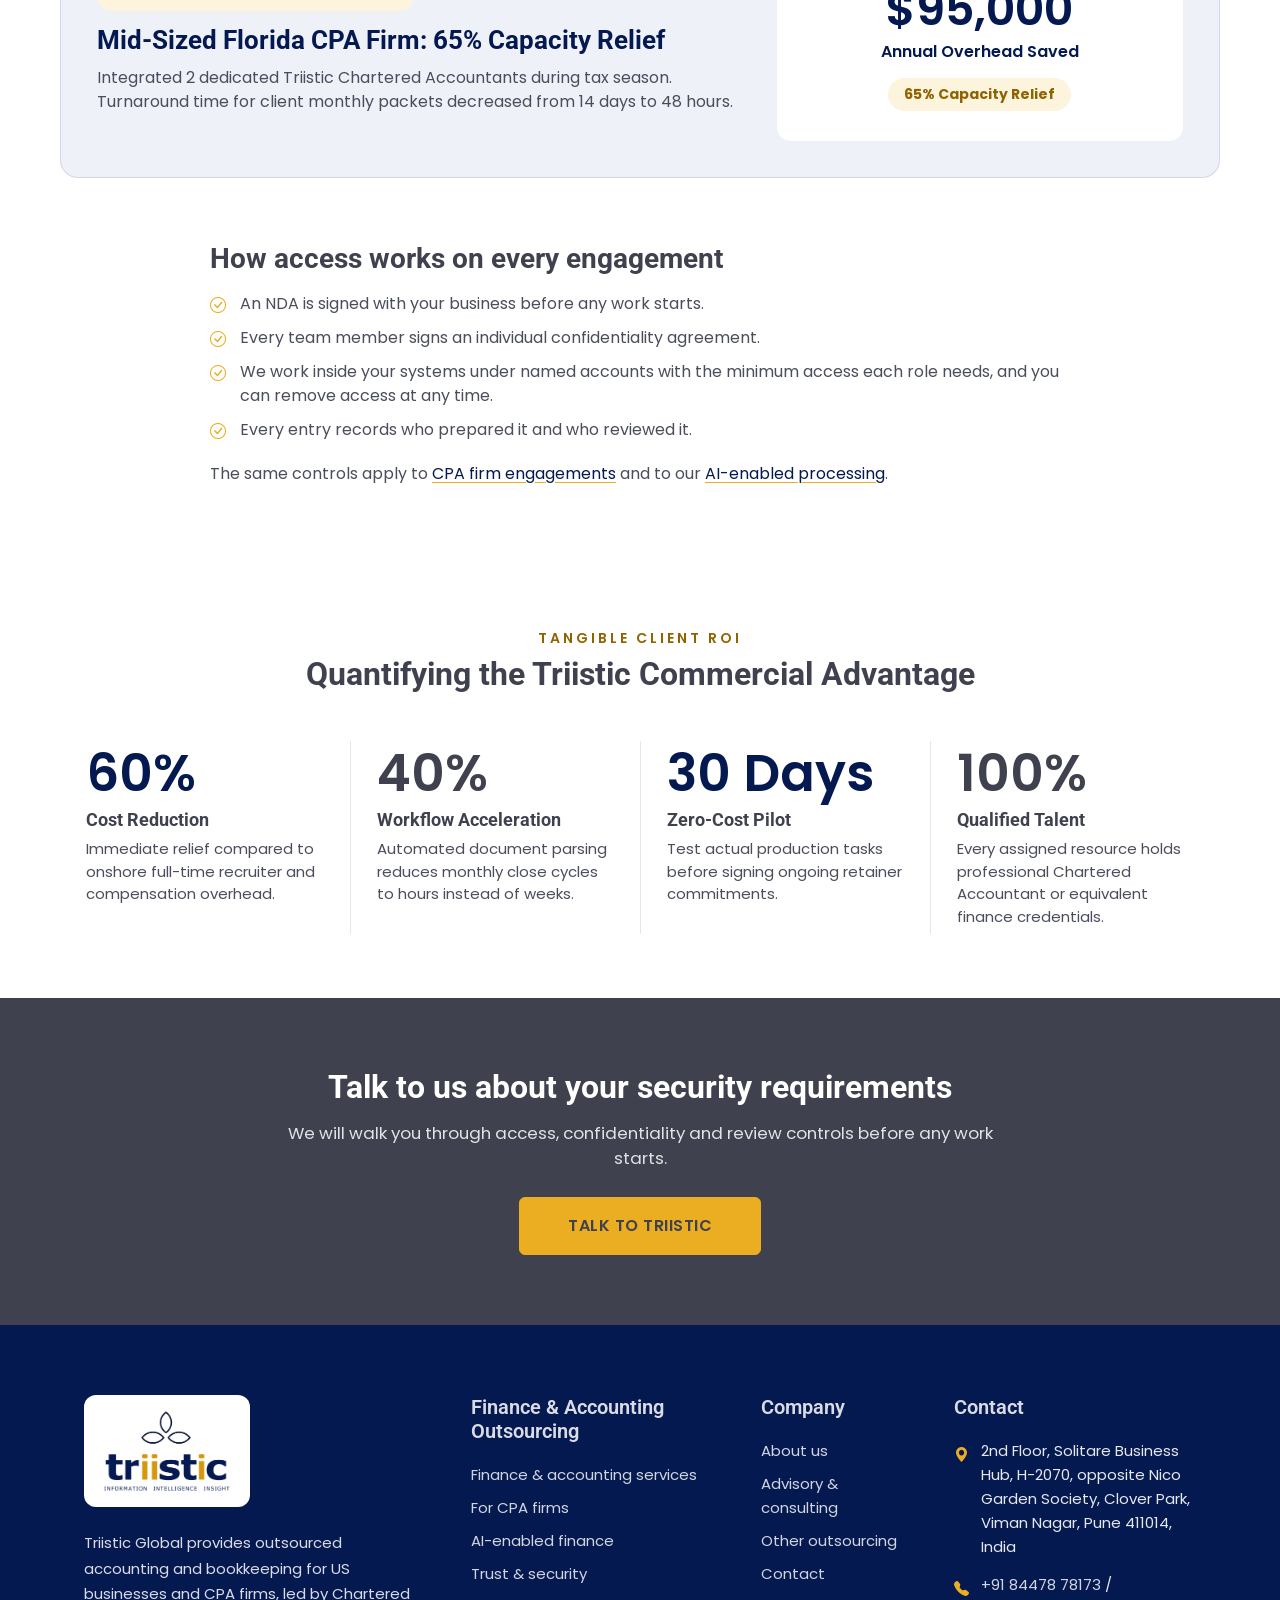
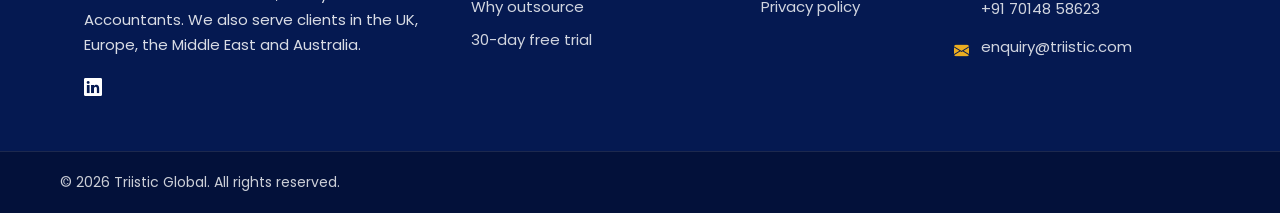
<file: trust-and-security.html>
<!DOCTYPE html>
<html lang="en-US">

<head>
    <meta charset="utf-8">
    <meta name="viewport" content="width=device-width, initial-scale=1.0">

    <!-- PAGE:META START -->
    <title>Data Security &amp; Confidentiality | Triistic Global</title>
    <meta name="description" content="How Triistic Global protects your financial data: bank-grade SOC compliance, U.S.-enforceable NDAs and verified Chartered Accountants, with a full audit trail.">
    <link rel="canonical" href="https://triistic.com/trust-and-security.html">
    <link rel="alternate" hreflang="en-us" href="https://triistic.com/trust-and-security.html">
    <link rel="alternate" hreflang="x-default" href="https://triistic.com/trust-and-security.html">
    <meta property="og:type" content="website">
    <meta property="og:site_name" content="Triistic Global">
    <meta property="og:locale" content="en_US">
    <meta property="og:title" content="Data Security &amp; Confidentiality | Triistic Global">
    <meta property="og:description" content="How Triistic Global protects your financial data: bank-grade SOC compliance, U.S.-enforceable NDAs and verified Chartered Accountants, with a full audit trail.">
    <meta property="og:url" content="https://triistic.com/trust-and-security.html">
    <meta property="og:image" content="https://triistic.com/img/og-image.jpg">
    <meta property="og:image:width" content="1200">
    <meta property="og:image:height" content="630">
    <meta property="og:image:alt" content="Triistic Global - outsourced accounting and bookkeeping">
    <meta name="twitter:card" content="summary_large_image">
    <meta name="twitter:title" content="Data Security &amp; Confidentiality | Triistic Global">
    <meta name="twitter:description" content="How Triistic Global protects your financial data: bank-grade SOC compliance, U.S.-enforceable NDAs and verified Chartered Accountants, with a full audit trail.">
    <meta name="twitter:image" content="https://triistic.com/img/og-image.jpg">
    <meta name="twitter:image:alt" content="Triistic Global - outsourced accounting and bookkeeping">
    <!-- PAGE:META END -->

    <!-- SHARED:HEAD START -->
    <link rel="icon" href="favicon.ico" sizes="32x32">
    <link rel="icon" href="favicon.svg" type="image/svg+xml">
    <link rel="apple-touch-icon" href="apple-touch-icon.png">

    <link rel="preconnect" href="https://fonts.googleapis.com">
    <link rel="preconnect" href="https://fonts.gstatic.com" crossorigin>
    <link href="https://fonts.googleapis.com/css2?family=Poppins:wght@400;600&family=Roboto:wght@700;800&display=swap"
        rel="stylesheet">

    <link rel="stylesheet" href="https://cdn.jsdelivr.net/npm/bootstrap-icons@1.10.4/font/bootstrap-icons.css">

    <link href="lib/animate/animate.min.css" rel="stylesheet">
    <link href="lib/owlcarousel/assets/owl.carousel.min.css" rel="stylesheet">
    <link href="css/bootstrap.min.css" rel="stylesheet">
    <link href="css/style.css" rel="stylesheet">

    <!-- CLIENT-ACTION: Google Analytics 4. Replace G-XXXXXXXXXX with the property ID, then remove the comment markers around the two script tags. -->
    <!--
    <script async src="https://www.googletagmanager.com/gtag/js?id=G-XXXXXXXXXX"></script>
    <script>
        window.dataLayer = window.dataLayer || [];
        function gtag() { dataLayer.push(arguments); }
        gtag('js', new Date());
        gtag('config', 'G-XXXXXXXXXX');
    </script>
    -->
    <!-- CLIENT-ACTION: Google Search Console. Paste the HTML-tag verification meta from Search Console on the next line. -->
    <!-- SHARED:HEAD END -->

    <script type="application/ld+json">
    {
      "@context": "https://schema.org",
      "@graph": [
        {
          "@type": "BreadcrumbList",
          "itemListElement": [
            {
              "@type": "ListItem",
              "position": 1,
              "name": "Home",
              "item": "https://triistic.com/"
            },
            {
              "@type": "ListItem",
              "position": 2,
              "name": "Trust & Security",
              "item": "https://triistic.com/trust-and-security.html"
            }
          ]
        }
      ]
    }
    </script>
</head>

<body>
    <!-- SHARED:HEADER START -->
    <header class="site-header" id="siteHeader">
        <nav class="navbar navbar-expand-xl navbar-light" aria-label="Main navigation">
            <div class="container site-nav">

                <a href="index.html" class="navbar-brand site-logo" aria-label="Triistic Global home">
                    <img width="640" height="413" src="img/triistic-logo.webp" alt="Triistic Global">
                </a>

                <a href="tel:+918447878173" class="nav-icon d-xl-none ms-auto me-2" aria-label="Call +91 84478 78173"><i class="bi bi-telephone"></i></a>
                <button class="navbar-toggler" type="button" data-bs-toggle="collapse" data-bs-target="#navbarCollapse"
                    aria-controls="navbarCollapse" aria-expanded="false" aria-label="Toggle navigation">
                    <span class="navbar-toggler-icon"></span>
                </button>

                <div class="collapse navbar-collapse" id="navbarCollapse">
                    <ul class="navbar-nav main-links">
                        <li class="nav-item"><a href="index.html" class="nav-link">Home</a></li>
                        <li class="nav-item"><a href="outsourcing-for-cpa-firms.html" class="nav-link">For CPA Firms</a></li>
                        <li class="nav-item"><a href="finance-accounting-outsourcing.html" class="nav-link">Finance &amp; Accounting</a></li>
                        <li class="nav-item"><a href="ai-enabled-finance.html" class="nav-link">AI-Enabled Finance</a></li>
                        <li class="nav-item"><a href="trust-and-security.html" class="nav-link active" aria-current="page">Trust &amp; Security</a></li>
                        <li class="nav-item dropdown">
                            <a href="about.html" class="nav-link dropdown-toggle" data-bs-toggle="dropdown"
                                aria-expanded="false">More</a>
                            <div class="dropdown-menu">
                                <a href="advisory-consulting.html" class="dropdown-item">Advisory &amp; consulting</a>
                                <a href="business-process-outsourcing.html" class="dropdown-item">Other outsourcing</a>
                                <a href="about.html" class="dropdown-item">About us</a>
                                <a href="contact.html" class="dropdown-item">Contact</a>
                            </div>
                        </li>
                    </ul>
                    <div class="nav-actions">
                        <ul class="navbar-nav nav-icons">
                            <li class="d-none d-xxl-block"><a href="tel:+918447878173" class="nav-icon" aria-label="Call +91 84478 78173"><i class="bi bi-telephone"></i></a></li>
                            <li class="d-xl-none"><a href="mailto:enquiry@triistic.com" class="nav-icon" aria-label="Email enquiry@triistic.com"><i class="bi bi-envelope"></i></a></li>
                            <li class="d-xl-none"><a href="https://www.linkedin.com/company/110668910/" class="nav-icon" target="_blank" rel="noopener" aria-label="Triistic Global on LinkedIn"><i class="bi bi-linkedin"></i></a></li>
                            <li class="d-xl-none"><a href="contact.html#reach" class="nav-icon" aria-label="Our office address"><i class="bi bi-geo-alt"></i></a></li>
                        </ul>
                        <a href="free-trial.html" class="btn btn-primary nav-cta">30-Day Free Trial</a>
                    </div>
                </div>
            </div>
        </nav>
    </header>
    <!-- SHARED:HEADER END -->

    <div class="container-fluid page-header pt-5 mb-6 wow fadeIn" data-wow-delay="0.1s">
        <div class="container text-center pt-5">
            <div class="row justify-content-center">
                <div class="col-lg-8">
                    <div class="p-5">
                        <h1 class="display-6 text-uppercase mb-3 animated slideInDown text-light">Trust &amp; Security</h1>
                        <nav aria-label="breadcrumb" class="animated slideInDown">
                            <ol class="breadcrumb justify-content-center mb-0">
                                <li class="breadcrumb-item"><a href="index.html">Home</a></li>
                                <li class="breadcrumb-item text-light active" aria-current="page">Trust &amp; Security</li>
                            </ol>
                        </nav>
                    </div>
                </div>
            </div>
        </div>
    </div>

    <section class="service-page py-6">
        <div class="container">
            <div class="row align-items-center">
                <div class="col-lg-5 mb-4 mb-lg-0">
                    <img width="1000" height="1106" src="img/outsource3.webp" alt="Illustration of secure, role-based finance workflows"
                        class="img-fluid rounded-4 shadow-sm service-intro-img">
                </div>
                <div class="col-lg-7">
                    <h2>Your financial data stays under your control</h2>
                    <p class="service-intro text-start mt-3">
                        Outsourcing finance means giving a team access to sensitive records. These are the controls
                        Triistic Global applies on every engagement, from the first scoping call to the last working
                        paper, so your data stays protected and every number can be traced.
                    </p>
                </div>
            </div>
        </div>
    </section>

    <section class="why-choose-section py-6">
        <div class="container">
            <div class="text-center mb-5">
                <p class="h4 section-kicker mb-2">Trust &amp; compliance</p>
                <h2 class="fw-bold">Trust, Compliance &amp; Client Proof</h2>
            </div>
            <div class="row g-4">
                <div class="col-lg-4 col-md-6">
                    <div class="why-card h-100">
                        <div class="why-icon"><i class="bi bi-shield-lock"></i></div>
                        <h3 class="h5">Bank-Grade SOC Compliance</h3>
                        <p>Zero-storage workstation policy; data accessed solely through client VPNs or encrypted
                            virtual desktops.</p>
                    </div>
                </div>
                <div class="col-lg-4 col-md-6">
                    <div class="why-card h-100">
                        <div class="why-icon"><i class="bi bi-file-earmark-lock"></i></div>
                        <h3 class="h5">U.S. Enforceable Legal NDAs</h3>
                        <p>Robust non-disclosure and strict confidentiality agreements governed under U.S.
                            jurisdiction.</p>
                    </div>
                </div>
                <div class="col-lg-4 col-md-6">
                    <div class="why-card h-100">
                        <div class="why-icon"><i class="bi bi-person-badge"></i></div>
                        <h3 class="h5">Verified Professional Credentials</h3>
                        <p>100% of staff verified through Institute of Chartered Accountants of India (ICAI) and
                            continuous audit.</p>
                    </div>
                </div>
            </div>

            <div class="case-study mt-5">
                <div class="case-study-text">
                    <span class="trial-badge">Featured verification case study</span>
                    <h3>Mid-Sized Florida CPA Firm: 65% Capacity Relief</h3>
                    <p>Integrated 2 dedicated Triistic Chartered Accountants during tax season. Turnaround time for
                        client monthly packets decreased from 14 days to 48 hours.</p>
                </div>
                <div class="case-study-figure">
                    <strong>$95,000</strong>
                    <span>Annual Overhead Saved</span>
                    <em>65% Capacity Relief</em>
                </div>
            </div>
        </div>
    </section>

    <section class="service-page pb-6">
        <div class="container">
            <div class="mx-auto" style="max-width: 860px;">
                <h2 class="h3 mb-3">How access works on every engagement</h2>
                <ul class="lead-list">
                    <li>An NDA is signed with your business before any work starts.</li>
                    <li>Every team member signs an individual confidentiality agreement.</li>
                    <li>We work inside your systems under named accounts with the minimum access each role needs,
                        and you can remove access at any time.</li>
                    <li>Every entry records who prepared it and who reviewed it.</li>
                </ul>
                <p class="mb-0">The same controls apply to <a href="outsourcing-for-cpa-firms.html">CPA firm
                    engagements</a> and to our <a href="ai-enabled-finance.html">AI-enabled processing</a>.</p>
            </div>
        </div>
    </section>

    <section class="roi-section py-6">
        <div class="container">
            <div class="text-center mb-5">
                <p class="h4 section-kicker mb-2">Tangible client ROI</p>
                <h2 class="fw-bold">Quantifying the Triistic Commercial Advantage</h2>
            </div>
            <div class="roi-grid">
                <div class="roi-item">
                    <strong>60%</strong>
                    <h3>Cost Reduction</h3>
                    <p>Immediate relief compared to onshore full-time recruiter and compensation overhead.</p>
                </div>
                <div class="roi-item">
                    <strong>40%</strong>
                    <h3>Workflow Acceleration</h3>
                    <p>Automated document parsing reduces monthly close cycles to hours instead of weeks.</p>
                </div>
                <div class="roi-item">
                    <strong>30 Days</strong>
                    <h3>Zero-Cost Pilot</h3>
                    <p>Test actual production tasks before signing ongoing retainer commitments.</p>
                </div>
                <div class="roi-item">
                    <strong>100%</strong>
                    <h3>Qualified Talent</h3>
                    <p>Every assigned resource holds professional Chartered Accountant or equivalent finance
                        credentials.</p>
                </div>
            </div>
        </div>
    </section>

    <section class="cta-band text-center">
        <div class="container">
            <h2>Talk to us about your security requirements</h2>
            <p>We will walk you through access, confidentiality and review controls before any work starts.</p>
            <a href="contact.html" class="btn btn-primary py-3 px-5">Talk to Triistic</a>
        </div>
    </section>

    <!-- SHARED:FOOTER START -->
    <footer class="cy-footer">
        <div class="container">
            <div class="row g-4 g-lg-5 align-items-start">

                <div class="col-lg-4 col-md-6">
                    <a href="index.html" class="footer-logo d-inline-block mb-3" aria-label="Triistic Global home">
                        <img width="640" height="413" src="img/triistic-logo.webp" alt="Triistic Global" loading="lazy">
                    </a>
                    <p class="footer-text">
                        Triistic Global provides outsourced accounting and bookkeeping for US businesses and CPA firms,
                        led by Chartered Accountants. We also serve clients in the UK, Europe, the Middle East and
                        Australia.
                    </p>
                    <div class="footer-social mt-3">
                        <a href="https://www.linkedin.com/company/110668910/" target="_blank" rel="noopener"
                            aria-label="Triistic Global on LinkedIn"><i class="bi bi-linkedin"></i></a>
                    </div>
                </div>

                <div class="col-lg-3 col-md-6">
                    <h3 class="h5 footer-title">Finance &amp; Accounting Outsourcing</h3>
                    <ul class="footer-links">
                        <li><a href="finance-accounting-outsourcing.html">Finance &amp; accounting services</a></li>
                        <li><a href="outsourcing-for-cpa-firms.html">For CPA firms</a></li>
                        <li><a href="ai-enabled-finance.html">AI-enabled finance</a></li>
                        <li><a href="trust-and-security.html">Trust &amp; security</a></li>
                        <li><a href="why-outsource-finance.html">Why outsource</a></li>
                        <li><a href="free-trial.html">30-day free trial</a></li>
                    </ul>
                </div>

                <div class="col-lg-2 col-md-6">
                    <h3 class="h5 footer-title">Company</h3>
                    <ul class="footer-links">
                        <li><a href="about.html">About us</a></li>
                        <li><a href="advisory-consulting.html">Advisory &amp; consulting</a></li>
                        <li><a href="business-process-outsourcing.html">Other outsourcing</a></li>
                        <li><a href="contact.html">Contact</a></li>
                        <li><a href="privacy-policy.html">Privacy policy</a></li>
                    </ul>
                </div>

                <div class="col-lg-3 col-md-6">
                    <h3 class="h5 footer-title">Contact</h3>
                    <ul class="footer-contact">
                        <li>
                            <i class="bi bi-geo-alt-fill"></i>
                            <!-- CLIENT-CONFIRM: building name spelling ("Solitare" as on the previous site). -->
                            2nd Floor, Solitare Business Hub, H-2070, opposite Nico Garden Society, Clover Park,
                            Viman Nagar, Pune 411014, India
                        </li>
                        <li>
                            <i class="bi bi-telephone-fill"></i>
                            <span><a href="tel:+918447878173">+91 84478 78173</a> / <a href="tel:+917014858623">+91 70148 58623</a></span>
                        </li>
                        <li>
                            <i class="bi bi-envelope-fill"></i>
                            <a href="mailto:enquiry@triistic.com">enquiry@triistic.com</a>
                        </li>
                    </ul>
                </div>

            </div>
        </div>

        <div class="footer-bottom">
            <div class="container d-flex flex-column flex-md-row justify-content-between align-items-center gap-2">
                <!-- CLIENT-CONFIRM: add the registered legal entity name, for example "Triistic Global Private Limited". -->
                <p>&copy; 2026 Triistic Global. All rights reserved.</p>
                <!-- The template licence (CC BY 4.0, HTML Codex) requires this credit unless a credit-removal licence is purchased. See tools/TEMPLATE-LICENSE-htmlcodex.txt. -->
            </div>
        </div>
    </footer>

    <a href="#" class="btn btn-lg btn-primary btn-lg-square back-to-top" aria-label="Back to top"><i class="bi bi-arrow-up"></i></a>
    <!-- SHARED:FOOTER END -->

    <!-- SHARED:SCRIPTS START -->
    <script src="https://ajax.googleapis.com/ajax/libs/jquery/3.6.1/jquery.min.js"></script>
    <script src="https://cdn.jsdelivr.net/npm/bootstrap@5.0.0/dist/js/bootstrap.bundle.min.js"></script>
    <script src="lib/wow/wow.min.js"></script>
    <script src="lib/easing/easing.min.js"></script>
    <script src="lib/owlcarousel/owl.carousel.min.js"></script>
    <script src="js/main.js"></script>
    <!-- SHARED:SCRIPTS END -->

    <!--Start of Tawk.to Script-->
    <script type="text/javascript">
    var Tawk_API=Tawk_API||{}, Tawk_LoadStart=new Date();
    (function(){
    var s1=document.createElement("script"),s0=document.getElementsByTagName("script")[0];
    s1.async=true;
    s1.src='https://embed.tawk.to/6ae87f8ada59243c3733fef8/1k6e34dia';
    s1.charset='UTF-8';
    s1.setAttribute('crossorigin','*');
    s0.parentNode.insertBefore(s1,s0);
    })();
    </script>
    <!--End of Tawk.to Script-->
</body>

</html>
</file>
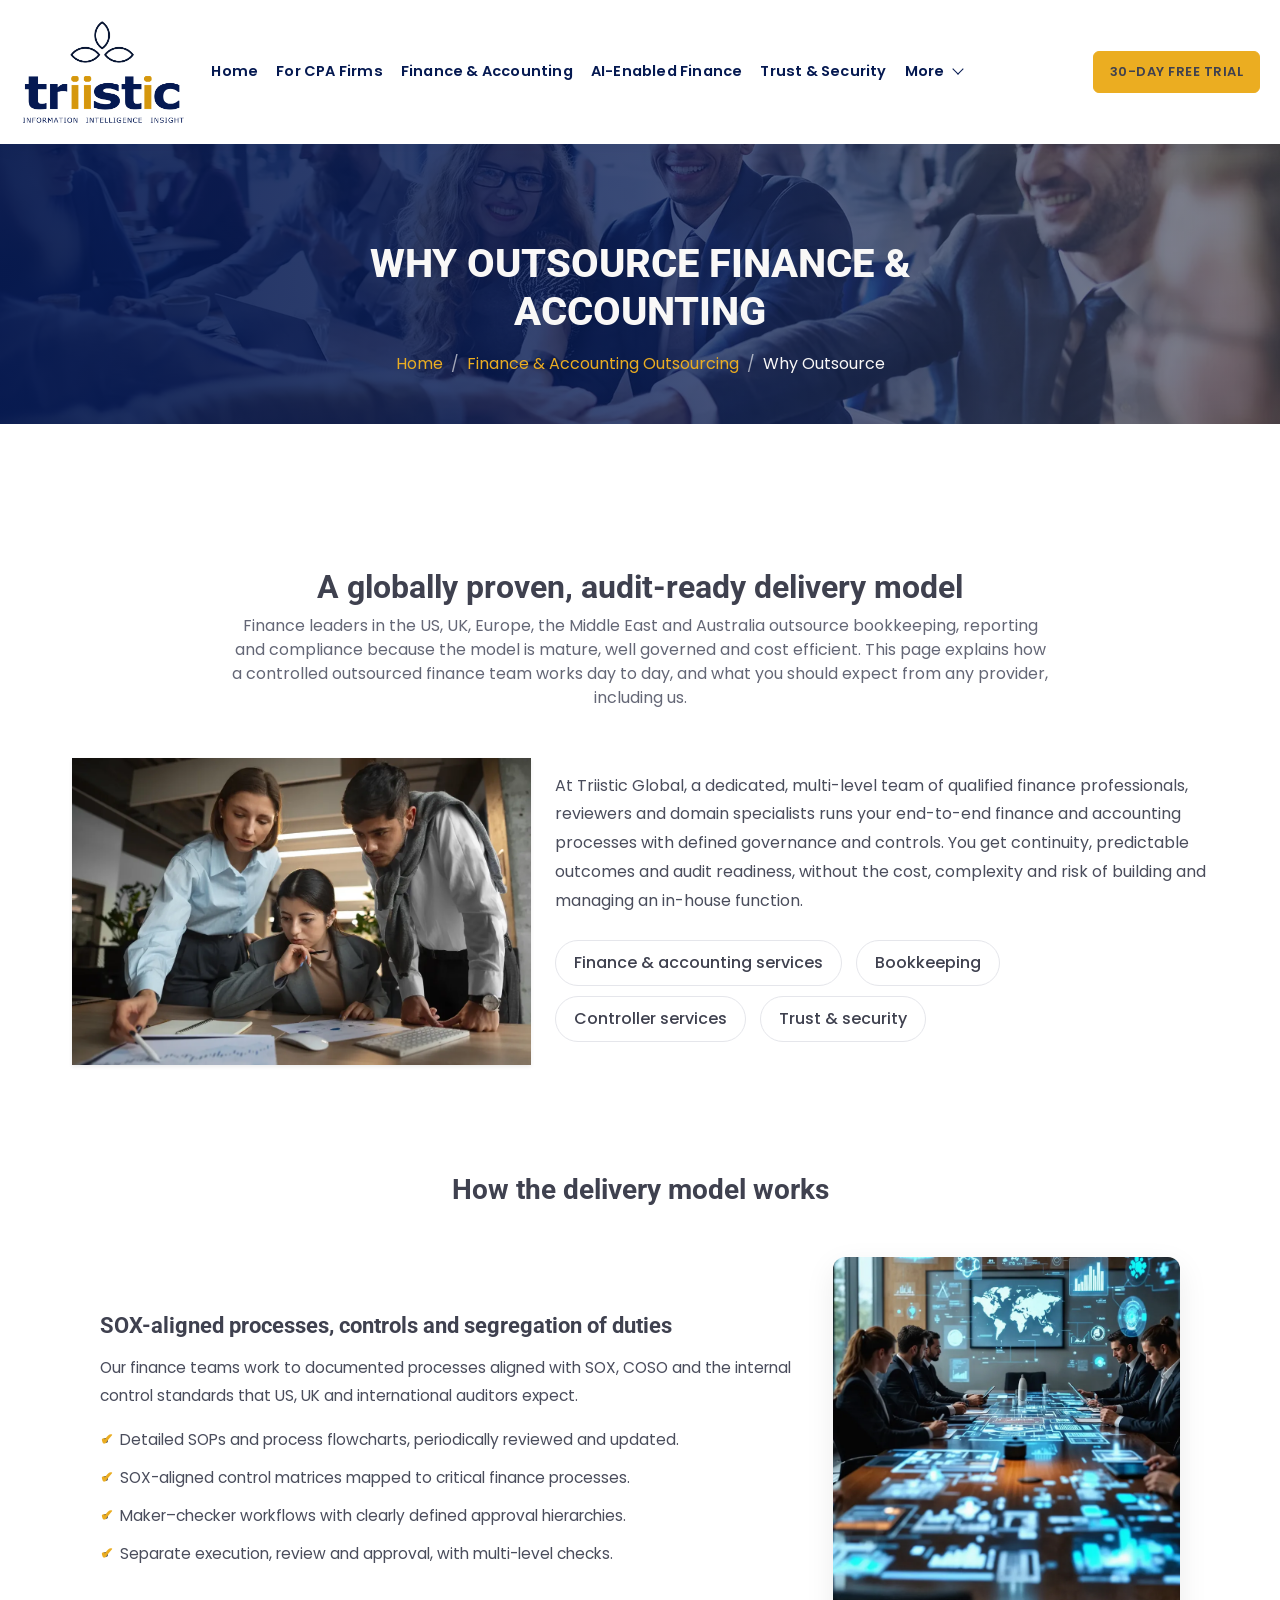
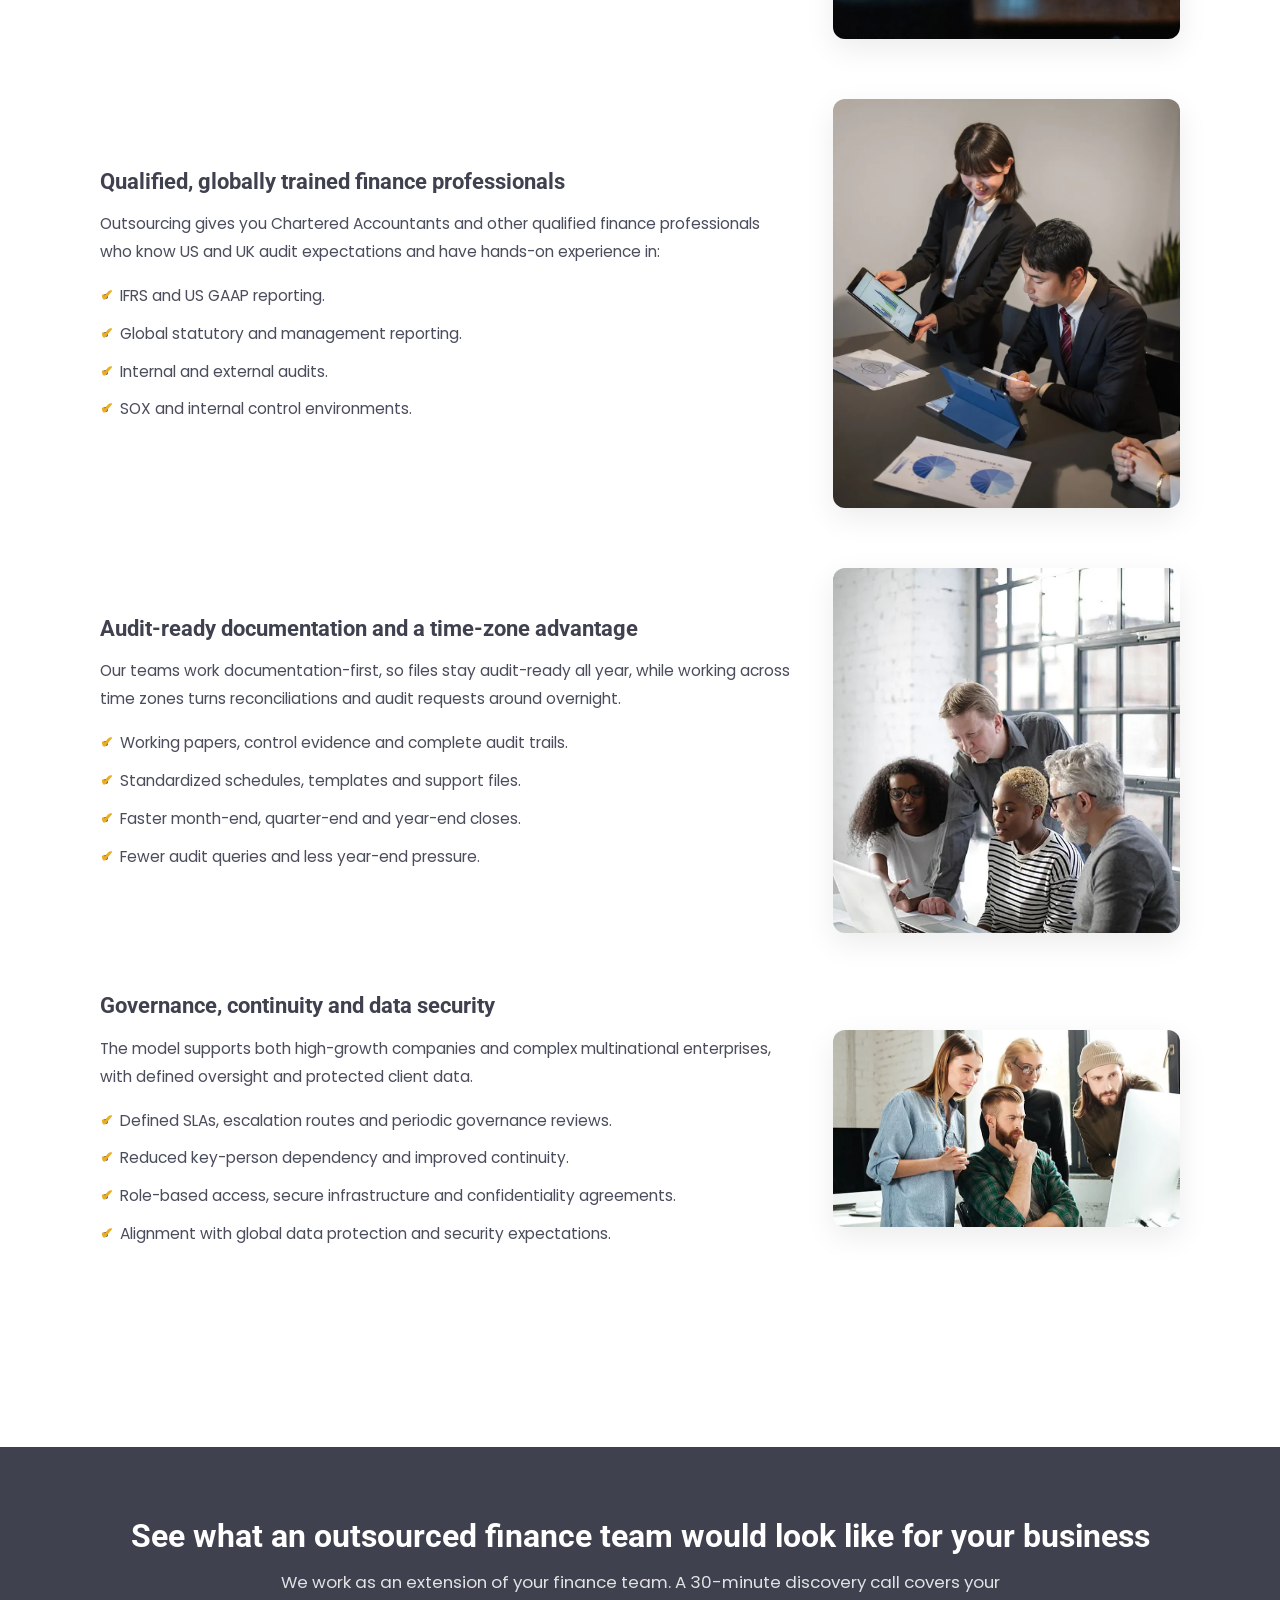
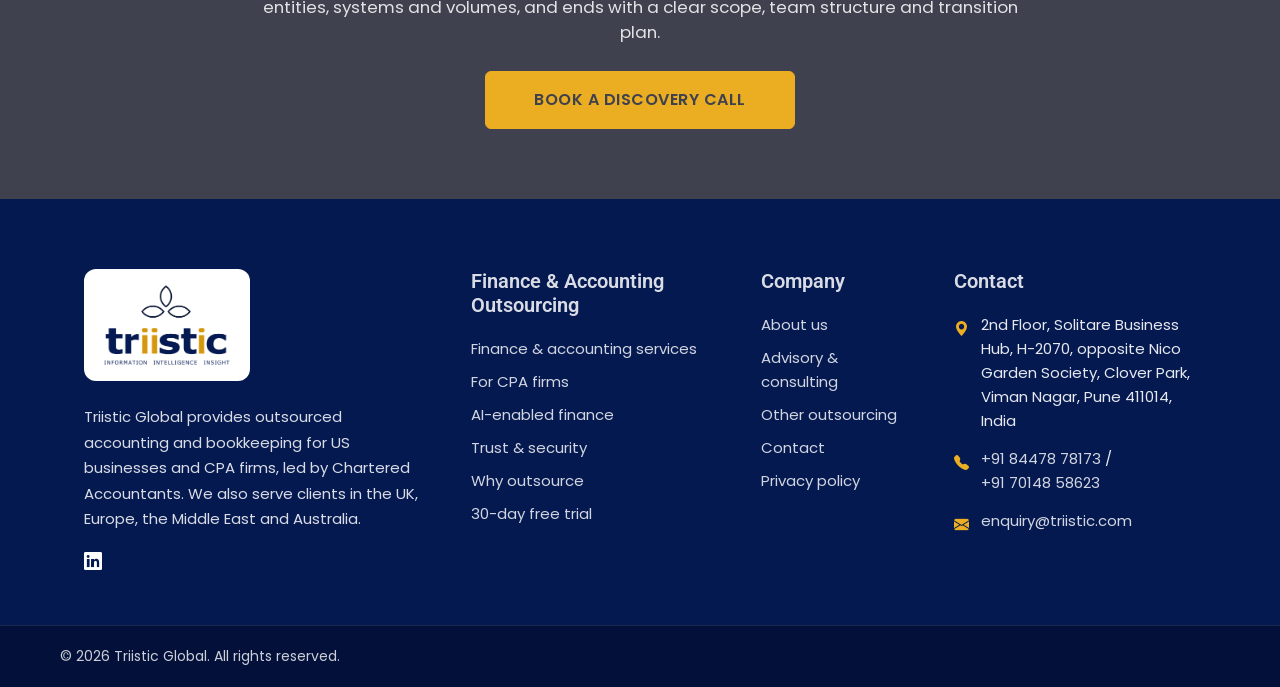
<file: why-outsource-finance.html>
<!DOCTYPE html>
<html lang="en-US">

<head>
    <meta charset="utf-8">
    <meta name="viewport" content="width=device-width, initial-scale=1.0">

    <!-- PAGE:META START -->
    <title>Why Outsource Finance &amp; Accounting | Triistic Global</title>
    <meta name="description" content="Why US companies outsource accounting: SOX-aligned processes, segregation of duties, audit-ready documentation, a time-zone advantage and strong data security.">
    <link rel="canonical" href="https://triistic.com/why-outsource-finance.html">
    <link rel="alternate" hreflang="en-us" href="https://triistic.com/why-outsource-finance.html">
    <link rel="alternate" hreflang="x-default" href="https://triistic.com/why-outsource-finance.html">
    <meta property="og:type" content="website">
    <meta property="og:site_name" content="Triistic Global">
    <meta property="og:locale" content="en_US">
    <meta property="og:title" content="Why Outsource Finance &amp; Accounting | Triistic Global">
    <meta property="og:description" content="Why US companies outsource accounting: SOX-aligned processes, segregation of duties, audit-ready documentation, a time-zone advantage and strong data security.">
    <meta property="og:url" content="https://triistic.com/why-outsource-finance.html">
    <meta property="og:image" content="https://triistic.com/img/og-image.jpg">
    <meta property="og:image:width" content="1200">
    <meta property="og:image:height" content="630">
    <meta property="og:image:alt" content="Triistic Global - outsourced accounting and bookkeeping">
    <meta name="twitter:card" content="summary_large_image">
    <meta name="twitter:title" content="Why Outsource Finance &amp; Accounting | Triistic Global">
    <meta name="twitter:description" content="Why US companies outsource accounting: SOX-aligned processes, segregation of duties, audit-ready documentation, a time-zone advantage and strong data security.">
    <meta name="twitter:image" content="https://triistic.com/img/og-image.jpg">
    <meta name="twitter:image:alt" content="Triistic Global - outsourced accounting and bookkeeping">
    <!-- PAGE:META END -->

    <!-- SHARED:HEAD START -->
    <link rel="icon" href="favicon.ico" sizes="32x32">
    <link rel="icon" href="favicon.svg" type="image/svg+xml">
    <link rel="apple-touch-icon" href="apple-touch-icon.png">

    <link rel="preconnect" href="https://fonts.googleapis.com">
    <link rel="preconnect" href="https://fonts.gstatic.com" crossorigin>
    <link href="https://fonts.googleapis.com/css2?family=Poppins:wght@400;600&family=Roboto:wght@700;800&display=swap"
        rel="stylesheet">

    <link rel="stylesheet" href="https://cdn.jsdelivr.net/npm/bootstrap-icons@1.10.4/font/bootstrap-icons.css">

    <link href="lib/animate/animate.min.css" rel="stylesheet">
    <link href="lib/owlcarousel/assets/owl.carousel.min.css" rel="stylesheet">
    <link href="css/bootstrap.min.css" rel="stylesheet">
    <link href="css/style.css" rel="stylesheet">

    <!-- CLIENT-ACTION: Google Analytics 4. Replace G-XXXXXXXXXX with the property ID, then remove the comment markers around the two script tags. -->
    <!--
    <script async src="https://www.googletagmanager.com/gtag/js?id=G-XXXXXXXXXX"></script>
    <script>
        window.dataLayer = window.dataLayer || [];
        function gtag() { dataLayer.push(arguments); }
        gtag('js', new Date());
        gtag('config', 'G-XXXXXXXXXX');
    </script>
    -->
    <!-- CLIENT-ACTION: Google Search Console. Paste the HTML-tag verification meta from Search Console on the next line. -->
    <!-- SHARED:HEAD END -->

    <script type="application/ld+json">
    {
      "@context": "https://schema.org",
      "@type": "BreadcrumbList",
      "itemListElement": [
        { "@type": "ListItem", "position": 1, "name": "Home", "item": "https://triistic.com/" },
        { "@type": "ListItem", "position": 2, "name": "Finance & Accounting Outsourcing", "item": "https://triistic.com/finance-accounting-outsourcing.html" },
        { "@type": "ListItem", "position": 3, "name": "Why Outsource Finance", "item": "https://triistic.com/why-outsource-finance.html" }
      ]
    }
    </script>
</head>

<body>
    <!-- SHARED:HEADER START -->
    <header class="site-header" id="siteHeader">
        <nav class="navbar navbar-expand-xl navbar-light" aria-label="Main navigation">
            <div class="container site-nav">

                <a href="index.html" class="navbar-brand site-logo" aria-label="Triistic Global home">
                    <img width="640" height="413" src="img/triistic-logo.webp" alt="Triistic Global">
                </a>

                <a href="tel:+918447878173" class="nav-icon d-xl-none ms-auto me-2" aria-label="Call +91 84478 78173"><i class="bi bi-telephone"></i></a>
                <button class="navbar-toggler" type="button" data-bs-toggle="collapse" data-bs-target="#navbarCollapse"
                    aria-controls="navbarCollapse" aria-expanded="false" aria-label="Toggle navigation">
                    <span class="navbar-toggler-icon"></span>
                </button>

                <div class="collapse navbar-collapse" id="navbarCollapse">
                    <ul class="navbar-nav main-links">
                        <li class="nav-item"><a href="index.html" class="nav-link">Home</a></li>
                        <li class="nav-item"><a href="outsourcing-for-cpa-firms.html" class="nav-link">For CPA Firms</a></li>
                        <li class="nav-item"><a href="finance-accounting-outsourcing.html" class="nav-link">Finance &amp; Accounting</a></li>
                        <li class="nav-item"><a href="ai-enabled-finance.html" class="nav-link">AI-Enabled Finance</a></li>
                        <li class="nav-item"><a href="trust-and-security.html" class="nav-link">Trust &amp; Security</a></li>
                        <li class="nav-item dropdown">
                            <a href="about.html" class="nav-link dropdown-toggle" data-bs-toggle="dropdown"
                                aria-expanded="false">More</a>
                            <div class="dropdown-menu">
                                <a href="advisory-consulting.html" class="dropdown-item">Advisory &amp; consulting</a>
                                <a href="business-process-outsourcing.html" class="dropdown-item">Other outsourcing</a>
                                <a href="about.html" class="dropdown-item">About us</a>
                                <a href="contact.html" class="dropdown-item">Contact</a>
                            </div>
                        </li>
                    </ul>
                    <div class="nav-actions">
                        <ul class="navbar-nav nav-icons">
                            <li class="d-none d-xxl-block"><a href="tel:+918447878173" class="nav-icon" aria-label="Call +91 84478 78173"><i class="bi bi-telephone"></i></a></li>
                            <li class="d-xl-none"><a href="mailto:enquiry@triistic.com" class="nav-icon" aria-label="Email enquiry@triistic.com"><i class="bi bi-envelope"></i></a></li>
                            <li class="d-xl-none"><a href="https://www.linkedin.com/company/110668910/" class="nav-icon" target="_blank" rel="noopener" aria-label="Triistic Global on LinkedIn"><i class="bi bi-linkedin"></i></a></li>
                            <li class="d-xl-none"><a href="contact.html#reach" class="nav-icon" aria-label="Our office address"><i class="bi bi-geo-alt"></i></a></li>
                        </ul>
                        <a href="free-trial.html" class="btn btn-primary nav-cta">30-Day Free Trial</a>
                    </div>
                </div>
            </div>
        </nav>
    </header>
    <!-- SHARED:HEADER END -->

    <div class="container-fluid page-header pt-5 mb-6 wow fadeIn" data-wow-delay="0.1s">
        <div class="container text-center pt-5">
            <div class="row justify-content-center">
                <div class="col-lg-8">
                    <div class="p-5">
                        <h1 class="display-6 text-uppercase mb-3 animated slideInDown text-light">Why Outsource Finance &amp; Accounting</h1>
                        <nav aria-label="breadcrumb" class="animated slideInDown">
                            <ol class="breadcrumb justify-content-center mb-0">
                                <li class="breadcrumb-item"><a href="index.html">Home</a></li>
                                <li class="breadcrumb-item"><a href="finance-accounting-outsourcing.html">Finance &amp; Accounting Outsourcing</a></li>
                                <li class="breadcrumb-item text-light active" aria-current="page">Why Outsource</li>
                            </ol>
                        </nav>
                    </div>
                </div>
            </div>
        </div>
    </div>

    <section class="service-page py-6">
        <div class="container">

            <div class="service-header text-center mb-5">
                <h2>A globally proven, audit-ready delivery model</h2>
                <p class="text-muted mx-auto" style="max-width: 820px;">
                    Finance leaders in the US, UK, Europe, the Middle East and Australia outsource bookkeeping,
                    reporting and compliance because the model is mature, well governed and cost efficient. This
                    page explains how a controlled outsourced finance team works day to day, and what you should
                    expect from any provider, including us.
                </p>
            </div>

            <div class="row align-items-center mb-5">
                <div class="col-lg-5 mb-4 mb-lg-0">
                    <img width="1200" height="801" src="img/home2.webp" alt="Finance team reviewing printed reports together at a desk"
                        class="img-fluid rounded-4 shadow-sm service-intro-img">
                </div>
                <div class="col-lg-7">
                    <p class="service-intro text-start">
                        At Triistic Global, a dedicated, multi-level team of qualified finance professionals, reviewers
                        and domain specialists runs your end-to-end finance and accounting processes with defined
                        governance and controls. You get continuity, predictable outcomes and audit readiness, without
                        the cost, complexity and risk of building and managing an in-house function.
                    </p>
                    <div class="related-links mt-4">
                        <a href="finance-accounting-outsourcing.html">Finance &amp; accounting services</a>
                        <a href="finance-accounting-outsourcing.html#bookkeeping">Bookkeeping</a>
                        <a href="finance-accounting-outsourcing.html#controller">Controller services</a>
                        <a href="trust-and-security.html">Trust &amp; security</a>
                    </div>
                </div>
            </div>

<section class="process-outsourcing">
                <div class="container">

                    <!-- Section Title -->
                    <h2 class="section-title" id="model">How the delivery model works</h2>

                    <!-- Row 1: Controls -->
                    <div class="process-row">
                        <div class="process-text">
                            <h3>SOX-aligned processes, controls and segregation of duties</h3>
                            <p>
                                Our finance teams work to documented processes aligned with SOX, COSO and the
                                internal control standards that US, UK and international auditors expect.
                            </p>
                            <ul>
                                <li>Detailed SOPs and process flowcharts, periodically reviewed and updated.</li>
                                <li>SOX-aligned control matrices mapped to critical finance processes.</li>
                                <li>Maker–checker workflows with clearly defined approval hierarchies.</li>
                                <li>Separate execution, review and approval, with multi-level checks.</li>
                            </ul>
                        </div>
                        <div class="process-image">
                            <img width="900" height="992" loading="lazy" src="img/outsouce1.webp" alt="Boardroom table with financial data overlays">
                        </div>
                    </div>

                    <!-- Row 2: People -->
                    <div class="process-row reverse">
                        <div class="process-image">
                            <img width="900" height="1063" loading="lazy" src="img/outsource2.webp" alt="Finance professionals reviewing charts on a tablet">
                        </div>
                        <div class="process-text">
                            <h3>Qualified, globally trained finance professionals</h3>
                            <p>
                                Outsourcing gives you Chartered Accountants and other qualified finance professionals who
                                know US and UK audit expectations and have hands-on experience in:
                            </p>
                            <ul>
                                <li>IFRS and US GAAP reporting.</li>
                                <li>Global statutory and management reporting.</li>
                                <li>Internal and external audits.</li>
                                <li>SOX and internal control environments.</li>
                            </ul>
                        </div>
                    </div>

                    <!-- Row 3: Audit readiness and time zone -->
                    <div class="process-row">
                        <div class="process-text">
                            <h3>Audit-ready documentation and a time-zone advantage</h3>
                            <p>
                                Our teams work documentation-first, so files stay audit-ready all year, while working
                                across time zones turns reconciliations and audit requests around overnight.
                            </p>
                            <ul>
                                <li>Working papers, control evidence and complete audit trails.</li>
                                <li>Standardized schedules, templates and support files.</li>
                                <li>Faster month-end, quarter-end and year-end closes.</li>
                                <li>Fewer audit queries and less year-end pressure.</li>
                            </ul>
                        </div>
                        <div class="process-image">
                            <img width="560" height="590" loading="lazy" src="img/services3.webp" alt="Accountants preparing audit working papers">
                        </div>
                    </div>

                    <!-- Row 4: Governance and security -->
                    <div class="process-row reverse">
                        <div class="process-image">
                            <img width="791" height="450" loading="lazy" src="img/services1.webp" alt="Finance team reviewing a governance dashboard on screen">
                        </div>
                        <div class="process-text">
                            <h3>Governance, continuity and data security</h3>
                            <p>
                                The model supports both high-growth companies and complex multinational enterprises,
                                with defined oversight and protected client data.
                            </p>
                            <ul>
                                <li>Defined SLAs, escalation routes and periodic governance reviews.</li>
                                <li>Reduced key-person dependency and improved continuity.</li>
                                <li>Role-based access, secure infrastructure and confidentiality agreements.</li>
                                <li>Alignment with global data protection and security expectations.</li>
                            </ul>
                        </div>
                    </div>

                </div>
            </section>

        </div>
    </section>

    <section class="cta-band text-center">
        <div class="container">
            <h2>See what an outsourced finance team would look like for your business</h2>
            <p>We work as an extension of your finance team. A 30-minute discovery call covers your entities,
                systems and volumes, and ends with a clear scope, team structure and transition plan.</p>
            <a href="contact.html" class="btn btn-primary py-3 px-5">Book a Discovery Call</a>
        </div>
    </section>

    <!-- SHARED:FOOTER START -->
    <footer class="cy-footer">
        <div class="container">
            <div class="row g-4 g-lg-5 align-items-start">

                <div class="col-lg-4 col-md-6">
                    <a href="index.html" class="footer-logo d-inline-block mb-3" aria-label="Triistic Global home">
                        <img width="640" height="413" src="img/triistic-logo.webp" alt="Triistic Global" loading="lazy">
                    </a>
                    <p class="footer-text">
                        Triistic Global provides outsourced accounting and bookkeeping for US businesses and CPA firms,
                        led by Chartered Accountants. We also serve clients in the UK, Europe, the Middle East and
                        Australia.
                    </p>
                    <div class="footer-social mt-3">
                        <a href="https://www.linkedin.com/company/110668910/" target="_blank" rel="noopener"
                            aria-label="Triistic Global on LinkedIn"><i class="bi bi-linkedin"></i></a>
                    </div>
                </div>

                <div class="col-lg-3 col-md-6">
                    <h3 class="h5 footer-title">Finance &amp; Accounting Outsourcing</h3>
                    <ul class="footer-links">
                        <li><a href="finance-accounting-outsourcing.html">Finance &amp; accounting services</a></li>
                        <li><a href="outsourcing-for-cpa-firms.html">For CPA firms</a></li>
                        <li><a href="ai-enabled-finance.html">AI-enabled finance</a></li>
                        <li><a href="trust-and-security.html">Trust &amp; security</a></li>
                        <li><a href="why-outsource-finance.html">Why outsource</a></li>
                        <li><a href="free-trial.html">30-day free trial</a></li>
                    </ul>
                </div>

                <div class="col-lg-2 col-md-6">
                    <h3 class="h5 footer-title">Company</h3>
                    <ul class="footer-links">
                        <li><a href="about.html">About us</a></li>
                        <li><a href="advisory-consulting.html">Advisory &amp; consulting</a></li>
                        <li><a href="business-process-outsourcing.html">Other outsourcing</a></li>
                        <li><a href="contact.html">Contact</a></li>
                        <li><a href="privacy-policy.html">Privacy policy</a></li>
                    </ul>
                </div>

                <div class="col-lg-3 col-md-6">
                    <h3 class="h5 footer-title">Contact</h3>
                    <ul class="footer-contact">
                        <li>
                            <i class="bi bi-geo-alt-fill"></i>
                            <!-- CLIENT-CONFIRM: building name spelling ("Solitare" as on the previous site). -->
                            2nd Floor, Solitare Business Hub, H-2070, opposite Nico Garden Society, Clover Park,
                            Viman Nagar, Pune 411014, India
                        </li>
                        <li>
                            <i class="bi bi-telephone-fill"></i>
                            <span><a href="tel:+918447878173">+91 84478 78173</a> / <a href="tel:+917014858623">+91 70148 58623</a></span>
                        </li>
                        <li>
                            <i class="bi bi-envelope-fill"></i>
                            <a href="mailto:enquiry@triistic.com">enquiry@triistic.com</a>
                        </li>
                    </ul>
                </div>

            </div>
        </div>

        <div class="footer-bottom">
            <div class="container d-flex flex-column flex-md-row justify-content-between align-items-center gap-2">
                <!-- CLIENT-CONFIRM: add the registered legal entity name, for example "Triistic Global Private Limited". -->
                <p>&copy; 2026 Triistic Global. All rights reserved.</p>
                <!-- The template licence (CC BY 4.0, HTML Codex) requires this credit unless a credit-removal licence is purchased. See tools/TEMPLATE-LICENSE-htmlcodex.txt. -->
            </div>
        </div>
    </footer>

    <a href="#" class="btn btn-lg btn-primary btn-lg-square back-to-top" aria-label="Back to top"><i class="bi bi-arrow-up"></i></a>
    <!-- SHARED:FOOTER END -->

    <!-- SHARED:SCRIPTS START -->
    <script src="https://ajax.googleapis.com/ajax/libs/jquery/3.6.1/jquery.min.js"></script>
    <script src="https://cdn.jsdelivr.net/npm/bootstrap@5.0.0/dist/js/bootstrap.bundle.min.js"></script>
    <script src="lib/wow/wow.min.js"></script>
    <script src="lib/easing/easing.min.js"></script>
    <script src="lib/owlcarousel/owl.carousel.min.js"></script>
    <script src="js/main.js"></script>
    <!-- SHARED:SCRIPTS END -->

    <!--Start of Tawk.to Script-->
    <script type="text/javascript">
    var Tawk_API=Tawk_API||{}, Tawk_LoadStart=new Date();
    (function(){
    var s1=document.createElement("script"),s0=document.getElementsByTagName("script")[0];
    s1.async=true;
    s1.src='https://embed.tawk.to/6ae87f8ada59243c3733fef8/1k6e34dia';
    s1.charset='UTF-8';
    s1.setAttribute('crossorigin','*');
    s0.parentNode.insertBefore(s1,s0);
    })();
    </script>
    <!--End of Tawk.to Script-->
</body>

</html>
</file>
<file: css/style.css>
/********** Template CSS **********/

.back-to-top {
    position: fixed;
    display: none;
    right: 30px;
    bottom: 30px;
    z-index: 99;
}

.fw-medium {
    font-weight: 600;
}

.mt-6 {
    margin-top: 5rem;
}

.mb-6 {
    margin-bottom: 5rem;
}

.pt-6 {
    padding-top: 5rem;
}

.pb-6 {
    padding-bottom: 5rem;
}

/* home page scrolling  */


/* ================= GLOBAL HORIZONTAL SCROLL FIX ================= */

html,
body {
    width: 100%;
    overflow-x: hidden !important;
}

/* Prevent Bootstrap rows from overflowing */
.row {
    margin-left: 0 !important;
    margin-right: 0 !important;
}

/* Fix container-fluid padding overflow */
.container-fluid {
    padding-left: 0 !important;
    padding-right: 0 !important;
}

/* Safe inner padding replacement */
.container-fluid > .container,
.container-fluid > .row {
    padding-left: 15px;
    padding-right: 15px;
}

/* Prevent transformed elements from overflowing */
.flip-card,
.flip-card-inner,
.carousel,
.owl-carousel,
.contact-cta-section {
    overflow-x: hidden;
}

/* iframe overflow fix */
iframe {
    max-width: 100%;
    border: 0;
}


/*** Spinner ***/
#spinner {
    opacity: 0;
    visibility: hidden;
    transition: opacity .5s ease-out, visibility 0s linear .5s;
    z-index: 99999;
}

#spinner.show {
    transition: opacity .5s ease-out, visibility 0s linear 0s;
    visibility: visible;
    opacity: 1;
}


/*** Button ***/
.btn {
    transition: .5s;
    font-weight: 600;
    text-transform: uppercase;
}

.btn-primary,
.btn-outline-primary:hover {
    color: var(--bs-light);
}

.btn-secondary,
.btn-outline-secondary:hover {
    color: var(--bs-dark);
}

.btn-square {
    width: 38px;
    height: 38px;
}

.btn-sm-square {
    width: 32px;
    height: 32px;
}

.btn-lg-square {
    width: 48px;
    height: 48px;
}

.btn-xl-square {
    width: 60px;
    height: 60px;
}

.btn-xxl-square {
    width: 75px;
    height: 75px;
}

.btn-square,
.btn-sm-square,
.btn-lg-square,
.btn-xl-square,
.btn-xxl-square {
    padding: 0;
    display: flex;
    align-items: center;
    justify-content: center;
    font-weight: normal;
}


/*** About ***/
.about-img {
    position: relative;
    padding-left: 45px;
}

.about-img img {
    position: relative;
    z-index: 2;
}

.about-img::before {
    position: absolute;
    content: "";
    width: 200px;
    height: 80%;
    max-height: 280px;
    top: 0;
    left: 0;
    border: 5px solid var(--tg-gold, var(--bs-primary));
    animation: animateUpDown 3s ease-in-out infinite;
    z-index: 1;
}

@keyframes animateUpDown {
    0% {
        top: -15px;
    }

    50% {
        top: -30px;
    }

    100% {
        top: -15px;
    }
}

@media (max-width: 991.98px) {
    .about-img {
        padding-left: 25px;
        margin-bottom: 25px;
    }

    .about-img::before {
        width: 140px;
        height: 70%;
        max-height: 180px;
        border-width: 4px;
        animation: animateUpDownMobile 3s ease-in-out infinite;
    }
}

@keyframes animateUpDownMobile {
    0% {
        top: -8px;
    }

    50% {
        top: -16px;
    }

    100% {
        top: -8px;
    }
}



/*** Features ***/
.feature {
    background: linear-gradient(to right, rgba(0, 0, 0, .1), rgba(0, 0, 0, 1) 50%);
    background-size: cover;
}

.feature-row {
    box-shadow: 0 0 45px rgba(0, 0, 0, .08);
}

.feature-item {
    border-color: rgba(0, 0, 0, .03) !important;
}

.feature-icon {
    position: relative;
    transition: .5s;
}

.feature-item:hover .feature-icon {
    margin-left: 3rem;
}

.feature-item a::after {
    position: absolute;
    content: "";
    width: 100%;
    height: 1px;
    background: var(--bs-secondary);
    top: 50%;
    left: 0;
    transform: translateY(-50%);
    z-index: -1;
}

.feature-item a:hover {
    color: var(--bs-primary) !important;
}

.feature-item a:hover::after {
    background: var(--bs-primary);
}

.experience .progress {
    height: 5px;
}

.experience .progress .progress-bar {
    width: 0px;
    transition: 3s;
}







.leadership-exec {
    padding: 10px 0 20px;
    /* less space from banner */
    background: #ffffff;
}

.leadership-exec .container {
    max-width: 1400px;
}

.container {
    max-width: 1200px;
    margin: auto;
    padding: 0 20px;
}

.exec-row {
    display: flex;
    align-items: stretch;
    /* key alignment fix */
    gap: 50px;
    margin-bottom: 30px;
}

.exec-row.reverse {
    flex-direction: row-reverse;
}

.leadership-exec .exec-row:first-child {
    margin-top: 0;
}


/* INFO */
.exec-info {
    flex: 1 1 0;
    background: #ffffff;
    padding: 40px;
    border-radius: 18px;
    display: flex;
    flex-direction: column;
    justify-content: center;
}

.exec-info h2 {
    font-size: 30px;
    font-weight: 700;
    color: var(--tg-ink);
    margin-bottom: 6px;
}

.exec-role {
    font-size: 14px;
    font-weight: 600;
    color: var(--tg-gold);
    margin-bottom: 20px;
}

.exec-info p {
    font-size: 15.5px;
    line-height: 1.8;
    color: var(--tg-text);
    margin-bottom: 14px;
}

/* BUTTON */
.exec-btn {
    margin-top: 12px;
    align-self: flex-start;
    padding: 12px 28px;
    background: var(--tg-gold);
    color: #fff;
    border-radius: 30px;
    font-size: 14px;
    font-weight: 600;
    text-decoration: none;
    transition: all 0.3s ease;
}

.exec-btn:hover {
    background: var(--tg-gold);
}

/* PHOTO */
.exec-photo {
    flex: 0 0 25%;
    max-width: 280px;
    background: #ffffff;
    border-radius: 18px;
    overflow: hidden;
    display: flex;
    align-items: center;
    justify-content: center;
}

.exec-photo img {
    width: 100%;
    height: 100%;
    object-fit: cover;
    max-height: 410px;
    /* CONTROL SIZE */
    transition: transform 0.4s ease;
}

.exec-photo:hover img {
    transform: scale(1.05);
}

/* RESPONSIVE */
@media (max-width: 992px) {

    .exec-row,
    .exec-row.reverse {
        flex-direction: column;
    }

    .exec-photo {
        flex: 0 0 auto;
        max-width: 100%;
    }

    .exec-info {
        padding: 30px;
    }

    .exec-info h2 {
        font-size: 26px;
    }

    .exec-photo img {
        max-height: 300px;
    }
}


/* ================= MOBILE ORDER FIX ================= */
@media (max-width: 992px) {

    /* Stack vertically */
    .exec-row,
    .exec-row.reverse {
        flex-direction: column;
    }

    /* PHOTO FIRST */
    .exec-photo {
        order: 1;
    }

    /* INFO AFTER PHOTO */
    .exec-info {
        order: 2;
    }
}



/* PHOTO WRAPPER */
.exec-photo {
    flex: 0 0 25%;
    max-width: 280px;
    background: #ffffff;
    border-radius: 18px;
    overflow: hidden;
    display: flex;
    flex-direction: column;
    align-items: center;
}

/* IMAGE */
.exec-photo img {
    width: 100%;
    height: auto;
    max-height: 250px;
    object-fit: cover;
    transition: transform 0.4s ease;
}

/* HOVER */
.exec-photo:hover img {
    transform: scale(1.03);
}

/* CAPTION BOX */
.photo-caption {
    width: 100%;
    padding: 16px 20px;
    background: #ffffff;
    text-align: center;
    border-top: 1px solid var(--tg-line);
}

.photo-caption h4,
.photo-caption .h4 {
    font-size: 16px;
    font-weight: 700;
    color: var(--tg-ink);
    margin-bottom: 4px;
}

.photo-caption span {
    font-size: 13px;
    font-weight: 600;
    color: var(--tg-gold);
}

/* MOBILE */
@media (max-width: 768px) {
    .exec-photo img {
        max-height: 300px;
    }
}

/*** Service ***/
.service .service-item {
    position: relative;
    margin-top: 45px;
}

.service .service-inner {
    position: relative;
    height: 100%;
    margin-top: 45px;
    background: var(--bs-white);
    box-shadow: 0 0 45px rgba(0, 0, 0, .05);
}

.service .service-inner::before {
    position: absolute;
    content: "";
    width: 100%;
    height: 0;
    left: 0;
    bottom: 0;
    transition: 1s;
    background: var(--bs-primary);
}

.service .service-inner:hover::before {
    height: 100%;
    top: 0;
}

.service .service-item img {
    margin-top: -45px;
    padding-left: 45px;
}

.service .service-item * {
    position: relative;
    transition: .5s;
    z-index: 1;
}

.service .service-item:hover h5,
.service .service-item:hover p {
    color: var(--bs-white);
}

.service .service-item:hover a {
    padding-left: 45px !important;
}

/* ================= BUTTON ================= */
.btn-primary {
    border-radius: 30px;
    transition: all 0.3s ease;
}

.btn-primary:hover {
    transform: translateY(-2px);
    box-shadow: 0 8px 20px rgba(0, 0, 0, 0.15);
}

/* ================= SERVICES SECTION ================= */
.services-section {
    background-color: #ffffff;
}
/* ================= FLIP CARD CORE FIX ================= */
/* ================= FLIP CARD BASE ================= */

.flip-card {
    perspective: 1200px;
    width: 100%;
    height: 360px;
}

.flip-inner {
    position: relative;
    width: 100%;
    height: 100%;
    transform-style: preserve-3d;
    transition: transform 0.7s ease-in-out;
}

/* VERTICAL FLIP */
.flip-card:hover .flip-inner {
    transform: rotateX(180deg);
}

/* ================= COMMON SIDES ================= */

.flip-front,
.flip-back {
    position: absolute;
    inset: 0;
    border-radius: 14px;

    backface-visibility: hidden;
    -webkit-backface-visibility: hidden;

    overflow: hidden;
    box-sizing: border-box;
}

/* ================= FRONT ================= */

.flip-front img {
    width: 100%;
    height: 100%;
    object-fit: cover;
    display: block;
}

.flip-front h5,
.flip-front .h5 {
    position: absolute;
    inset: 0;

    display: flex;
    align-items: center;
    justify-content: center;

    margin: 0;
    padding: 20px;

    background: rgba(0,0,0,0.5);
    color: #fff;
    text-align: center;
    font-weight: 600;
}

/* ================= BACK ================= */

.flip-back {
    transform: rotateX(180deg);
    background: var(--tg-ink);
    color: #fff;

    display: flex;
    flex-direction: column;
    align-items: center;
    justify-content: center;

    padding: 18px;
    text-align: center;
}

/* Remove extra margins */
.flip-back h5,
.flip-back p,
.flip-back .h5 {
    margin: 0;
}

/* Controlled spacing */
.flip-back h5,
.flip-back .h5 {
    margin-bottom: 8px;
    color: #fff;
}

.flip-back p {
    font-size: 14px;
    line-height: 1.45;
    margin-bottom: 10px;
}

/* Button safety */
.flip-back a {
    margin-top: 6px;
    white-space: nowrap;
}

/* ================= MOBILE ================= */

@media (max-width: 768px) {
    .flip-card {
        height: 320px;
    }

    .flip-back p {
        font-size: 13px;
        line-height: 1.4;
    }
}

/*** Appoinment ***/
.appoinment {
    background: linear-gradient(rgba(0, 0, 0, .7), rgba(0, 0, 0, .7));
    background-size: cover;
}


/*** Team ***/
.team .team-item {
    background: var(--bs-white);
    box-shadow: 0 0 45px rgba(0, 0, 0, .05);
}

.team .team-item .team-social {
    position: absolute;
    width: 0;
    height: 100%;
    top: 0;
    right: 0;
    transition: .5s;
    background: var(--bs-primary);
    display: flex;
    align-items: center;
    justify-content: center;
}

.team .team-item:hover .team-social {
    width: 100%;
    left: 0;
}

.team .team-item .team-social .btn {
    opacity: 0;
    transition: .5s;
}

.team .team-item:hover .team-social .btn {
    opacity: 1;
}


/*** Testimonial ***/
.testimonial-img {
    position: relative;
    min-height: 300px;
    overflow: hidden;
}

.testimonial-img div {
    position: absolute;
    width: 100px;
    height: 100px;
    animation-duration: 5s;
}

.testimonial-img div:nth-child(1) {
    top: 10%;
    left: 10%;
    animation-delay: .1s;
}

.testimonial-img div:nth-child(2) {
    top: 60%;
    left: 20%;
    animation-delay: .4s;
}

.testimonial-img div:nth-child(3) {
    top: 20%;
    left: 60%;
    animation-delay: .7s;
}

.testimonial-img div:nth-child(4) {
    bottom: 10%;
    right: 10%;
    animation-delay: 1s;
}

.testimonial-img div::after {
    position: absolute;
    content: "";
    top: -1px;
    right: -1px;
    bottom: -1px;
    left: -1px;
    box-shadow: 0 0 10px 10px var(--bs-white) inset;
    z-index: 1;
}

.testimonial-carousel .owl-item img {
    width: 100px;
    height: 100px;
}

.testimonial-carousel .owl-nav {
    margin-top: 15px;
    display: flex;
}

.testimonial-carousel .owl-nav .owl-prev,
.testimonial-carousel .owl-nav .owl-next {
    margin-right: 15px;
    color: var(--bs-primary);
    font-size: 45px;
    transition: .5s;
}

.testimonial-carousel .owl-nav .owl-prev:hover,
.testimonial-carousel .owl-nav .owl-next:hover {
    color: var(--bs-dark);
}

.initial-avatar {
    width: 70px;
    height: 70px;
    border-radius: 50%;
    background: linear-gradient(135deg, var(--tg-gold), var(--tg-gold));
    color: #fff;
    font-weight: 700;
    font-size: 22px;
    display: flex;
    align-items: center;
    justify-content: center;
    box-shadow: 0 8px 20px rgba(0, 0, 0, 0.15);
}

.initial-avatar.small {
    width: 56px;
    height: 56px;
    font-size: 18px;
}


.testimonial-item {
    text-align: center;
}

.testimonial-carousel {
    max-width: 900px;
    margin: auto;
}

.testimonial-carousel .owl-nav {
    display: flex;
    justify-content: center;
    margin-top: 30px;
}

.testimonial-carousel .owl-nav .owl-prev,
.testimonial-carousel .owl-nav .owl-next {
    margin: 0 15px;
}


/*** Contact ***/
@media (min-width: 992px) {
    .contact-info::after {
        position: absolute;
        content: "";
        width: 0px;
        height: 100%;
        top: 0;
        left: 50%;
        border-left: 1px dashed rgba(255, 255, 255, .2);
    }
}

@media (max-width: 991.98px) {
    .contact-info::after {
        position: absolute;
        content: "";
        width: 100%;
        height: 0px;
        top: 50%;
        left: 0;
        border-top: 1px dashed rgba(255, 255, 255, .2);
    }
}


/* ================= TESTIMONIAL SECTION BACKGROUND ================= */
.testimonial-section-bg {
    position: relative;
    background-image: url("../img/about1.webp");
    /* change image if needed */
    background-size: cover;
    background-position: center;
    background-repeat: no-repeat;
    isolation: isolate;
}

/* ================= TESTIMONIAL SPACING FIX ================= */
.testimonial-section-bg {
    margin-top: 80px;
    /* space from above section */
    padding-top: 60px;
    /* internal top space */
    padding-bottom: 60px;
    /* internal bottom space */
}


/* Black Transparent Overlay */
.testimonial-section-bg::before {
    content: "";
    position: absolute;
    inset: 0;
    background: rgba(0, 0, 0, 0.65);
    /* transparent black */
    z-index: -1;
}

/* ================= TEXT COLOR FIX ================= */
.testimonial-section-bg h2,
.testimonial-section-bg h4,
.testimonial-section-bg p,
.testimonial-section-bg span,
.testimonial-section-bg h5,
.testimonial-section-bg .h4,
.testimonial-section-bg .h5 {
    color: #ffffff;
}

/* Optional: soften paragraph */
.testimonial-section-bg p {
    color: rgba(255, 255, 255, 0.85);
}

/* ================= RESPONSIVE ================= */
@media (max-width: 768px) {
    .testimonial-section-bg {
        margin-top: 50px;
        padding-top: 45px;
        padding-bottom: 45px;
    }

    .testimonial-img {
        min-height: 220px;
    }
}

/*** Appoinment ***/
.newsletter {
    background: linear-gradient(rgba(0, 0, 0, .7), rgba(0, 0, 0, .7));
    background-size: cover;
}

.cy-footer {
    background: var(--tg-ink-deep);
    color: #fff;
    padding-top: 70px;
    overflow-x: hidden;
    /* Prevent horizontal scroll */
}

.cy-footer a {
    color: #fff;
    text-decoration: none;
}

.footer-text {
    font-size: 15px;
    line-height: 1.7;
    color: rgba(255, 255, 255, 0.85);
}

.footer-title {
    font-size: 20px;
    font-weight: 600;
    margin-bottom: 20px;
    color: rgba(255, 255, 255, 0.85);
}

.footer-contact {
    list-style: none;
    padding: 0;
    margin: 0;
}

.footer-contact li {
    display: flex;
    gap: 12px;
    margin-bottom: 14px;
    font-size: 15px;
    line-height: 1.6;
    color: rgba(255, 255, 255, 0.9);
}

.footer-contact i {
    color: var(--tg-gold);
    margin-top: 4px;
}

.footer-map iframe {
    width: 100%;
    height: 220px;
    border: 0;
    border-radius: 6px;
    max-width: 100%;
    /* Prevent overflow */
}

.footer-social a {
    color: #ffffff;
    font-size: 18px;
    margin-right: 15px;
    transition: color 0.3s ease;
}

.footer-social a:hover {
    color: var(--tg-gold);
}

.footer-bottom {
    margin-top: 50px;
    padding: 20px 0;
    border-top: 1px solid rgba(255, 255, 255, 0.15);
    text-align: center;
}

.footer-bottom p {
    margin: 0;
    font-size: 14px;
    color: rgba(255, 255, 255, 0.8);
}

/* ================= RESPONSIVE ================= */
@media (max-width: 991px) {
    .footer-contact li {
        justify-content: flex-start;
    }
}

@media (max-width: 768px) {
    .cy-footer {
        text-align: center;
        padding-top: 50px;
    }

    .footer-contact li {
        justify-content: center;
    }

    .footer-social {
        margin-top: 15px;
    }
}


@media (max-width: 768px) {

    /* Center footer sections */
    .cy-footer .col-lg-4,
    .cy-footer .col-md-6,
    .cy-footer .col-md-12 {
        text-align: center;
    }

    /* Logo center */
    .cy-footer .navbar-brand {
        justify-content: center;
    }

    /* Footer headings */
    .cy-footer .footer-title {
        text-align: center;
        margin-top: 20px;
    }

   @media (max-width: 768px) {

    /* Footer contact list */
    .cy-footer .footer-contact {
        list-style: none;
        padding: 0;
        margin: 0 auto;
        max-width: 340px;
    }

    /* GRID = PERFECT ALIGNMENT */
    .cy-footer .footer-contact li {
        display: grid;
        grid-template-columns: 24px 1fr;
        column-gap: 12px;
        align-items: start;
        text-align: left;
        margin-bottom: 14px;
    }

    /* ICON COLUMN */
    .cy-footer .footer-contact li i {
        font-size: 18px;
        line-height: 1.4;
        text-align: center;
        margin-top: 2px;
    }
}


    /* Social icons center */
    .cy-footer .footer-social {
        display: flex;
        justify-content: center;
        gap: 15px;
        margin-top: 10px;
    }

    /* Map */
    .cy-footer .footer-map iframe {
        width: 100%;
        height: 220px;
        border-radius: 10px;
    }

    /* Footer bottom */
    .cy-footer .footer-bottom {
        text-align: center;
    }
}


/* ================= EXPERTISE SECTION ================= */
.expertise-section {
    position: relative;
    background-image: url("../img/about1.webp");
    /* <-- correct relative path */
    background-size: cover;
    background-position: center;
    background-repeat: no-repeat;
    isolation: isolate;
    /* important for overlay */
}

/* Black Transparent Overlay */
.expertise-section::before {
    content: "";
    position: absolute;
    inset: 0;
    background: rgba(0, 0, 0, 0.65);
    z-index: -1;
}

/* Heading text color on dark bg */
.expertise-section h2,
.expertise-section p {
    color: #ffffff;
}

/* ================= CARD ================= */
.expertise-card {
    position: relative;
    background: #ffffff;
    padding: 35px 25px;
    border-radius: 14px;
    text-align: center;
    overflow: hidden;
    border: 1px solid #e9ecef;
    transition: background 0.3s ease, box-shadow 0.3s ease;
}

/* Gradient Border */
.expertise-card::before {
    content: "";
    position: absolute;
    inset: 0;
    border-radius: 14px;
    padding: 2px;
    background: linear-gradient(135deg, var(--tg-gold), var(--tg-gold));
    -webkit-mask:
        linear-gradient(#fff 0 0) content-box,
        linear-gradient(#fff 0 0);
    -webkit-mask-composite: xor;
    mask-composite: exclude;
    opacity: 0;
    transition: opacity 0.3s ease;
}

/* Light Sweep */
.expertise-card::after {
    content: "";
    position: absolute;
    top: -100%;
    left: -100%;
    width: 200%;
    height: 200%;
    background: linear-gradient(120deg,
            transparent 40%,
            rgba(235, 173, 33, 0.10),
            transparent 60%);
    transition: all 0.6s ease;
}

/* Hover */
.expertise-card:hover::before {
    opacity: 1;
}

.expertise-card:hover::after {
    top: 0;
    left: 0;
}

.expertise-card:hover .expertise-icon {
    box-shadow: 0 0 0 8px rgba(235, 173, 33, 0.20);
}

/* Icon */
.expertise-icon {
    width: 90px;
    height: 90px;
    margin: 0 auto;
    border-radius: 50%;
    border: 6px solid var(--tg-gold);
    display: flex;
    align-items: center;
    justify-content: center;
    font-weight: 700;
    font-size: 20px;
    color: var(--tg-gold);
    background: #ffffff;
    transition: box-shadow 0.3s ease;
}

.expertise-card h5 {
    font-weight: 600;
    margin-top: 20px;
}

.expertise-card p {
    font-size: 15px;
    color: var(--tg-text);
    margin-top: 10px;
}

/* ================= MOBILE ================= */
@media (max-width: 767px) {
    .expertise-section {
        background-attachment: scroll;
    }
}






/* stats section */


/* ================= STAT CARD ================= */
.stat-card {
    position: relative;
    height: 100%;
    padding: 45px 30px;
    border-radius: 14px;
    background: #ffffff;
    border: 1px solid var(--tg-line);
    overflow: hidden;
    transition: color 0.35s ease, border-color 0.35s ease;
}

/* Blue Fill Layer */
.stat-card::before {
    content: "";
    position: absolute;
    inset: 0;
    background: var(--tg-gold);
    /* consultancy blue */
    transform: scaleY(0);
    transform-origin: bottom;
    transition: transform 0.45s ease;
    z-index: 0;
}

/* Hover Fill */
.stat-card:hover::before {
    transform: scaleY(1);
}

/* Text stays above fill */
.stat-card * {
    position: relative;
    z-index: 1;
}

/* Text Color Change */
.stat-card:hover h5,
.stat-card:hover p,
.stat-card:hover .h5 {
    color: #ffffff;
}

.stat-card:hover .stat-value {
    color: #ffffff;
}

/* Featured Card Default */
.stat-card.featured {
    border-color: var(--tg-gold);
}


/* ================= VALUE ================= */
.stat-value {
    display: block;
    font-size: 56px;
    font-weight: 700;
    color: var(--tg-gold);
    margin-bottom: 10px;
}

/* ================= TEXT ================= */
.stat-card h5,
.stat-card .h5 {
    font-size: 18px;
    font-weight: 600;
    color: var(--tg-ink);
    margin-bottom: 10px;
}

.stat-card p {
    font-size: 15px;
    color: var(--tg-muted);
    line-height: 1.6;
    margin: 0;
}


/* ================= RESPONSIVE ================= */
@media (max-width: 768px) {
    .stat-value {
        font-size: 44px;
    }

    .stat-card {
        padding: 35px 25px;
    }
}



/* case study */

/* ================= CASE STUDIES SECTION ================= */
.case-studies-section {
    padding: 90px 0;
    background: #ffffff;
}

/* Subtitle */
.case-subtitle {
    display: inline-block;
    font-size: 14px;
    letter-spacing: 2px;
    font-weight: 600;
    color: var(--tg-gold);
    margin-bottom: 10px;
}

/* Title */
.case-title {
    font-size: 42px;
    font-weight: 700;
    color: var(--tg-ink);
    margin-bottom: 25px;
}

/* Text */
.case-text {
    font-size: 16px;
    color: var(--tg-muted);
    line-height: 1.7;
    margin-bottom: 18px;
}

/* ================= CASE CARD ================= */
.case-card {
    background: #ffffff;
    border-radius: 12px;
    overflow: hidden;
    box-shadow: 0 10px 30px rgba(0, 0, 0, 0.08);
    transition: transform 0.35s ease, box-shadow 0.35s ease;
}

.case-card img {
    width: 100%;
    height: 260px;
    object-fit: cover;
}

/* Hover effect (professional, not zoom) */
.case-card:hover {
    transform: translateY(-6px);
    box-shadow: 0 18px 45px rgba(0, 0, 0, 0.12);
}

/* Card body */
.case-card-body {
    padding: 20px 22px;
}

.case-card-body h5 {
    font-size: 16px;
    font-weight: 600;
    color: var(--tg-ink);
    margin: 0;
}

/* ================= RESPONSIVE ================= */
@media (max-width: 992px) {
    .case-title {
        font-size: 34px;
    }
}

@media (max-width: 768px) {
    .case-studies-section {
        padding: 65px 0;
    }

    .case-title {
        font-size: 30px;
    }

    .case-card img {
        height: 220px;
    }
}



/* form */


/* ================= CONTACT CTA SECTION ================= */
.contact-cta-section {
    margin-top: 50px;
    margin-bottom: 50px;
    /* space after testimonials */
}

/* LEFT IMAGE */
.contact-cta-image {
    background-image: url("../img/about7.webp");
    /* change image */
    background-size: cover;
    background-position: center;
    min-height: 520px;
}

/* RIGHT FORM AREA */
.contact-cta-form {
    background: var(--tg-ink);
    display: flex;
    align-items: center;
    padding: 60px 70px;
}

/* FORM WRAPPER */
.form-wrapper {
    width: 100%;
    max-width: 520px;
}

/* Subtitle */
.cta-subtitle {
    font-size: 14px;
    letter-spacing: 2px;
    font-weight: 600;
    color: var(--tg-gold);
    display: inline-block;
    margin-bottom: 10px;
}

/* Title */
.cta-title {
    font-size: 38px;
    font-weight: 700;
    color: #ffffff;
    margin-bottom: 35px;
}

/* INPUTS */
.cta-input {
    width: 100%;
    background: rgba(255, 255, 255, 0.08);
    border: 1px solid rgba(255, 255, 255, 0.15);
    padding: 14px 16px;
    color: #ffffff;
    font-size: 15px;
    border-radius: 6px;
    transition: border-color 0.3s, background 0.3s;
}

.cta-input::placeholder {
    color: rgba(255, 255, 255, 0.7);
}

.cta-input:focus {
    outline: none;
    background: rgba(255, 255, 255, 0.12);
    border-color: var(--tg-gold);
}

/* TEXTAREA */
.cta-textarea {
    resize: none;
}

/* BUTTON */
.cta-btn {
    background: var(--tg-gold);
    color: #ffffff;
    border: none;
    padding: 14px 34px;
    font-size: 15px;
    font-weight: 600;
    border-radius: 6px;
    transition: background 0.3s, transform 0.3s;
}

.cta-btn:hover {
    background: var(--tg-gold-hover);
    transform: translateY(-2px);
}

/* ================= RESPONSIVE ================= */
@media (max-width: 992px) {
    .contact-cta-form {
        padding: 50px 40px;
    }

    .cta-title {
        font-size: 32px;
    }
}

@media (max-width: 768px) {
    .contact-cta-image {
        min-height: 300px;
    }

    .contact-cta-form {
        padding: 45px 25px;
    }

    .cta-title {
        font-size: 28px;
    }
}


/* about main section */

/* ================= ABOUT SECTION ================= */
.about-section {
    background-color: #ffffff;
}

.about-section h2 {
    font-weight: 700;
    line-height: 1.3;
}

.about-section p {
    color: var(--tg-text);
    line-height: 1.7;
}

/* IMAGE WRAPPER */
.about-img-wrapper {
    position: relative;
}

/* HIGHLIGHT BOX */
.about-highlight {
    position: absolute;
    bottom: -30px;
    left: 30px;
    background: #ffffff;
    padding: 20px 25px;
    border-radius: 12px;
    box-shadow: 0 12px 30px rgba(0, 0, 0, 0.12);
    max-width: 280px;
}

.about-highlight h5,
.about-highlight .h5 {
    font-weight: 600;
}

.about-highlight li {
    font-size: 14px;
    margin-bottom: 6px;
}

/* BOTTOM TEXT */
.about-bottom-text {
    max-width: 900px;
    margin: 0 auto;
    color: var(--tg-text);
}

/* ================= MOBILE ================= */
@media (max-width: 991px) {
    .about-highlight {
        position: static;
        margin-top: 20px;
        max-width: 100%;
    }
}


/* ================= CONTENT SECTIONS MOBILE ALIGNMENT ================= */
@media (max-width: 768px) {
    /* Keep headings, kickers, paragraphs and action buttons cleanly left-aligned on mobile */
    .container-fluid .col-lg-6 h1,
    .container-fluid .col-lg-6 h2,
    .container-fluid .col-lg-6 h3,
    .container-fluid .col-lg-6 h4,
    .container-fluid .col-lg-6 h5,
    .container-fluid .col-lg-6 h6,
    .container-fluid .col-lg-6 p,
    .container-fluid .col-lg-6 .section-kicker {
        text-align: left !important;
    }

    /* Left-align action buttons with the text */
    .container-fluid .col-lg-6 .d-flex {
        justify-content: flex-start !important;
    }
}


/* ================= WHY CHOOSE US ================= */
.why-choose-section {
    background: #ffffff;
    padding: 90px 20px;
}

/* CARD */
.why-card {
    position: relative;
    background: #ffffff;
    padding: 45px 30px 40px;
    border-radius: 18px;
    text-align: left;
    border-left: 5px solid var(--bs-primary);
    box-shadow: 0 8px 24px rgba(0, 0, 0, 0.06);
    transition: all 0.35s ease;
}

/* HOVER EFFECT */
.why-card:hover {
    transform: translateY(-8px);
    box-shadow: 0 18px 45px rgba(0, 0, 0, 0.14);
}

/* ICON BADGE */
.why-icon {
    width: 56px;
    height: 56px;
    background: var(--bs-primary);
    color: #ffffff;
    font-size: 24px;
    border-radius: 14px;
    display: flex;
    align-items: center;
    justify-content: center;
    margin-bottom: 18px;
}

/* TITLE */
.why-card h5,
.why-card .h5 {
    font-weight: 600;
    margin-bottom: 12px;
    color: var(--tg-ink);
}

/* TEXT */
.why-card p {
    font-size: 15px;
    color: var(--tg-text);
    line-height: 1.7;
}

/* RESPONSIVE */
@media (max-width: 768px) {
    .why-card {
        padding: 35px 25px;
    }
}


/* service main page */
/* ================= SERVICE PAGE ================= */
.service-page {
    background: #ffffff;
    padding: -70px 20px;
}

.service-page1 {
    background: #ffffff;
    padding: -7px 20px;
}

.service-header h1 {
    font-weight: 700;
    margin-bottom: 10px;
}

.service-intro {
    text-align: center;
    font-size: 16px;
    line-height: 1.8;
    color: var(--tg-text);
}

/* ================= SERVICE BOX ================= */
/* ================= SERVICE BOX FILL HOVER ================= */
.service-box {
    position: relative;
    background: #ffffff;
    padding: 40px 30px;
    border-radius: 18px;
    border: 1px solid var(--tg-line);
    height: 100%;
    overflow: hidden;
    transition: all 0.35s ease;
    color: var(--tg-text);
}

/* Hover Fill Overlay */
.service-box::after {
    content: "";
    position: absolute;
    inset: 0;
    background: var(--bs-primary);
    /* Fill color */
    border-radius: 18px;
    transform: scaleY(0);
    transform-origin: bottom;
    transition: transform 0.35s ease;
    z-index: 0;
}

/* On hover, fill box */
.service-box:hover::after {
    transform: scaleY(1);
}

/* Text & Icon above overlay */
.service-box h4,
.service-box p,
.service-icon,
.service-number {
    position: relative;
    z-index: 1;
    transition: color 0.35s ease;
}

/* Change text/icon color on hover */
.service-box:hover h4,
.service-box:hover p,
.service-box:hover .service-icon,
.service-box:hover .service-number {
    color: #ffffff;
}

.service-box:hover .service-icon {
    background: rgba(255, 255, 255, 0.2);
    /* semi-transparent icon bg */
    color: #ffffff;
}

/* Accent Bar removed if using full fill hover */
.service-box::before {
    content: none;
}

/* ================= RESPONSIVE ================= */
@media (max-width: 768px) {
    .service-box {
        padding: 30px 25px;
    }
}

/* ICON */
.service-icon {
    width: 48px;
    height: 48px;
    background: var(--tg-ink);
    color: var(--bs-primary);
    border-radius: 12px;
    display: flex;
    align-items: center;
    justify-content: center;
    font-size: 22px;
    margin-bottom: 14px;
}

/* NUMBER */
.service-number {
    display: block;
    font-size: 12px;
    font-weight: 700;
    color: var(--bs-primary);
    letter-spacing: 1px;
    margin-bottom: 6px;
}

.service-box h4 {
    font-weight: 600;
    margin-bottom: 12px;
}

.service-box p {
    font-size: 15px;
    line-height: 1.7;
    color: var(--tg-text);
}


/* ================= MOBILE ================= */
@media (max-width: 768px) {
    .service-box {
        padding: 30px 25px;
    }
}

/* Intro Image Styling */
.service-intro-img {
    max-height: 420px;
    object-fit: cover;
}

.section-title {
    font-size: 28px;
    font-weight: 700;
    margin-bottom: 12px;
    color: var(--tg-ink);
    /* Primary color */
}




/* text logo */

/* ================= TEXT LOGO ================= */
.text-logo {
    font-size: 38px;
    font-weight: 800;
    letter-spacing: 1px;
    text-transform: uppercase;
    color: #000;
    text-decoration: none;
    line-height: 1;
}

.text-logo span {
    font-weight: 500;
    color: var(--bs-primary);
    /* Highlight CONSULTANCY */
    margin-left: 4px;
}

/* Hover */
.text-logo:hover {
    color: var(--bs-primary);
}

/* ================= RESPONSIVE ================= */
@media (max-width: 768px) {
    .text-logo {
        font-size: 22px;
    }
}

@media (max-width: 576px) {
    .text-logo {
        font-size: 20px;
        letter-spacing: 0.5px;
    }
}



/* contaact main section */

.contact-section {
    background-color: #ffffff;
    margin-bottom: 50px;
}

.contact-info {
    background-color: #ffffff;
    border-radius: 12px;
    padding: 30px;
    height: 100%;
}

.contact-info h5 {
    font-weight: 700;
}

.contact-info ul li {
    font-size: 16px;
    line-height: 1.8;
}

.contact-info i {
    color: var(--tg-gold-ink);
}

.map-responsive {
    overflow: hidden;
    padding-bottom: 56.25%;
    /* 16:9 Aspect ratio */
    position: relative;
    height: 0;
}

.map-responsive iframe {
    left: 0;
    top: 0;
    height: 100%;
    width: 100%;
    position: absolute;
    border: 0;
    border-radius: 12px;
}

/* Mobile adjustments */
@media (max-width: 991px) {
    .contact-section .row {
        flex-direction: column;
    }

    .contact-info {
        margin-bottom: 20px;
    }
}


/* finance and accounting */


.consulting-features {
    list-style: none;
    padding: 0;
    margin: 0;
    display: grid;
    grid-template-columns: repeat(auto-fit, minmax(280px, 1fr));
    gap: 14px 24px;
}

.consulting-features li {
    position: relative;
    padding-left: 28px;
    font-size: 15.5px;
    line-height: 1.7;
    color: var(--tg-text);
}

.consulting-features li::before {
    content: "✔";
    position: absolute;
    left: 0;
    top: 2px;
    color: var(--tg-gold);
    font-weight: 700;
}

/* Mobile optimization */
@media (max-width: 600px) {
    .consulting-features {
        grid-template-columns: 1fr;
    }

    .consulting-features li {
        font-size: 15px;
    }
}


.service-scope {
    max-width: 900px;
    margin: 0 auto;
    font-family: 'Segoe UI', sans-serif;
}

.service-intro {
    font-size: 16px;
    line-height: 1.8;
    color: var(--tg-text);
    margin-bottom: 22px;
}

.scope-heading {
    font-size: 22px;
    font-weight: 700;
    color: var(--tg-ink);
    margin-bottom: 16px;
}

.service-list {
    list-style: none;
    padding: 0;
    margin: 0 0 24px 0;
    display: grid;
    grid-template-columns: repeat(auto-fit, minmax(260px, 1fr));
    gap: 12px 30px;
}

.service-list li {
    position: relative;
    padding-left: 26px;
    font-size: 15.5px;
    line-height: 1.7;
    color: var(--tg-text);
}

.service-list li::before {
    content: "✔";
    position: absolute;
    left: 0;
    top: 2px;
    color: var(--tg-gold);
    font-weight: 700;
}

.service-outcome {
    margin-top: 18px;
    padding: 14px 18px;
    background: #ffffff;
    border-left: 4px solid var(--tg-gold);
    font-size: 15.5px;
    color: var(--tg-ink);
}

/* Mobile */
@media (max-width: 600px) {
    .service-intro {
        font-size: 15px;
    }

    .scope-heading {
        font-size: 20px;
    }

    .service-list {
        grid-template-columns: 1fr;
    }
}


/* MAIN SECTION */
.consulting-tabs {
    max-width: 1200px;
    margin: 80px auto;
    /* MORE TOP & BOTTOM SPACE */
    padding: 0 15px;
    font-family: 'Segoe UI', sans-serif;
}

/* FLEX CONTAINER */
.tabs-container {
    display: flex;
    gap: 40px;
    /* MORE BREATHING SPACE */
    align-items: stretch;
}

/* LEFT TAB MENU */
.tab-menu {
    width: 30%;
    display: flex;
    flex-direction: column;
    gap: 14px;
    /* SPACE BETWEEN TABS */
}

/* TAB BUTTON */
.tab-link {
    background: #ffffff;
    border: none;
    padding: 18px 22px;
    text-align: left;
    font-size: 15.8px;
    font-weight: 600;
    color: var(--tg-text);
    cursor: pointer;
    border-radius: 8px;
    position: relative;
    overflow: hidden;
    transition: all 0.35s ease;
}

/* LEFT ACCENT BAR */
.tab-link::before {
    content: "";
    position: absolute;
    left: 0;
    top: 0;
    height: 100%;
    width: 4px;
    background: var(--tg-gold);
    transform: scaleY(0);
    transition: transform 0.35s ease;
}

/* HOVER EFFECT */
.tab-link:hover {
    transform: translateX(6px);
    /* SLIDE EFFECT */
    box-shadow: 0 12px 30px rgba(0, 0, 0, 0.08);
    background: #ffffff;
}

.tab-link:hover::before {
    transform: scaleY(1);
}

/* ACTIVE TAB */
.tab-link.active {
    background: #ffffff;
    color: var(--tg-ink);
    box-shadow: 0 14px 36px rgba(0, 0, 0, 0.12);
}

.tab-link.active::before {
    transform: scaleY(1);
}

/* RIGHT CONTENT AREA */
.tab-content-area {
    width: 70%;
    background: #ffffff;
    padding: 42px;
    /* MORE INNER SPACE */
    box-shadow: 0 18px 50px rgba(0, 0, 0, 0.08);
    border-radius: 14px;
    min-height: 420px;
}

/* TAB CONTENT */
.tab-content {
    display: none;
    animation: fadeSlide 0.45s ease-in-out;
}

.tab-content.active {
    display: block;
}

/* HEADINGS */
.tab-content h3 {
    font-size: 24px;
    margin-bottom: 16px;
    color: var(--tg-ink);
    position: relative;
}

.tab-content h3::after {
    content: "";
    width: 50px;
    height: 3px;
    background: var(--tg-gold);
    display: block;
    margin-top: 8px;
}

/* PARAGRAPH */
.tab-content p {
    font-size: 15.8px;
    line-height: 1.9;
    color: var(--tg-text);
    margin-bottom: 18px;
}

/* LIST */
.tab-content ul {
    list-style: none;
    padding: 0;
    margin-top: 10px;
}

.tab-content ul li {
    position: relative;
    padding-left: 30px;
    margin-bottom: 12px;
    font-size: 15.8px;
    color: var(--tg-text);
}

/* CHECK ICON */
.tab-content ul li::before {
    content: "✔";
    position: absolute;
    left: 0;
    top: 2px;
    color: var(--tg-gold);
    font-weight: bold;
    font-size: 14px;
}

/* ANIMATION */
@keyframes fadeSlide {
    from {
        opacity: 0;
        transform: translateY(12px);
    }

    to {
        opacity: 1;
        transform: translateY(0);
    }
}

/* MOBILE RESPONSIVE */
@media (max-width: 768px) {
    .tabs-container {
        flex-direction: column;
    }

    .tab-menu,
    .tab-content-area {
        width: 100%;
    }

    .tab-link {
        transform: none !important;
    }

    .tab-content-area {
        padding: 28px;
    }
}

@media (max-width: 768px) {
    .tabs-container {
        flex-direction: column;
        /* stack vertically */
    }

    /* Make sure tab menu comes first */
    .tab-menu {
        order: 1;
        margin-bottom: 20px;
        /* space between tabs and content */
    }

    .tab-content-area {
        order: 2;
    }
}


.offshore-model {
    padding: 60px 20px;
    font-family: 'Segoe UI', sans-serif;
    background: #ffffff;
}

.section-title {
    text-align: center;
    font-size: 28px;
    color: var(--tg-ink);
    font-weight: 700;
    margin-bottom: 40px;
}

.carousel-card {
    background: #ffffff;
    border-radius: 14px;
    padding: 24px 18px;
    text-align: center;
    box-shadow: 0 10px 30px rgba(0, 0, 0, 0.06);
    transition: transform 0.3s ease, box-shadow 0.3s ease;
}

.carousel-card:hover {
    transform: translateY(-6px);
    box-shadow: 0 18px 40px rgba(0, 0, 0, 0.12);
}

.card-icon {
    font-size: 36px;
    color: var(--tg-gold);
    margin-bottom: 18px;
}

.carousel-card h3 {
    font-size: 18px;
    color: var(--tg-ink);
    margin-bottom: 12px;
}

.carousel-card p {
    font-size: 15.5px;
    color: var(--tg-text);
    line-height: 1.8;
}

/* Responsive */
@media (max-width: 1024px) {
    .carousel-card {
        padding: 20px 16px;
    }
}

@media (max-width: 768px) {
    .carousel-card {
        padding: 18px 14px;
    }
}


/* process Outsourcing */

.process-outsourcing {
    padding: 60px 20px;
    background: #ffffff;

}

.section-title {
    text-align: center;
    font-size: 28px;
    font-weight: 700;
    color: var(--tg-ink);
    margin-bottom: 50px;
}

.process-row {
    display: flex;
    align-items: center;
    gap: 40px;
    margin-bottom: 60px;
}

.process-row.reverse {
    flex-direction: row-reverse;
}

.process-text {
    flex: 1;
}

.process-text h3 {
    font-size: 22px;
    color: var(--tg-ink);
    margin-bottom: 15px;
}

.process-text p,
.process-text ul {
    font-size: 15.5px;
    color: var(--tg-text);
    line-height: 1.8;
}

.process-text ul {
    padding-left: 20px;
    margin-bottom: 15px;
}

.process-text ul li {
    position: relative;
    margin-bottom: 10px;
}

.process-text ul li::before {
    content: "✔";
    position: absolute;
    left: -20px;
    color: var(--tg-gold);
    font-weight: bold;
}

.process-image {
    flex: 0.5;
    display: flex;
    align-items: center;
    justify-content: center;
}

.process-image img {
    width: 100%;
    height: auto;
    border-radius: 12px;
    object-fit: cover;
    box-shadow: 0 10px 30px rgba(0, 0, 0, 0.08);
    transition: transform 0.3s ease;
}

.process-image img:hover {
    transform: scale(1.03);
}

/* Mobile */
@media (max-width: 992px) {

    .process-row,
    .process-row.reverse {
        flex-direction: column;
    }

    .process-image {
        margin-bottom: 20px;
    }
}


/* ================= MOBILE ORDER FIX ================= */
@media (max-width: 767px) {

    .process-row {
        display: flex;
        flex-direction: column;
    }

    /* Heading always first */
    .process-row h3 {
        order: 1;
        margin-bottom: 12px;
    }

    /* Image second */
    .process-row .process-image {
        order: 2;
        margin-bottom: 16px;
    }

    /* Text & lists third */
    .process-row .process-text {
        order: 3;
    }

    /* Reverse rows behave SAME on mobile */
    .process-row.reverse {
        flex-direction: column;
    }
}

/* home-   */



/* ======================================================================
   2026 refocus additions: hero, service cards as links, nav dropdown,
   footer link columns, FAQ accordion, CTA band, enquiry form, breadcrumbs
   ====================================================================== */


/* Service cards used as links */
a.service-box {
    color: var(--tg-text);
}

.service-box h3 {
    position: relative;
    z-index: 1;
    font-size: 20px;
    font-weight: 700;
    color: var(--tg-ink);
    margin: 12px 0 10px;
    transition: color 0.35s ease;
}

.service-link {
    position: relative;
    z-index: 1;
    display: inline-block;
    margin-top: 6px;
    font-weight: 600;
    color: var(--bs-primary);
    transition: color 0.35s ease;
}

.service-box:hover h3,
.service-box:hover .service-link {
    color: #ffffff;
}


/* Footer link columns */
.footer-links {
    list-style: none;
    padding: 0;
    margin: 0;
}

.footer-links li {
    margin-bottom: 9px;
}

.footer-links a,
.footer-contact a {
    color: rgba(255, 255, 255, 0.82);
    font-size: 15px;
    text-decoration: none;
}

.footer-links a:hover,
.footer-contact a:hover {
    color: #ffffff;
    text-decoration: underline;
}

.footer-credit a {
    color: rgba(255, 255, 255, 0.6);
}

/* Page header breadcrumbs */
.page-header .breadcrumb-item a {
    color: var(--tg-gold);
    text-decoration: none;
}

.page-header .breadcrumb-item a:hover {
    color: #ffffff;
}

.page-header .breadcrumb-item+.breadcrumb-item::before {
    color: rgba(255, 255, 255, 0.6);
}

/* FAQ accordion (overrides the template's compiled orange) */
.faq-section .accordion-item {
    border: 1px solid var(--tg-line);
    border-radius: 12px;
    margin-bottom: 12px;
    overflow: hidden;
}

.faq-section .accordion-button {
    font-weight: 600;
    color: var(--tg-ink);
    padding: 18px 22px;
}

.faq-section .accordion-button:not(.collapsed) {
    color: #ffffff;
    background-color: var(--bs-primary);
}

.faq-section .accordion-button:not(.collapsed)::after {
    filter: brightness(0) invert(1);
}

.faq-section .accordion-button:focus {
    box-shadow: 0 0 0 .25rem rgba(235, 173, 33, .35);
    border-color: transparent;
}

.faq-section .accordion-body {
    color: var(--tg-text);
    line-height: 1.7;
}

/* CTA band */
.cta-band {
    background: var(--tg-ink);
    color: #ffffff;
    padding: 70px 0;
}

.cta-band h2 {
    color: #ffffff;
    margin-bottom: 14px;
}

.cta-band p {
    color: rgba(255, 255, 255, 0.85);
    max-width: 760px;
    margin: 0 auto 26px;
    font-size: 1.05rem;
}

/* Enquiry form */
select.cta-input {
    appearance: auto;
    -webkit-appearance: auto;
    cursor: pointer;
}

.botcheck {
    display: none !important;
}

/* Steps and related links on service pages */
.steps .service-box {
    text-align: left;
}

.steps .service-number {
    font-size: 15px;
    font-weight: 700;
    color: var(--bs-primary);
    letter-spacing: 2px;
}

.related-links a {
    display: inline-block;
    margin: 0 10px 10px 0;
    padding: 10px 18px;
    border: 1px solid var(--tg-line);
    border-radius: 999px;
    color: var(--tg-ink);
    text-decoration: none;
    font-weight: 500;
    transition: all .25s ease;
}

.related-links a:hover {
    background: var(--bs-primary);
    border-color: var(--bs-primary);
    color: #ffffff;
}

.lead-list {
    list-style: none;
    padding: 0;
    margin: 0 0 20px;
}

.lead-list li {
    position: relative;
    padding-left: 30px;
    margin-bottom: 10px;
}

.lead-list li::before {
    content: "\f26b";
    font-family: "bootstrap-icons";
    position: absolute;
    left: 0;
    top: 1px;
    color: var(--bs-primary);
}

.process-row .process-text h3 {
    font-size: 22px;
}

.legal-page h2 {
    font-size: 1.4rem;
    margin-top: 36px;
}

.legal-page p,
.legal-page li {
    color: var(--tg-text);
    line-height: 1.75;
}

/* Contact page */
.contact-form-card {
    border-radius: 18px;
    padding: 36px;
}

.contact-list {
    list-style: none;
    padding: 0;
    margin: 0;
}

.contact-list li {
    position: relative;
    padding-left: 32px;
    margin-bottom: 14px;
    color: var(--tg-text);
    line-height: 1.6;
}

.contact-list li i {
    position: absolute;
    left: 0;
    top: 5px;
    color: var(--bs-primary);
}

.contact-list a {
    color: var(--tg-ink);
    text-decoration: none;
}

.contact-list a:hover {
    text-decoration: underline;
}

.contact-map iframe {
    width: 100%;
    height: 380px;
    border: 0;
    border-radius: 14px;
}

/* Enquiry form panels: the shared form uses light-on-dark inputs, so both panels are dark */
.contact-form-card {
    background: var(--tg-ink);
    border-color: var(--tg-ink);
}

.contact-form-card .cta-title {
    margin-bottom: 20px;
}

.contact-cta-form p,
.contact-form-card p {
    color: rgba(255, 255, 255, 0.85);
}

.contact-cta-form a,
.contact-form-card a {
    color: #ffffff;
    text-decoration: underline;
}

.cta-input option {
    color: var(--tg-ink);
    background: #ffffff;
}

/* ======================================================================
   October 2026 redesign: logo palette, BMW-style transparent header,
   left-aligned hero, white page backgrounds
   ====================================================================== */

:root {
    --tg-gold: #ebad21;          /* buttons and accents (logo gold) */
    --tg-gold-hover: #f2b632;
    --tg-gold-ink: #8f6400;      /* gold for small text on white, 5.3:1 */
    --tg-gold-tint: #fdf4de;
    --tg-ink: #3f414f;           /* headings, header, dark panels */
    --tg-ink-deep: #2f313c;      /* footer */
    --tg-text: #4a4d5c;          /* body copy, 8.6:1 on white */
    --tg-muted: #646776;         /* secondary copy, 5.8:1 on white */
    --tg-line: #e5e6eb;
    --tg-header-h: 84px;
    --bs-primary: #ebad21;
    --bs-dark: #3f414f;
}

body {
    color: var(--tg-text);
    background-color: #ffffff;
}

a {
    color: var(--tg-ink);
}

a:hover {
    color: var(--tg-gold-ink);
}

p a:not([class]),
li a:not([class]) {
    text-decoration: underline;
    text-decoration-color: var(--tg-gold);
    text-underline-offset: 3px;
}

[id] {
    scroll-margin-top: 90px;
}

.text-muted {
    color: var(--tg-muted) !important;
}

.text-primary {
    color: var(--tg-gold-ink) !important;
}

.bg-light {
    background-color: #ffffff !important;
}

.section-kicker,
h6.text-primary,
.h6.text-primary {
    font-family: "Poppins", sans-serif;
    font-size: 14px;
    font-weight: 600;
    letter-spacing: 3px;
    text-transform: uppercase;
    color: var(--tg-gold-ink) !important;
}

/* ---------- Buttons: gold with slate text (white on this gold is only 2:1) ---------- */
.btn {
    border-radius: 6px;
    letter-spacing: .5px;
}

.btn-primary,
.btn-primary:focus {
    color: var(--tg-ink);
    background-color: var(--tg-gold);
    border-color: var(--tg-gold);
    border-radius: 6px;
}

.btn-primary:hover,
.btn-primary:active,
.btn-primary.active {
    color: var(--tg-ink);
    background-color: var(--tg-gold-hover);
    border-color: var(--tg-gold-hover);
}

.btn-outline-primary {
    color: var(--tg-ink);
    border: 2px solid var(--tg-gold);
}

.btn-outline-primary:hover,
.btn-outline-primary:focus {
    color: var(--tg-ink);
    background-color: var(--tg-gold);
    border-color: var(--tg-gold);
}

.btn-outline-light {
    border-width: 2px;
}

.btn-outline-light:hover,
.btn-outline-light:focus {
    color: var(--tg-ink);
    background-color: #ffffff;
}

.btn:focus-visible,
.cta-btn:focus-visible,
.exec-btn:focus-visible {
    outline: 3px solid var(--tg-gold);
    outline-offset: 2px;
}

/* ---------- Header: transparent over the hero, solid slate on scroll ---------- */
.site-header {
    position: fixed;
    top: 0;
    left: 0;
    right: 0;
    z-index: 1030;
    background: linear-gradient(180deg, rgba(24, 25, 32, .70) 0%, rgba(24, 25, 32, .30) 65%, rgba(24, 25, 32, 0) 100%);
    transition: background-color .35s ease, box-shadow .35s ease;
}

.site-header .navbar {
    padding: 0;
    background: transparent;
}

.site-header .site-nav {
    position: relative;
    max-width: 1320px;
    min-height: var(--tg-header-h);
    transition: min-height .35s ease;
}

/* thin divider under the bar, aligned to the content edges */
.site-header .site-nav::after {
    content: "";
    position: absolute;
    left: 20px;
    right: 20px;
    bottom: 0;
    height: 1px;
    background: rgba(255, 255, 255, .45);
    transition: opacity .35s ease;
}

.site-logo {
    display: flex;
    align-items: center;
    padding: 0;
    margin-right: 44px;
}

.site-logo img {
    display: block;
    width: auto;
    height: 40px;
    transition: height .35s ease;
}

.site-header .navbar-nav .nav-link {
    position: relative;
    margin: 0;
    padding: 30px 0;
    color: #ffffff;
    text-decoration: none;
    font-family: "Poppins", sans-serif;
    font-size: 15.5px;
    font-weight: 600;
    letter-spacing: .2px;
    text-transform: none;
    white-space: nowrap;
    transition: padding .35s ease, color .2s ease;
}

.site-header .navbar-nav .nav-link:focus,
.site-header .navbar-toggler:focus {
    outline: none;
    box-shadow: none;
}

.site-header .navbar-toggler:focus-visible {
    outline: 2px solid var(--tg-gold);
    outline-offset: 2px;
}

.site-header .navbar-nav .nav-link:hover,
.site-header .navbar-nav .nav-link:focus,
.site-header .navbar-nav .nav-link.active,
.site-header .navbar-nav .nav-link.show {
    color: #ffffff;
}

/* gold underline that sits on the divider line */
.site-header .navbar-nav .nav-link::before {
    content: "";
    position: absolute;
    left: 0;
    right: 0;
    bottom: 0;
    height: 3px;
    background: var(--tg-gold);
    transform: scaleX(0);
    transform-origin: left;
    transition: transform .3s ease;
    z-index: 1;
}

.site-header .navbar-nav .nav-link:hover::before,
.site-header .navbar-nav .nav-link:focus-visible::before,
.site-header .navbar-nav .nav-link.active::before,
.site-header .navbar-nav .nav-link.show::before {
    transform: scaleX(1);
}

/* thin chevron instead of the template's icon-font caret */
.site-header .dropdown-toggle::after {
    content: "";
    display: inline-block;
    width: 8px;
    height: 8px;
    margin-left: 10px;
    border: 0;
    border-right: 1.7px solid currentColor;
    border-bottom: 1.7px solid currentColor;
    vertical-align: middle;
    transform: translateY(-3px) rotate(45deg);
    transition: transform .25s ease;
}

.site-header .dropdown-toggle.show::after {
    transform: translateY(1px) rotate(-135deg);
}

.site-header .dropdown-menu {
    min-width: 290px;
    margin: 0;
    padding: 10px 0;
    border: 0;
    border-top: 3px solid var(--tg-gold);
    border-radius: 0 0 10px 10px;
    background: #ffffff;
    box-shadow: 0 18px 40px rgba(20, 21, 28, .18);
}

.site-header .dropdown-item {
    padding: 10px 22px;
    border-left: 3px solid transparent;
    color: var(--tg-ink);
    font-size: 15px;
    font-weight: 500;
}

.site-header .dropdown-item:hover,
.site-header .dropdown-item:focus {
    background: var(--tg-gold-tint);
    border-left-color: var(--tg-gold);
    color: var(--tg-ink);
}

.site-header .dropdown-item.active,
.site-header .dropdown-item:active {
    background: var(--tg-gold);
    border-left-color: var(--tg-gold);
    color: var(--tg-ink);
}

.site-header .nav-icons {
    flex-direction: row;
    align-items: center;
    gap: 22px;
    margin-left: auto;
    padding: 0;
    list-style: none;
}

.nav-icon {
    display: inline-flex;
    padding: 6px;
    color: #ffffff;
    font-size: 19px;
    line-height: 1;
    text-decoration: none;
    transition: color .2s ease;
}

.nav-icon:hover,
.nav-icon:focus {
    color: var(--tg-gold);
}

.site-header.is-scrolled,
.site-header.menu-open {
    background: var(--tg-ink);
    box-shadow: 0 6px 24px rgba(20, 21, 28, .22);
}

.site-header.is-scrolled .site-nav::after {
    opacity: 0;
}

@media (min-width: 1200px) {
    .site-header .main-links {
        align-items: center;
        gap: 34px;
    }

    .site-header .nav-item .dropdown-menu {
        display: block;
        top: 120%;
        left: -22px;
        opacity: 0;
        visibility: hidden;
        transition: top .3s ease, opacity .3s ease, visibility .3s;
    }

    .site-header .nav-item:hover .dropdown-menu,
    .site-header .nav-item:focus-within .dropdown-menu,
    .site-header .dropdown-menu.show {
        top: 100%;
        opacity: 1;
        visibility: visible;
    }

    .site-header .nav-item.dropdown:hover .dropdown-toggle::after {
        transform: translateY(1px) rotate(-135deg);
    }

    .site-header.is-scrolled .site-nav {
        min-height: 70px;
    }

    .site-header.is-scrolled .navbar-nav .nav-link {
        padding: 23px 0;
    }

    .site-header.is-scrolled .site-logo img {
        height: 34px;
    }
}

@media (min-width: 1200px) and (max-width: 1399.98px) {
    .site-logo {
        margin-right: 30px;
    }

    .site-logo img {
        height: 36px;
    }

    .site-header .main-links {
        gap: 24px;
    }

    .site-header .navbar-nav .nav-link {
        font-size: 15px;
    }

    .site-header .nav-icons {
        gap: 14px;
    }
}

@media (max-width: 1199.98px) {
    .site-header .site-nav {
        min-height: 68px;
    }

    .site-header .site-nav::after {
        background: rgba(255, 255, 255, .3);
    }

    .site-logo {
        margin-right: 0;
    }

    .site-logo img {
        height: 30px;
    }

    .site-header .navbar-toggler {
        padding: 6px 10px;
        border: 1px solid rgba(255, 255, 255, .5);
    }

    .site-header .navbar-toggler-icon {
        background-image: url("data:image/svg+xml,%3csvg xmlns='http://www.w3.org/2000/svg' viewBox='0 0 30 30'%3e%3cpath stroke='%23ffffff' stroke-linecap='round' stroke-miterlimit='10' stroke-width='2' d='M4 7h22M4 15h22M4 23h22'/%3e%3c/svg%3e");
    }

    .site-header .navbar-collapse {
        max-height: calc(100vh - 68px);
        overflow-y: auto;
        padding: 6px 0 20px;
    }

    .site-header .navbar-nav .nav-link {
        padding: 13px 0;
        border-bottom: 1px solid rgba(255, 255, 255, .12);
    }

    .site-header .navbar-nav .nav-link::before {
        display: none;
    }

    .site-header .dropdown-toggle {
        display: flex;
        align-items: center;
        justify-content: space-between;
    }

    .site-header .dropdown-menu {
        padding: 4px 0 10px 12px;
        border: 0;
        border-radius: 0;
        background: transparent;
        box-shadow: none;
    }

    .site-header .dropdown-item {
        padding: 9px 12px;
        border-left: 2px solid rgba(255, 255, 255, .18);
        color: rgba(255, 255, 255, .88);
        white-space: normal;
    }

    .site-header .dropdown-item:hover,
    .site-header .dropdown-item:focus,
    .site-header .dropdown-item.active,
    .site-header .dropdown-item:active {
        background: transparent;
        border-left-color: var(--tg-gold);
        color: var(--tg-gold);
    }

    .site-header .nav-icons {
        margin: 16px 0 0;
    }
}

/* ---------- Hero (home) ---------- */
.hero {
    position: relative;
    display: flex;
    align-items: center;
    min-height: min(100vh, 860px);
    overflow: hidden;
    background: var(--tg-ink-deep);
}

.hero-bg {
    position: absolute;
    inset: 0;
    width: 100%;
    height: 100%;
    object-fit: cover;
    z-index: 0;
}

.hero::after {
    content: "";
    position: absolute;
    inset: 0;
    z-index: 1;
    background: linear-gradient(90deg, rgba(20, 21, 28, .88) 0%, rgba(20, 21, 28, .64) 40%, rgba(20, 21, 28, .18) 75%, rgba(20, 21, 28, .05) 100%);
}

.hero-content {
    position: relative;
    z-index: 2;
    max-width: 1320px;
    padding-top: calc(var(--tg-header-h) + 56px);
    padding-bottom: 80px;
}

.hero-kicker {
    margin-bottom: 18px;
    color: #ffffff;
    font-size: 14px;
    font-weight: 400;
    letter-spacing: 7px;
    text-transform: uppercase;
}

.hero-title {
    max-width: 880px;
    margin-bottom: 22px;
    color: #ffffff;
    font-family: "Poppins", sans-serif;
    font-size: clamp(2.1rem, 1.2rem + 3vw, 4rem);
    font-weight: 600;
    line-height: 1.08;
    letter-spacing: -.5px;
}

.hero-lead {
    max-width: 560px;
    margin-bottom: 34px;
    color: rgba(255, 255, 255, .9);
    font-size: 1.15rem;
    line-height: 1.6;
}

.hero-actions {
    display: flex;
    flex-wrap: wrap;
    gap: 14px;
}

.hero-actions .btn {
    min-width: 190px;
    padding: 14px 32px;
}

@media (max-width: 767.98px) {
    .hero {
        min-height: 640px;
    }

    .hero::after {
        background: linear-gradient(90deg, rgba(20, 21, 28, .86) 0%, rgba(20, 21, 28, .6) 100%);
    }

    .hero-content {
        padding-top: calc(68px + 40px);
        padding-bottom: 56px;
    }

    .hero-kicker {
        font-size: 12px;
        letter-spacing: 5px;
    }

    .hero-lead {
        font-size: 1.02rem;
    }

    .hero-actions .btn {
        flex: 1 1 100%;
    }
}

/* ---------- Inner page banners ---------- */
.page-header {
    background: linear-gradient(90deg, rgba(31, 32, 41, .9) 0%, rgba(47, 49, 60, .78) 55%, rgba(47, 49, 60, .62) 100%),
        url(../img/slider1.webp) center center / cover no-repeat;
}

.page-header .breadcrumb-item a {
    color: var(--tg-gold);
    text-decoration: none;
}

/* ---------- Components in the new palette ---------- */
.about-img::before {
    border-color: var(--tg-gold);
}

.exec-info {
    border: 1px solid var(--tg-line);
}

.exec-role,
.photo-caption span,
.case-subtitle {
    color: var(--tg-gold-ink);
}

.exec-btn,
.cta-btn {
    background: var(--tg-gold);
    color: var(--tg-ink);
    border-radius: 6px;
    text-decoration: none;
}

.exec-btn:hover,
.cta-btn:hover {
    background: var(--tg-gold-hover);
    color: var(--tg-ink);
}

.service-box {
    border-color: var(--tg-line);
}

.service-box::after {
    background: var(--tg-ink);
}

.service-icon,
.why-icon {
    background: var(--tg-ink);
    color: var(--tg-gold);
}

.service-number {
    color: var(--tg-gold-ink);
}

.service-link {
    color: var(--tg-ink);
}

.service-link i {
    color: var(--tg-gold-ink);
}

.service-box:hover .service-icon {
    background: rgba(255, 255, 255, .12);
    color: var(--tg-gold);
}

.service-box:hover .service-number,
.service-box:hover .service-link,
.service-box:hover .service-link i {
    color: var(--tg-gold);
}

.why-card {
    border-left-color: var(--tg-gold);
    border-top: 1px solid var(--tg-line);
    border-right: 1px solid var(--tg-line);
    border-bottom: 1px solid var(--tg-line);
}

.why-card-compact {
    display: flex;
    align-items: center;
    gap: 18px;
    padding: 26px 24px;
}

.why-card-compact .why-icon {
    flex: 0 0 52px;
    width: 52px;
    height: 52px;
    margin-bottom: 0;
}

.why-card-compact h5,
.why-card-compact .h5 {
    margin: 0;
    line-height: 1.35;
}

.stat-card {
    border-color: var(--tg-line);
}

.stat-card::before {
    background: var(--tg-ink);
}

.stat-value {
    color: var(--tg-ink);
}

.stat-card:hover .stat-value {
    color: var(--tg-gold);
}

.stat-card.featured {
    border: 2px solid var(--tg-gold);
}

.testimonial-section-bg::before {
    background: rgba(37, 38, 48, .84);
}

.initial-avatar {
    background: var(--tg-gold);
    color: var(--tg-ink);
}

.testimonial-carousel .owl-nav .owl-prev,
.testimonial-carousel .owl-nav .owl-next {
    color: var(--tg-gold);
}

.testimonial-carousel .owl-nav .owl-prev:hover,
.testimonial-carousel .owl-nav .owl-next:hover {
    color: #ffffff;
}

.cta-subtitle {
    color: var(--tg-gold);
}

.cta-band {
    background: var(--tg-ink);
}

.carousel-card {
    border: 1px solid var(--tg-line);
}

.service-outcome {
    border: 1px solid var(--tg-line);
    border-left: 4px solid var(--tg-gold);
}

.tab-link {
    border: 1px solid var(--tg-line);
}

.faq-section .accordion-item {
    border-color: var(--tg-line);
}

.faq-section .accordion-button:not(.collapsed) {
    background-color: var(--tg-ink);
    color: #ffffff;
}

.related-links a {
    color: var(--tg-ink);
    text-decoration: none;
}

.related-links a:hover {
    color: var(--tg-ink);
    background: var(--tg-gold);
    border-color: var(--tg-gold);
}

.contact-list li i {
    color: var(--tg-gold-ink);
}

.footer-logo img {
    display: block;
    width: auto;
    height: 38px;
}

.cy-footer .footer-links a,
.cy-footer .footer-contact a {
    text-decoration: none;
}

.cy-footer .footer-links a:hover,
.cy-footer .footer-contact a:hover {
    color: var(--tg-gold);
}

/* the template's .btn-lg-square display:flex overrode display:none, so the button showed at the top */
.back-to-top {
    display: flex !important;
    border-radius: 6px;
    opacity: 0;
    visibility: hidden;
    transform: translateY(10px);
    transition: opacity .3s ease, visibility .3s, transform .3s ease;
}

.back-to-top.is-visible {
    opacity: 1;
    visibility: visible;
    transform: none;
}

.footer-contact a[href^="tel:"] {
    white-space: nowrap;
}

/* section rhythm: the template used py-6 without defining it; with all-white backgrounds the sections need real spacing */
.py-6 {
    padding-top: 4rem;
    padding-bottom: 4rem;
}

/* ---------- Logo navy (#051951, the "triistic" wordmark colour) ----------
   Slate stays the main design colour; navy pairs with gold wherever the logo's
   own colour combination fits: footer, icon tiles, hover fills, links, banners. */
:root {
    --tg-navy: #051951;
    --tg-navy-deep: #03113a;
    --tg-navy-tint: #eef1f8;
}

a {
    color: var(--tg-navy);
}

.hero::after {
    background: linear-gradient(90deg, rgba(5, 25, 81, .90) 0%, rgba(5, 25, 81, .66) 40%, rgba(5, 25, 81, .18) 75%, rgba(5, 25, 81, .04) 100%);
}

.page-header {
    background: linear-gradient(90deg, rgba(5, 25, 81, .92) 0%, rgba(5, 25, 81, .78) 50%, rgba(63, 65, 79, .62) 100%),
        url(../img/slider1.webp) center center / cover no-repeat;
}

.btn-outline-primary {
    color: var(--tg-navy);
    border-color: var(--tg-navy);
}

.btn-outline-primary:hover,
.btn-outline-primary:focus {
    color: #ffffff;
    background-color: var(--tg-navy);
    border-color: var(--tg-navy);
}

.service-icon,
.why-icon {
    background: var(--tg-navy);
    color: var(--tg-gold);
}

.service-box::after,
.stat-card::before {
    background: var(--tg-navy);
}

.service-link,
.stat-value,
.card-icon,
.contact-list li i {
    color: var(--tg-navy);
}

.faq-section .accordion-button:not(.collapsed) {
    background-color: var(--tg-navy);
}

.related-links a:hover {
    color: #ffffff;
    background: var(--tg-navy);
    border-color: var(--tg-navy);
}

.site-header .dropdown-item:hover,
.site-header .dropdown-item:focus {
    color: var(--tg-navy);
}

.cy-footer {
    background: var(--tg-navy);
}

.cy-footer .footer-bottom {
    background: var(--tg-navy-deep);
    border-top-color: rgba(255, 255, 255, .1);
}

@media (max-width: 767.98px) {
    .hero::after {
        background: linear-gradient(90deg, rgba(5, 25, 81, .88) 0%, rgba(5, 25, 81, .62) 100%);
    }
}

/* ======================================================================
   16 Oct 2026: white header with the full-colour logo, hero with a small
   left headline and the logo highlighted in the centre, gold + navy CTAs
   ====================================================================== */
:root {
    --tg-header-h: 144px;
}

/* the header no longer overlays the page, so content starts below it */
body {
    padding-top: var(--tg-header-h);
}

[id] {
    scroll-margin-top: calc(var(--tg-header-h) + 16px);
}

.site-header,
.site-header.is-scrolled,
.site-header.menu-open {
    background: #ffffff;
    box-shadow: 0 2px 16px rgba(5, 25, 81, .08);
}

.site-header.is-scrolled {
    box-shadow: 0 6px 24px rgba(5, 25, 81, .14);
}

.site-header .site-nav::after {
    display: none;
}

.site-logo img {
    height: 120px;
}

.site-header .navbar-nav .nav-link,
.site-header .navbar-nav .nav-link:hover,
.site-header .navbar-nav .nav-link:focus,
.site-header .navbar-nav .nav-link.active,
.site-header .navbar-nav .nav-link.show {
    color: var(--tg-navy);
}

.nav-icon {
    color: var(--tg-navy);
}

.nav-icon:hover,
.nav-icon:focus {
    color: var(--tg-gold-ink);
}

@media (min-width: 1200px) {
    .site-header .site-nav {
        min-height: var(--tg-header-h);
    }

    .site-header .navbar-nav .nav-link {
        padding: 60px 0;
    }

    .site-header.is-scrolled .site-nav {
        min-height: 100px;
    }

    .site-header.is-scrolled .navbar-nav .nav-link {
        padding: 38px 0;
    }

    .site-header.is-scrolled .site-logo img {
        height: 80px;
    }
}

@media (min-width: 1200px) and (max-width: 1399.98px) {
    .site-logo img {
        height: 108px;
    }
}

@media (max-width: 1199.98px) {
    :root {
        --tg-header-h: 92px;
    }

    .site-header .site-nav {
        min-height: var(--tg-header-h);
    }

    .site-logo img {
        height: 72px;
    }

    .site-header .navbar-toggler {
        border-color: rgba(5, 25, 81, .3);
    }

    .site-header .navbar-toggler-icon {
        background-image: url("data:image/svg+xml,%3csvg xmlns='http://www.w3.org/2000/svg' viewBox='0 0 30 30'%3e%3cpath stroke='%23051951' stroke-linecap='round' stroke-miterlimit='10' stroke-width='2' d='M4 7h22M4 15h22M4 23h22'/%3e%3c/svg%3e");
    }

    .site-header .navbar-collapse {
        max-height: calc(100vh - var(--tg-header-h));
    }

    .site-header .navbar-nav .nav-link {
        border-bottom-color: rgba(5, 25, 81, .1);
    }

    .site-header .dropdown-item {
        color: var(--tg-ink);
        border-left-color: rgba(5, 25, 81, .15);
    }

    .site-header .dropdown-item:hover,
    .site-header .dropdown-item:focus,
    .site-header .dropdown-item.active,
    .site-header .dropdown-item:active {
        background: transparent;
        color: var(--tg-navy);
        border-left-color: var(--tg-gold);
    }

    .site-header .dropdown-item.active {
        font-weight: 600;
    }
}

/* inner page banners were padded for the old overlay header */
.container-fluid.page-header {
    padding-top: 0 !important;
}

/* ---------- Hero ---------- */
.hero {
    min-height: min(calc(100vh - var(--tg-header-h)), 760px);
}

.hero-content {
    padding-top: 64px;
    padding-bottom: 64px;
}

.hero-text {
    position: relative;
    z-index: 2;
    max-width: 380px;
}

.hero-kicker {
    letter-spacing: 5px;
}

.hero-title {
    max-width: none;
    margin-bottom: 30px;
    font-size: clamp(1.45rem, .95rem + 1vw, 2.05rem);
    line-height: 1.25;
    letter-spacing: 0;
}

.hero-actions {
    flex-direction: column;
    align-items: stretch;
    max-width: 330px;
    gap: 12px;
}

.hero-actions .btn {
    min-width: 0;
    padding: 15px 24px;
}

/* blue partner to the gold button */
.btn-navy,
.btn-navy:focus {
    color: #ffffff;
    background-color: var(--tg-navy);
    border: 2px solid rgba(255, 255, 255, .85);
}

.btn-navy:hover,
.btn-navy:active {
    color: var(--tg-navy);
    background-color: #ffffff;
    border-color: #ffffff;
}

/* the logo, highlighted in the middle of the hero */
.hero-logo {
    position: absolute;
    left: 50%;
    top: 50%;
    z-index: 2;
    width: clamp(300px, 25vw, 380px);
    padding: 34px 40px 30px;
    background: #ffffff;
    border-radius: 24px;
    transform: translate(-50%, -50%);
    box-shadow: 0 0 0 8px rgba(255, 255, 255, .16), 0 0 0 10px rgba(235, 173, 33, .7), 0 30px 70px rgba(3, 17, 58, .5);
}

.hero-logo.animated {
    animation-name: none;
}

.hero-logo img {
    display: block;
    width: 100%;
    height: auto;
}

@media (min-width: 1400px) {
    .hero-text {
        max-width: 400px;
    }
}

@media (max-width: 1199.98px) {
    .hero-content {
        display: flex;
        flex-direction: column;
        align-items: center;
        text-align: center;
    }

    .hero-logo {
        position: relative;
        left: auto;
        top: auto;
        order: -1;
        width: min(300px, 78vw);
        margin-bottom: 40px;
        transform: none;
    }

    .hero-logo.animated {
        animation-name: zoomIn;
    }

    .hero-text {
        max-width: 560px;
    }

    .hero-actions {
        width: 100%;
        margin: 0 auto;
    }
}

@media (max-width: 767.98px) {
    .hero {
        min-height: 0;
    }

    .hero-content {
        padding-top: 40px;
        padding-bottom: 48px;
    }

    .hero-logo {
        width: min(250px, 70vw);
        padding: 24px 28px 22px;
        margin-bottom: 30px;
    }
}

/* ======================================================================
   20 Oct 2026: blueprint menu (Free Trial button) and the components used
   by the CPA, AI-enabled finance, trust & security and free-trial pages
   ====================================================================== */
.nav-actions {
    display: flex;
    align-items: center;
    gap: 18px;
    margin-left: auto;
}

.site-header .nav-actions .nav-icons {
    margin-left: 0;
}

.nav-cta {
    padding: 11px 22px;
    font-size: 14px;
    white-space: nowrap;
}

@media (min-width: 1200px) {
    .site-header .main-links {
        gap: 26px;
    }
}

@media (min-width: 1200px) and (max-width: 1399.98px) {
    .site-logo {
        margin-right: 24px;
    }

    .site-header .main-links {
        gap: 18px;
    }

    .site-header .navbar-nav .nav-link {
        font-size: 14.5px;
    }

    .nav-cta {
        padding: 10px 16px;
        font-size: 13px;
    }
}

@media (max-width: 1199.98px) {
    .nav-actions {
        flex-direction: column;
        align-items: stretch;
        gap: 0;
        margin: 0;
    }

    .site-header .nav-actions .nav-icons {
        margin: 16px 0 0;
    }

    .nav-cta {
        display: block;
        margin-top: 16px;
        padding: 13px 20px;
        text-align: center;
    }
}

/* numbered step cards (5-stage strips); the highlighted step is navy */
.step-badge {
    display: inline-block;
    margin-bottom: 14px;
    padding: 3px 12px;
    border-radius: 999px;
    background: var(--tg-gold-tint);
    color: var(--tg-gold-ink);
    font-size: 13px;
    font-weight: 700;
    letter-spacing: 1px;
}

.carousel-card.is-highlight {
    background: var(--tg-navy);
    border-color: var(--tg-navy);
}

.carousel-card.is-highlight h3,
.carousel-card.is-highlight p {
    color: #ffffff;
}

.carousel-card.is-highlight .card-icon {
    color: var(--tg-gold);
}

.carousel-card.is-highlight .step-badge {
    background: rgba(255, 255, 255, .14);
    color: var(--tg-gold);
}

.feature-strip {
    display: flex;
    flex-wrap: wrap;
    justify-content: center;
    gap: 14px 44px;
    margin: 36px 0 0;
    padding: 18px 24px;
    border: 1px solid var(--tg-line);
    border-radius: 14px;
    list-style: none;
}

.feature-strip li {
    display: flex;
    align-items: center;
    gap: 12px;
    color: var(--tg-navy);
    font-weight: 600;
}

.feature-strip li i {
    color: var(--tg-gold);
    font-size: 20px;
    flex-shrink: 0;
}

@media (max-width: 991.98px) {
    .feature-strip {
        flex-direction: column;
        align-items: flex-start;
        gap: 14px;
        padding: 20px 24px;
        max-width: 440px;
        margin-left: auto;
        margin-right: auto;
    }

    .feature-strip li {
        align-items: flex-start;
        text-align: left;
        width: 100%;
    }

    .feature-strip li i {
        margin-top: 2px;
    }
}

.page-intro-actions {
    display: flex;
    flex-wrap: wrap;
    gap: 12px;
    margin-top: 24px;
}

.btn-navy-solid,
.btn-navy-solid:focus {
    color: #ffffff;
    background-color: var(--tg-navy);
    border: 2px solid var(--tg-navy);
}

.btn-navy-solid:hover,
.btn-navy-solid:active {
    color: var(--tg-navy);
    background-color: #ffffff;
    border-color: var(--tg-navy);
}

/* ---------- Free trial page ---------- */
.trial-offer,
.trial-form-card {
    height: 100%;
    padding: 40px;
    border-radius: 18px;
    background: #ffffff;
}

.trial-offer {
    display: flex;
    flex-direction: column;
    border: 1px solid var(--tg-line);
}

.trial-form-card {
    border: 2px solid var(--tg-navy);
}

.trial-badge {
    align-self: flex-start;
    padding: 6px 14px;
    border-radius: 999px;
    background: var(--tg-gold-tint);
    color: var(--tg-gold-ink);
    font-size: 13px;
    font-weight: 700;
    letter-spacing: 1px;
    text-transform: uppercase;
}

.trial-offer h2 {
    margin: 16px 0;
    font-size: clamp(1.6rem, 1.2rem + 1vw, 2.2rem);
}

.trial-stats {
    display: grid;
    grid-template-columns: repeat(3, 1fr);
    margin-top: auto;
    border: 1px solid var(--tg-line);
    border-radius: 14px;
}

.trial-stat {
    padding: 22px 12px;
    text-align: center;
}

.trial-stat + .trial-stat {
    border-left: 1px solid var(--tg-line);
}

.trial-stat strong {
    display: block;
    color: var(--tg-navy);
    font-family: "Poppins", sans-serif;
    font-size: 2rem;
    font-weight: 600;
    line-height: 1.1;
}

.trial-stat span {
    color: var(--tg-muted);
    font-size: 14px;
}

.trial-note {
    color: var(--tg-muted);
    font-size: 14px;
}

.trial-progress {
    display: flex;
    gap: 8px;
    margin: 0 0 24px;
    padding: 0;
    list-style: none;
}

.trial-progress li {
    flex: 1;
    height: 5px;
    border-radius: 3px;
    background: var(--tg-line);
    transition: background .3s ease;
}

.trial-progress li.is-active,
.trial-progress li.is-done {
    background: var(--tg-gold);
}

.trial-step {
    margin: 0 0 22px;
    padding: 0;
    border: 0;
}

.trial-step legend {
    display: flex;
    float: none;
    align-items: center;
    gap: 14px;
    width: auto;
    margin-bottom: 14px;
    color: var(--tg-ink);
    font-size: 1.05rem;
    font-weight: 600;
}

.step-num {
    display: inline-flex;
    flex: 0 0 40px;
    align-items: center;
    justify-content: center;
    width: 40px;
    height: 40px;
    border-radius: 50%;
    background: var(--tg-navy);
    color: var(--tg-gold);
    font-size: 14px;
    font-weight: 700;
}

.step-label {
    display: block;
    color: var(--tg-gold-ink);
    font-size: 12px;
    font-weight: 700;
    letter-spacing: 1.5px;
    text-transform: uppercase;
}

.choice-grid {
    display: grid;
    grid-template-columns: repeat(auto-fit, minmax(170px, 1fr));
    gap: 10px;
}

.choice-card {
    display: flex;
    align-items: center;
    gap: 10px;
    margin: 0;
    padding: 14px 16px;
    border: 1.5px solid var(--tg-line);
    border-radius: 10px;
    color: var(--tg-ink);
    font-weight: 500;
    cursor: pointer;
    transition: border-color .2s ease, background .2s ease;
}

.choice-card input {
    flex: 0 0 18px;
    width: 18px;
    height: 18px;
    accent-color: var(--tg-navy);
}

.choice-card:hover {
    border-color: var(--tg-gold);
}

.choice-card:has(input:checked) {
    border-color: var(--tg-navy);
    background: var(--tg-navy-tint);
}

.trial-input {
    width: 100%;
    padding: 13px 14px;
    border: 1.5px solid var(--tg-line);
    border-radius: 8px;
    background: #ffffff;
    color: var(--tg-ink);
    font-size: 15px;
}

.trial-input:focus {
    border-color: var(--tg-navy);
    outline: none;
    box-shadow: 0 0 0 3px rgba(5, 25, 81, .12);
}

select.trial-input {
    cursor: pointer;
}

.step-error {
    display: none;
    margin-top: 8px;
    color: #b42318;
    font-size: 14px;
}

.step-error.is-shown {
    display: block;
}

.step-nav {
    display: flex;
    justify-content: space-between;
    gap: 10px;
    margin-top: 18px;
}

.step-nav .btn {
    padding: 13px 24px;
}

.step-nav .btn:only-child {
    margin-left: auto;
}

/* without JavaScript every step shows at once and only the submit button is needed */
.trial-form:not(.is-stepped) [data-step-next],
.trial-form:not(.is-stepped) [data-step-back] {
    display: none;
}

@media (max-width: 767.98px) {
    .trial-offer,
    .trial-form-card {
        padding: 26px 20px;
    }

    .trial-stat {
        padding: 16px 6px;
    }

    .trial-stat strong {
        font-size: 1.5rem;
    }

    .trial-stat span {
        font-size: 12px;
    }
}

/* six links + phone icon + trial button: a little tighter from 1400px so the button lines up with the content edge */
@media (min-width: 1400px) {
    .site-logo {
        margin-right: 30px;
    }

    .site-header .main-links {
        gap: 22px;
    }
}

/* the template zeroes every .row margin; restore the gutter offset so step 3 fields line up with the card edge */
.trial-step .row {
    margin-left: -.5rem !important;
    margin-right: -.5rem !important;
}

/* ======================================================================
   21 Oct 2026 client changes: footer logo plate, finance modules,
   CPA page layout from the blueprint, trust case study and ROI stats
   ====================================================================== */
.footer-logo {
    padding: 14px 18px;
    border-radius: 12px;
    background: #ffffff;
}

.footer-logo img {
    height: 84px;
}

/* Finance & Accounting modules */
.module-card {
    padding: 34px;
    border: 1px solid var(--tg-line);
    border-radius: 18px;
    background: #ffffff;
    box-shadow: 0 8px 24px rgba(5, 25, 81, .05);
}

.module-head {
    display: flex;
    align-items: center;
    gap: 14px;
    margin-bottom: 14px;
}

.module-head .service-icon,
.module-head .service-number {
    margin: 0;
}

.module-card h3 {
    margin-bottom: 10px;
    font-size: 22px;
    font-weight: 700;
}

.module-card .service-list {
    margin-bottom: 18px;
}

/* For CPA Firms: photo with badge, quote panel, feature rows */
.cpa-photo {
    position: relative;
    min-height: 420px;
    overflow: hidden;
    border-radius: 18px;
}

.cpa-photo img {
    position: absolute;
    inset: 0;
    width: 100%;
    height: 100%;
    object-fit: cover;
}

.cpa-photo-badge {
    position: absolute;
    left: 20px;
    bottom: 20px;
    padding: 12px 18px;
    border-radius: 12px;
    background: #ffffff;
    box-shadow: 0 10px 30px rgba(5, 25, 81, .2);
}

.cpa-photo-badge strong {
    display: block;
    color: var(--tg-navy);
    font-size: 17px;
}

.cpa-photo-badge span {
    color: var(--tg-muted);
    font-size: 13px;
}

.cpa-quote {
    margin-bottom: 16px;
    padding: 26px 28px;
    border: 1px solid rgba(5, 25, 81, .12);
    border-left: 4px solid var(--tg-gold);
    border-radius: 14px;
    background: var(--tg-navy-tint);
}

.cpa-quote h2 {
    margin-bottom: 10px;
    color: var(--tg-navy);
    font-size: clamp(1.4rem, 1.05rem + .9vw, 1.9rem);
}

.cpa-quote p {
    margin: 0;
    font-size: 1.05rem;
}

.feature-row {
    display: flex;
    align-items: flex-start;
    gap: 18px;
    margin-bottom: 14px;
    padding: 20px 24px;
    border: 1px solid var(--tg-line);
    border-radius: 14px;
    background: #ffffff;
}

.feature-row:last-child {
    margin-bottom: 0;
}

.feature-row .why-icon {
    flex: 0 0 52px;
    width: 52px;
    height: 52px;
    margin: 0;
}

.feature-row h3 {
    margin-bottom: 4px;
    font-size: 18px;
    font-weight: 700;
}

.feature-row p {
    margin: 0;
}

/* Trust & Security: case study and ROI */
.case-study {
    display: grid;
    grid-template-columns: 1.6fr 1fr;
    align-items: center;
    gap: 30px;
    padding: 36px;
    border: 1px solid rgba(5, 25, 81, .12);
    border-radius: 18px;
    background: var(--tg-navy-tint);
}

.case-study-text h3 {
    margin: 14px 0 10px;
    color: var(--tg-navy);
    font-size: clamp(1.3rem, 1rem + .8vw, 1.75rem);
}

.case-study-text p {
    margin: 0;
}

.case-study-figure {
    padding: 30px 20px;
    border-radius: 14px;
    background: #ffffff;
    text-align: center;
}

.case-study-figure strong {
    display: block;
    color: var(--tg-navy);
    font-family: "Poppins", sans-serif;
    font-size: clamp(2.2rem, 1.6rem + 1.6vw, 3.2rem);
    font-weight: 600;
    line-height: 1.1;
}

.case-study-figure span {
    display: block;
    margin: 6px 0 14px;
    color: var(--tg-navy);
    font-weight: 600;
}

.case-study-figure em {
    display: inline-block;
    padding: 6px 16px;
    border-radius: 999px;
    background: var(--tg-gold-tint);
    color: var(--tg-gold-ink);
    font-size: 14px;
    font-style: normal;
    font-weight: 700;
}

.roi-grid {
    display: grid;
    grid-template-columns: repeat(4, 1fr);
}

.roi-item {
    padding: 6px 26px;
}

.roi-item + .roi-item {
    border-left: 1px solid var(--tg-line);
}

.roi-item strong {
    display: block;
    color: var(--tg-navy);
    font-family: "Poppins", sans-serif;
    font-size: clamp(2.4rem, 1.6rem + 2vw, 3.6rem);
    font-weight: 600;
    line-height: 1.05;
}

.roi-item:nth-child(even) strong {
    color: var(--tg-ink);
}

.roi-item h3 {
    margin: 8px 0 8px;
    font-size: 18px;
    font-weight: 700;
}

.roi-item p {
    margin: 0;
    font-size: 15px;
}

@media (max-width: 991.98px) {
    .case-study {
        grid-template-columns: 1fr;
    }

    .roi-grid {
        grid-template-columns: repeat(2, 1fr);
        row-gap: 30px;
    }

    .roi-item:nth-child(3) {
        border-left: 0;
    }
}

@media (max-width: 575.98px) {
    .cpa-photo {
        min-height: 300px;
    }

    .module-card,
    .case-study {
        padding: 24px 20px;
    }

    .roi-grid {
        grid-template-columns: 1fr;
    }

    .roi-item,
    .roi-item + .roi-item {
        padding: 0 0 18px;
        border-left: 0;
        border-bottom: 1px solid var(--tg-line);
    }
}

.trial-badge {
    display: inline-block;
    line-height: 1.4;
}

/* ======================================================================
   26 Oct 2026: device screen fitting (client checklist). Layouts already fit
   320-1440px with no horizontal scroll; this makes every tap target at least
   44px tall on phones and tablets.
   ====================================================================== */
@media (max-width: 1199.98px) {
    .nav-icon,
    .site-header .navbar-toggler {
        min-width: 44px;
        min-height: 44px;
        align-items: center;
        justify-content: center;
    }
}

@media (max-width: 1024px) {
    .btn,
    .exec-btn,
    .cta-btn {
        display: inline-flex;
        align-items: center;
        justify-content: center;
        min-height: 44px;
    }

    .nav-cta {
        display: flex;
    }
}

/* very narrow phones (320-399px): keep the hero kicker and trial button on one line */
@media (max-width: 399.98px) {
    .hero-kicker {
        font-size: 12px;
        letter-spacing: 2px;
    }

    .hero-actions .btn {
        padding: 14px 10px;
        font-size: 13px;
        letter-spacing: .2px;
    }
}

/* 26 Oct 2026 heading outline fix: labels are now <p class="h4|h6">; keep heading line-height on them */
p.h4,
p.h5,
p.h6 {
    margin-top: 0;
    line-height: 1.2;
}

/* ======================================================================
   MOBILE VIEWPORT TYPOGRAPHY & ALIGNMENT REFINEMENT (Overall Pages)
   Ensures headings are proportional, wrap cleanly, and align with body text.
   ====================================================================== */

@media (max-width: 767.98px) {
    /* Headings sizing & line wrapping */
    h1, .h1,
    .page-header h1,
    .service-header h1 {
        font-size: clamp(1.65rem, 1.35rem + 1.2vw, 2rem) !important;
        line-height: 1.25 !important;
        letter-spacing: -0.015em;
        word-wrap: break-word;
        overflow-wrap: break-word;
    }

    h2, .h2 {
        font-size: clamp(1.35rem, 1.15rem + 1vw, 1.65rem) !important;
        line-height: 1.28 !important;
        letter-spacing: -0.01em;
        word-wrap: break-word;
        overflow-wrap: break-word;
    }

    h3, .h3 {
        font-size: clamp(1.15rem, 1.05rem + 0.5vw, 1.35rem) !important;
        line-height: 1.32 !important;
    }

    h4, .h4 {
        font-size: clamp(1rem, 0.95rem + 0.3vw, 1.15rem) !important;
        line-height: 1.35 !important;
    }

    .display-6 {
        font-size: clamp(1.65rem, 1.35rem + 1vw, 2.1rem) !important;
        line-height: 1.25 !important;
    }

    /* Section kickers on mobile */
    .section-kicker,
    p.section-kicker,
    p.h4.section-kicker {
        font-size: 12px !important;
        letter-spacing: 2px !important;
        margin-bottom: 8px !important;
    }

    /* Clean up oversized vertical margins on mobile */
    .mb-4 {
        margin-bottom: 1rem !important;
    }

    /* Section padding on mobile: reduce 80px (5rem) to comfortable 44px (2.75rem) */
    .pt-6 {
        padding-top: 2.75rem !important;
    }
    .pb-6 {
        padding-bottom: 2.75rem !important;
    }
    .py-6 {
        padding-top: 2.75rem !important;
        padding-bottom: 2.75rem !important;
    }
    .mt-6 {
        margin-top: 2.75rem !important;
    }
    .mb-6 {
        margin-bottom: 2.75rem !important;
    }

    /* Consistent alignment in content blocks:
       When parent is NOT .text-center, ensure left-aligned text & actions */
    .row:not(.text-center) > [class*="col-"] h2,
    .row:not(.text-center) > [class*="col-"] h3,
    .row:not(.text-center) > [class*="col-"] h4,
    .row:not(.text-center) > [class*="col-"] p,
    .row:not(.text-center) > [class*="col-"] .section-kicker {
        text-align: left;
    }

    .row:not(.text-center) > [class*="col-"] .d-flex,
    .page-intro-actions {
        justify-content: flex-start !important;
    }
}
</file>
